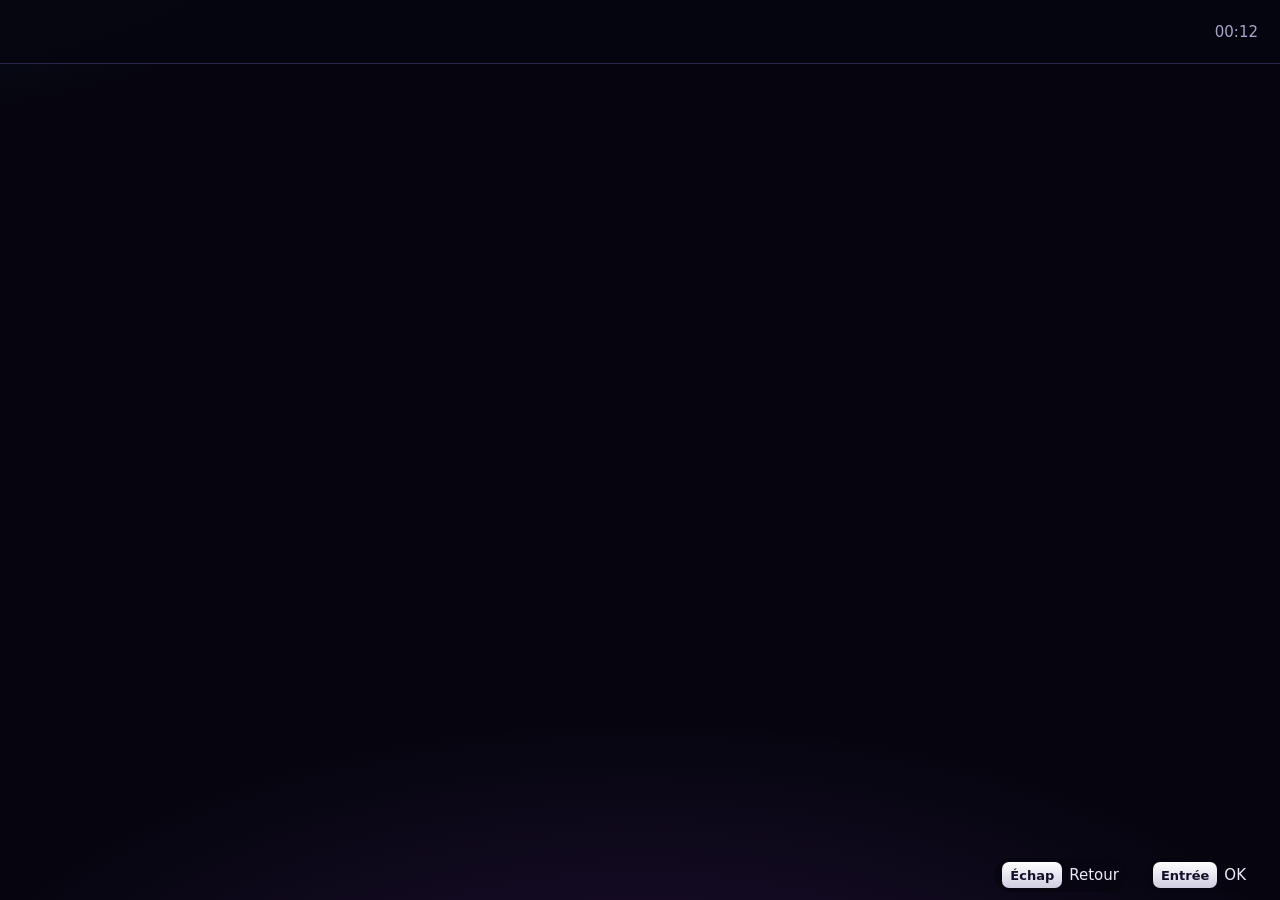
<file: rust/paymind-appli/ui/index.html>
<!doctype html>
<html lang="fr">
<head>
<meta charset="utf-8">
<meta name="viewport" content="width=device-width, initial-scale=1">
<title>Paymind</title>
<link rel="stylesheet" href="kit.css">
<link rel="stylesheet" href="portefeuille.css">
</head>
<body>
<!-- Le kit d'écrans de la suite (copie du kit commun, voir kit.js) : rien n'est dessiné ici, Rust envoie l'état -->
<div id="cadre">
  <div id="decor" aria-hidden="true"></div>
  <header class="haut" id="haut">
    <button type="button" class="marque" id="marque" title="Revenir à l'accueil"><span id="logoHote"></span><span id="titreTexte"></span></button>
    <nav class="onglets" id="onglets" aria-label="Pages"></nav>
    <div id="mascotte" aria-hidden="true"></div>
    <div class="ronds-haut" id="rondsHaut"></div>
    <div class="etat" id="etatHaut"></div>
  </header>
  <main id="ecran"></main>
  <footer class="bas"><div class="bas-g"><span id="dessinBas" aria-hidden="true"></span><span id="basG"></span></div>
    <div class="aides"><button type="button" class="aide" id="aideB"><i>Échap</i>Retour</button><button type="button" class="aide" id="aideA"><i>Entrée</i>OK</button></div></footer>
</div>
<canvas id="plasma" aria-hidden="true"></canvas>
<div id="bulle" role="status" aria-live="polite"></div>
<div id="occupe" role="status" aria-live="polite"><i></i><span></span></div>
<div id="questionM"></div>
<!-- (la seule écriture en ligne : la carte des modules de la 3D ; Tauri ajoute son empreinte à la CSP) -->
<script type="importmap">{ "imports": { "three": "./three/three.module.js" } }</script>
<!-- Le pont vers Rust d'abord (window.kitPont), puis l'accueil de Paymind (window.kitAccueil : le portefeuille, posé
     avant que le kit ne dessine son premier écran), puis le kit qui s'en sert -->
<script src="ipc.js"></script>
<script src="portefeuille.js"></script>
<script src="kit.js"></script>
<script type="module" src="plasma.js"></script>
</body>
</html>
</file>
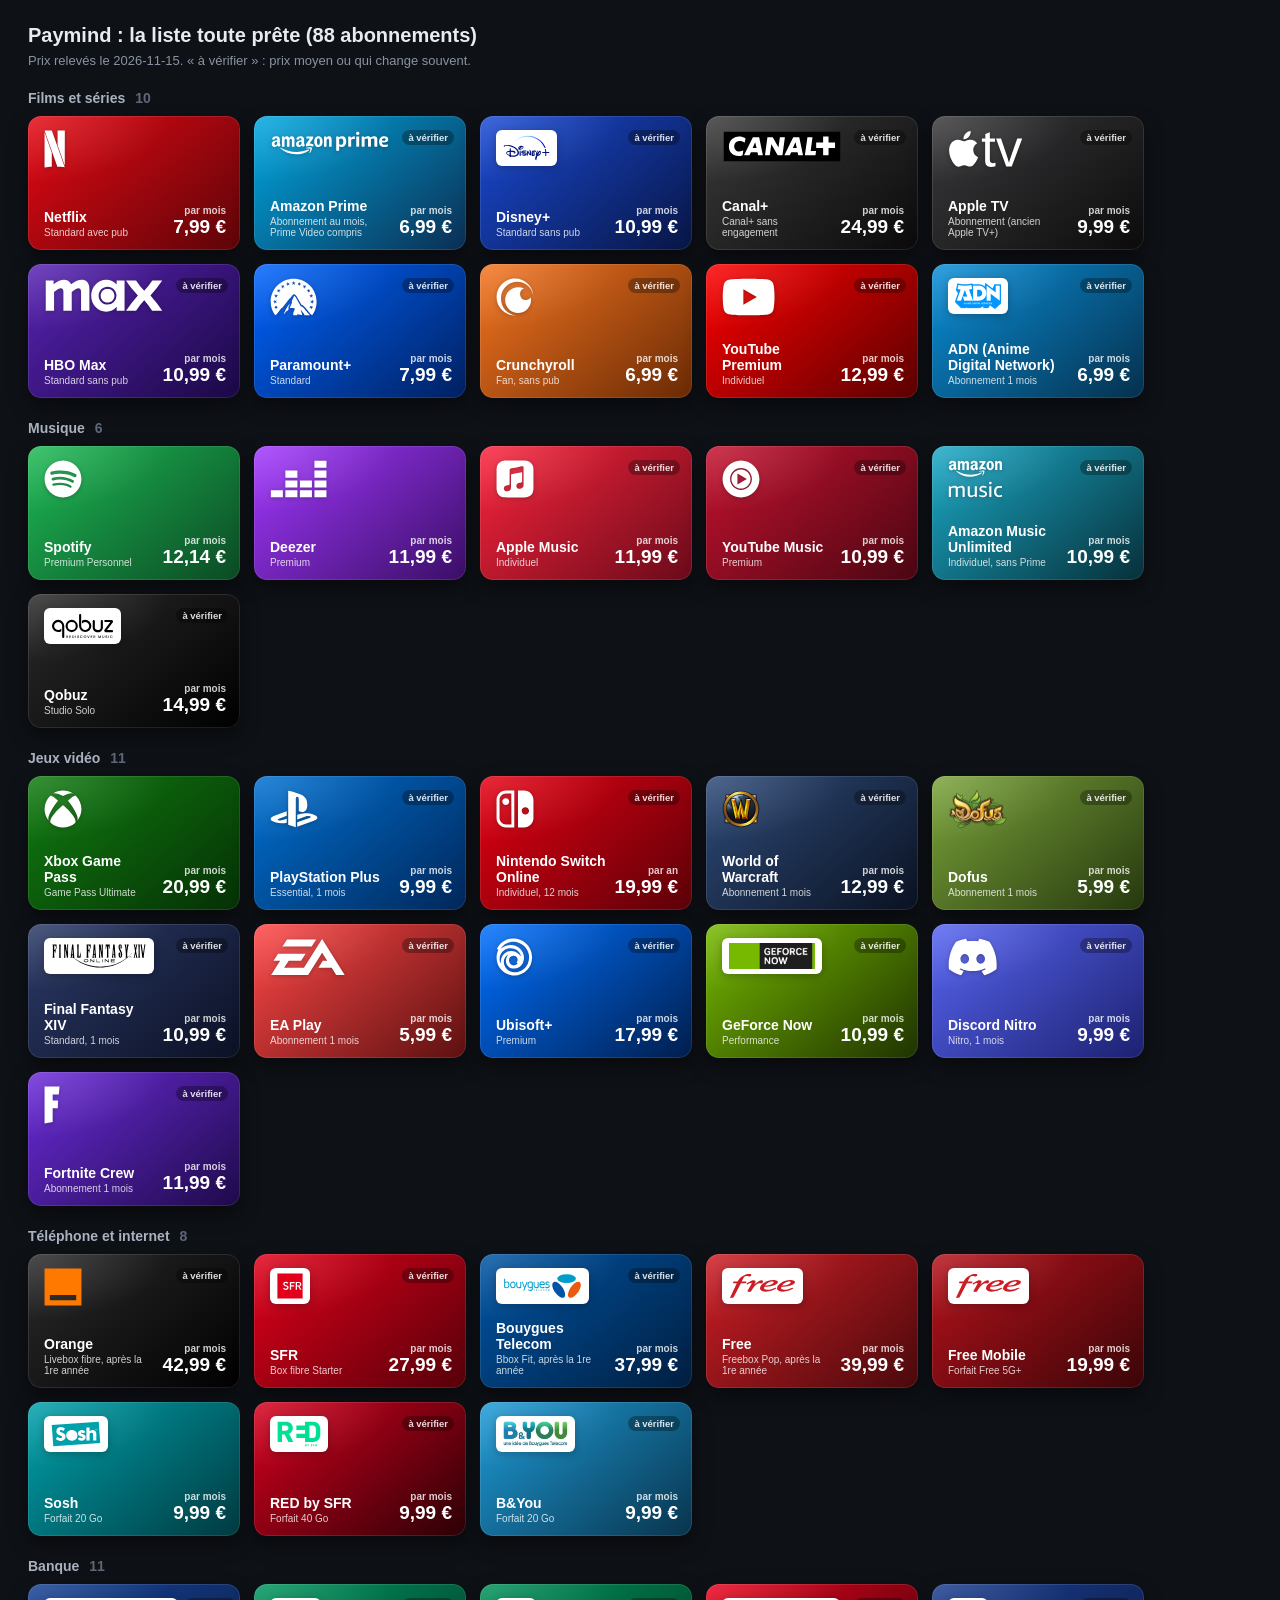
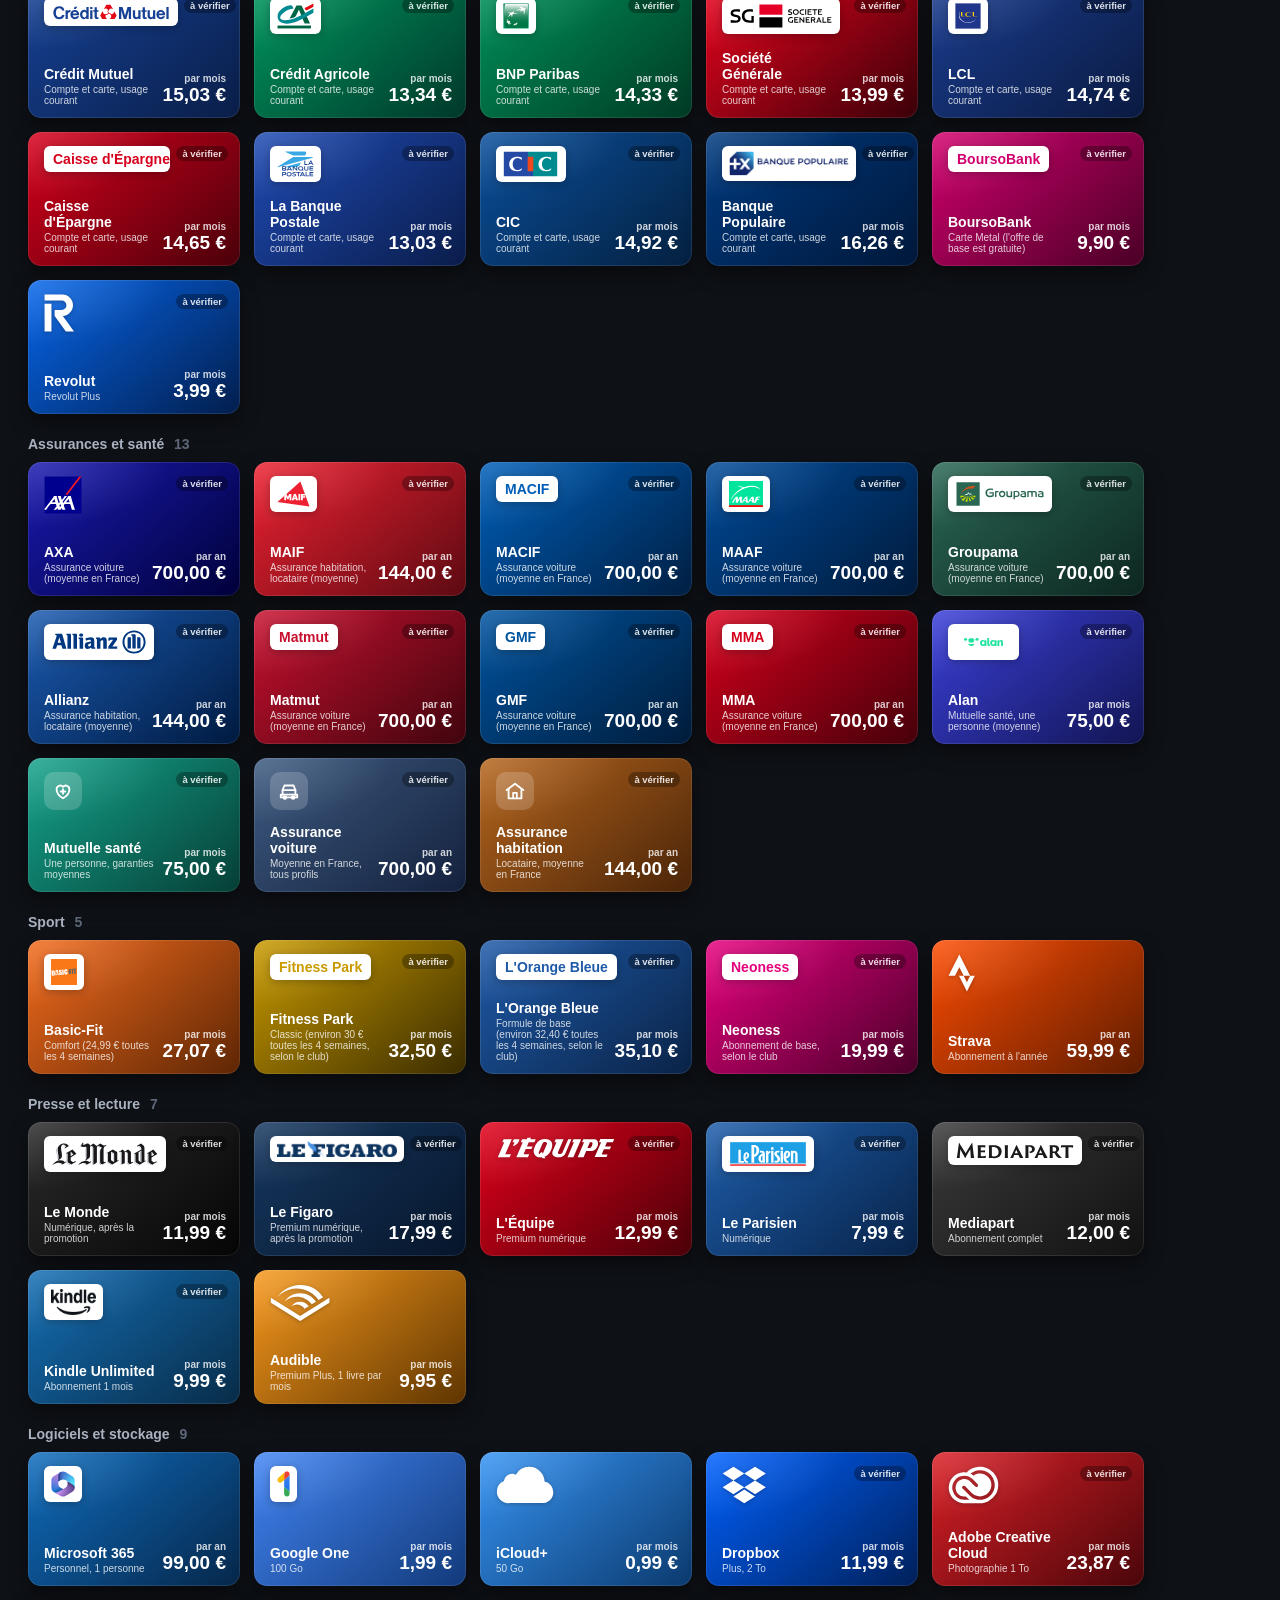
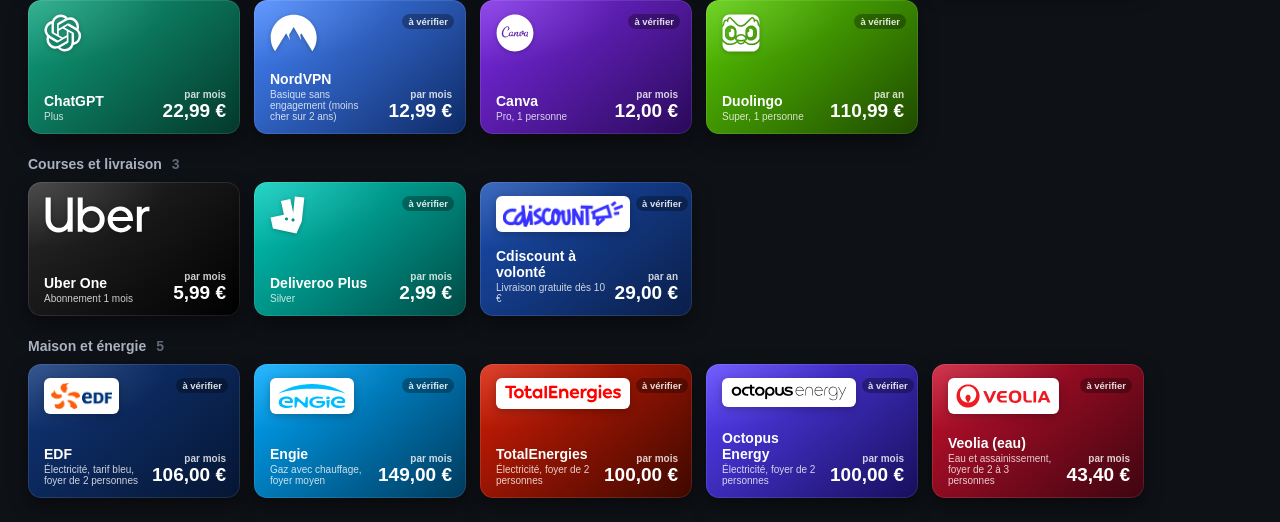
<file: catalogue/_apercu.html>
<!doctype html><html lang="fr"><head><meta charset="utf-8"><title>Paymind catalogue</title><style>
body{margin:0;padding:24px 28px;background:#0E1116;color:#E8ECF2;font-family:'Segoe UI',sans-serif;color-scheme:dark}
h1{font-size:20px;margin:0 0 6px} p.sous{margin:0 0 10px;color:#8A93A3;font-size:13px}
h2{font-size:14px;color:#AAB2C0;margin:22px 0 10px;font-weight:600} h2 span{color:#5F6878;margin-left:6px}
.rang{display:flex;flex-wrap:wrap;gap:14px}
.carte{position:relative;width:212px;height:134px;border-radius:13px;overflow:hidden;background:radial-gradient(120% 90% at 0% 0%,rgba(255,255,255,.16),transparent 55%),linear-gradient(140deg,var(--c1),var(--c2));box-shadow:0 8px 20px rgba(0,0,0,.45),inset 0 0 0 1px rgba(255,255,255,.1)}
.haut{position:absolute;left:16px;right:12px;top:14px;display:flex;justify-content:space-between;align-items:flex-start}
.haut i{font-style:normal;font-size:9.5px;font-weight:700;background:rgba(0,0,0,.35);padding:2px 6px;border-radius:9px;opacity:.85;white-space:nowrap;margin-left:6px}
.lg svg{display:block;filter:drop-shadow(0 1px 2px rgba(0,0,0,.25))} .lg.blanc svg,.lg.blanc svg *{fill:#fff}
.lg img{display:block}
.plaque{display:inline-flex;align-items:center;background:#fff;border-radius:6px;padding:5px 7px;box-shadow:0 2px 8px rgba(0,0,0,.25)} .plaque svg,.plaque img{display:block}
.plaque.texte{font-weight:800;font-size:14px;padding:5px 9px;white-space:nowrap;max-width:150px;overflow:hidden;text-overflow:ellipsis}
.picto{width:38px;height:38px;border-radius:10px;display:grid;place-items:center;background:rgba(255,255,255,.18)} .picto svg{width:22px;height:22px}
.bas{position:absolute;left:16px;right:14px;bottom:12px;display:flex;justify-content:space-between;align-items:flex-end;gap:8px}
.bas b{display:block;font-size:14px;line-height:1.1} .bas small{display:block;font-size:10px;opacity:.8;margin-top:2px;max-width:115px}
.prix{font-size:19px;font-weight:800;white-space:nowrap;text-align:right} .prix small{display:block;font-size:10px;font-weight:600;opacity:.8}
</style></head><body><h1>Paymind : la liste toute prête (88 abonnements)</h1><p class="sous">Prix relevés le 2026-11-15. « à vérifier » : prix moyen ou qui change souvent.</p>
<h2>Films et s&#233;ries <span>10</span></h2><div class='rang'><div class='carte' style='--c1:#E50914;--c2:#5C0408;color:#FFFFFF'><div class='haut'><span class='lg blanc'><svg style='width:21.4px;height:38px' preserveAspectRatio='xMidYMid meet' viewBox="5.038 -0.36 13.924 24.72" role="img" xmlns="http://www.w3.org/2000/svg"><title>Netflix</title><path d="M5.398 0v.006c3.028 8.556 5.37 15.175 8.348 23.596 2.344.058 4.85.398 4.854.398-2.8-7.924-5.923-16.747-8.487-24zm8.489 0v9.63L18.6 22.951c-.043-7.86-.004-15.913.002-22.95zM5.398 1.05V24c1.873-.225 2.81-.312 4.715-.398v-9.22z"/></svg></span></div><div class='bas'><div><b>Netflix</b><small>Standard avec pub</small></div><span class='prix'><small>par mois</small>7,99 €</span></div></div><div class='carte' style='--c1:#00A8E1;--c2:#0B2E52;color:#FFFFFF'><div class='haut'><span class='lg blanc'><svg style='width:120px;height:26.1px' preserveAspectRatio='xMidYMid meet' viewBox="-0.36 9.315 24.72 5.371" role="img" xmlns="http://www.w3.org/2000/svg"><title>Amazon Prime</title><path d="M1.8054 12.403c-.0699-.096-.144-.1746-.144-.3538v-.5945c0-.2523.0179-.484-.168-.6576-.1466-.1408-.3892-.1903-.5752-.1903-.3635 0-.7688.136-.8542.5849-.0087.0476.0258.0728.0573.08l.3703.0398c.0345-.0014.0597-.0358.066-.0703.032-.1544.1616-.2292.3073-.2292.0786 0 .1679.0292.214.099.0538.0787.0466.1864.0466.2772v.0495c-.2214.0248-.511.0413-.7183.1325-.2393.1034-.4072.314-.4072.6242 0 .3965.2504.595.5717.595.2718 0 .4198-.064.6295-.2776.0694.1005.0922.1495.219.2548.0285.015.0649.0136.0902-.0092l.294-.2524c.0312-.0257.0253-.067.001-.102m-.68-.5765c0 .149.0035.2728-.0713.4053-.0606.1072-.1572.1732-.2645.1732-.1465 0-.232-.1116-.232-.2766 0-.3257.2917-.3844.5679-.3844zm5.6864.5766c-.0694-.0961-.1441-.1747-.1441-.3539v-.5945c0-.2523.018-.484-.168-.6576-.1465-.1408-.3892-.1903-.5751-.1903-.3636 0-.7688.136-.8537.5849-.0093.0476.0257.0728.0568.08l.3703.0398c.0344-.0014.0596-.0358.066-.0703.032-.1544.1616-.2292.3072-.2292.0786 0 .168.0292.214.099.0539.0787.0466.1864.0466.2772v.0495c-.2213.0248-.511.0413-.7178.1325-.2397.1034-.4076.314-.4076.6242 0 .3965.2504.595.5717.595.2717 0 .4202-.064.63-.2776.0689.1005.0916.1495.2188.2548a.0788.0788 0 0 0 .0898-.0092l.001.001c.0767-.068.215-.1883.293-.2534.0312-.0257.0259-.067.0011-.102m-.7513-.1712c-.0607.1072-.1572.1732-.2646.1732-.1465 0-.232-.1116-.232-.2766 0-.3257.2918-.3844.568-.3844v.0825c0 .149.0038.2728-.0714.4053m5.16.5307h-.3806a.0717.0717 0 0 1-.0684-.0704l-.0007-1.9608c.0032-.0359.0349-.064.0734-.064h.3542a.0725.0725 0 0 1 .0678.0547v.2999h.0073c.107-.2682.2566-.396.5204-.396.1711 0 .3387.0618.4457.231.0998.1567.0998.4206.0998.6104v1.2335c-.0043.0347-.0355.0617-.0732.0617h-.3829a.072.072 0 0 1-.068-.0617v-1.0643c0-.2145.025-.528-.2388-.528-.0927 0-.1782.0619-.221.1567-.0535.1197-.0607.2393-.0607.3713v1.0554a.073.073 0 0 1-.0743.0706M9.612 10.6259c.5668 0 .8733.4868.8733 1.1055 0 .598-.3385 1.0724-.8733 1.0724-.5561 0-.8592-.4868-.8592-1.0931 0-.6104.3066-1.0848.8592-1.0848m.0035.4002c-.2817 0-.2994.3835-.2994.6227 0 .2392-.0036.7507.296.7507.2958 0 .31-.4125.31-.664 0-.1649-.0071-.363-.057-.5197-.0428-.1362-.1285-.1897-.2496-.1897m-7.062 1.7364h-.3819a.0719.0719 0 0 1-.0683-.0646l.0003-1.96c0-.0393.033-.0706.0738-.0706h.3556c.0372.0017.067.03.0694.0657v.256h.0071c.0927-.2476.2674-.363.5027-.363.2388 0 .3886.1154.4954.363.0928-.2476.3031-.363.5277-.363.1605 0 .3351.066.4421.2144.1212.165.0963.4042.0963.6146l-.0004 1.237c0 .039-.033.0705-.0737.0705h-.3813a.0715.0715 0 0 1-.0686-.0704v-1.0392c0-.0824.007-.2886-.0109-.367-.0284-.132-.114-.1692-.2244-.1692-.0928 0-.189.062-.2283.1608-.0392.0991-.0356.264-.0356.3754v1.039c0 .0392-.033.0706-.0737.0706h-.3815a.0716.0716 0 0 1-.0685-.0704l-.0004-1.0392c0-.2185.0356-.5402-.2352-.5402-.2745 0-.2638.3134-.2638.5402l-.0002 1.039c0 .0392-.033.0706-.0737.0706m4.5791-1.7494v-.28a.0692.0692 0 0 1 .071-.071h1.2553c.0402 0 .0724.0291.0724.0706v.2402c-.0003.0403-.0343.0929-.0945.1763l-.6502.9284c.2413-.0056.4967.0306.716.1538.0494.0278.0627.069.0666.1093v.2989c0 .0411-.0451.0888-.0925.064-.3863-.2024-.8991-.2245-1.3263.0025-.0437.0232-.0894-.0238-.0894-.065v-.284c0-.0455.0009-.1233.0467-.1926l.7534-1.0808h-.656c-.04 0-.0722-.0286-.0725-.0706m.8171 2.1613c-.0917-.1174-.606-.0556-.8372-.028-.07.0084-.0809-.0527-.0179-.097.4105-.2882 1.0829-.205 1.1611-.1085.0787.0973-.0207.7715-.4052 1.0933-.0592.0494-.1155.023-.0892-.0423.0865-.2161.2802-.7.1884-.8175m-.2983.3406c-.717.529-1.7563.8105-2.6514.8105-1.2543 0-2.384-.4638-3.2388-1.2355-.067-.0607-.0072-.1434.0735-.0965.9222.5366 2.0628.8598 3.2406.8598.7947 0 1.6681-.1649 2.4719-.5058.1211-.0514.2228.0799.1042.1675m15.5297-.693c-.342 0-.6045-.0938-.7879-.2813-.1835-.1875-.275-.4563-.275-.8065 0-.3584.0935-.6397.2811-.8437.1875-.204.4481-.3061.7817-.3061.2565 0 .4571.062.6019.1861.1447.1241.2171.2895.2171.4963 0 .2068-.078.3634-.2337.4694-.1558.1063-.3853.1593-.6887.1593-.157 0-.2936-.0151-.4094-.0455.0165.1847.0724.3171.1675.397.0952.08.2392.12.4323.12.0771 0 .1522-.0048.2253-.0145.073-.0096.1744-.031.304-.064a.163.163 0 0 1 .0455-.0084c.0468 0 .0703.0318.0703.0952v.1902c0 .0441-.0062.0752-.0185.093-.0125.018-.0366.0339-.0725.0476-.2013.0772-.415.1158-.641.1158m-.1365-1.2986c.1406 0 .2426-.0214.306-.0641.0634-.0428.0952-.1083.0952-.1965 0-.1738-.1034-.2606-.3102-.2606-.2647 0-.4177.1628-.4591.488.1103.0221.233.0332.3681.0332M18.6275 12.76c-.0359 0-.0622-.0082-.0786-.0248-.0166-.0165-.0248-.0427-.0248-.0786V10.75c0-.0387.0082-.0655.0248-.0807.0164-.0151.0427-.0227.0786-.0227h.2977c.0634 0 .102.0303.1159.091l.033.1116c.1461-.0965.2778-.1647.395-.2047.1171-.04.2378-.06.362-.06.248 0 .4231.0882.5251.2647.1407-.0937.273-.1613.3972-.2026.124-.0414.2522-.062.3846-.062.193 0 .3425.0536.4487.1612.1061.1076.1593.258.1593.4508v1.46c0 .0359-.0077.062-.0228.0786-.0152.0166-.042.0248-.0807.0248h-.397c-.0359 0-.062-.0082-.0785-.0248-.0166-.0165-.025-.0427-.025-.0786V11.329c0-.1875-.084-.2813-.2522-.2813-.1489 0-.2992.0359-.4508.1075v1.5014c0 .0359-.0076.062-.0228.0786-.0152.0166-.042.0248-.0806.0248h-.397c-.036 0-.0621-.0082-.0787-.0248-.0165-.0165-.0248-.0427-.0248-.0786V11.329c0-.1875-.0842-.2813-.2523-.2813-.1544 0-.306.0373-.4549.1116v1.4973c0 .0359-.0077.062-.0227.0786-.0153.0166-.0422.0248-.0807.0248zm-.9174-2.4402c-.1048 0-.1888-.029-.2522-.0869-.0635-.0578-.0952-.1364-.0952-.2357s.0317-.1778.0952-.2357c.0634-.058.1474-.0869.2523-.0869.1046 0 .1888.029.2522.0869.0634.0579.0952.1364.0952.2357s-.0318.1779-.0952.2357c-.0634.058-.1476.087-.2523.087m-.1985 2.4401c-.0358 0-.062-.0083-.0786-.0249-.0166-.0164-.0248-.0426-.0248-.0785V10.75c0-.0386.0082-.0655.0248-.0807.0165-.0151.0428-.0227.0786-.0227h.397c.0386 0 .0655.0076.0807.0227.0151.0152.0228.042.0228.0807v1.9066c0 .036-.0077.062-.0228.0785-.0152.0166-.042.025-.0807.025zm-1.6527 0c-.0359 0-.0622-.0082-.0786-.0248-.0166-.0165-.0248-.0427-.0248-.0786V10.75c0-.0387.0082-.0655.0248-.0807.0164-.0151.0427-.0227.0786-.0227h.2977c.0634 0 .102.0303.1158.091l.0538.2233c.1103-.1214.2144-.2075.3123-.2585a.6664.6664 0 0 1 .3123-.0765h.0578c.0386 0 .0662.0076.0827.0227.0166.0152.0248.042.0248.0807v.3474c0 .0358-.0076.062-.0227.0785-.0151.0166-.042.025-.0807.025a.8293.8293 0 0 1-.0744-.0043 1.3657 1.3657 0 0 0-.1158-.0041c-.0634 0-.1406.009-.2316.0269-.091.018-.1682.0407-.2316.0683v1.3896c0 .0359-.0077.062-.0227.0786-.0153.0166-.0422.0248-.0807.0248zm-2.477.852c-.0358 0-.062-.0077-.0786-.0227-.0165-.0153-.0248-.042-.0248-.0807V10.75c0-.0386.0083-.0655.0248-.0807.0166-.0151.0428-.0227.0786-.0227h.2978c.0634 0 .102.0304.1157.091l.029.1075c.0828-.08.1827-.1433.2999-.1903a.9562.9562 0 0 1 .3578-.0703c.2673 0 .479.098.6348.2937.1558.1958.2337.4605.2337.794 0 .229-.0386.4288-.1157.5997-.0772.171-.1821.3027-.3144.395-.1324.0925-.284.1386-.4549.1386a.965.965 0 0 1-.3226-.0538c-.1021-.0358-.189-.0854-.2606-.1489v.9058c0 .0386-.0076.0654-.0227.0807-.0153.015-.0421.0227-.0807.0227zm.9057-1.2615c.1545 0 .2682-.0523.3413-.157.073-.1048.1097-.2703.1097-.4964 0-.2288-.036-.3956-.1076-.5005-.0718-.1048-.1862-.1571-.3434-.1571a.7883.7883 0 0 0-.4052.1116v1.0878c.1212.0744.2564.1116.4052.1116Z"/></svg></span><i>à vérifier</i></div><div class='bas'><div><b>Amazon Prime</b><small>Abonnement au mois, Prime Video compris</small></div><span class='prix'><small>par mois</small>6,99 €</span></div></div><div class='carte' style='--c1:#1A4BD6;--c2:#081544;color:#FFFFFF'><div class='haut'><span class='plaque'><img src='logos/disneyplus.svg' style='width:46.8px;height:26px;object-fit:contain' alt=''></span><i>à vérifier</i></div><div class='bas'><div><b>Disney+</b><small>Standard sans pub</small></div><span class='prix'><small>par mois</small>10,99 €</span></div></div><div class='carte' style='--c1:#3A3A3A;--c2:#0A0A0A;color:#FFFFFF'><div class='haut'><span class='lg couleur'><img src='logos/canalplus.svg' style='width:120px;height:32.7px;object-fit:contain' alt=''></span><i>à vérifier</i></div><div class='bas'><div><b>Canal+</b><small>Canal+ sans engagement</small></div><span class='prix'><small>par mois</small>24,99 €</span></div></div><div class='carte' style='--c1:#3A3A3C;--c2:#0B0B0C;color:#FFFFFF'><div class='haut'><span class='lg blanc'><svg style='width:75.3px;height:38px' preserveAspectRatio='xMidYMid meet' viewBox="-0.36 5.764 24.72 12.472" role="img" xmlns="http://www.w3.org/2000/svg"><title>Apple TV</title><path d="M20.57 17.735h-1.815l-3.34-9.203h1.633l2.02 5.987c.075.231.273.9.586 2.012l.297-.997.33-1.006 2.094-6.004H24zm-5.344-.066a5.76 5.76 0 0 1-1.55.207c-1.23 0-1.84-.693-1.84-2.087V9.646h-1.063V8.532h1.121V7.081l1.476-.602v2.062h1.707v1.113H13.38v5.805c0 .446.074.75.214.932.14.182.396.264.75.264.207 0 .495-.041.883-.115zm-7.29-5.343c.017 1.764 1.55 2.358 1.567 2.366-.017.042-.248.842-.808 1.658-.487.71-.99 1.418-1.79 1.435-.783.016-1.03-.462-1.93-.462-.89 0-1.17.445-1.913.478-.758.025-1.344-.775-1.838-1.484-.998-1.451-1.765-4.098-.734-5.88.51-.89 1.426-1.451 2.416-1.46.75-.016 1.468.512 1.93.512.461 0 1.327-.627 2.234-.536.38.016 1.452.157 2.136 1.154-.058.033-1.278.743-1.27 2.219M6.468 7.988c.404-.495.685-1.18.61-1.864-.585.025-1.294.388-1.723.883-.38.437-.71 1.138-.619 1.806.652.05 1.328-.338 1.732-.825Z"/></svg></span><i>à vérifier</i></div><div class='bas'><div><b>Apple TV</b><small>Abonnement (ancien Apple TV+)</small></div><span class='prix'><small>par mois</small>9,99 €</span></div></div><div class='carte' style='--c1:#5822B4;--c2:#1A0844;color:#FFFFFF'><div class='haut'><span class='lg blanc'><svg style='width:120px;height:35.4px' preserveAspectRatio='xMidYMid meet' viewBox="-0.36 8.356 24.72 7.289" role="img" xmlns="http://www.w3.org/2000/svg"><title>HBO Max</title><path d="M3.784 8.716c-.655 0-1.32.29-2.173.946v-.78H0v6.236h1.715V11.24c.749-.592 1.091-.78 1.372-.78.333 0 .551.209.551.729v3.928h1.715V11.23c.748-.582 1.081-.769 1.372-.769.333 0 .55.208.55.728v3.928H8.99v-4.53c0-1.403-.8-1.871-1.57-1.871-.654 0-1.32.27-2.192.936-.28-.697-.894-.936-1.444-.936zm8.689 0c-1.705 0-3.118 1.466-3.118 3.284 0 1.82 1.413 3.285 3.118 3.285.842 0 1.57-.312 2.131-.988v.82h1.632V8.883h-1.632v.822c-.561-.676-1.29-.988-2.131-.988zm4.064.166c.707 1.102 1.507 2.09 2.443 3.077a26.593 26.593 0 0 0-2.443 3.16h2.069a13.603 13.603 0 0 1 1.673-2.183 14.067 14.067 0 0 1 1.632 2.182H24a25.142 25.142 0 0 0-2.432-3.16A23.918 23.918 0 0 0 24 8.883h-2.047a14.65 14.65 0 0 1-1.674 2.11 13.357 13.357 0 0 1-1.674-2.11zm-3.804 1.279c1.018 0 1.84.82 1.84 1.84a1.837 1.837 0 0 1-1.84 1.839c-1.019 0-1.84-.82-1.84-1.84 0-1.018.821-1.84 1.84-1.84zm0 .415c-.78 0-1.414.633-1.414 1.423s.634 1.424 1.413 1.424c.78 0 1.414-.634 1.414-1.424s-.634-1.424-1.414-1.424z"/></svg></span><i>à vérifier</i></div><div class='bas'><div><b>HBO Max</b><small>Standard sans pub</small></div><span class='prix'><small>par mois</small>10,99 €</span></div></div><div class='carte' style='--c1:#0064FF;--c2:#002060;color:#FFFFFF'><div class='haut'><span class='lg blanc'><svg style='width:47.3px;height:38px' preserveAspectRatio='xMidYMid meet' viewBox="-0.36 2.077 24.72 19.846" role="img" xmlns="http://www.w3.org/2000/svg"><title>Paramount+</title><path d="M16.347 21.373c.057-.084.151-.314-.025-.74l-.53-1.428c-.073-.182.084-.293.19-.173 0 0 1.004 1.157 1.264 1.64l.495.822c.425.028 1.6.06 2.732.06a3.26 3.26 0 0 1-.316-.364c-1.93-2.392-3.154-3.724-3.166-3.737-.391-.426-.572-.508-.87-.643a4.82 4.82 0 0 1-.138-.065v.364c0 .047-.057.073-.086.022l-2.846-5.001a1.598 1.598 0 0 0-.508-.587l-.277-.194-1.354 3.123c.212 0 .354.216.27.409l-1.25 2.893h1.147c.443 0 .883.087 1.294.255l.302.125s-.913 1.878-.913 2.867c0 .181.028.362.075.534h2.104l-.096-.595s1.266.294 2.502.413M12 2.437c-6.627 0-12 5.373-12 12 0 2.669.873 5.133 2.346 7.126.503-.218.783-.542.983-.791l2.234-2.858a.467.467 0 0 1 .179-.138l.336-.146 3.674-4.659.534-.417 1.094-1.524a.482.482 0 0 1 .101-.102l.478-.347a.34.34 0 0 1 .398-.004l.578.407c.308.216.557.504.726.84l2.322 4.077c.051.09.09.129.182.174.454.227.732.268 1.33.913.277.304 1.495 1.666 3.203 3.784.236.318.538.588.963.783A11.948 11.948 0 0 0 24 14.437c0-6.627-5.373-12-12-12M3.236 15.1l-.778-.253-.48.662v-.818l-.778-.253.778-.253v-.818l.48.662.778-.253-.48.662Zm-.185 2.676-.252.778-.253-.778h-.818l.661-.481-.253-.777.663.48.66-.48-.252.777.662.481Zm.156-6.195.253.778-.661-.48-.663.48.253-.778-.66-.48h.817l.253-.778.252.777h.818Zm1.314-1.76L4.04 9.16l-.778.253.48-.661-.48-.663.778.254.48-.662v.818l.778.253-.777.252Zm2.045-2.862-.253.777-.252-.777h-.818l.662-.48-.253-.778.661.48.661-.48-.252.777.662.48Zm2.577-1.313-.48.661V5.49l-.779-.254.778-.253v-.817l.48.66.78-.253-.481.663.48.66zm3.265-.75.253.778-.661-.48-.662.48.252-.777-.66-.481h.818L12 3.637l.252.778h.818zm2.93.595v.816l-.481-.661-.777.252.48-.662-.48-.662.777.253.48-.66v.817l.779.252zm5.426 8.285.778.253.48-.662v.818l.778.253-.778.253v.818l-.48-.662-.778.253.48-.662zm-3.077-6.04-.253-.777h-.818l.662-.48-.253-.778.662.48.662-.48-.254.778.662.48h-.818zm1.792 2.086v-.818l-.777-.252.777-.253V7.68l.481.662.777-.254-.48.663.48.66-.777-.252zm1.469 1.278.253-.777.254.777h.816l-.66.481.252.778-.662-.48-.661.48.253-.778-.662-.48zm.506 6.676-.253.778-.253-.778h-.817l.662-.481-.253-.777.66.48.663-.48-.253.777.661.481zm-12.08-.615.76-1.588c.024-.048-.032-.108-.067-.067l-.664.668c-.313.329-.847 1.25-.95 1.421l-.808 1.335a.109.109 0 0 1 .1.162l-.739 1.238c-.18.309.145.523.189.452 1.157-1.868 1.832-1.719 1.832-1.719l.387-.897c.022-.047-.001-.1-.05-.12-.12-.05-.316-.27.01-.885z"/></svg></span><i>à vérifier</i></div><div class='bas'><div><b>Paramount+</b><small>Standard</small></div><span class='prix'><small>par mois</small>7,99 €</span></div></div><div class='carte' style='--c1:#F47521;--c2:#6A2A04;color:#FFFFFF'><div class='haut'><span class='lg blanc'><svg style='width:38px;height:38px' preserveAspectRatio='xMidYMid meet' viewBox="-0.36 -0.36 24.72 24.72" role="img" xmlns="http://www.w3.org/2000/svg"><title>Crunchyroll</title><path d="M2.933 13.467a10.55 10.55 0 1 1 21.067-.8V12c0-6.627-5.373-12-12-12S0 5.373 0 12s5.373 12 12 12h.8a10.617 10.617 0 0 1-9.867-10.533zM19.2 14a3.85 3.85 0 0 1-1.333-7.467A7.89 7.89 0 0 0 14 5.6a8.4 8.4 0 1 0 8.4 8.4 6.492 6.492 0 0 0-.133-1.6A3.415 3.415 0 0 1 19.2 14z"/></svg></span><i>à vérifier</i></div><div class='bas'><div><b>Crunchyroll</b><small>Fan, sans pub</small></div><span class='prix'><small>par mois</small>6,99 €</span></div></div><div class='carte' style='--c1:#FF0000;--c2:#5A0000;color:#FFFFFF'><div class='haut'><span class='lg blanc'><svg style='width:53.3px;height:38px' preserveAspectRatio='xMidYMid meet' viewBox="-0.36 3.185 24.72 17.63" role="img" xmlns="http://www.w3.org/2000/svg"><title>YouTube</title><path d="M23.498 6.186a3.016 3.016 0 0 0-2.122-2.136C19.505 3.545 12 3.545 12 3.545s-7.505 0-9.377.505A3.017 3.017 0 0 0 .502 6.186C0 8.07 0 12 0 12s0 3.93.502 5.814a3.016 3.016 0 0 0 2.122 2.136c1.871.505 9.376.505 9.376.505s7.505 0 9.377-.505a3.015 3.015 0 0 0 2.122-2.136C24 15.93 24 12 24 12s0-3.93-.502-5.814zM9.545 15.568V8.432L15.818 12l-6.273 3.568z"/></svg></span><i>à vérifier</i></div><div class='bas'><div><b>YouTube Premium</b><small>Individuel</small></div><span class='prix'><small>par mois</small>12,99 €</span></div></div><div class='carte' style='--c1:#0A8FD8;--c2:#05304D;color:#FFFFFF'><div class='haut'><span class='plaque'><img src='logos/adn.png' style='width:46px;height:26px;object-fit:contain' alt=''></span><i>à vérifier</i></div><div class='bas'><div><b>ADN (Anime Digital Network)</b><small>Abonnement 1 mois</small></div><span class='prix'><small>par mois</small>6,99 €</span></div></div></div><h2>Musique <span>6</span></h2><div class='rang'><div class='carte' style='--c1:#1DB954;--c2:#0B4A24;color:#FFFFFF'><div class='haut'><span class='lg blanc'><svg style='width:38px;height:38px' preserveAspectRatio='xMidYMid meet' viewBox="-0.36 -0.36 24.72 24.72" role="img" xmlns="http://www.w3.org/2000/svg"><title>Spotify</title><path d="M12 0C5.4 0 0 5.4 0 12s5.4 12 12 12 12-5.4 12-12S18.66 0 12 0zm5.521 17.34c-.24.359-.66.48-1.021.24-2.82-1.74-6.36-2.101-10.561-1.141-.418.122-.779-.179-.899-.539-.12-.421.18-.78.54-.9 4.56-1.021 8.52-.6 11.64 1.32.42.18.479.659.301 1.02zm1.44-3.3c-.301.42-.841.6-1.262.3-3.239-1.98-8.159-2.58-11.939-1.38-.479.12-1.02-.12-1.14-.6-.12-.48.12-1.021.6-1.141C9.6 9.9 15 10.561 18.72 12.84c.361.181.54.78.241 1.2zm.12-3.36C15.24 8.4 8.82 8.16 5.16 9.301c-.6.179-1.2-.181-1.38-.721-.18-.601.18-1.2.72-1.381 4.26-1.26 11.28-1.02 15.721 1.621.539.3.719 1.02.419 1.56-.299.421-1.02.599-1.559.3z"/></svg></span></div><div class='bas'><div><b>Spotify</b><small>Premium Personnel</small></div><span class='prix'><small>par mois</small>12,14 €</span></div></div><div class='carte' style='--c1:#A238FF;--c2:#3A0E66;color:#FFFFFF'><div class='haut'><span class='lg blanc'><svg style='width:57.3px;height:38px' preserveAspectRatio='xMidYMid meet' viewBox="-0.36 3.8 24.72 16.399" role="img" xmlns="http://www.w3.org/2000/svg"><title>Deezer</title><path d="M18.81 4.16v3.03H24V4.16h-5.19zM6.27 8.38v3.027h5.189V8.38h-5.19zm12.54 0v3.027H24V8.38h-5.19zM6.27 12.594v3.027h5.189v-3.027h-5.19zm6.271 0v3.027h5.19v-3.027h-5.19zm6.27 0v3.027H24v-3.027h-5.19zM0 16.81v3.029h5.19v-3.03H0zm6.27 0v3.029h5.189v-3.03h-5.19zm6.271 0v3.029h5.19v-3.03h-5.19zm6.27 0v3.029H24v-3.03h-5.19Z"/></svg></span></div><div class='bas'><div><b>Deezer</b><small>Premium</small></div><span class='prix'><small>par mois</small>11,99 €</span></div></div><div class='carte' style='--c1:#FA243C;--c2:#6A0A1A;color:#FFFFFF'><div class='haut'><span class='lg blanc'><svg style='width:38px;height:38px' preserveAspectRatio='xMidYMid meet' viewBox="-0.36 -0.358 24.72 24.716" role="img" xmlns="http://www.w3.org/2000/svg"><title>Apple Music</title><path d="M23.994 6.124a9.23 9.23 0 00-.24-2.19c-.317-1.31-1.062-2.31-2.18-3.043a5.022 5.022 0 00-1.877-.726 10.496 10.496 0 00-1.564-.15c-.04-.003-.083-.01-.124-.013H5.986c-.152.01-.303.017-.455.026-.747.043-1.49.123-2.193.4-1.336.53-2.3 1.452-2.865 2.78-.192.448-.292.925-.363 1.408-.056.392-.088.785-.1 1.18 0 .032-.007.062-.01.093v12.223c.01.14.017.283.027.424.05.815.154 1.624.497 2.373.65 1.42 1.738 2.353 3.234 2.801.42.127.856.187 1.293.228.555.053 1.11.06 1.667.06h11.03a12.5 12.5 0 001.57-.1c.822-.106 1.596-.35 2.295-.81a5.046 5.046 0 001.88-2.207c.186-.42.293-.87.37-1.324.113-.675.138-1.358.137-2.04-.002-3.8 0-7.595-.003-11.393zm-6.423 3.99v5.712c0 .417-.058.827-.244 1.206-.29.59-.76.962-1.388 1.14-.35.1-.706.157-1.07.173-.95.045-1.773-.6-1.943-1.536a1.88 1.88 0 011.038-2.022c.323-.16.67-.25 1.018-.324.378-.082.758-.153 1.134-.24.274-.063.457-.23.51-.516a.904.904 0 00.02-.193c0-1.815 0-3.63-.002-5.443a.725.725 0 00-.026-.185c-.04-.15-.15-.243-.304-.234-.16.01-.318.035-.475.066-.76.15-1.52.303-2.28.456l-2.325.47-1.374.278c-.016.003-.032.01-.048.013-.277.077-.377.203-.39.49-.002.042 0 .086 0 .13-.002 2.602 0 5.204-.003 7.805 0 .42-.047.836-.215 1.227-.278.64-.77 1.04-1.434 1.233-.35.1-.71.16-1.075.172-.96.036-1.755-.6-1.92-1.544-.14-.812.23-1.685 1.154-2.075.357-.15.73-.232 1.108-.31.287-.06.575-.116.86-.177.383-.083.583-.323.6-.714v-.15c0-2.96 0-5.922.002-8.882 0-.123.013-.25.042-.37.07-.285.273-.448.546-.518.255-.066.515-.112.774-.165.733-.15 1.466-.296 2.2-.444l2.27-.46c.67-.134 1.34-.27 2.01-.403.22-.043.442-.088.663-.106.31-.025.523.17.554.482.008.073.012.148.012.223.002 1.91.002 3.822 0 5.732z"/></svg></span><i>à vérifier</i></div><div class='bas'><div><b>Apple Music</b><small>Individuel</small></div><span class='prix'><small>par mois</small>11,99 €</span></div></div><div class='carte' style='--c1:#C4122F;--c2:#4A0612;color:#FFFFFF'><div class='haut'><span class='lg blanc'><svg style='width:38px;height:38px' preserveAspectRatio='xMidYMid meet' viewBox="-0.36 -0.36 24.72 24.72" role="img" xmlns="http://www.w3.org/2000/svg"><title>YouTube Music</title><path d="M12 0C5.376 0 0 5.376 0 12s5.376 12 12 12 12-5.376 12-12S18.624 0 12 0zm0 19.104c-3.924 0-7.104-3.18-7.104-7.104S8.076 4.896 12 4.896s7.104 3.18 7.104 7.104-3.18 7.104-7.104 7.104zm0-13.332c-3.432 0-6.228 2.796-6.228 6.228S8.568 18.228 12 18.228s6.228-2.796 6.228-6.228S15.432 5.772 12 5.772zM9.684 15.54V8.46L15.816 12l-6.132 3.54z"/></svg></span><i>à vérifier</i></div><div class='bas'><div><b>YouTube Music</b><small>Premium</small></div><span class='prix'><small>par mois</small>10,99 €</span></div></div><div class='carte' style='--c1:#1BA9C6;--c2:#06303A;color:#FFFFFF'><div class='haut'><span class='lg blanc'><svg style='width:54.9px;height:38px' preserveAspectRatio='xMidYMid meet' viewBox="-0.36 3.438 24.72 17.124" role="img" xmlns="http://www.w3.org/2000/svg"><title>Amazon Music</title><path d="M14.8454 9.4083c-1.3907 1.0194-3.405 1.563-5.1424 1.563a9.333 9.333 0 0 1-6.2768-2.3835c-.1313-.117-.0143-.277.1415-.1846a12.693 12.693 0 0 0 6.285 1.6574c1.5384 0 3.2348-.318 4.7917-.9764.2359-.0985.4328.1538.203.324h-.002zm.5784-.6564c-.1784-.2257-1.1753-.1087-1.6225-.0554-.1374.0164-.158-.1026-.0349-.1867.796-.5558 2.0984-.3958 2.2502-.2092.1539.1867-.041 1.4872-.7856 2.1087-.1149.0964-.2236.0451-.1723-.082.1682-.4165.5436-1.3498.3651-1.5754zm-1.5917-4.1702v-.5394c0-.082.0615-.1375.1374-.1375h2.4348c.078 0 .1395.0554.1395.1354v.4636c0 .078-.0656.1805-.1846.3405L15.0997 6.635c.4677-.0102.9641.0595 1.3887.2974.0964.0534.123.1334.1292.2113v.5744c0 .082-.0882.1723-.1784.123a2.8163 2.8163 0 0 0-2.5723.0062c-.0861.0451-.1743-.0451-.1743-.1251v-.5477c0-.0882.002-.238.0902-.3713l1.4626-2.0881h-1.2718c-.078 0-.1415-.0534-.1436-.1354l.002.002zm4.808-.7466c1.0995 0 1.6944.9395 1.6944 2.1333 0 1.1528-.6564 2.0676-1.6943 2.0676-1.079 0-1.6656-.9395-1.6656-2.1087 0-1.1774.5948-2.0922 1.6656-2.0922zm.0062.7713c-.5456 0-.5805.7384-.5805 1.202 0 .4615-.0061 1.4481.5744 1.4481.5743 0 .601-.7958.601-1.282 0-.318-.0144-.6994-.1108-1.001-.082-.2625-.2482-.3671-.4841-.3671zm-6.008 3.3414c-.0493.041-.1395.0451-.1744.0164-.2543-.1949-.4246-.4923-.4246-.4923-.4061.4123-.6954.5374-1.2225.5374-.6215 0-1.1077-.3835-1.1077-1.1486a1.2512 1.2512 0 0 1 .7897-1.2041c.402-.1764.9641-.2072 1.3928-.2564 0 0 .0349-.4615-.0902-.6297a.521.521 0 0 0-.4164-.1908c-.2728 0-.5395.1477-.5928.4328-.0144.082-.0739.1518-.1395.1436L9.945 5.08a.1292.1292 0 0 1-.1108-.1537c.1641-.8657.9498-1.1282 1.6554-1.1282.361 0 .8307.0964 1.1158.3671.359.3344.3262.7795.3262 1.2677v1.1487c0 .3446.1436.4964.279.681.0471.0677.0574.1477-.002.197-.1519.125-.5703.4881-.5703.4881zm-.7467-1.7969v-.16c-.5353 0-1.1015.115-1.1015.7426 0 .318.1662.5333.4513.5333.2051 0 .3938-.1272.5128-.3344.1436-.2564.1374-.4943.1374-.7815zM2.9278 7.948c-.0472.041-.1375.045-.1723.0163-.2544-.1949-.4246-.4923-.4246-.4923-.4082.4123-.6954.5374-1.2226.5374-.6235 0-1.1076-.3835-1.1076-1.1486a1.2512 1.2512 0 0 1 .7897-1.2041c.402-.1764.964-.2072 1.3928-.2564 0 0 .0348-.4615-.0903-.6297a.521.521 0 0 0-.4164-.1908c-.2748 0-.5395.1477-.5928.4328-.0143.082-.0759.1518-.1395.1436L.2345 5.08a.1292.1292 0 0 1-.1087-.1537c.162-.8657.9497-1.1282 1.6553-1.1282.361 0 .8308.0964 1.1159.3671.359.3344.324.7795.324 1.2677v1.1487c0 .3446.1437.4964.279.681.0472.0677.0575.1477-.002.197-.1518.125-.5702.4881-.5702.4881zm-.7446-1.797v-.16c-.5354 0-1.1015.115-1.1015.7426 0 .318.164.5333.4512.5333.2052 0 .3939-.1272.5128-.3344.1436-.2564.1375-.4943.1375-.7815zm2.9127-.3343v2.002a.1379.1379 0 0 1-.1395.1374H4.218a.1374.1374 0 0 1-.1395-.1374v-3.766a.1379.1379 0 0 1 .1395-.1375h.6913a.1374.1374 0 0 1 .1374.1374v.482h.0143c.1805-.4758.519-.6994.9744-.6994.4636 0 .7528.2236.962.6995a1.0523 1.0523 0 0 1 1.0215-.6995c.3118 0 .6502.1272.8574.4143.236.318.1867.7795.1867 1.1857v2.3855c0 .076-.0636.1354-.1436.1354H8.181a.1374.1374 0 0 1-.1334-.1354v-2.004c0-.16.0144-.558-.0205-.7077-.0554-.2564-.2215-.3282-.4369-.3282a.4923.4923 0 0 0-.441.3118c-.076.1908-.0698.5087-.0698.724v2.0041c0 .076-.0635.1354-.1435.1354h-.7385a.1374.1374 0 0 1-.1333-.1354v-2.004c0-.4226.0677-1.042-.4574-1.042-.5334 0-.5128.603-.5128 1.042h.002zm16.8077 2.002a.1374.1374 0 0 1-.1374.1374h-.7405a.1374.1374 0 0 1-.1374-.1374v-3.766a.1374.1374 0 0 1 .1374-.1375h.683c.0821 0 .1396.0636.1396.1067v.5764h.0143c.2051-.517.4964-.7631 1.0092-.7631.3323 0 .6564.119.8636.4451.1928.3036.1928.8123.1928 1.1774V7.837a.1395.1395 0 0 1-.1415.119h-.7426a.1395.1395 0 0 1-.1313-.119V5.552c0-.763-.2933-.7856-.4635-.7856-.197 0-.357.1538-.4246.2953a1.7025 1.7025 0 0 0-.1231.722l.002 2.0349zM.1914 20.0582c-.1271 0-.1907-.0615-.1907-.1907v-4.4491c0-.1272.0636-.1908.1907-.1908H.616c.0616 0 .1129.0144.1477.039.0349.0246.0595.0738.0718.1436l.0575.3035c.6133-.4184 1.2102-.6276 1.7907-.6276.5948 0 .9969.2256 1.2081.6769.6318-.4513 1.2636-.677 1.8954-.677.441 0 .7794.1231 1.0153.3693.236.2502.3549.603.3549 1.0584v3.3538c0 .1271-.0656.1907-.1928.1907h-.5641c-.1272 0-.1928-.0615-.1928-.1907v-3.085c0-.318-.0616-.5539-.1805-.7057-.1231-.1538-.3139-.2297-.5744-.2297-.4677 0-.9353.1436-1.4092.4307a.997.997 0 0 1 .0103.1416v3.448c0 .1272-.0636.1908-.1908.1908H3.297c-.1272 0-.1908-.0615-.1908-.1907v-3.085c0-.318-.0615-.5539-.1825-.7057-.1231-.1538-.3139-.2297-.5744-.2297-.4861 0-.9517.1395-1.399.4205v3.5999c0 .1271-.0615.1907-.1907.1907H.1914zm9.731.1436c-.4533 0-.8-.1272-1.044-.3815-.242-.2544-.3631-.6133-.3631-1.0769v-3.321c0-.1292.0615-.1927.1908-.1927h.564c.1293 0 .1929.0635.1929.1907v3.0215c0 .3425.0656.5948.201.7569.1333.162.3487.242.642.242.4595 0 .923-.1518 1.3887-.4574v-3.565c0-.1272.0615-.1908.1908-.1908h.564c.1293 0 .1929.0636.1929.1908v4.4511c0 .1252-.0636.1887-.1928.1887h-.4103c-.0636 0-.1149-.0123-.1497-.0369-.0349-.0266-.0575-.0738-.0718-.1436l-.0657-.3323c-.5948.437-1.204.6564-1.8297.6564zm5.4399 0c-.5374 0-1.0195-.0882-1.4461-.2666a.3754.3754 0 0 1-.158-.1047c-.0287-.039-.043-.0984-.043-.1805v-.2687c0-.1148.0369-.1723.1148-.1723.0452 0 .1231.0205.238.0575.4225.1333.8615.199 1.3128.199.3138 0 .5517-.0616.7138-.1806.164-.121.244-.2954.244-.523a.4923.4923 0 0 0-.1476-.3734 1.606 1.606 0 0 0-.5415-.285l-.8144-.3037c-.7097-.2605-1.0625-.7056-1.0625-1.3333 0-.4143.16-.7487.484-1.001.3221-.2543.7447-.3815 1.2677-.3815a3.487 3.487 0 0 1 1.2164.2195c.076.0246.1313.0574.1641.0985.0308.041.0472.1025.0472.1846v.2584c0 .1149-.041.1723-.123.1723a.8615.8615 0 0 1-.2216-.0472 3.5495 3.5495 0 0 0-1.0359-.1538c-.6112 0-.919.2072-.919.6195 0 .164.0514.2953.154.3897.1025.0964.3035.201.603.3159l.7466.2872c.3774.1436.6482.318.8144.519.1661.1989.2482.4574.2482.7753 0 .4513-.1682.8102-.5067 1.0769-.3385.2666-.7877.4-1.3497.4v.002zm3.0645-.1436c-.1272 0-.1928-.0615-.1928-.1907v-4.4491c0-.1272.0656-.1908.1928-.1908h.5641c.1272 0 .1928.0636.1928.1908v4.4511c0 .1251-.0656.1887-.1928.1887h-.564zm.2872-5.688c-.1846 0-.3303-.0513-.437-.1559a.558.558 0 0 1-.1579-.4143c0-.1724.0534-.3098.158-.4144a.5907.5907 0 0 1 .4369-.158c.1846 0 .3282.0534.4349.158.1066.1026.1579.242.1579.4144 0 .1702-.0513.3076-.158.4143-.1046.1026-.2502.1559-.4348.1559zm4.002 5.7926c-.7529 0-1.3293-.2133-1.7272-.642-.4-.4307-.599-1.0502-.599-1.8625 0-.8061.2052-1.4318.6175-1.8728.4102-.441.9948-.6625 1.7476-.6625.3446 0 .683.0615 1.0154.1825.0697.0247.119.0554.1477.0944s.043.1026.043.1908v.2564c0 .1271-.041.1907-.123.1907-.0329 0-.082-.0082-.1539-.0287a2.8307 2.8307 0 0 0-.7959-.1128c-.5353 0-.923.1333-1.1589.404s-.3528.6996-.3528 1.2924v.123c0 .5764.119 1.001.359 1.2718.24.2687.6174.404 1.1343.404.2666 0 .5538-.043.8615-.1332.0718-.0206.119-.0288.1436-.0288.082 0 .1251.0636.1251.1908v.2585c0 .082-.0123.1435-.039.1805-.0246.0369-.0759.0718-.1518.1025-.3138.1354-.6769.201-1.0933.201z"/></svg></span><i>à vérifier</i></div><div class='bas'><div><b>Amazon Music Unlimited</b><small>Individuel, sans Prime</small></div><span class='prix'><small>par mois</small>10,99 €</span></div></div><div class='carte' style='--c1:#2A2A2A;--c2:#000000;color:#FFFFFF'><div class='haut'><span class='plaque'><img src='logos/qobuz.svg' style='width:62.8px;height:26px;object-fit:contain' alt=''></span><i>à vérifier</i></div><div class='bas'><div><b>Qobuz</b><small>Studio Solo</small></div><span class='prix'><small>par mois</small>14,99 €</span></div></div></div><h2>Jeux vid&#233;o <span>11</span></h2><div class='rang'><div class='carte' style='--c1:#107C10;--c2:#053005;color:#FFFFFF'><div class='haut'><span class='lg blanc'><svg style='width:38px;height:38px' preserveAspectRatio='xMidYMid meet' viewBox="-0.36 -0.36 24.72 24.72" role="img" xmlns="http://www.w3.org/2000/svg"><title>Xbox</title><path d="M4.102 21.033C6.211 22.881 8.977 24 12 24c3.026 0 5.789-1.119 7.902-2.967 1.877-1.912-4.316-8.709-7.902-11.417-3.582 2.708-9.779 9.505-7.898 11.417zm11.16-14.406c2.5 2.961 7.484 10.313 6.076 12.912C23.002 17.48 24 14.861 24 12.004c0-3.34-1.365-6.362-3.57-8.536 0 0-.027-.022-.082-.042-.063-.022-.152-.045-.281-.045-.592 0-1.985.434-4.805 3.246zM3.654 3.426c-.057.02-.082.041-.086.042C1.365 5.642 0 8.664 0 12.004c0 2.854.998 5.473 2.661 7.533-1.401-2.605 3.579-9.951 6.08-12.91-2.82-2.813-4.216-3.245-4.806-3.245-.131 0-.223.021-.281.046v-.002zM12 3.551S9.055 1.828 6.755 1.746c-.903-.033-1.454.295-1.521.339C7.379.646 9.659 0 11.984 0H12c2.334 0 4.605.646 6.766 2.085-.068-.046-.615-.372-1.52-.339C14.946 1.828 12 3.545 12 3.545v.006z"/></svg></span></div><div class='bas'><div><b>Xbox Game Pass</b><small>Game Pass Ultimate</small></div><span class='prix'><small>par mois</small>20,99 €</span></div></div><div class='carte' style='--c1:#0070D1;--c2:#00275A;color:#FFFFFF'><div class='haut'><span class='lg blanc'><svg style='width:48.1px;height:38px' preserveAspectRatio='xMidYMid meet' viewBox="-0.36 2.236 24.72 19.528" role="img" xmlns="http://www.w3.org/2000/svg"><title>PlayStation</title><path d="M8.984 2.596v17.547l3.915 1.261V6.688c0-.69.304-1.151.794-.991.636.18.76.814.76 1.505v5.875c2.441 1.193 4.362-.002 4.362-3.152 0-3.237-1.126-4.675-4.438-5.827-1.307-.448-3.728-1.186-5.39-1.502zm4.656 16.241l6.296-2.275c.715-.258.826-.625.246-.818-.586-.192-1.637-.139-2.357.123l-4.205 1.5V14.98l.24-.085s1.201-.42 2.913-.615c1.696-.18 3.785.03 5.437.661 1.848.601 2.04 1.472 1.576 2.072-.465.6-1.622 1.036-1.622 1.036l-8.544 3.107V18.86zM1.807 18.6c-1.9-.545-2.214-1.668-1.352-2.32.801-.586 2.16-1.052 2.16-1.052l5.615-2.013v2.313L4.205 17c-.705.271-.825.632-.239.826.586.195 1.637.15 2.343-.12L8.247 17v2.074c-.12.03-.256.044-.39.073-1.939.331-3.996.196-6.038-.479z"/></svg></span><i>à vérifier</i></div><div class='bas'><div><b>PlayStation Plus</b><small>Essential, 1 mois</small></div><span class='prix'><small>par mois</small>9,99 €</span></div></div><div class='carte' style='--c1:#E60012;--c2:#5A0008;color:#FFFFFF'><div class='haut'><span class='lg blanc'><svg style='width:38px;height:38px' preserveAspectRatio='xMidYMid meet' viewBox="-0.36 -0.36 24.72 24.72" role="img" xmlns="http://www.w3.org/2000/svg"><title>Nintendo Switch</title><path d="M14.176 24h3.674c3.376 0 6.15-2.774 6.15-6.15V6.15C24 2.775 21.226 0 17.85 0H14.1c-.074 0-.15.074-.15.15v23.7c-.001.076.075.15.226.15zm4.574-13.199c1.351 0 2.399 1.125 2.399 2.398 0 1.352-1.125 2.4-2.399 2.4-1.35 0-2.4-1.049-2.4-2.4-.075-1.349 1.05-2.398 2.4-2.398zM11.4 0H6.15C2.775 0 0 2.775 0 6.15v11.7C0 21.226 2.775 24 6.15 24h5.25c.074 0 .15-.074.15-.149V.15c.001-.076-.075-.15-.15-.15zM9.676 22.051H6.15c-2.326 0-4.201-1.875-4.201-4.201V6.15c0-2.326 1.875-4.201 4.201-4.201H9.6l.076 20.102zM3.75 7.199c0 1.275.975 2.25 2.25 2.25s2.25-.975 2.25-2.25c0-1.273-.975-2.25-2.25-2.25s-2.25.977-2.25 2.25z"/></svg></span><i>à vérifier</i></div><div class='bas'><div><b>Nintendo Switch Online</b><small>Individuel, 12 mois</small></div><span class='prix'><small>par an</small>19,99 €</span></div></div><div class='carte' style='--c1:#2E4A78;--c2:#0A1222;color:#FFFFFF'><div class='haut'><span class='lg couleur'><img src='logos/worldofwarcraft.svg' style='width:38px;height:38px;object-fit:contain' alt=''></span><i>à vérifier</i></div><div class='bas'><div><b>World of Warcraft</b><small>Abonnement 1 mois</small></div><span class='prix'><small>par mois</small>12,99 €</span></div></div><div class='carte' style='--c1:#7BA33A;--c2:#25380E;color:#FFFFFF'><div class='haut'><span class='lg couleur'><img src='logos/dofus.png' style='width:58.6px;height:38px;object-fit:contain' alt=''></span><i>à vérifier</i></div><div class='bas'><div><b>Dofus</b><small>Abonnement 1 mois</small></div><span class='prix'><small>par mois</small>5,99 €</span></div></div><div class='carte' style='--c1:#2B3A67;--c2:#0B1024;color:#FFFFFF'><div class='haut'><span class='plaque'><img src='logos/ffxiv.svg' style='width:96.3px;height:26px;object-fit:contain' alt=''></span><i>à vérifier</i></div><div class='bas'><div><b>Final Fantasy XIV</b><small>Standard, 1 mois</small></div><span class='prix'><small>par mois</small>10,99 €</span></div></div><div class='carte' style='--c1:#FF4747;--c2:#5C1010;color:#FFFFFF'><div class='haut'><span class='lg blanc'><svg style='width:75.8px;height:38px' preserveAspectRatio='xMidYMid meet' viewBox="-0.36 5.802 24.72 12.398" role="img" xmlns="http://www.w3.org/2000/svg"><title>EA</title><path d="M16.635 6.162l-5.928 9.377H4.24l1.508-2.3h4.024l1.474-2.335H2.264L.79 13.239h2.156L0 17.84h12.072l4.563-7.259 1.652 2.66h-1.401l-1.473 2.299h4.347l1.473 2.3H24zm-11.461.107L3.7 8.604l9.52-.035 1.474-2.3z"/></svg></span><i>à vérifier</i></div><div class='bas'><div><b>EA Play</b><small>Abonnement 1 mois</small></div><span class='prix'><small>par mois</small>5,99 €</span></div></div><div class='carte' style='--c1:#0070FF;--c2:#001E4D;color:#FFFFFF'><div class='haut'><span class='lg blanc'><svg style='width:36.6px;height:38px' preserveAspectRatio='xMidYMid meet' viewBox="0.079 -0.36 23.842 24.72" role="img" xmlns="http://www.w3.org/2000/svg"><title>Ubisoft</title><path d="M23.561 11.988C23.301-.304 6.954-4.89.656 6.634c.282.206.661.477.943.672a11.747 11.747 0 00-.976 3.067 11.885 11.885 0 00-.184 2.071C.439 18.818 5.621 24 12.005 24c6.385 0 11.556-5.17 11.556-11.556v-.455zm-20.27 2.06c-.152 1.246-.054 1.636-.054 1.788l-.282.098c-.108-.206-.37-.932-.488-1.908C2.163 10.308 4.7 6.96 8.57 6.33c3.544-.52 6.937 1.68 7.728 4.758l-.282.098c-.087-.087-.228-.336-.77-.878-4.281-4.281-11.002-2.32-11.956 3.74zm11.002 2.081a3.145 3.145 0 01-2.59 1.355 3.15 3.15 0 01-3.155-3.155 3.159 3.159 0 012.927-3.144c1.018-.043 1.972.51 2.416 1.398a2.58 2.58 0 01-.455 2.95c.293.205.575.4.856.595zm6.58.12c-1.669 3.782-5.106 5.766-8.77 5.712-7.034-.347-9.083-8.466-4.38-11.393l.207.206c-.076.108-.358.325-.791 1.182-.51 1.041-.672 2.081-.607 2.732.369 5.67 8.314 6.83 11.045 1.214C21.057 8.217 11.822.401 3.626 6.374l-.184-.184C5.599 2.808 9.816 1.3 13.837 2.309c6.147 1.55 9.453 7.956 7.035 13.94z"/></svg></span><i>à vérifier</i></div><div class='bas'><div><b>Ubisoft+</b><small>Premium</small></div><span class='prix'><small>par mois</small>17,99 €</span></div></div><div class='carte' style='--c1:#76B900;--c2:#1F3300;color:#FFFFFF'><div class='haut'><span class='plaque'><img src='logos/geforcenow.png' style='width:86.1px;height:26px;object-fit:contain' alt=''></span><i>à vérifier</i></div><div class='bas'><div><b>GeForce Now</b><small>Performance</small></div><span class='prix'><small>par mois</small>10,99 €</span></div></div><div class='carte' style='--c1:#5865F2;--c2:#1C2170;color:#FFFFFF'><div class='haut'><span class='lg blanc'><svg style='width:49.4px;height:38px' preserveAspectRatio='xMidYMid meet' viewBox="-0.36 2.493 24.72 19.013" role="img" xmlns="http://www.w3.org/2000/svg"><title>Discord</title><path d="M20.317 4.3698a19.7913 19.7913 0 00-4.8851-1.5152.0741.0741 0 00-.0785.0371c-.211.3753-.4447.8648-.6083 1.2495-1.8447-.2762-3.68-.2762-5.4868 0-.1636-.3933-.4058-.8742-.6177-1.2495a.077.077 0 00-.0785-.037 19.7363 19.7363 0 00-4.8852 1.515.0699.0699 0 00-.0321.0277C.5334 9.0458-.319 13.5799.0992 18.0578a.0824.0824 0 00.0312.0561c2.0528 1.5076 4.0413 2.4228 5.9929 3.0294a.0777.0777 0 00.0842-.0276c.4616-.6304.8731-1.2952 1.226-1.9942a.076.076 0 00-.0416-.1057c-.6528-.2476-1.2743-.5495-1.8722-.8923a.077.077 0 01-.0076-.1277c.1258-.0943.2517-.1923.3718-.2914a.0743.0743 0 01.0776-.0105c3.9278 1.7933 8.18 1.7933 12.0614 0a.0739.0739 0 01.0785.0095c.1202.099.246.1981.3728.2924a.077.077 0 01-.0066.1276 12.2986 12.2986 0 01-1.873.8914.0766.0766 0 00-.0407.1067c.3604.698.7719 1.3628 1.225 1.9932a.076.076 0 00.0842.0286c1.961-.6067 3.9495-1.5219 6.0023-3.0294a.077.077 0 00.0313-.0552c.5004-5.177-.8382-9.6739-3.5485-13.6604a.061.061 0 00-.0312-.0286zM8.02 15.3312c-1.1825 0-2.1569-1.0857-2.1569-2.419 0-1.3332.9555-2.4189 2.157-2.4189 1.2108 0 2.1757 1.0952 2.1568 2.419 0 1.3332-.9555 2.4189-2.1569 2.4189zm7.9748 0c-1.1825 0-2.1569-1.0857-2.1569-2.419 0-1.3332.9554-2.4189 2.1569-2.4189 1.2108 0 2.1757 1.0952 2.1568 2.419 0 1.3332-.946 2.4189-2.1568 2.4189Z"/></svg></span><i>à vérifier</i></div><div class='bas'><div><b>Discord Nitro</b><small>Nitro, 1 mois</small></div><span class='prix'><small>par mois</small>9,99 €</span></div></div><div class='carte' style='--c1:#6B2BD9;--c2:#1E0A4A;color:#FFFFFF'><div class='haut'><span class='lg blanc'><svg style='width:16.1px;height:38px' preserveAspectRatio='xMidYMid meet' viewBox="6.768 -0.36 10.464 24.72" role="img" xmlns="http://www.w3.org/2000/svg"><title>Fortnite</title><path d="m15.767 14.171.097-5.05H12.4V5.197h3.99L16.872 0H7.128v24l5.271-.985V14.17z"/></svg></span><i>à vérifier</i></div><div class='bas'><div><b>Fortnite Crew</b><small>Abonnement 1 mois</small></div><span class='prix'><small>par mois</small>11,99 €</span></div></div></div><h2>T&#233;l&#233;phone et internet <span>8</span></h2><div class='rang'><div class='carte' style='--c1:#2A2A2A;--c2:#000000;color:#FFFFFF'><div class='haut'><span class='lg couleur'><img src='logos/orange.svg' style='width:38px;height:38px;object-fit:contain' alt=''></span><i>à vérifier</i></div><div class='bas'><div><b>Orange</b><small>Livebox fibre, apr&#232;s la 1re ann&#233;e</small></div><span class='prix'><small>par mois</small>42,99 €</span></div></div><div class='carte' style='--c1:#E2001A;--c2:#55000A;color:#FFFFFF'><div class='haut'><span class='plaque'><img src='logos/sfr.svg' style='width:26px;height:26px;object-fit:contain' alt=''></span><i>à vérifier</i></div><div class='bas'><div><b>SFR</b><small>Box fibre Starter</small></div><span class='prix'><small>par mois</small>27,99 €</span></div></div><div class='carte' style='--c1:#0055A4;--c2:#001E40;color:#FFFFFF'><div class='haut'><span class='plaque'><img src='logos/bouyguestelecom.svg' style='width:78.9px;height:26px;object-fit:contain' alt=''></span><i>à vérifier</i></div><div class='bas'><div><b>Bouygues Telecom</b><small>Bbox Fit, apr&#232;s la 1re ann&#233;e</small></div><span class='prix'><small>par mois</small>37,99 €</span></div></div><div class='carte' style='--c1:#CD1E25;--c2:#4A090C;color:#FFFFFF'><div class='haut'><span class='plaque'><img src='logos/free.svg' style='width:67px;height:26px;object-fit:contain' alt=''></span></div><div class='bas'><div><b>Free</b><small>Freebox Pop, apr&#232;s la 1re ann&#233;e</small></div><span class='prix'><small>par mois</small>39,99 €</span></div></div><div class='carte' style='--c1:#B5121B;--c2:#3A0508;color:#FFFFFF'><div class='haut'><span class='plaque'><img src='logos/freemobile.svg' style='width:67px;height:26px;object-fit:contain' alt=''></span></div><div class='bas'><div><b>Free Mobile</b><small>Forfait Free 5G+</small></div><span class='prix'><small>par mois</small>19,99 €</span></div></div><div class='carte' style='--c1:#00A1AB;--c2:#003A40;color:#FFFFFF'><div class='haut'><span class='plaque'><img src='logos/sosh.svg' style='width:49.9px;height:26px;object-fit:contain' alt=''></span></div><div class='bas'><div><b>Sosh</b><small>Forfait 20 Go</small></div><span class='prix'><small>par mois</small>9,99 €</span></div></div><div class='carte' style='--c1:#D7001E;--c2:#2A0006;color:#FFFFFF'><div class='haut'><span class='plaque'><img src='logos/redbysfr.svg' style='width:43.6px;height:26px;object-fit:contain' alt=''></span><i>à vérifier</i></div><div class='bas'><div><b>RED by SFR</b><small>Forfait 40 Go</small></div><span class='prix'><small>par mois</small>9,99 €</span></div></div><div class='carte' style='--c1:#1E9BD7;--c2:#08344D;color:#FFFFFF'><div class='haut'><span class='plaque'><img src='logos/byou.jpg' style='width:64.8px;height:26px;object-fit:contain' alt=''></span><i>à vérifier</i></div><div class='bas'><div><b>B&amp;You</b><small>Forfait 20 Go</small></div><span class='prix'><small>par mois</small>9,99 €</span></div></div></div><h2>Banque <span>11</span></h2><div class='rang'><div class='carte' style='--c1:#164194;--c2:#0A1E48;color:#FFFFFF'><div class='haut'><span class='plaque'><img src='logos/creditmutuel.svg' style='width:120px;height:18.2px;object-fit:contain' alt=''></span><i>à vérifier</i></div><div class='bas'><div><b>Cr&#233;dit Mutuel</b><small>Compte et carte, usage courant</small></div><span class='prix'><small>par mois</small>15,03 €</span></div></div><div class='carte' style='--c1:#00965E;--c2:#00382A;color:#FFFFFF'><div class='haut'><span class='plaque'><img src='logos/creditagricole.svg' style='width:37.1px;height:26px;object-fit:contain' alt=''></span><i>à vérifier</i></div><div class='bas'><div><b>Cr&#233;dit Agricole</b><small>Compte et carte, usage courant</small></div><span class='prix'><small>par mois</small>13,34 €</span></div></div><div class='carte' style='--c1:#00915A;--c2:#003A24;color:#FFFFFF'><div class='haut'><span class='plaque'><img src='logos/bnpparibas.svg' style='width:26px;height:26px;object-fit:contain' alt=''></span><i>à vérifier</i></div><div class='bas'><div><b>BNP Paribas</b><small>Compte et carte, usage courant</small></div><span class='prix'><small>par mois</small>14,33 €</span></div></div><div class='carte' style='--c1:#E9041E;--c2:#3A0008;color:#FFFFFF'><div class='haut'><span class='plaque'><img src='logos/societegenerale.svg' style='width:103.8px;height:26px;object-fit:contain' alt=''></span><i>à vérifier</i></div><div class='bas'><div><b>Soci&#233;t&#233; G&#233;n&#233;rale</b><small>Compte et carte, usage courant</small></div><span class='prix'><small>par mois</small>13,99 €</span></div></div><div class='carte' style='--c1:#1B3D8F;--c2:#0A1A40;color:#FFFFFF'><div class='haut'><span class='plaque'><img src='logos/lcl.svg' style='width:26px;height:26px;object-fit:contain' alt=''></span><i>à vérifier</i></div><div class='bas'><div><b>LCL</b><small>Compte et carte, usage courant</small></div><span class='prix'><small>par mois</small>14,74 €</span></div></div><div class='carte' style='--c1:#D6001C;--c2:#4A000A;color:#FFFFFF'><div class='haut'><span class='plaque texte' style='color:#D6001C'>Caisse d&#39;&#201;pargne</span><i>à vérifier</i></div><div class='bas'><div><b>Caisse d&#39;&#201;pargne</b><small>Compte et carte, usage courant</small></div><span class='prix'><small>par mois</small>14,65 €</span></div></div><div class='carte' style='--c1:#1F4BB4;--c2:#0A1C4A;color:#FFFFFF'><div class='haut'><span class='plaque'><img src='logos/labanquepostale.svg' style='width:37px;height:26px;object-fit:contain' alt=''></span><i>à vérifier</i></div><div class='bas'><div><b>La Banque Postale</b><small>Compte et carte, usage courant</small></div><span class='prix'><small>par mois</small>13,03 €</span></div></div><div class='carte' style='--c1:#0A4F9C;--c2:#04203F;color:#FFFFFF'><div class='haut'><span class='plaque'><img src='logos/cic.svg' style='width:55.5px;height:26px;object-fit:contain' alt=''></span><i>à vérifier</i></div><div class='bas'><div><b>CIC</b><small>Compte et carte, usage courant</small></div><span class='prix'><small>par mois</small>14,92 €</span></div></div><div class='carte' style='--c1:#003A80;--c2:#00183A;color:#FFFFFF'><div class='haut'><span class='plaque'><img src='logos/banquepopulaire.png' style='width:120px;height:25.4px;object-fit:contain' alt=''></span><i>à vérifier</i></div><div class='bas'><div><b>Banque Populaire</b><small>Compte et carte, usage courant</small></div><span class='prix'><small>par mois</small>16,26 €</span></div></div><div class='carte' style='--c1:#D2006E;--c2:#4A0026;color:#FFFFFF'><div class='haut'><span class='plaque texte' style='color:#D2006E'>BoursoBank</span><i>à vérifier</i></div><div class='bas'><div><b>BoursoBank</b><small>Carte Metal (l&#39;offre de base est gratuite)</small></div><span class='prix'><small>par mois</small>9,90 €</span></div></div><div class='carte' style='--c1:#0666EB;--c2:#021E4D;color:#FFFFFF'><div class='haut'><span class='lg blanc'><svg style='width:30.6px;height:38px' preserveAspectRatio='xMidYMid meet' viewBox="2.064 -0.36 19.872 24.72" role="img" xmlns="http://www.w3.org/2000/svg"><title>Revolut</title><path d="M20.9133 6.9566C20.9133 3.1208 17.7898 0 13.9503 0H2.424v3.8605h10.9782c1.7376 0 3.177 1.3651 3.2087 3.043.016.84-.2994 1.633-.8878 2.2324-.5886.5998-1.375.9303-2.2144.9303H9.2322a.2756.2756 0 0 0-.2755.2752v3.431c0 .0585.018.1142.052.1612L16.2646 24h5.3114l-7.2727-10.094c3.6625-.1838 6.61-3.2612 6.61-6.9494zM6.8943 5.9229H2.424V24h4.4704z"/></svg></span><i>à vérifier</i></div><div class='bas'><div><b>Revolut</b><small>Revolut Plus</small></div><span class='prix'><small>par mois</small>3,99 €</span></div></div></div><h2>Assurances et sant&#233; <span>13</span></h2><div class='rang'><div class='carte' style='--c1:#1A1AB0;--c2:#00003A;color:#FFFFFF'><div class='haut'><span class='lg couleur'><img src='logos/axa.svg' style='width:38px;height:38px;object-fit:contain' alt=''></span><i>à vérifier</i></div><div class='bas'><div><b>AXA</b><small>Assurance voiture (moyenne en France)</small></div><span class='prix'><small>par an</small>700,00 €</span></div></div><div class='carte' style='--c1:#ED2131;--c2:#5C0A12;color:#FFFFFF'><div class='haut'><span class='plaque'><img src='logos/maif.svg' style='width:32.9px;height:26px;object-fit:contain' alt=''></span><i>à vérifier</i></div><div class='bas'><div><b>MAIF</b><small>Assurance habitation, locataire (moyenne)</small></div><span class='prix'><small>par an</small>144,00 €</span></div></div><div class='carte' style='--c1:#005EB8;--c2:#001F42;color:#FFFFFF'><div class='haut'><span class='plaque texte' style='color:#005EB8'>MACIF</span><i>à vérifier</i></div><div class='bas'><div><b>MACIF</b><small>Assurance voiture (moyenne en France)</small></div><span class='prix'><small>par an</small>700,00 €</span></div></div><div class='carte' style='--c1:#004A99;--c2:#001A3A;color:#FFFFFF'><div class='haut'><span class='plaque'><img src='logos/maaf.jpg' style='width:33.5px;height:26px;object-fit:contain' alt=''></span><i>à vérifier</i></div><div class='bas'><div><b>MAAF</b><small>Assurance voiture (moyenne en France)</small></div><span class='prix'><small>par an</small>700,00 €</span></div></div><div class='carte' style='--c1:#2A6654;--c2:#0C2620;color:#FFFFFF'><div class='haut'><span class='plaque'><img src='logos/groupama.svg' style='width:90.3px;height:26px;object-fit:contain' alt=''></span><i>à vérifier</i></div><div class='bas'><div><b>Groupama</b><small>Assurance voiture (moyenne en France)</small></div><span class='prix'><small>par an</small>700,00 €</span></div></div><div class='carte' style='--c1:#1A5AB0;--c2:#001A40;color:#FFFFFF'><div class='haut'><span class='plaque'><img src='logos/allianz.svg' style='width:96.3px;height:26px;object-fit:contain' alt=''></span><i>à vérifier</i></div><div class='bas'><div><b>Allianz</b><small>Assurance habitation, locataire (moyenne)</small></div><span class='prix'><small>par an</small>144,00 €</span></div></div><div class='carte' style='--c1:#C8102E;--c2:#40050E;color:#FFFFFF'><div class='haut'><span class='plaque texte' style='color:#C8102E'>Matmut</span><i>à vérifier</i></div><div class='bas'><div><b>Matmut</b><small>Assurance voiture (moyenne en France)</small></div><span class='prix'><small>par an</small>700,00 €</span></div></div><div class='carte' style='--c1:#00539F;--c2:#001C3A;color:#FFFFFF'><div class='haut'><span class='plaque texte' style='color:#00539F'>GMF</span><i>à vérifier</i></div><div class='bas'><div><b>GMF</b><small>Assurance voiture (moyenne en France)</small></div><span class='prix'><small>par an</small>700,00 €</span></div></div><div class='carte' style='--c1:#D6001C;--c2:#45000A;color:#FFFFFF'><div class='haut'><span class='plaque texte' style='color:#D6001C'>MMA</span><i>à vérifier</i></div><div class='bas'><div><b>MMA</b><small>Assurance voiture (moyenne en France)</small></div><span class='prix'><small>par an</small>700,00 €</span></div></div><div class='carte' style='--c1:#3A3FD9;--c2:#121552;color:#FFFFFF'><div class='haut'><span class='plaque'><img src='logos/alan.svg' style='width:56.9px;height:26px;object-fit:contain' alt=''></span><i>à vérifier</i></div><div class='bas'><div><b>Alan</b><small>Mutuelle sant&#233;, une personne (moyenne)</small></div><span class='prix'><small>par mois</small>75,00 €</span></div></div><div class='carte' style='--c1:#14A38B;--c2:#063F36;color:#FFFFFF'><div class='haut'><span class='picto'><svg viewBox="0 0 24 24" fill="none" stroke="#fff" stroke-width="2" stroke-linecap="round" stroke-linejoin="round"><path d="M12 20s-7-4.4-7-10a4 4 0 0 1 7-2.6A4 4 0 0 1 19 10c0 5.6-7 10-7 10z"/><path d="M12 10v5M9.5 12.5h5"/></svg></span><i>à vérifier</i></div><div class='bas'><div><b>Mutuelle sant&#233;</b><small>Une personne, garanties moyennes</small></div><span class='prix'><small>par mois</small>75,00 €</span></div></div><div class='carte' style='--c1:#3D5A80;--c2:#14213D;color:#FFFFFF'><div class='haut'><span class='picto'><svg viewBox="0 0 24 24" fill="none" stroke="#fff" stroke-width="2" stroke-linecap="round" stroke-linejoin="round"><path d="M5 16V11l2-5h10l2 5v5"/><path d="M3 16h18v3H3z"/><circle cx="7.5" cy="19" r="1.5"/><circle cx="16.5" cy="19" r="1.5"/><path d="M5 11h14"/></svg></span><i>à vérifier</i></div><div class='bas'><div><b>Assurance voiture</b><small>Moyenne en France, tous profils</small></div><span class='prix'><small>par an</small>700,00 €</span></div></div><div class='carte' style='--c1:#B5651D;--c2:#4A2408;color:#FFFFFF'><div class='haut'><span class='picto'><svg viewBox="0 0 24 24" fill="none" stroke="#fff" stroke-width="2" stroke-linecap="round" stroke-linejoin="round"><path d="M3 11l9-7 9 7"/><path d="M5 10v10h14V10"/><path d="M10 20v-6h4v6"/></svg></span><i>à vérifier</i></div><div class='bas'><div><b>Assurance habitation</b><small>Locataire, moyenne en France</small></div><span class='prix'><small>par an</small>144,00 €</span></div></div></div><h2>Sport <span>5</span></h2><div class='rang'><div class='carte' style='--c1:#F26B1D;--c2:#5E2604;color:#FFFFFF'><div class='haut'><span class='plaque'><img src='logos/basicfit.png' style='width:26px;height:26px;object-fit:contain' alt=''></span></div><div class='bas'><div><b>Basic-Fit</b><small>Comfort (24,99 € toutes les 4 semaines)</small></div><span class='prix'><small>par mois</small>27,07 €</span></div></div><div class='carte' style='--c1:#C99A00;--c2:#3A2C00;color:#FFFFFF'><div class='haut'><span class='plaque texte' style='color:#C99A00'>Fitness Park</span><i>à vérifier</i></div><div class='bas'><div><b>Fitness Park</b><small>Classic (environ 30 € toutes les 4 semaines, selon le club)</small></div><span class='prix'><small>par mois</small>32,50 €</span></div></div><div class='carte' style='--c1:#1E5AA8;--c2:#0A2347;color:#FFFFFF'><div class='haut'><span class='plaque texte' style='color:#1E5AA8'>L&#39;Orange Bleue</span><i>à vérifier</i></div><div class='bas'><div><b>L&#39;Orange Bleue</b><small>Formule de base (environ 32,40 € toutes les 4 semaines, selon le club)</small></div><span class='prix'><small>par mois</small>35,10 €</span></div></div><div class='carte' style='--c1:#E6007E;--c2:#4A0029;color:#FFFFFF'><div class='haut'><span class='plaque texte' style='color:#E6007E'>Neoness</span><i>à vérifier</i></div><div class='bas'><div><b>Neoness</b><small>Abonnement de base, selon le club</small></div><span class='prix'><small>par mois</small>19,99 €</span></div></div><div class='carte' style='--c1:#FC4C02;--c2:#5E1C00;color:#FFFFFF'><div class='haut'><span class='lg blanc'><svg style='width:27.4px;height:38px' preserveAspectRatio='xMidYMid meet' viewBox="3.103 -0.36 17.794 24.72" role="img" xmlns="http://www.w3.org/2000/svg"><title>Strava</title><path d="M15.387 17.944l-2.089-4.116h-3.065L15.387 24l5.15-10.172h-3.066m-7.008-5.599l2.836 5.598h4.172L10.463 0l-7 13.828h4.169"/></svg></span></div><div class='bas'><div><b>Strava</b><small>Abonnement &#224; l&#39;ann&#233;e</small></div><span class='prix'><small>par an</small>59,99 €</span></div></div></div><h2>Presse et lecture <span>7</span></h2><div class='rang'><div class='carte' style='--c1:#2A2A2A;--c2:#050505;color:#FFFFFF'><div class='haut'><span class='plaque'><img src='logos/lemonde.svg' style='width:108.2px;height:26px;object-fit:contain' alt=''></span><i>à vérifier</i></div><div class='bas'><div><b>Le Monde</b><small>Num&#233;rique, apr&#232;s la promotion</small></div><span class='prix'><small>par mois</small>11,99 €</span></div></div><div class='carte' style='--c1:#163860;--c2:#06152A;color:#FFFFFF'><div class='haut'><span class='plaque'><img src='logos/lefigaro.png' style='width:120px;height:16.1px;object-fit:contain' alt=''></span><i>à vérifier</i></div><div class='bas'><div><b>Le Figaro</b><small>Premium num&#233;rique, apr&#232;s la promotion</small></div><span class='prix'><small>par mois</small>17,99 €</span></div></div><div class='carte' style='--c1:#E2001A;--c2:#4A0008;color:#FFFFFF'><div class='haut'><span class='lg blanc'><svg style='width:120px;height:24px' preserveAspectRatio='xMidYMid meet' viewBox="-0.36 9.525 24.72 4.95" role="img" xmlns="http://www.w3.org/2000/svg"><title>L'&#201;quipe</title><path d="m6.109 9.885-.132.301H5l-.258.612h.399l-1.32 3.092h2.398l.265-.611H5.312l.454-1.051h1.172l.234-.557H6.008l.375-.866h1.164l.258-.611H6.711l.133-.309h-.735Zm3.575.27c-1.223.008-1.74.891-2.024 1.492-.811 1.722.479 2.232.773 2.285.168.031.505.031.674 0l.107.183h.635l-.215-.328c.475-.03 1.034-.678 1.278-1.195.245-.518.962-2.397-1.228-2.437Zm11.449.012-.269.63h.437l-1.317 3.077h2.422l.242-.551h-1.234l.461-1.078h1.235l.242-.567h-1.235l.383-.885h1.226l.274-.626h-2.867Zm-17.828.004-.27.625h.415c-.087.211-.192.477-.34.805.828-.195 1.249-.844 1.359-1.43H3.305Zm-2.109.001-.266.619h.398L0 13.89h2.445l.258-.603H1.539l1.336-3.115H1.196Zm10.749.009-.266.61h.415l-.766 1.804c-.312.682.141 1.31 1.149 1.318 1.038.009 1.39-.636 1.5-.904l1.203-2.828h-.664l-1.203 2.798c-.211.413-1.149.376-.883-.153l1.133-2.645h-1.618Zm5.688.008-.27.603h.426l-1.313 3.098h1.212l.546-1.29h1.203c.571 0 .974-.562 1.164-1.051.196-.502.063-1.36-.718-1.36h-2.25Zm-2.031.001-.258.605h.351l-1.32 3.103h1.211l1.601-3.708h-1.585Zm-5.918.555c.279-.012.553.172.448.431l-.842 1.972-.191-.312-.467.259.115.175c-.406 0-.336-.335-.237-.525l.734-1.715a.487.487 0 0 1 .44-.285Zm9.308.047h.36c.304 0 .124.61.07.719-.055.108-.211.471-.446.471h-.5l.516-1.19Z"/></svg></span><i>à vérifier</i></div><div class='bas'><div><b>L&#39;&#201;quipe</b><small>Premium num&#233;rique</small></div><span class='prix'><small>par mois</small>12,99 €</span></div></div><div class='carte' style='--c1:#1D5DAA;--c2:#082348;color:#FFFFFF'><div class='haut'><span class='plaque'><img src='logos/leparisien.svg' style='width:78.2px;height:26px;object-fit:contain' alt=''></span><i>à vérifier</i></div><div class='bas'><div><b>Le Parisien</b><small>Num&#233;rique</small></div><span class='prix'><small>par mois</small>7,99 €</span></div></div><div class='carte' style='--c1:#3A3A3A;--c2:#111111;color:#FFFFFF'><div class='haut'><span class='plaque'><img src='logos/mediapart.svg' style='width:120px;height:19.1px;object-fit:contain' alt=''></span><i>à vérifier</i></div><div class='bas'><div><b>Mediapart</b><small>Abonnement complet</small></div><span class='prix'><small>par mois</small>12,00 €</span></div></div><div class='carte' style='--c1:#146EB4;--c2:#082C48;color:#FFFFFF'><div class='haut'><span class='plaque'><img src='logos/kindleunlimited.png' style='width:45.1px;height:26px;object-fit:contain' alt=''></span><i>à vérifier</i></div><div class='bas'><div><b>Kindle Unlimited</b><small>Abonnement 1 mois</small></div><span class='prix'><small>par mois</small>9,99 €</span></div></div><div class='carte' style='--c1:#F8991C;--c2:#5E3500;color:#FFFFFF'><div class='haut'><span class='lg blanc'><svg style='width:60.3px;height:38px' preserveAspectRatio='xMidYMid meet' viewBox="-0.36 4.218 24.72 15.564" role="img" xmlns="http://www.w3.org/2000/svg"><title>Audible</title><path d="M12.008 17.362L24 9.885v2.028l-11.992 7.509L0 11.912V9.886l12.008 7.477zm0-9.378c-2.709 0-5.085 1.363-6.448 3.47.111-.111.175-.175.286-.254 3.374-2.804 8.237-2.17 10.883 1.362l1.758-1.124c-1.394-2.044-3.786-3.454-6.48-3.454m0 3.47a4.392 4.392 0 0 0-3.548 1.821 3.597 3.597 0 0 1 2.139-.697c1.299 0 2.455.666 3.232 1.79l1.679-1.045c-.729-1.157-2.028-1.87-3.501-1.87M3.897 8.412c4.943-3.897 11.929-2.836 15.652 2.344l.031.032 1.822-1.125a11.214 11.214 0 0 0-9.394-5.085c-3.897 0-7.366 1.996-9.394 5.085.364-.412.824-.903 1.283-1.251"/></svg></span></div><div class='bas'><div><b>Audible</b><small>Premium Plus, 1 livre par mois</small></div><span class='prix'><small>par mois</small>9,95 €</span></div></div></div><h2>Logiciels et stockage <span>9</span></h2><div class='rang'><div class='carte' style='--c1:#0F6CBD;--c2:#06274A;color:#FFFFFF'><div class='haut'><span class='plaque'><img src='logos/microsoft365.svg' style='width:23.7px;height:26px;object-fit:contain' alt=''></span></div><div class='bas'><div><b>Microsoft 365</b><small>Personnel, 1 personne</small></div><span class='prix'><small>par an</small>99,00 €</span></div></div><div class='carte' style='--c1:#4285F4;--c2:#123A7A;color:#FFFFFF'><div class='haut'><span class='plaque'><img src='logos/googleone.svg' style='width:13.3px;height:26px;object-fit:contain' alt=''></span></div><div class='bas'><div><b>Google One</b><small>100 Go</small></div><span class='prix'><small>par mois</small>1,99 €</span></div></div><div class='carte' style='--c1:#3693F3;--c2:#0B3A6E;color:#FFFFFF'><div class='haut'><span class='lg blanc'><svg style='width:58.2px;height:38px' preserveAspectRatio='xMidYMid meet' viewBox="-0.36 3.929 24.72 16.141" role="img" xmlns="http://www.w3.org/2000/svg"><title>iCloud</title><path d="M13.762 4.29a6.51 6.51 0 0 0-5.669 3.332 3.571 3.571 0 0 0-1.558-.36 3.571 3.571 0 0 0-3.516 3A4.918 4.918 0 0 0 0 14.796a4.918 4.918 0 0 0 4.92 4.914 4.93 4.93 0 0 0 .617-.045h14.42c2.305-.272 4.041-2.258 4.043-4.589v-.009a4.594 4.594 0 0 0-3.727-4.508 6.51 6.51 0 0 0-6.511-6.27z"/></svg></span></div><div class='bas'><div><b>iCloud+</b><small>50 Go</small></div><span class='prix'><small>par mois</small>0,99 €</span></div></div><div class='carte' style='--c1:#0061FF;--c2:#00205A;color:#FFFFFF'><div class='haut'><span class='lg blanc'><svg style='width:44.5px;height:38px' preserveAspectRatio='xMidYMid meet' viewBox="-0.36 1.447 24.72 21.106" role="img" xmlns="http://www.w3.org/2000/svg"><title>Dropbox</title><path d="M6 1.807L0 5.629l6 3.822 6.001-3.822L6 1.807zM18 1.807l-6 3.822 6 3.822 6-3.822-6-3.822zM0 13.274l6 3.822 6.001-3.822L6 9.452l-6 3.822zM18 9.452l-6 3.822 6 3.822 6-3.822-6-3.822zM6 18.371l6.001 3.822 6-3.822-6-3.822L6 18.371z"/></svg></span><i>à vérifier</i></div><div class='bas'><div><b>Dropbox</b><small>Plus, 2 To</small></div><span class='prix'><small>par mois</small>11,99 €</span></div></div><div class='carte' style='--c1:#DA1F26;--c2:#4A060A;color:#FFFFFF'><div class='haut'><span class='lg blanc'><svg style='width:51px;height:38px' preserveAspectRatio='xMidYMid meet' viewBox="-0.36 2.793 24.72 18.414" role="img" xmlns="http://www.w3.org/2000/svg"><title>Adobe Creative Cloud</title><path d="M14.782 3.153c-.231.02-.472.04-.703.07a8.453 8.453 0 0 0-2.832.834 8.951 8.951 0 0 0-2.46 1.777c-.03.04-.09.06-.141.05a7.44 7.44 0 0 0-1.496-.07 7.424 7.424 0 0 0-2.932.763c-1.768.884-3.013 2.26-3.736 4.108a7.089 7.089 0 0 0-.462 2.139c0 .05-.01.09-.02.13v.773c.02.201.05.392.07.593.1.813.332 1.596.703 2.33.824 1.646 2.089 2.851 3.786 3.594a7.127 7.127 0 0 0 2.45.593c.032 0 .06.004.086.01h8.576c.183-.017.362-.035.547-.06a8.344 8.344 0 0 0 2.811-.834 8.836 8.836 0 0 0 3.646-3.304 8.187 8.187 0 0 0 1.184-3.093c.05-.34.08-.692.121-1.034 0-.05.01-.09.02-.13v-.794c-.02-.23-.05-.452-.05-.662a8.345 8.345 0 0 0-.834-2.812 8.952 8.952 0 0 0-3.324-3.645 8.245 8.245 0 0 0-3.072-1.175c-.362-.06-.713-.09-1.075-.13-.05 0-.09-.01-.14-.02zm.369 1.693c2.126.005 3.93.826 5.395 2.455a6.93 6.93 0 0 1 1.616 3.323c.15.764.181 1.547.07 2.32-.19 1.346-.702 2.55-1.576 3.605a7.082 7.082 0 0 1-3.997 2.45 7.297 7.297 0 0 1-2.56.1c-1.095-.14-2.099-.501-3.003-1.154a5.2 5.2 0 0 1-.672-.573c-1.226-1.205-2.44-2.42-3.666-3.625-.301-.3-.321-.632-.18-.934a.822.822 0 0 1 .863-.472c.21.02.372.141.522.292 1.105 1.114 2.2 2.209 3.304 3.324a5.263 5.263 0 0 0 3.093 1.536c1.948.261 3.605-.341 4.92-1.798.713-.793 1.145-1.747 1.326-2.811.26-1.587-.11-3.013-1.095-4.268-.873-1.115-2.018-1.808-3.404-2.059-1.416-.25-2.751.02-3.966.794-.03.02-.1.03-.131.01a9.04 9.04 0 0 0-1.406-.854s-.01-.01-.02-.03a6.603 6.603 0 0 1 1.255-.823 6.646 6.646 0 0 1 2.641-.784 8.45 8.45 0 0 1 .67-.024zM7.546 7.509c1.455-.024 2.791.525 3.982 1.63.854.802 1.637 1.636 2.46 2.47.231.23.281.522.171.833-.11.311-.362.462-.683.512a.722.722 0 0 1-.632-.23c-.784-.784-1.567-1.557-2.34-2.35-.633-.653-1.386-1.025-2.27-1.186-1.958-.351-3.936.784-4.639 2.641-.904 2.36.522 5.031 2.982 5.594.482.11.995.11 1.497.1.14-.01.22.04.32.13.483.473.995.945 1.497 1.416.03.03.07.06.1.09-.06 0-.1.01-.14.01h-2.3a5.833 5.833 0 0 1-5.693-4.568c-.653-2.942 1.034-5.925 3.926-6.798a6.33 6.33 0 0 1 1.762-.294Z"/></svg></span><i>à vérifier</i></div><div class='bas'><div><b>Adobe Creative Cloud</b><small>Photographie 1 To</small></div><span class='prix'><small>par mois</small>23,87 €</span></div></div><div class='carte' style='--c1:#10A37F;--c2:#04382B;color:#FFFFFF'><div class='haut'><span class='lg blanc'><svg style='width:37.5px;height:38px' preserveAspectRatio='xMidYMid meet' viewBox="-0.197 -0.36 24.394 24.72" role="img" xmlns="http://www.w3.org/2000/svg"><title>OpenAI</title><path d="M22.2819 9.8211a5.9847 5.9847 0 0 0-.5157-4.9108 6.0462 6.0462 0 0 0-6.5098-2.9A6.0651 6.0651 0 0 0 4.9807 4.1818a5.9847 5.9847 0 0 0-3.9977 2.9 6.0462 6.0462 0 0 0 .7427 7.0966 5.98 5.98 0 0 0 .511 4.9107 6.051 6.051 0 0 0 6.5146 2.9001A5.9847 5.9847 0 0 0 13.2599 24a6.0557 6.0557 0 0 0 5.7718-4.2058 5.9894 5.9894 0 0 0 3.9977-2.9001 6.0557 6.0557 0 0 0-.7475-7.0729zm-9.022 12.6081a4.4755 4.4755 0 0 1-2.8764-1.0408l.1419-.0804 4.7783-2.7582a.7948.7948 0 0 0 .3927-.6813v-6.7369l2.02 1.1686a.071.071 0 0 1 .038.052v5.5826a4.504 4.504 0 0 1-4.4945 4.4944zm-9.6607-4.1254a4.4708 4.4708 0 0 1-.5346-3.0137l.142.0852 4.783 2.7582a.7712.7712 0 0 0 .7806 0l5.8428-3.3685v2.3324a.0804.0804 0 0 1-.0332.0615L9.74 19.9502a4.4992 4.4992 0 0 1-6.1408-1.6464zM2.3408 7.8956a4.485 4.485 0 0 1 2.3655-1.9728V11.6a.7664.7664 0 0 0 .3879.6765l5.8144 3.3543-2.0201 1.1685a.0757.0757 0 0 1-.071 0l-4.8303-2.7865A4.504 4.504 0 0 1 2.3408 7.872zm16.5963 3.8558L13.1038 8.364 15.1192 7.2a.0757.0757 0 0 1 .071 0l4.8303 2.7913a4.4944 4.4944 0 0 1-.6765 8.1042v-5.6772a.79.79 0 0 0-.407-.667zm2.0107-3.0231l-.142-.0852-4.7735-2.7818a.7759.7759 0 0 0-.7854 0L9.409 9.2297V6.8974a.0662.0662 0 0 1 .0284-.0615l4.8303-2.7866a4.4992 4.4992 0 0 1 6.6802 4.66zM8.3065 12.863l-2.02-1.1638a.0804.0804 0 0 1-.038-.0567V6.0742a4.4992 4.4992 0 0 1 7.3757-3.4537l-.142.0805L8.704 5.459a.7948.7948 0 0 0-.3927.6813zm1.0976-2.3654l2.602-1.4998 2.6069 1.4998v2.9994l-2.5974 1.4997-2.6067-1.4997Z"/></svg></span></div><div class='bas'><div><b>ChatGPT</b><small>Plus</small></div><span class='prix'><small>par mois</small>22,99 €</span></div></div><div class='carte' style='--c1:#4687FF;--c2:#0E2A66;color:#FFFFFF'><div class='haut'><span class='lg blanc'><svg style='width:47.4px;height:38px' preserveAspectRatio='xMidYMid meet' viewBox="-0.36 2.099 24.72 19.803" role="img" xmlns="http://www.w3.org/2000/svg"><title>NordVPN</title><path d="M2.2838 21.5414A11.9866 11.9866 0 010 14.4832C0 7.8418 5.3727 2.4586 12 2.4586c6.6279 0 12 5.3832 12 12.0246a11.9853 11.9853 0 01-2.2838 7.0582l-5.7636-9.3783-.5565.9419.5645 2.6186L12 8.9338l-2.45 4.1447.5707 2.6451-2.0764-3.5555-5.7605 9.3733z"/></svg></span><i>à vérifier</i></div><div class='bas'><div><b>NordVPN</b><small>Basique sans engagement (moins cher sur 2 ans)</small></div><span class='prix'><small>par mois</small>12,99 €</span></div></div><div class='carte' style='--c1:#7D2AE8;--c2:#2A0A5A;color:#FFFFFF'><div class='haut'><span class='lg blanc'><svg style='width:38px;height:38px' preserveAspectRatio='xMidYMid meet' viewBox="-0.36 -0.36 24.72 24.72" role="img" xmlns="http://www.w3.org/2000/svg"><title>Canva</title><path d="M12 0C5.373 0 0 5.373 0 12s5.373 12 12 12 12-5.373 12-12S18.627 0 12 0zM6.962 7.68c.754 0 1.337.549 1.405 1.2.069.583-.171 1.097-.822 1.406-.343.171-.48.172-.549.069-.034-.069 0-.137.069-.206.617-.514.617-.926.548-1.508-.034-.378-.308-.618-.583-.618-1.2 0-2.914 2.674-2.674 4.629.103.754.549 1.646 1.509 1.646.308 0 .65-.103.96-.24.5-.264.799-.47 1.097-.8-.073-.885.704-2.046 1.851-2.046.515 0 .926.205.96.583.068.514-.377.582-.514.582s-.378-.034-.378-.17c-.034-.138.309-.07.275-.378-.035-.206-.24-.274-.446-.274-.72 0-1.131.994-1.029 1.611.035.275.172.549.447.549.205 0 .514-.31.617-.755.068-.308.343-.514.583-.514.102 0 .17.034.205.171v.138c-.034.137-.137.548-.102.651 0 .069.034.171.17.171.092 0 .436-.18.777-.459.117-.59.253-1.298.253-1.357.034-.24.137-.48.617-.48.103 0 .171.034.205.171v.138l-.136.617c.445-.583 1.097-.994 1.508-.994.172 0 .309.102.309.274 0 .103 0 .274-.069.446-.137.377-.309.96-.412 1.474 0 .137.035.274.207.274.171 0 .685-.206 1.096-.754l.007-.004c-.002-.068-.007-.134-.007-.202 0-.411.035-.754.104-.994.068-.274.411-.514.617-.514.103 0 .205.069.205.171 0 .035 0 .103-.034.137-.137.446-.24.857-.24 1.269 0 .24.034.582.102.788 0 .034.035.069.07.069.068 0 .548-.445.89-1.028-.308-.206-.48-.549-.48-.96 0-.72.446-1.097.858-1.097.343 0 .617.24.617.72 0 .308-.103.65-.274.96h.102a.77.77 0 0 0 .584-.24.293.293 0 0 1 .134-.117c.335-.425.83-.74 1.41-.74.48 0 .924.205.959.582.068.515-.378.618-.515.618l-.002-.002c-.138 0-.377-.035-.377-.172 0-.137.309-.068.274-.376-.034-.206-.24-.275-.446-.275-.686 0-1.13.891-1.028 1.611.034.275.171.583.445.583.206 0 .515-.308.652-.754.068-.274.343-.514.583-.514.103 0 .17.034.205.171 0 .069 0 .206-.137.652-.17.308-.171.48-.137.617.034.274.171.48.309.583.034.034.068.102.068.102 0 .069-.034.138-.137.138-.034 0-.068 0-.103-.035-.514-.205-.72-.548-.789-.891-.205.24-.445.377-.72.377-.445 0-.89-.411-.96-.926a1.609 1.609 0 0 1 .075-.649c-.203.13-.422.203-.623.203h-.17c-.447.652-.927 1.098-1.27 1.303a.896.896 0 0 1-.377.104c-.068 0-.171-.035-.205-.104-.095-.152-.156-.392-.193-.667-.481.527-1.145.805-1.453.805-.343 0-.548-.206-.582-.55v-.376c.102-.754.377-1.2.377-1.337a.074.074 0 0 0-.069-.07c-.24 0-1.028.824-1.166 1.373l-.103.445c-.068.309-.377.515-.582.515-.103 0-.172-.035-.206-.172v-.137l.046-.233c-.435.31-.87.508-1.075.508-.308 0-.48-.172-.514-.412-.206.274-.445.412-.754.412-.352 0-.696-.24-.862-.593-.244.275-.523.553-.852.764-.48.309-1.028.549-1.68.549-.582 0-1.097-.309-1.371-.583-.412-.377-.651-.96-.686-1.509-.205-1.68.823-3.84 2.4-4.8.378-.205.755-.343 1.132-.343zm9.77 3.291c-.104 0-.172.172-.172.343 0 .274.137.583.309.755a1.74 1.74 0 0 0 .102-.583c0-.343-.137-.515-.24-.515z"/></svg></span><i>à vérifier</i></div><div class='bas'><div><b>Canva</b><small>Pro, 1 personne</small></div><span class='prix'><small>par mois</small>12,00 €</span></div></div><div class='carte' style='--c1:#58CC02;--c2:#1F4A00;color:#FFFFFF'><div class='haut'><span class='lg blanc'><svg style='width:38px;height:38px' preserveAspectRatio='xMidYMid meet' viewBox="-0.36 -0.36 24.72 24.72" role="img" xmlns="http://www.w3.org/2000/svg"><title>Duolingo</title><path d="M14.484 18.213c1.142 1.033 2.657 1.662 4.316 1.662l.294-.001c1.985-.038 3.749-.976 4.905-2.422v1.98c0 2.522-2.043 4.568-4.567 4.568H4.569C2.045 23.998.002 21.954.002 19.43v-1.92c1.181 1.443 2.976 2.365 4.985 2.365l.35-.001c1.61-.027 3.076-.646 4.191-1.648.555.764 1.456 1.26 2.473 1.26 1.023 0 1.928-.502 2.483-1.273zm-5.349-.996c-.989 1.022-2.375 1.658-3.909 1.658h-.239c-2.229 0-4.146-1.343-4.987-3.262v-7.16c.281-.64.68-1.216 1.169-1.699-.035-.731.132-1.469.511-2.128.256-.44.867-.504 1.21-.124l.766.851c.007-.003.014-.003.021-.005-.098-.78.037-1.587.419-2.308.24-.45.757-.53 1.114-.164 0 0 3.939 3.979 4.035 4.084 1.542 1.348 4.066 1.287 5.686-.18.002-.003.007-.005.009-.007.042-.042 3.855-3.9 3.855-3.9.3361-.3451.8619-.3101 1.113.164.385.724.518 1.535.417 2.32.002.001.003.001.004.002l.007.002c.001 0 .002 0 .003.001l.776-.86c.342-.38.954-.316 1.207.124.387.673.553 1.427.509 2.173.496.501.897 1.099 1.169 1.762v6.941c-.816 1.978-2.761 3.373-5.032 3.373H18.8c-1.547 0-2.945-.648-3.936-1.686a.8386.8386 0 0 0-.009-.067c.313-.017.528-.162.688-.33.152-.16.299-.397.299-.776 0 0-.022-.312-.024-.324.693.767 1.696 1.249 2.811 1.249 2.092 0 3.787-1.696 3.787-3.787v-2.243c0-2.092-1.697-3.787-3.787-3.787-2.093 0-3.787 1.695-3.787 3.787v2.243c0 .266.027.526.079.776-.712-.784-1.744-1.278-2.842-1.278-1.239 0-2.339.523-3.064 1.355.063-.274.097-.56.097-.853v-2.243c0-2.092-1.697-3.787-3.788-3.787-2.09 0-3.787 1.695-3.787 3.787v2.243c0 2.093 1.697 3.787 3.787 3.787 1.151 0 2.182-.513 2.876-1.322-.008.035-.039.395-.039.395 0 .378.147.616.298.775.16.168.374.312.688.331a.7783.7783 0 0 0-.012.097zm.997.073c.729.131 1.733.305 1.792.305h.157c.059 0 1.789-.303 1.789-.303-.327.705-1.041 1.194-1.869 1.194-.829 0-1.543-.49-1.869-1.196zm-.971-1.379c.246-1.313 1.462-2.259 2.918-2.259 1.324 0 2.521.97 2.763 2.259v.105c0 .082-.029.115-.103.106l-2.658.473h-.157l-2.66-.476c-.075.01-.103-.023-.103-.105Zm8.023-6.392c.255-.14.549-.22.861-.22.992 0 1.798.804 1.798 1.798v1.919c0 .991-.804 1.797-1.798 1.797-.991 0-1.797-.803-1.797-1.797v-1.542c.034.003.068.005.103.005.64 0 1.16-.518 1.16-1.156 0-.312-.125-.596-.327-.804zM5.162 9.461c.227-.104.48-.162.746-.162.991 0 1.798.804 1.798 1.798v1.919c0 .991-.804 1.797-1.798 1.797-.991 0-1.797-.803-1.797-1.797v-1.571c.089.022.182.034.278.034.641 0 1.16-.518 1.16-1.156 0-.342-.149-.65-.387-.862ZM.002 6.554V4.568C.002 2.044 2.045 0 4.569 0h14.865c2.522 0 4.565 2.044 4.565 4.568v2.041a5.1847 5.1847 0 0 0-.164-.197 4.8592 4.8592 0 0 0-.646-2.284c-.433-.754-1.315-1.037-2.07-.786a4.785 4.785 0 0 0-.327-.774h-.001c-.287-.54-.758-.835-1.248-.908-.493-.073-1.033.072-1.464.515l-3.82 3.864c-1.226 1.11-3.127 1.199-4.313.205-.103-.109-4.025-4.071-4.025-4.071-.427-.438-.966-.584-1.46-.51-.489.073-.961.367-1.248.907v.002c-.133.25-.241.508-.327.771-.753-.252-1.635.029-2.071.782 0 0-.001.001-.001.002-.4.694-.613 1.459-.645 2.23-.057.065-.113.13-.167.197z"/></svg></span><i>à vérifier</i></div><div class='bas'><div><b>Duolingo</b><small>Super, 1 personne</small></div><span class='prix'><small>par an</small>110,99 €</span></div></div></div><h2>Courses et livraison <span>3</span></h2><div class='rang'><div class='carte' style='--c1:#2A2A2A;--c2:#000000;color:#FFFFFF'><div class='haut'><span class='lg blanc'><svg style='width:107px;height:38px' preserveAspectRatio='xMidYMid meet' viewBox="-0.36 7.61 24.72 8.78" role="img" xmlns="http://www.w3.org/2000/svg"><title>Uber</title><path d="M0 7.97v4.958c0 1.867 1.302 3.101 3 3.101.826 0 1.562-.316 2.094-.87v.736H6.27V7.97H5.082v4.888c0 1.257-.85 2.106-1.947 2.106-1.11 0-1.946-.827-1.946-2.106V7.971H0zm7.44 0v7.925h1.13v-.725c.521.532 1.257.86 2.06.86a3.006 3.006 0 0 0 3.034-3.01 3.01 3.01 0 0 0-3.033-3.024 2.86 2.86 0 0 0-2.049.861V7.971H7.439zm9.869 2.038c-1.687 0-2.965 1.37-2.965 3 0 1.72 1.334 3.01 3.066 3.01 1.053 0 1.913-.463 2.49-1.233l-.826-.611c-.43.577-.996.847-1.664.847-.973 0-1.753-.7-1.912-1.64h4.697v-.373c0-1.72-1.222-3-2.886-3zm6.295.068c-.634 0-1.098.294-1.381.758v-.713h-1.131v5.774h1.142V12.61c0-.894.544-1.47 1.291-1.47H24v-1.065h-.396zm-6.319.928c.85 0 1.564.588 1.756 1.47H15.52c.203-.882.916-1.47 1.765-1.47zm-6.732.012c1.086 0 1.98.883 1.98 2.004a1.993 1.993 0 0 1-1.98 2.001A1.989 1.989 0 0 1 8.56 13.02a1.99 1.99 0 0 1 1.992-2.004z"/></svg></span></div><div class='bas'><div><b>Uber One</b><small>Abonnement 1 mois</small></div><span class='prix'><small>par mois</small>5,99 €</span></div></div><div class='carte' style='--c1:#00CCBC;--c2:#004A44;color:#FFFFFF'><div class='haut'><span class='lg blanc'><svg style='width:34.9px;height:38px' preserveAspectRatio='xMidYMid meet' viewBox="0.646 -0.36 22.708 24.72" role="img" xmlns="http://www.w3.org/2000/svg"><title>Deliveroo</title><path d="M16.861 0l-1.127 10.584L13.81 1.66 7.777 2.926l1.924 8.922-8.695 1.822 1.535 7.127L17.832 24l3.498-7.744L22.994.636 16.861 0zM11.39 13.61a.755.755 0 01.322.066c.208.093.56.29.63.592.103.434.004.799-.312 1.084v.002c-.315.284-.732.258-1.174.113-.441-.145-.637-.672-.47-1.309.124-.473.71-.544 1.004-.549zm4.142.548c.447-.012.832.186 1.05.543.217.357.107.75-.122 1.143h-.002c-.229.392-.83.445-1.422.16-.399-.193-.397-.684-.353-.983a.922.922 0 01.193-.447c.142-.177.381-.408.656-.416Z"/></svg></span><i>à vérifier</i></div><div class='bas'><div><b>Deliveroo Plus</b><small>Silver</small></div><span class='prix'><small>par mois</small>2,99 €</span></div></div><div class='carte' style='--c1:#1A4FB3;--c2:#0A1E48;color:#FFFFFF'><div class='haut'><span class='plaque'><img src='logos/cdiscount.png' style='width:120px;height:25.9px;object-fit:contain' alt=''></span><i>à vérifier</i></div><div class='bas'><div><b>Cdiscount &#224; volont&#233;</b><small>Livraison gratuite d&#232;s 10 €</small></div><span class='prix'><small>par an</small>29,00 €</span></div></div></div><h2>Maison et &#233;nergie <span>5</span></h2><div class='rang'><div class='carte' style='--c1:#10367A;--c2:#061633;color:#FFFFFF'><div class='haut'><span class='plaque'><img src='logos/edf.png' style='width:61px;height:26px;object-fit:contain' alt=''></span><i>à vérifier</i></div><div class='bas'><div><b>EDF</b><small>&#201;lectricit&#233;, tarif bleu, foyer de 2 personnes</small></div><span class='prix'><small>par mois</small>106,00 €</span></div></div><div class='carte' style='--c1:#00AAFF;--c2:#003A5C;color:#FFFFFF'><div class='haut'><span class='plaque'><img src='logos/engie.svg' style='width:69.5px;height:26px;object-fit:contain' alt=''></span><i>à vérifier</i></div><div class='bas'><div><b>Engie</b><small>Gaz avec chauffage, foyer moyen</small></div><span class='prix'><small>par mois</small>149,00 €</span></div></div><div class='carte' style='--c1:#D81E05;--c2:#3E0800;color:#FFFFFF'><div class='haut'><span class='plaque'><img src='logos/totalenergies.svg' style='width:120px;height:20.9px;object-fit:contain' alt=''></span><i>à vérifier</i></div><div class='bas'><div><b>TotalEnergies</b><small>&#201;lectricit&#233;, foyer de 2 personnes</small></div><span class='prix'><small>par mois</small>100,00 €</span></div></div><div class='carte' style='--c1:#5840FF;--c2:#180F5C;color:#FFFFFF'><div class='haut'><span class='plaque'><img src='logos/octopus.svg' style='width:120px;height:19.4px;object-fit:contain' alt=''></span><i>à vérifier</i></div><div class='bas'><div><b>Octopus Energy</b><small>&#201;lectricit&#233;, foyer de 2 personnes</small></div><span class='prix'><small>par mois</small>100,00 €</span></div></div><div class='carte' style='--c1:#C8102E;--c2:#3E0510;color:#FFFFFF'><div class='haut'><span class='plaque'><img src='logos/veolia.svg' style='width:97.3px;height:26px;object-fit:contain' alt=''></span><i>à vérifier</i></div><div class='bas'><div><b>Veolia (eau)</b><small>Eau et assainissement, foyer de 2 &#224; 3 personnes</small></div><span class='prix'><small>par mois</small>43,40 €</span></div></div></div></body></html>
</file>
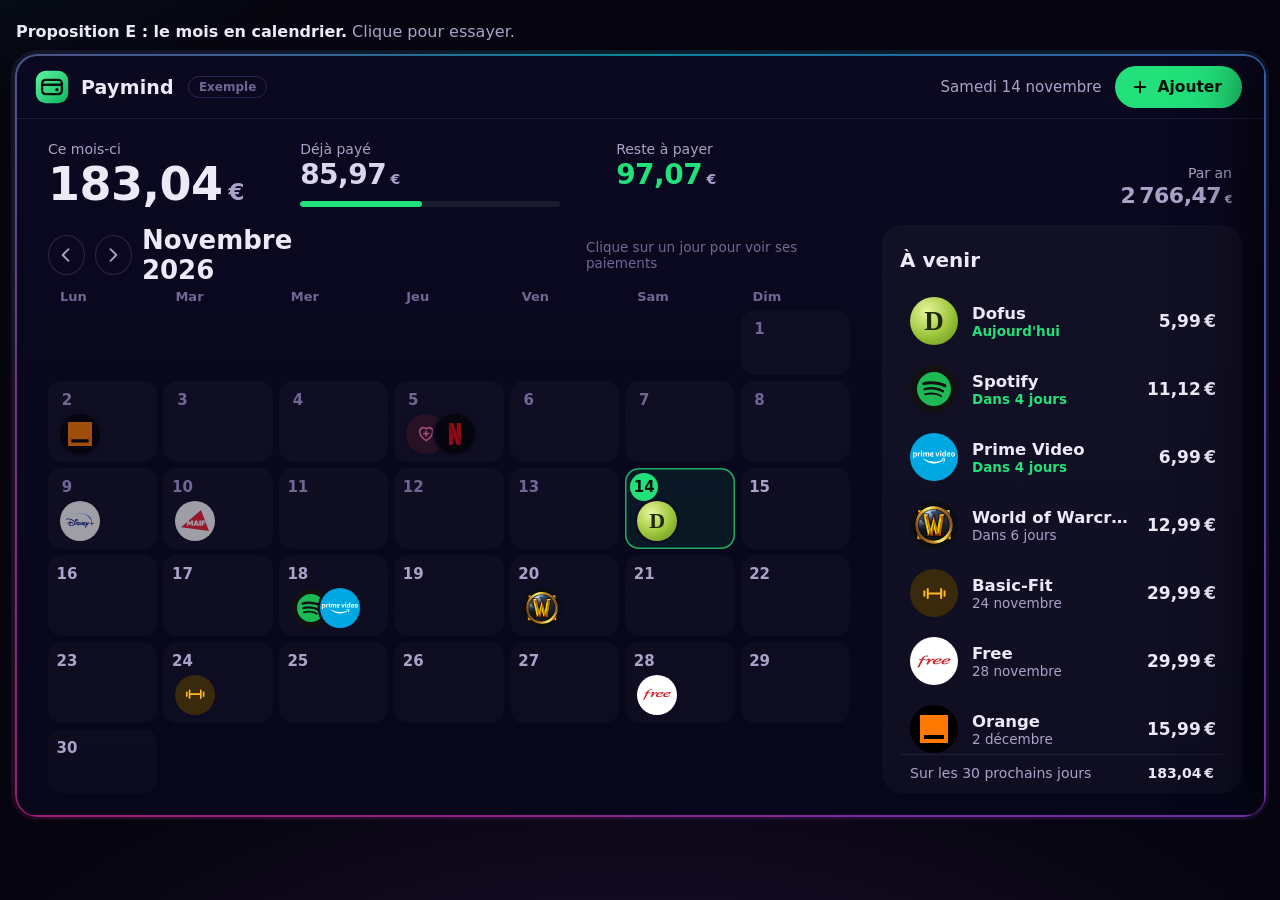
<file: maquettes/proposition-e.html>
<title>Paymind proposition E</title>
<style>
:root { color-scheme: dark;
  --fond: #06050F; --fond2: #0C0920; --carte: rgba(16, 13, 38, 0.82); --carte2: rgba(28, 23, 62, 0.92); --ligne: #2A2450;
  --texte: #ECEAF7; --doux: #A9A3C9; --pale: #6F6894; --P: #00E5FF; --S: #B04BFF; --T: #FF2EB5;
  --vert: #22E07A; --vert-f: rgba(34, 224, 122, 0.14); --orange: #FFB020; --rouge: #FF5C7A;
  --police: "Segoe UI Variable Display", "Segoe UI", system-ui, sans-serif; --r: 20px; }
@property --a-tour { syntax: "<angle>"; inherits: false; initial-value: 0deg; }
@keyframes tourne { to { --a-tour: 360deg; } }
* { box-sizing: border-box; }
html, body { margin: 0; background: var(--fond); color: var(--texte); font-family: var(--police); }
body { min-height: 100vh; overflow-x: hidden;
  background: radial-gradient(1200px 600px at 50% 120%, rgba(176, 75, 255, 0.14), transparent 60%), radial-gradient(900px 500px at -10% -20%, rgba(0, 229, 255, 0.08), transparent 60%), var(--fond); }
button, input { font: inherit; color: inherit; }
button { border: 0; background: none; cursor: pointer; padding: 0; }
button:focus { outline: none; } button:focus-visible { box-shadow: 0 0 0 2px var(--fond), 0 0 0 4px var(--vert); }

.scene { padding: 22px 16px 40px; display: flex; flex-direction: column; align-items: center; }
.intro { width: 1280px; max-width: 100%; margin: 0 0 14px; font-size: 16px; color: var(--doux); }
.intro b { color: var(--texte); }

/* ------------------------------------------------ la fenêtre et son bord de plasma */
.fenetre { position: relative; width: 1280px; height: 760px; max-width: 100%; border-radius: 22px; background: linear-gradient(180deg, #0B0920, #07061A); isolation: isolate; display: flex; flex-direction: column; }
.fenetre::before { content: ""; position: absolute; inset: -1.5px; border-radius: inherit; padding: 1.5px; pointer-events: none; z-index: 30;
  background: conic-gradient(from var(--a-tour), var(--P), var(--S), var(--T), var(--P));
  -webkit-mask: linear-gradient(#000 0 0) content-box, linear-gradient(#000 0 0); -webkit-mask-composite: xor; mask-composite: exclude;
  animation: tourne 9s linear infinite; opacity: 0.55; }
.fenetre::after { content: ""; position: absolute; inset: -5px; border-radius: 26px; padding: 5px; pointer-events: none; z-index: -1; filter: blur(14px);
  background: conic-gradient(from var(--a-tour), var(--P), var(--S), var(--T), var(--P));
  -webkit-mask: linear-gradient(#000 0 0) content-box, linear-gradient(#000 0 0); -webkit-mask-composite: xor; mask-composite: exclude;
  animation: tourne 9s linear infinite; opacity: 0.22; }
.clip { position: absolute; inset: 0; border-radius: 22px; overflow: hidden; display: flex; flex-direction: column; }

/* ------------------------------------------------ le haut */
.haut { flex: none; height: 64px; display: flex; align-items: center; gap: 14px; padding: 0 22px 0 18px; border-bottom: 1px solid rgba(42, 36, 80, 0.7); }
.marque { display: flex; align-items: center; gap: 11px; }
.marque svg { width: 36px; height: 36px; }
.marque b { font-size: 19px; font-weight: 800; letter-spacing: 0.2px; }
.exemple { font-size: 12px; font-weight: 700; color: var(--pale); border: 1px solid var(--ligne); border-radius: 99px; padding: 3px 10px; }
.haut .vide { flex: 1; }
.jour-haut { color: var(--doux); font-size: 15px; }
.ajouter { display: inline-flex; align-items: center; gap: 8px; height: 42px; padding: 0 20px 0 16px; border-radius: 99px; background: var(--vert); color: #04140B; font-weight: 800; font-size: 15.5px; transition: transform 180ms ease, filter 180ms ease; }
.ajouter svg { width: 18px; height: 18px; }
.ajouter:hover { filter: brightness(1.08); transform: translateY(-1px); }

/* ------------------------------------------------ le bandeau des chiffres */
.bandeau { flex: none; display: flex; align-items: flex-start; gap: 56px; padding: 22px 32px 18px; }
.chiffre .t { font-size: 14px; color: var(--doux); margin-bottom: 4px; }
.chiffre .v { font-weight: 800; font-variant-numeric: tabular-nums; letter-spacing: -0.5px; line-height: 1; }
.chiffre.grand .v { font-size: 46px; }
.chiffre.moyen .v { font-size: 28px; color: #D9D6EE; }
.chiffre.moyen .v.vert { color: var(--vert); }
.chiffre .v small { font-size: 0.5em; font-weight: 700; color: var(--doux); margin-left: 2px; }
.bandeau .vide { flex: 1; }
.chiffre.an { text-align: right; align-self: flex-end; }
.instant, .instant * { transition: none !important; animation-duration: 1ms !important; }
.chiffre.an .v { font-size: 22px; color: var(--doux); font-weight: 700; }
.barre-mois { height: 6px; width: 260px; border-radius: 99px; background: rgba(255,255,255,0.07); overflow: hidden; margin-top: 12px; }
.barre-mois i { display: block; height: 100%; border-radius: inherit; background: var(--vert); transition: width 500ms ease; }

/* ------------------------------------------------ le corps : calendrier + à venir */
.corps { flex: 1; min-height: 0; display: grid; grid-template-columns: 1fr 360px; gap: 22px; padding: 0 22px 22px 22px; }
.cal { min-height: 0; display: flex; flex-direction: column; padding: 4px 10px 0; }
.cal-tete { display: flex; align-items: center; gap: 10px; height: 52px; }
.cal-tete h2 { margin: 0 6px 0 0; font-size: 26px; font-weight: 800; min-width: 230px; }
.fleche { width: 40px; height: 40px; border-radius: 50%; border: 1px solid var(--ligne); display: grid; place-items: center; color: var(--doux); transition: all 180ms ease; }
.fleche svg { width: 20px; height: 20px; }
.fleche:hover { color: var(--texte); border-color: color-mix(in srgb, var(--vert) 50%, var(--ligne)); background: rgba(255,255,255,0.04); }
.btn-auj { margin-left: 4px; font-size: 14px; font-weight: 700; color: var(--vert); padding: 8px 14px; border-radius: 99px; background: var(--vert-f); visibility: hidden; }
.btn-auj.vu { visibility: visible; }
.cal-tete .astuce { margin-left: auto; font-size: 13.5px; color: var(--pale); }
.jours-noms { display: grid; grid-template-columns: repeat(7, minmax(0, 1fr)); gap: 6px; padding: 8px 0 6px; }
.jours-noms span { font-size: 13px; font-weight: 700; color: var(--pale); padding-left: 12px; }
.grille { flex: 1; min-height: 0; display: grid; grid-template-columns: repeat(7, minmax(0, 1fr)); grid-auto-rows: 1fr; gap: 6px; }
.grille.glisse-g { animation: glisseG 320ms cubic-bezier(.2,.9,.3,1); } .grille.glisse-d { animation: glisseD 320ms cubic-bezier(.2,.9,.3,1); }
@keyframes glisseG { from { opacity: 0; transform: translateX(-24px); } } @keyframes glisseD { from { opacity: 0; transform: translateX(24px); } }
.case { position: relative; border-radius: 14px; padding: 8px 10px; display: flex; flex-direction: column; justify-content: space-between; text-align: left; background: rgba(255,255,255,0.025); transition: background 180ms ease, box-shadow 180ms ease; min-width: 0; }
.case.vide { background: none; pointer-events: none; }
.case:hover { background: rgba(255,255,255,0.06); }
.case .num { font-size: 15px; font-weight: 700; color: var(--doux); font-variant-numeric: tabular-nums; width: 28px; height: 28px; display: grid; place-items: center; margin: -3px 0 0 -5px; border-radius: 50%; }
.case.passe .num { color: var(--pale); }
.case.passe .pile { opacity: 0.6; }
.case.auj { background: rgba(34, 224, 122, 0.08); box-shadow: inset 0 0 0 1.5px rgba(34, 224, 122, 0.75); }
.case.auj .num { background: var(--vert); color: #04140B; font-weight: 800; }
.case.choisi { box-shadow: inset 0 0 0 1.5px rgba(236, 234, 247, 0.7); background: rgba(255,255,255,0.07); }
.case.auj.choisi { box-shadow: inset 0 0 0 2px var(--vert); }
.pile { display: flex; align-items: center; padding-left: 2px; }
.pile .lg { margin-left: -11px; box-shadow: 0 0 0 2.5px #0E0C24; transition: transform 200ms cubic-bezier(.3,1.4,.5,1); }
.pile .lg:first-child { margin-left: 0; }
.pile .lg:hover { transform: translateY(-3px) scale(1.08); z-index: 2; }
.pile .plus { margin-left: 6px; font-size: 12.5px; font-weight: 700; color: var(--doux); }
.pile .lg.nouveau { animation: pop 600ms cubic-bezier(.3,1.5,.5,1); }
@keyframes pop { 0% { transform: scale(0.2); opacity: 0; } 100% { transform: none; opacity: 1; } }

/* ------------------------------------------------ les logos */
.lg { position: relative; flex: none; display: grid; place-items: center; border-radius: 50%; overflow: hidden; }
.lg img { width: 100%; height: 100%; object-fit: contain; display: block; }
.lg.pause img, .lg.pause svg { opacity: 0.35; }
.lg .lettre { font-weight: 900; color: #1F2A06; font-family: Georgia, "Times New Roman", serif; line-height: 1; }
.lg svg.picto { width: 56%; height: 56%; }
.lg.carre { border-radius: 26%; }

/* ------------------------------------------------ à venir */
.avenir { min-height: 0; display: flex; flex-direction: column; border-radius: var(--r); background: rgba(255,255,255,0.03); padding: 18px 8px 10px 18px; }
.av-tete { display: flex; align-items: center; gap: 10px; padding-right: 10px; margin-bottom: 10px; min-height: 34px; }
.av-tete h3 { margin: 0; font-size: 20px; font-weight: 800; }
.av-tete .tout { margin-left: auto; font-size: 13.5px; font-weight: 700; color: var(--doux); padding: 7px 12px; border-radius: 99px; background: rgba(255,255,255,0.06); display: none; }
.av-tete .tout.vu { display: inline-block; }
.av-tete .tout:hover { color: var(--texte); }
.av-liste { flex: 1; min-height: 0; overflow-y: auto; padding-right: 8px; scrollbar-width: thin; scrollbar-color: var(--ligne) transparent; }
.av-liste.change { animation: fondu 260ms ease; } @keyframes fondu { from { opacity: 0; transform: translateY(6px); } }
.av { width: 100%; display: flex; align-items: center; gap: 14px; padding: 10px 10px; border-radius: 16px; transition: background 180ms ease; text-align: left; }
.av:hover { background: rgba(255,255,255,0.05); }
.av .txt { min-width: 0; flex: 1; }
.av .txt b { display: block; font-size: 16.5px; font-weight: 700; white-space: nowrap; overflow: hidden; text-overflow: ellipsis; }
.av .txt span { font-size: 13.5px; color: var(--doux); }
.av .txt span.bientot { color: var(--vert); font-weight: 700; }
.av .prix { font-size: 17px; font-weight: 800; font-variant-numeric: tabular-nums; white-space: nowrap; }
.av.passe { opacity: 0.55; }
.av-vide { padding: 30px 10px; text-align: center; color: var(--doux); font-size: 15px; line-height: 1.5; }
.av-pied { padding: 10px 10px 2px; border-top: 1px solid rgba(42, 36, 80, 0.6); display: flex; justify-content: space-between; font-size: 14px; color: var(--doux); margin-right: 10px; }
.av-pied b { color: var(--texte); font-variant-numeric: tabular-nums; }

/* ------------------------------------------------ les panneaux qui glissent depuis la droite */
.voile { position: absolute; inset: 0; background: rgba(4, 3, 12, 0.38); opacity: 0; pointer-events: none; transition: opacity 320ms ease; z-index: 10; }
.voile.vu { opacity: 1; pointer-events: auto; }
.tiroir { position: absolute; top: 0; right: 0; bottom: 0; z-index: 11; background: #0D0B24; box-shadow: -30px 0 60px rgba(0,0,0,0.5); border-left: 1px solid var(--ligne); transform: translateX(104%); transition: transform 420ms cubic-bezier(.2,.9,.25,1); display: flex; flex-direction: column; }
.tiroir.vu { transform: none; }
.fermer { display: inline-flex; align-items: center; gap: 6px; height: 40px; padding: 0 16px 0 10px; border-radius: 99px; font-size: 15px; font-weight: 700; background: rgba(6, 5, 15, 0.55); backdrop-filter: blur(8px); color: var(--texte); }
.fermer svg { width: 20px; height: 20px; }
.fermer:hover { background: rgba(6, 5, 15, 0.8); }

/* la fiche */
#fiche { width: 540px; }
.f-defile { flex: 1; overflow-y: auto; scrollbar-width: thin; scrollbar-color: var(--ligne) transparent; }
.banniere { position: relative; height: 124px; padding: 16px 18px; }
.banniere::after { content: ""; position: absolute; inset: 0; background: linear-gradient(180deg, transparent 40%, #0D0B24); pointer-events: none; }
.banniere .fermer { position: relative; z-index: 1; }
.f-tete { display: flex; align-items: flex-end; gap: 18px; padding: 0 28px; margin-top: -54px; position: relative; z-index: 1; }
.f-tete .lg { box-shadow: 0 10px 30px rgba(0,0,0,0.5), 0 0 0 4px #0D0B24; }
.f-tete .nom { padding-bottom: 6px; min-width: 0; }
.f-tete h2 { margin: 0; font-size: 28px; font-weight: 800; white-space: nowrap; overflow: hidden; text-overflow: ellipsis; }
.f-tete input.nom-moi { font-size: 26px; font-weight: 800; width: 100%; background: rgba(255,255,255,0.05); border: 1px solid var(--ligne); border-radius: 12px; padding: 4px 10px; }
.f-tete .cat { font-size: 14.5px; color: var(--doux); margin-top: 2px; }
.f-corps { padding: 18px 28px 22px; display: flex; flex-direction: column; gap: 18px; }
.etiq { font-size: 14px; color: var(--doux); margin-bottom: 8px; }
.prix-ligne { display: flex; align-items: center; gap: 12px; }
.pas { width: 48px; height: 48px; border-radius: 50%; border: 1px solid var(--ligne); display: grid; place-items: center; font-size: 24px; color: var(--doux); flex: none; transition: all 160ms ease; }
.pas:hover { color: var(--texte); border-color: var(--vert); }
.prix-champ { display: flex; align-items: baseline; gap: 6px; flex: 1; min-width: 0; height: 64px; padding: 0 18px; border-radius: 18px; background: rgba(255,255,255,0.04); border: 1.5px solid var(--ligne); transition: border-color 180ms ease; }
.prix-champ:focus-within { border-color: var(--vert); }
.prix-champ input { width: 100%; min-width: 0; border: 0; background: none; outline: none; font-size: 38px; font-weight: 800; font-variant-numeric: tabular-nums; line-height: 60px; padding: 0; }
.prix-champ span { font-size: 26px; font-weight: 800; color: var(--doux); }
.soit { margin-top: 8px; font-size: 14.5px; color: var(--doux); } .soit b { color: var(--texte); }
.rythmes { display: flex; flex-wrap: wrap; gap: 8px; }
.rythmes button { font-size: 15px; font-weight: 700; color: var(--doux); padding: 10px 16px; border-radius: 99px; background: rgba(255,255,255,0.05); transition: all 180ms ease; }
.rythmes button:hover { color: var(--texte); background: rgba(255,255,255,0.09); }
.rythmes button.on { color: #04140B; background: var(--vert); }
.date-ligne { display: flex; align-items: center; gap: 12px; }
.date-ligne .d { flex: 1; } .date-ligne .d b { display: block; font-size: 20px; font-weight: 800; } .date-ligne .d span { font-size: 14.5px; color: var(--vert); font-weight: 700; }
.pas.petit { width: 42px; height: 42px; font-size: 20px; }
.reglages { display: flex; flex-direction: column; gap: 4px; }
.reglage { display: flex; align-items: center; gap: 14px; padding: 9px 0; text-align: left; width: 100%; }
.reglage + .reglage { border-top: 1px solid rgba(42, 36, 80, 0.6); }
.reglage .txt { flex: 1; } .reglage b { display: block; font-size: 16px; } .reglage span { font-size: 13.5px; color: var(--doux); }
.bascule { width: 54px; height: 32px; border-radius: 99px; background: #1A1738; border: 1px solid var(--ligne); position: relative; flex: none; transition: background 250ms ease, border-color 250ms ease; }
.bascule::after { content: ""; position: absolute; top: 3px; left: 3px; width: 24px; height: 24px; border-radius: 50%; background: #CFCDE0; transition: transform 260ms cubic-bezier(.3,1.4,.5,1); }
.bascule.on { background: var(--vert); border-color: transparent; }
.bascule.on::after { transform: translateX(22px); background: #fff; }
.actions { display: flex; gap: 12px; }
.actions button { flex: 1; height: 50px; border-radius: 99px; font-weight: 700; font-size: 15.5px; display: inline-flex; align-items: center; justify-content: center; gap: 8px; transition: all 180ms ease; }
.actions svg { width: 18px; height: 18px; }
.b-pause { background: rgba(255,255,255,0.06); } .b-pause:hover { background: rgba(255,255,255,0.1); }
.b-suppr { color: var(--rouge); background: rgba(255, 92, 122, 0.08); } .b-suppr:hover { background: rgba(255, 92, 122, 0.16); }
.b-suppr.sur { color: #fff; background: #D9304F; }
.en-pause { display: none; padding: 12px 16px; border-radius: 14px; background: rgba(255, 176, 32, 0.1); color: var(--orange); font-size: 14.5px; font-weight: 600; }
.en-pause.vu { display: block; }

/* le tiroir Ajouter */
#ajout { width: 660px; }
.a-tete { padding: 20px 26px 0; display: flex; align-items: center; gap: 14px; }
.a-tete h2 { margin: 0; font-size: 26px; font-weight: 800; flex: 1; }
.a-tete .fermer { background: rgba(255,255,255,0.06); }
.a-haut { padding: 18px 26px 6px; }
.recherche { display: flex; align-items: center; gap: 12px; height: 54px; padding: 0 18px; border-radius: 99px; background: rgba(255,255,255,0.05); border: 1.5px solid var(--ligne); transition: border-color 180ms ease; }
.recherche:focus-within { border-color: var(--vert); }
.recherche svg { width: 22px; height: 22px; color: var(--doux); flex: none; }
.recherche input { flex: 1; min-width: 0; border: 0; background: none; outline: none; font-size: 17px; }
.recherche input::placeholder { color: var(--pale); }
.cats { display: flex; flex-wrap: wrap; gap: 8px; margin-top: 14px; }
.cats button { font-size: 14px; font-weight: 700; color: var(--doux); padding: 8px 14px; border-radius: 99px; background: rgba(255,255,255,0.05); transition: all 180ms ease; }
.cats button:hover { color: var(--texte); background: rgba(255,255,255,0.09); }
.cats button.on { color: #04140B; background: var(--vert); }
.catalogue { flex: 1; overflow-y: auto; padding: 14px 26px 26px; display: grid; grid-template-columns: repeat(4, 1fr); gap: 10px; align-content: start; scrollbar-width: thin; scrollbar-color: var(--ligne) transparent; }
.tuile { display: flex; flex-direction: column; align-items: center; text-align: center; gap: 8px; padding: 16px 8px 14px; border-radius: 18px; background: rgba(255,255,255,0.03); transition: background 180ms ease, transform 200ms ease; }
.tuile:hover { background: rgba(255,255,255,0.07); transform: translateY(-2px); }
.tuile b { font-size: 15px; font-weight: 700; line-height: 1.2; }
.tuile span { font-size: 13px; color: var(--doux); }
.tuile span.deja { color: var(--vert); font-weight: 700; }
.tuile.moi .lg { background: transparent; border: 2px dashed color-mix(in srgb, var(--vert) 60%, transparent); color: var(--vert); }
.tuile.ajoutee { animation: ajoutee 700ms ease; }
@keyframes ajoutee { 30% { background: rgba(34, 224, 122, 0.22); } }
.cat-vide { grid-column: 1 / -1; text-align: center; color: var(--doux); padding: 30px; }

/* la bulle */
.bulle { position: absolute; left: 50%; bottom: 22px; z-index: 20; transform: translate(-50%, 20px); opacity: 0; pointer-events: none; display: flex; align-items: center; gap: 12px; padding: 12px 20px; border-radius: 99px; background: #1C1840; border: 1px solid var(--ligne); box-shadow: 0 12px 30px rgba(0,0,0,0.5); font-size: 15px; white-space: nowrap; transition: all 300ms cubic-bezier(.2,.9,.3,1); }
.bulle.vu { opacity: 1; transform: translate(-50%, 0); }
.bulle i { width: 22px; height: 22px; border-radius: 50%; background: var(--vert); display: grid; place-items: center; flex: none; }
.bulle i svg { width: 14px; height: 14px; color: #04140B; }

/* ------------------------------------------------ téléphone */
@media (max-width: 900px) {
  .scene { padding: 14px 16px 30px; }
  .fenetre { width: 100%; height: auto; min-height: 0; }
  .corps > * { min-width: 0; } .intro { font-size: 15px; }
  .clip { position: relative; }
  .haut { height: auto; flex-wrap: wrap; padding: 12px 14px; gap: 10px; }
  .jour-haut, .exemple { display: none; }
  .ajouter { height: 40px; padding: 0 14px 0 12px; }
  .bandeau { flex-wrap: wrap; gap: 18px 26px; padding: 18px 16px 12px; }
  .bandeau .vide { display: none; }
  .chiffre.grand { width: 100%; } .chiffre.grand .v { font-size: 40px; }
  .chiffre.moyen .v { font-size: 22px; } .chiffre.an { text-align: left; } .chiffre.an .v { font-size: 18px; }
  .barre-mois { width: 100%; }
  .corps { display: flex; flex-direction: column; padding: 0 10px 14px; gap: 16px; }
  .cal { padding: 0; }
  .cal-tete h2 { font-size: 20px; min-width: 0; flex: 1; }
  .cal-tete .astuce { display: none; }
  .jours-noms { gap: 3px; } .jours-noms span { padding-left: 0; text-align: center; font-size: 12px; }
  .grille { gap: 3px; grid-auto-rows: 58px; }
  .case { padding: 4px; border-radius: 10px; align-items: center; }
  .case .num { margin: 0; font-size: 13px; width: 24px; height: 24px; }
  .pile .lg { width: 24px !important; height: 24px !important; padding: 2px !important; margin-left: -9px; box-shadow: 0 0 0 1.5px #0E0C24; }
  .pile .lg:first-child { margin-left: 0; }
  .pile .plus { display: none; }
  .avenir { max-height: 460px; padding: 14px 4px 8px 10px; }
  .tiroir { position: fixed; width: 100% !important; z-index: 40; }
  .voile { position: fixed; z-index: 39; }
  .catalogue { grid-template-columns: repeat(2, 1fr); padding: 12px 16px 20px; }
  .a-haut { padding: 14px 16px 4px; } .a-tete { padding: 16px 16px 0; } .a-tete h2 { font-size: 22px; }
  .f-corps { padding: 18px 18px 24px; } .f-tete { padding: 0 18px; }
  .prix-champ input { font-size: 30px; }
  .bulle { position: fixed; white-space: normal; width: calc(100% - 32px); }
}
@media (prefers-reduced-motion: reduce) {
  *, *::before, *::after { animation: none !important; transition-duration: 1ms !important; }
}
</style>

<div class="scene">
  <p class="intro"><b>Proposition E : le mois en calendrier.</b> Clique pour essayer.</p>
  <div class="fenetre" id="fenetre"><div class="clip">
    <header class="haut">
      <div class="marque">
        <svg viewBox="0 0 40 40" aria-hidden="true"><defs><linearGradient id="gm" x1="0" y1="0" x2="1" y2="1"><stop offset="0" stop-color="#5BF5A2"/><stop offset="1" stop-color="#0FB45E"/></linearGradient></defs><rect x="2" y="2" width="36" height="36" rx="11" fill="url(#gm)"/><rect x="9" y="12" width="22" height="16" rx="4" fill="none" stroke="#04140B" stroke-width="2.6"/><path d="M9 17.5h22" stroke="#04140B" stroke-width="2.6"/><circle cx="25.5" cy="23" r="1.8" fill="#04140B"/></svg>
        <b>Paymind</b>
      </div>
      <span class="exemple">Exemple</span>
      <span class="vide"></span>
      <span class="jour-haut">Samedi 14 novembre</span>
      <button class="ajouter" id="btnAjouter"><svg viewBox="0 0 24 24" fill="none" stroke="currentColor" stroke-width="2.6" stroke-linecap="round"><path d="M12 5v14M5 12h14"/></svg>Ajouter</button>
    </header>

    <section class="bandeau">
      <div class="chiffre grand"><div class="t" id="tMois">Ce mois-ci</div><div class="v" id="vMois"></div></div>
      <div class="chiffre moyen"><div class="t">Déjà payé</div><div class="v" id="vPaye"></div><div class="barre-mois"><i id="barre"></i></div></div>
      <div class="chiffre moyen"><div class="t">Reste à payer</div><div class="v vert" id="vReste"></div></div>
      <span class="vide"></span>
      <div class="chiffre an"><div class="t">Par an</div><div class="v" id="vAn"></div></div>
    </section>

    <main class="corps">
      <section class="cal">
        <div class="cal-tete">
          <button class="fleche" id="moisAvant" title="Mois précédent"><svg viewBox="0 0 24 24" fill="none" stroke="currentColor" stroke-width="2.2" stroke-linecap="round" stroke-linejoin="round"><path d="M15 5l-7 7 7 7"/></svg></button>
          <button class="fleche" id="moisApres" title="Mois suivant"><svg viewBox="0 0 24 24" fill="none" stroke="currentColor" stroke-width="2.2" stroke-linecap="round" stroke-linejoin="round"><path d="M9 5l7 7-7 7"/></svg></button>
          <h2 id="titreMois"></h2>
          <button class="btn-auj" id="btnAuj">Revenir à aujourd'hui</button>
          <span class="astuce">Clique sur un jour pour voir ses paiements</span>
        </div>
        <div class="jours-noms"><span>Lun</span><span>Mar</span><span>Mer</span><span>Jeu</span><span>Ven</span><span>Sam</span><span>Dim</span></div>
        <div class="grille" id="grille"></div>
      </section>
      <aside class="avenir">
        <div class="av-tete"><h3 id="avTitre">À venir</h3><button class="tout" id="avTout">Tout voir</button></div>
        <div class="av-liste" id="avListe"></div>
        <div class="av-pied" id="avPied"></div>
      </aside>
    </main>

    <div class="voile" id="voile"></div>

    <aside class="tiroir" id="fiche" aria-label="Fiche de l'abonnement">
      <div class="f-defile">
        <div class="banniere" id="fBan"><button class="fermer" data-fermer><svg viewBox="0 0 24 24" fill="none" stroke="currentColor" stroke-width="2.2" stroke-linecap="round" stroke-linejoin="round"><path d="M15 5l-7 7 7 7"/></svg>Retour</button></div>
        <div class="f-tete"><span id="fLogo"></span><div class="nom" id="fNom"></div></div>
        <div class="f-corps">
          <div>
            <div class="etiq" id="fPrixEtiq">Je paie</div>
            <div class="prix-ligne">
              <button class="pas" id="prixMoins" title="Moins">−</button>
              <label class="prix-champ"><input id="fPrix" inputmode="decimal" autocomplete="off"><span>€</span></label>
              <button class="pas" id="prixPlus" title="Plus">+</button>
            </div>
            <div class="soit" id="fSoit"></div>
          </div>
          <div>
            <div class="etiq">À quel rythme</div>
            <div class="rythmes" id="fRythmes"></div>
          </div>
          <div>
            <div class="etiq">Prochain paiement</div>
            <div class="date-ligne">
              <div class="d" id="fDate"></div>
              <button class="pas petit" id="dateMoins" title="Un jour plus tôt"><svg viewBox="0 0 24 24" width="20" height="20" fill="none" stroke="currentColor" stroke-width="2.2" stroke-linecap="round" stroke-linejoin="round"><path d="M15 5l-7 7 7 7"/></svg></button>
              <button class="pas petit" id="datePlus" title="Un jour plus tard"><svg viewBox="0 0 24 24" width="20" height="20" fill="none" stroke="currentColor" stroke-width="2.2" stroke-linecap="round" stroke-linejoin="round"><path d="M9 5l7 7-7 7"/></svg></button>
            </div>
          </div>
          <div class="reglages">
            <button class="reglage" id="rAuto"><span class="txt"><b>Se renouvelle tout seul</b><span id="rAutoTxt"></span></span><span class="bascule"></span></button>
            <button class="reglage" id="rRappel"><span class="txt"><b>Me prévenir 7 jours avant</b><span>Une bulle près de l'horloge</span></span><span class="bascule"></span></button>
          </div>
          <div class="en-pause" id="fPauseTxt">En pause : il ne compte plus dans tes totaux.</div>
          <div class="actions">
            <button class="b-pause" id="bPause"></button>
            <button class="b-suppr" id="bSuppr"></button>
          </div>
        </div>
      </div>
    </aside>

    <aside class="tiroir" id="ajout" aria-label="Ajouter un abonnement">
      <div class="a-tete"><h2>Ajouter un abonnement</h2><button class="fermer" data-fermer><svg viewBox="0 0 24 24" fill="none" stroke="currentColor" stroke-width="2.2" stroke-linecap="round"><path d="M6 6l12 12M18 6L6 18"/></svg>Fermer</button></div>
      <div class="a-haut">
        <label class="recherche"><svg viewBox="0 0 24 24" fill="none" stroke="currentColor" stroke-width="2" stroke-linecap="round"><circle cx="11" cy="11" r="7"/><path d="M20 20l-4-4"/></svg><input id="aCherche" placeholder="Chercher : Netflix, mutuelle, box..." autocomplete="off"></label>
        <div class="cats" id="aCats"></div>
      </div>
      <div class="catalogue" id="aGrille"></div>
    </aside>

    <div class="bulle" id="bulle"><i><svg viewBox="0 0 24 24" fill="none" stroke="currentColor" stroke-width="3" stroke-linecap="round" stroke-linejoin="round"><path d="M5 12l5 5 9-10"/></svg></i><span id="bulleTxt"></span></div>
  </div></div>
</div>

<script>
const LOGOS = {"netflix":"<svg role=\"img\" viewBox=\"0 0 24 24\" xmlns=\"http://www.w3.org/2000/svg\"><path d=\"M5.398 0v.006c3.028 8.556 5.37 15.175 8.348 23.596 2.344.058 4.85.398 4.854.398-2.8-7.924-5.923-16.747-8.487-24zm8.489 0v9.63L18.6 22.951c-.043-7.86-.004-15.913.002-22.95zM5.398 1.05V24c1.873-.225 2.81-.312 4.715-.398v-9.22z\"/></svg>","spotify":"<svg role=\"img\" viewBox=\"0 0 24 24\" xmlns=\"http://www.w3.org/2000/svg\"><path d=\"M12 0C5.4 0 0 5.4 0 12s5.4 12 12 12 12-5.4 12-12S18.66 0 12 0zm5.521 17.34c-.24.359-.66.48-1.021.24-2.82-1.74-6.36-2.101-10.561-1.141-.418.122-.779-.179-.899-.539-.12-.421.18-.78.54-.9 4.56-1.021 8.52-.6 11.64 1.32.42.18.479.659.301 1.02zm1.44-3.3c-.301.42-.841.6-1.262.3-3.239-1.98-8.159-2.58-11.939-1.38-.479.12-1.02-.12-1.14-.6-.12-.48.12-1.021.6-1.141C9.6 9.9 15 10.561 18.72 12.84c.361.181.54.78.241 1.2zm.12-3.36C15.24 8.4 8.82 8.16 5.16 9.301c-.6.179-1.2-.181-1.38-.721-.18-.601.18-1.2.72-1.381 4.26-1.26 11.28-1.02 15.721 1.621.539.3.719 1.02.419 1.56-.299.421-1.02.599-1.559.3z\"/></svg>","primevideo":"<svg role=\"img\" viewBox=\"0 0 24 24\" xmlns=\"http://www.w3.org/2000/svg\"><path d=\"M0 9.508c0-.043.01-.073.028-.09.018-.017.047-.025.086-.025h.329c.07 0 .112.034.127.101l.032.119c.091-.088.202-.159.33-.21a1.04 1.04 0 0 1 .396-.079c.294 0 .528.109.7.326.171.217.257.51.257.88 0 .254-.042.475-.127.665-.086.19-.201.335-.347.437a.85.85 0 0 1-.502.154c-.125 0-.243-.02-.355-.06a.857.857 0 0 1-.288-.164v1.003c0 .043-.008.073-.025.09-.017.016-.046.025-.09.025H.115c-.04 0-.068-.009-.086-.025-.019-.017-.028-.047-.028-.09zm1.113.32a.868.868 0 0 0-.447.124v1.206a.834.834 0 0 0 .447.124c.17 0 .296-.058.376-.174.081-.117.121-.3.121-.55 0-.254-.04-.439-.118-.555-.08-.116-.206-.174-.379-.174zm2.248-.087c.121-.134.236-.23.344-.286a.733.733 0 0 1 .345-.085h.063c.043 0 .073.009.092.025.018.017.027.047.027.09v.385c0 .04-.008.068-.025.087-.017.018-.046.027-.089.027a.923.923 0 0 1-.082-.004 1.369 1.369 0 0 0-.383.025c-.1.02-.186.045-.256.076v1.54c0 .04-.008.069-.025.087-.016.018-.046.028-.089.028h-.437c-.04 0-.069-.01-.087-.028-.018-.018-.028-.047-.028-.087V9.508c0-.043.01-.073.028-.09.018-.017.047-.025.087-.025h.328c.07 0 .112.034.128.1zm1.526-.71a.396.396 0 0 1-.278-.096.338.338 0 0 1-.105-.262c0-.11.035-.197.105-.26a.395.395 0 0 1 .278-.097c.116 0 .208.032.278.096.07.064.105.151.105.261a.34.34 0 0 1-.105.262.396.396 0 0 1-.278.096zm-.333.477c0-.043.01-.073.027-.09.019-.017.048-.025.087-.025h.438c.043 0 .072.008.089.025s.025.047.025.09v2.113c0 .04-.008.069-.025.087-.017.018-.046.028-.09.028h-.437c-.04 0-.068-.01-.087-.028-.018-.018-.027-.047-.027-.087zm1.837.11c.161-.107.306-.183.435-.227.13-.045.263-.067.4-.067.273 0 .466.098.579.294.155-.104.3-.18.438-.225.137-.046.278-.069.424-.069.213 0 .377.06.495.179.117.12.175.286.175.5v1.618c0 .04-.008.069-.025.087-.017.019-.046.027-.089.027h-.438c-.04 0-.068-.008-.086-.027-.018-.018-.028-.047-.028-.087V10.15c0-.208-.092-.312-.278-.312-.164 0-.33.04-.497.119v1.664c0 .04-.008.069-.025.087-.017.019-.046.027-.09.027h-.437c-.04 0-.068-.008-.086-.027-.019-.018-.028-.047-.028-.087V10.15c0-.208-.093-.312-.278-.312-.17 0-.337.04-.502.123v1.66c0 .04-.008.069-.025.087-.017.019-.046.027-.089.027h-.438c-.039 0-.068-.008-.086-.027-.018-.018-.027-.047-.027-.087V9.508c0-.043.009-.073.027-.09.018-.017.047-.025.086-.025h.329c.07 0 .112.034.128.101zm4.387 1.16a1.81 1.81 0 0 1-.451-.05c.018.204.08.35.185.44.105.088.263.132.476.132.085 0 .168-.005.249-.016a3.08 3.08 0 0 0 .362-.078.143.143 0 0 1 .023-.002c.052 0 .078.035.078.105v.211c0 .049-.007.083-.02.103a.169.169 0 0 1-.08.053 1.953 1.953 0 0 1-.708.128c-.377 0-.666-.103-.868-.312-.203-.207-.304-.505-.304-.893 0-.398.104-.71.31-.935.207-.227.494-.34.862-.34.283 0 .504.069.664.206a.69.69 0 0 1 .24.55c0 .23-.087.403-.258.52-.172.119-.425.177-.76.177zm.064-.99c-.292 0-.46.18-.506.54.122.025.257.037.406.037.155 0 .267-.024.337-.071.07-.047.105-.12.105-.218 0-.193-.114-.289-.342-.289zm2.948 1.946a.21.21 0 0 1-.075-.011.119.119 0 0 1-.05-.037.274.274 0 0 1-.038-.071l-.777-2.04a1.863 1.863 0 0 1-.023-.063.162.162 0 0 1-.009-.05c0-.047.03-.07.091-.07h.454c.049 0 .084.01.107.028.023.018.04.049.052.092l.468 1.622.477-1.622a.175.175 0 0 1 .052-.092c.023-.018.058-.027.107-.027h.44c.061 0 .091.022.091.068a.16.16 0 0 1-.009.05l-.022.065-.777 2.039a.274.274 0 0 1-.039.07.122.122 0 0 1-.047.038.207.207 0 0 1-.078.01zm2.02-2.703a.393.393 0 0 1-.277-.097.338.338 0 0 1-.105-.26c0-.11.035-.198.105-.262a.393.393 0 0 1 .277-.096c.115 0 .207.032.277.096.07.064.104.151.104.261 0 .11-.034.197-.104.261a.393.393 0 0 1-.277.097zm-.218 2.703c-.04 0-.068-.01-.086-.028-.019-.018-.028-.047-.028-.087V9.507c0-.043.01-.072.028-.09.018-.016.047-.024.086-.024h.436c.042 0 .072.008.089.025.016.017.024.046.024.09v2.111c0 .04-.008.07-.024.087-.017.019-.047.028-.09.028zm1.948.05a.869.869 0 0 1-.513-.153.97.97 0 0 1-.334-.426 1.6 1.6 0 0 1-.116-.63c0-.38.09-.682.268-.91a.856.856 0 0 1 .709-.341.98.98 0 0 1 .622.206V8.458c0-.043.01-.073.027-.09.018-.016.047-.025.087-.025h.436c.042 0 .071.009.088.025.017.017.025.047.025.09v3.161c0 .04-.008.07-.025.087-.017.019-.046.028-.088.028h-.364a.135.135 0 0 1-.084-.023.137.137 0 0 1-.043-.078l-.027-.105a.958.958 0 0 1-.668.256zm.218-.504a.762.762 0 0 0 .418-.128v-1.21a.872.872 0 0 0-.45-.114c-.16 0-.28.06-.358.18-.08.121-.118.304-.118.548 0 .245.041.426.124.546.084.119.212.178.384.178zm2.588-.51c-.169 0-.315-.016-.44-.05.018.201.078.345.18.432.103.087.257.13.465.13.083 0 .164-.005.242-.016a2.997 2.997 0 0 0 .354-.076.135.135 0 0 1 .022-.002c.05 0 .075.035.075.103v.207c0 .048-.007.082-.02.101a.165.165 0 0 1-.077.052 1.895 1.895 0 0 1-.69.126c-.367 0-.65-.102-.846-.306-.197-.204-.296-.496-.296-.876 0-.39.1-.695.302-.917.202-.222.482-.333.84-.333.276 0 .492.068.647.203a.678.678 0 0 1 .234.539c0 .225-.084.395-.251.51-.168.115-.415.173-.74.173zm.063-.97c-.285 0-.45.176-.494.53.119.024.25.036.396.036.15 0 .26-.024.329-.07.068-.046.102-.117.102-.213 0-.19-.111-.284-.333-.284zm2.442 2.003c-.36 0-.642-.11-.845-.328-.203-.218-.304-.523-.304-.914 0-.388.101-.691.304-.91.203-.218.485-.327.845-.327s.642.109.845.327c.203.219.304.522.304.91 0 .39-.101.696-.304.914-.203.218-.485.328-.845.328zm0-.514c.318 0 .477-.242.477-.728 0-.483-.16-.724-.477-.724-.318 0-.477.241-.477.724 0 .486.16.728.477.728zm-6.844 1.886c.405-.306.944-.408 1.39-.408.418 0 .756.09.828.185.15.2-.039 1.584-.775 2.244-.112.102-.22.047-.17-.087.166-.442.536-1.436.36-1.677-.175-.242-1.158-.115-1.6-.058-.068.008-.107-.02-.112-.061v-.023c.004-.036.03-.078.079-.115zm-10.184-.172a.105.105 0 0 1 .106-.091c.027 0 .057.009.089.028a11.778 11.778 0 0 0 6.194 1.772c1.52 0 3.19-.34 4.726-1.043.232-.105.426.164.2.346-1.371 1.09-3.359 1.67-5.07 1.67-2.397 0-4.557-.956-6.191-2.547a.173.173 0 0 1-.054-.097Z\"/></svg>","disneyplus":"<svg viewBox=\"0 0 1041 565\" xmlns=\"http://www.w3.org/2000/svg\" xmlns:xlink=\"http://www.w3.org/1999/xlink\" version=\"1.1\"><g id=\"Layer_1\"><g id=\"group\"><g id=\"group-1\"><g id=\"group-2\"><path id=\"Path\" d=\"M735.8 365.7 C721.4 369 683.5 370.9 683.5 370.9 L678.7 385.9 C678.7 385.9 697.6 384.3 711.4 385.7 711.4 385.7 715.9 385.2 716.4 390.8 716.6 396 716 401.6 716 401.6 716 401.6 715.7 405 710.9 405.8 705.7 406.7 670.1 408 670.1 408 L664.3 427.5 C664.3 427.5 662.2 432 667 430.7 671.5 429.5 708.8 422.5 713.7 423.5 718.9 424.8 724.7 431.7 723 438.1 721 445.9 683.8 469.7 661.1 468 661.1 468 649.2 468.8 639.1 452.7 629.7 437.4 642.7 408.3 642.7 408.3 642.7 408.3 636.8 394.7 641.1 390.2 641.1 390.2 643.7 387.9 651.1 387.3 L660.2 368.4 C660.2 368.4 649.8 369.1 643.6 361.5 637.8 354.2 637.4 350.9 641.8 348.9 646.5 346.6 689.8 338.7 719.6 339.7 719.6 339.7 730 338.7 738.9 356.7 738.8 356.7 743.2 364 735.8 365.7 Z M623.7 438.3 C619.9 447.3 609.8 456.9 597.3 450.9 584.9 444.9 565.2 404.6 565.2 404.6 565.2 404.6 557.7 389.6 556.3 389.9 556.3 389.9 554.7 387 553.7 403.4 552.7 419.8 553.9 451.7 547.4 456.7 541.2 461.7 533.7 459.7 529.8 453.8 526.3 448 524.8 434.2 526.7 410 529 385.8 534.6 360 541.8 351.9 549 343.9 554.8 349.7 557 351.8 557 351.8 566.6 360.5 582.5 386.1 L585.3 390.8 C585.3 390.8 599.7 415 601.2 414.9 601.2 414.9 602.4 416 603.4 415.2 604.9 414.8 604.3 407 604.3 407 604.3 407 601.3 380.7 588.2 336.1 588.2 336.1 586.2 330.5 587.6 325.3 588.9 320 594.2 322.5 594.2 322.5 594.2 322.5 614.6 332.7 624.4 365.9 634.1 399.4 627.5 429.3 623.7 438.3 Z M523.5 353 C521.8 356.4 520.8 361.3 512.2 362.6 512.2 362.6 429.9 368.2 426 374 426 374 423.1 377.4 427.6 378.4 432.1 379.3 450.7 381.8 459.7 382.3 469.3 382.4 501.7 382.7 513.3 397.2 513.3 397.2 520.2 404.1 519.9 419.7 519.6 435.7 516.8 441.3 510.6 447.1 504.1 452.5 448.3 477.5 412.3 439.1 412.3 439.1 395.7 420.6 418 406.6 418 406.6 434.1 396.9 475 408.3 475 408.3 487.4 412.8 486.8 417.3 486.1 422.1 476.6 427.2 462.8 426.9 449.4 426.5 439.6 420.1 441.5 421.1 443.3 421.8 427.1 413.3 422.1 419.1 417.1 424.4 418.3 427.7 423.2 431 435.7 438.1 484 435.6 498.4 419.6 498.4 419.6 504.1 413.1 495.4 407.8 486.7 402.8 461.8 399.8 452.1 399.3 442.8 398.8 408.2 399.4 403.2 390.2 403.2 390.2 398.2 384 403.7 366.4 409.5 348 449.8 340.9 467.2 339.3 467.2 339.3 515.1 337.6 523.9 347.4 523.8 347.4 525 349.7 523.5 353 Z M387.5 460.9 C381.7 465.2 369.4 463.3 365.9 458.5 362.4 454.2 361.2 437.1 361.9 410.3 362.6 383.2 363.2 349.6 369 344.3 375.2 338.9 379 343.6 381.4 347.3 384 350.9 387.1 354.9 387.8 363.4 388.4 371.9 390.4 416.5 390.4 416.5 390.4 416.5 393 456.7 387.5 460.9 Z M400 317.1 C383.1 322.7 371.5 320.8 361.7 316.6 357.4 324.1 354.9 326.4 351.6 326.9 346.8 327.4 342.5 319.7 341.7 317.2 340.9 315.3 338.6 312.1 341.4 304.5 331.8 295.9 331.1 284.3 332.7 276.5 335.1 267.5 351.3 233.3 400.6 229.3 400.6 229.3 424.7 227.5 428.8 240.4 L429.5 240.4 C429.5 240.4 452.9 240.5 452.4 261.3 452.1 282.2 426.4 308.2 400 317.1 Z M354 270.8 C349 278.8 348.8 283.6 351.1 286.9 356.8 278.2 367.2 264.5 382.5 254.1 370.7 255.1 360.8 260.2 354 270.8 Z M422.1 257.4 C406.6 259.7 382.6 280.5 371.2 297.5 388.7 300.7 419.6 299.5 433.3 271.6 433.2 271.6 439.8 254.3 422.1 257.4 Z M842.9 418.5 C833.6 434.7 807.5 468.5 772.7 460.6 761.2 488.5 751.6 516.6 746.1 558.8 746.1 558.8 744.9 567 738.1 564.1 731.4 561.7 720.2 550.5 718 535 715.6 514.6 724.7 480.1 743.2 440.6 737.8 431.8 734.1 419.2 737.3 401.3 737.3 401.3 742 368.1 775.3 338.1 775.3 338.1 779.3 334.6 781.6 335.7 784.2 336.8 783 347.6 780.9 352.8 778.8 358 763.9 383.8 763.9 383.8 763.9 383.8 754.6 401.2 757.2 414.9 774.7 388 814.5 333.7 839.2 350.8 847.5 356.7 851.3 369.6 851.3 383.5 851.2 395.8 848.3 408.8 842.9 418.5 Z M835.7 375.9 C835.7 375.9 834.3 365.2 823.9 377 814.9 386.9 798.7 405.6 785.6 430.9 799.3 429.4 812.5 421.9 816.5 418.1 823 412.3 838.1 396.7 835.7 375.9 Z M350.2 389.5 C348.3 413.7 339 454.4 273.1 474.5 229.6 487.6 188.5 481.3 166.1 475.6 165.6 484.5 164.6 488.3 163.2 489.8 161.3 491.7 147.1 499.9 139.3 488.3 135.8 482.8 134 472.8 133 463.9 82.6 440.7 59.4 407.3 58.5 405.8 57.4 404.7 45.9 392.7 57.4 378 68.2 364.7 103.5 351.4 135.3 346 136.4 318.8 139.6 298.3 143.4 288.9 148 278 153.8 287.8 158.8 295.2 163 300.7 165.5 324.4 165.7 343.3 186.5 342.3 198.8 343.8 222 348 252.2 353.5 272.4 368.9 270.6 386.4 269.3 403.6 253.5 410.7 247.5 411.2 241.2 411.7 231.4 407.2 231.4 407.2 224.7 404 230.9 401.2 239 397.7 247.8 393.4 245.8 389 245.8 389 242.5 379.4 203.3 372.7 164.3 372.7 164.1 394.2 165.2 429.9 165.7 450.7 193 455.9 213.4 454.9 213.4 454.9 213.4 454.9 313 452.1 316 388.5 319.1 324.8 216.7 263.7 141 244.3 65.4 224.5 22.6 238.3 18.9 240.2 14.9 242.2 18.6 242.8 18.6 242.8 18.6 242.8 22.7 243.4 29.8 245.8 37.3 248.2 31.5 252.1 31.5 252.1 18.6 256.2 4.1 253.6 1.3 247.7 -1.5 241.8 3.2 236.5 8.6 228.9 14 220.9 19.9 221.2 19.9 221.2 113.4 188.8 227.3 247.4 227.3 247.4 334 301.5 352.2 364.9 350.2 389.5 Z M68 386.2 C57.4 391.4 64.7 398.9 64.7 398.9 84.6 420.3 109.1 433.7 132.4 442 135.1 405.1 134.7 392.1 135 373.5 98.6 376 77.6 381.8 68 386.2 Z\" fill=\"#01147c\" fill-opacity=\"1\" stroke=\"none\"/></g></g><g id=\"group-3\"><g id=\"group-4\"><g id=\"group-5\"><path id=\"Path-1\" d=\"M1040.9 378.6 L1040.9 391.8 C1040.9 394.7 1038.6 397 1035.7 397 L972.8 397 C972.8 400.3 972.9 403.2 972.9 405.9 972.9 425.4 972.1 441.3 970.2 459.2 969.9 461.9 967.7 463.9 965.1 463.9 L951.5 463.9 C950.1 463.9 948.8 463.3 947.9 462.3 947 461.3 946.5 459.9 946.7 458.5 948.6 440.7 949.5 425 949.5 405.9 949.5 403.1 949.5 400.2 949.4 397 L887.2 397 C884.3 397 882 394.7 882 391.8 L882 378.6 C882 375.7 884.3 373.4 887.2 373.4 L948.5 373.4 C947.2 351.9 944.6 331.2 940.4 310.2 940.2 308.9 940.5 307.6 941.3 306.6 942.1 305.6 943.3 305 944.6 305 L959.3 305 C961.6 305 963.5 306.6 964 308.9 968.1 330.6 970.7 351.7 972 373.4 L1035.7 373.4 C1038.5 373.4 1040.9 375.8 1040.9 378.6 Z\" fill=\"#01147c\" fill-opacity=\"1\" stroke=\"none\"/></g></g></g><g id=\"group-6\"><g id=\"group-7\"><path id=\"Path-2\" d=\"M200.2 204.3 L200.1 204.3 M199.4 204.4 C199.1 204.4 198.8 204.3 198.5 204.3 198.8 204.4 199.1 204.4 199.4 204.4 L199.7 204.4 C199.6 204.4 199.5 204.4 199.4 204.4 Z M199.4 204.4 C199.1 204.4 198.8 204.3 198.5 204.3 198.8 204.4 199.1 204.4 199.4 204.4 L199.7 204.4 C199.6 204.4 199.5 204.4 199.4 204.4 Z\" fill=\"none\" stroke=\"none\"/><defs><radialGradient id=\"radial-gradient\" gradientUnits=\"userSpaceOnUse\" cx=\"942.524\" cy=\"279.896\" r=\"760.124\" fx=\"942.524\" fy=\"279.896\"><stop offset=\"0.007\" stop-color=\"#021192\" stop-opacity=\"1\"/><stop offset=\"0.03\" stop-color=\"#021096\" stop-opacity=\"1\"/><stop offset=\"0.057\" stop-color=\"#010cb4\" stop-opacity=\"1\"/><stop offset=\"0.084\" stop-color=\"#0008ce\" stop-opacity=\"1\"/><stop offset=\"0.111\" stop-color=\"#0006d7\" stop-opacity=\"1\"/><stop offset=\"0.138\" stop-color=\"#0004e1\" stop-opacity=\"1\"/><stop offset=\"0.165\" stop-color=\"#0001fa\" stop-opacity=\"1\"/><stop offset=\"0.191\" stop-color=\"#0000fe\" stop-opacity=\"1\"/><stop offset=\"0.216\" stop-color=\"#0f1eff\" stop-opacity=\"1\"/><stop offset=\"1\" stop-color=\"#00ffff\" stop-opacity=\"0\"/></radialGradient></defs><path id=\"Path-3\" d=\"M955.3 273.9 C922.8 194 867.9 125.9 796.5 76.9 723.4 26.8 637.7 0.3 548.7 0.3 401.5 0.3 264.9 73.4 183.4 195.9 182.5 197.2 182.3 198.9 182.8 200.4 183.3 202 184.5 203.1 186 203.6 L197.4 207.5 C198.1 207.7 198.8 207.8 199.4 207.8 201.5 207.8 203.5 206.7 204.7 205 242.1 150 292.7 104.3 351.1 72.7 411.4 40.1 479.7 22.8 548.6 22.8 631.9 22.8 712.2 47.4 781 93.8 848.1 139.1 900.2 202.4 931.7 276.7 932.6 278.9 934.8 280.4 937.2 280.4 L950.8 280.4 C952.4 280.4 953.9 279.6 954.7 278.3 955.7 277 955.9 275.4 955.3 273.9 Z M199.4 204.4 C199.1 204.4 198.8 204.3 198.5 204.2 198.8 204.3 199.1 204.4 199.4 204.4 L199.6 204.4 C199.6 204.4 199.5 204.4 199.4 204.4 Z M934.4 278.6 C934.7 278.8 935 279 935.3 279.1 935 278.9 934.7 278.8 934.4 278.6 Z\" fill-opacity=\"1\" fill=\"url(#radial-gradient)\" stroke=\"none\"/></g></g></g></g></svg>","worldofwarcraft":"<svg viewBox=\"0 0 48 48\" xmlns=\"http://www.w3.org/2000/svg\" xmlns:xlink=\"http://www.w3.org/1999/xlink\"><linearGradient id=\"a\" x1=\"-2247\" x2=\"-2225.6\" y1=\"365.76\" y2=\"324.21\" gradientTransform=\"matrix(1 0 0 -1 2229.2 311.64)\" gradientUnits=\"userSpaceOnUse\"><stop stop-color=\"#5b779e\" offset=\"0\"/><stop stop-color=\"#2d3b50\" offset=\".399\"/><stop stop-color=\"#0c0e14\" offset=\"1\"/></linearGradient><linearGradient id=\"b\"><stop stop-opacity=\"0\" offset=\"0\"/><stop stop-opacity=\".62\" offset=\"1\"/></linearGradient><linearGradient id=\"c\" x1=\"-2269.2\" x2=\"-2262.7\" y1=\"408.9\" y2=\"394.7\" gradientTransform=\"matrix(1 0 0 -1 2259.2 363.86)\" gradientUnits=\"userSpaceOnUse\" xlink:href=\"#b\"/><linearGradient id=\"d\"><stop stop-color=\"#e6f1fd\" offset=\"0\"/><stop stop-color=\"#bdd9f9\" offset=\"0\"/><stop stop-color=\"#bdd9f9\" offset=\".065\"/><stop stop-color=\"#1c3556\" stop-opacity=\".1\" offset=\"1\"/></linearGradient><radialGradient id=\"e\" cx=\"-2580.2\" cy=\"505.22\" r=\"7.5\" gradientTransform=\"matrix(3.7445 -.7613 -.396 -1.9477 9848.5 -1026.2)\" gradientUnits=\"userSpaceOnUse\" xlink:href=\"#d\"/><linearGradient id=\"f\" x1=\"-2286.3\" x2=\"-2275\" y1=\"410.38\" y2=\"386.13\" gradientTransform=\"matrix(1 0 0 -1 2259.2 363.86)\" gradientUnits=\"userSpaceOnUse\" xlink:href=\"#b\"/><radialGradient id=\"g\" cx=\"-2579.1\" cy=\"509.85\" r=\"7.5\" gradientTransform=\"matrix(3.7445 -.7613 -.396 -1.9477 9841.2 -1010.4)\" gradientUnits=\"userSpaceOnUse\" xlink:href=\"#d\"/><linearGradient id=\"h\" x1=\"-2191.4\" x2=\"-2185.1\" y1=\"412.55\" y2=\"406.98\" gradientTransform=\"matrix(1 0 0 -1 2229.4 417.58)\" gradientUnits=\"userSpaceOnUse\"><stop stop-color=\"#fdec97\" offset=\"0\"/><stop stop-color=\"#fdec97\" offset=\".353\"/><stop stop-color=\"#fdec97\" offset=\".513\"/><stop stop-color=\"#db990f\" offset=\".628\"/><stop stop-color=\"#db990f\" offset=\"1\"/></linearGradient><linearGradient id=\"i\"><stop stop-color=\"#ffdc76\" offset=\"0\"/><stop stop-color=\"#e4903b\" offset=\".327\"/><stop stop-color=\"#ca4400\" offset=\".451\"/><stop stop-color=\"#fdec97\" offset=\".58\"/><stop stop-color=\"#db990f\" offset=\".704\"/><stop stop-color=\"#db990f\" offset=\"1\"/></linearGradient><linearGradient id=\"j\" x1=\"-2190.9\" x2=\"-2184.3\" y1=\"374.29\" y2=\"381.04\" gradientTransform=\"matrix(1 0 0 -1 2229.4 417.58)\" gradientUnits=\"userSpaceOnUse\" xlink:href=\"#i\"/><linearGradient id=\"k\" x1=\"-2221.4\" x2=\"-2225.8\" y1=\"375.5\" y2=\"380.36\" gradientTransform=\"matrix(1 0 0 -1 2229.4 417.58)\" gradientUnits=\"userSpaceOnUse\" xlink:href=\"#i\"/><linearGradient id=\"l\" x1=\"-2225.7\" x2=\"-2219.7\" y1=\"406.59\" y2=\"412.52\" gradientTransform=\"matrix(1 0 0 -1 2229.4 417.58)\" gradientUnits=\"userSpaceOnUse\"><stop stop-color=\"#ca4400\" offset=\"0\"/><stop stop-color=\"#ca4400\" offset=\".353\"/><stop stop-color=\"#fdec97\" offset=\".513\"/><stop stop-color=\"#db990f\" offset=\".628\"/><stop stop-color=\"#db990f\" offset=\"1\"/></linearGradient><linearGradient id=\"m\" x1=\"-2217.4\" x2=\"-2211.9\" y1=\"406.21\" y2=\"381.96\" gradientTransform=\"matrix(1 0 0 -1 2229.4 417.58)\" gradientUnits=\"userSpaceOnUse\"><stop stop-color=\"#da940f\" offset=\"0\"/><stop stop-color=\"#efd11a\" offset=\".235\"/><stop stop-color=\"#efd11a\" offset=\".75\"/><stop stop-color=\"#efd11a\" offset=\".908\"/><stop stop-color=\"#d3900e\" offset=\"1\"/></linearGradient><linearGradient id=\"n\" x1=\"-2214\" x2=\"-2209.2\" y1=\"406.28\" y2=\"383.42\" gradientTransform=\"matrix(1 0 0 -1 2229.4 417.58)\" gradientUnits=\"userSpaceOnUse\"><stop stop-color=\"#c63000\" offset=\"0\"/><stop stop-color=\"#db9000\" offset=\".491\"/><stop stop-color=\"#db9000\" offset=\".8\"/><stop stop-color=\"#c43b00\" offset=\"1\"/></linearGradient><linearGradient id=\"o\" x1=\"-2204.5\" x2=\"-2208\" y1=\"395.47\" y2=\"380.78\" gradientTransform=\"matrix(1 0 0 -1 2229.4 417.58)\" gradientUnits=\"userSpaceOnUse\"><stop stop-color=\"#ad2f00\" offset=\"0\"/><stop stop-color=\"#cb7500\" offset=\"1\"/></linearGradient><linearGradient id=\"p\" x1=\"-2204.5\" x2=\"-2209.6\" y1=\"402.45\" y2=\"386.98\" gradientTransform=\"matrix(1 0 0 -1 2229.4 417.58)\" gradientUnits=\"userSpaceOnUse\"><stop stop-color=\"#ecd500\" offset=\"0\"/><stop stop-color=\"#ecd500\" offset=\".869\"/><stop stop-color=\"#ffef57\" offset=\"1\"/></linearGradient><linearGradient id=\"q\"><stop stop-color=\"#ffd511\" offset=\"0\"/><stop stop-color=\"#fdf8dc\" offset=\"1\"/></linearGradient><linearGradient id=\"r\" x1=\"-2215.5\" x2=\"-2214.2\" y1=\"406.48\" y2=\"403.82\" gradientTransform=\"matrix(1 0 0 -1 2229.4 417.58)\" gradientUnits=\"userSpaceOnUse\" xlink:href=\"#q\"/><linearGradient id=\"s\" x1=\"-2206.4\" x2=\"-2200.6\" y1=\"402.91\" y2=\"382.79\" gradientTransform=\"matrix(1 0 0 -1 2229.4 417.58)\" gradientUnits=\"userSpaceOnUse\"><stop stop-color=\"#bd3300\" offset=\"0\"/><stop stop-color=\"#bd3300\" offset=\".188\"/><stop stop-color=\"#cb8500\" offset=\".411\"/><stop stop-color=\"#c26f00\" offset=\"1\"/></linearGradient><linearGradient id=\"t\" x1=\"-2206.6\" x2=\"-2202.7\" y1=\"395.11\" y2=\"381.73\" gradientTransform=\"matrix(1 0 0 -1 2229.4 417.58)\" gradientUnits=\"userSpaceOnUse\"><stop stop-color=\"#ffd303\" offset=\"0\"/><stop stop-color=\"#ffd303\" offset=\".902\"/><stop stop-color=\"#d27e00\" offset=\"1\"/></linearGradient><linearGradient id=\"u\" x1=\"-2193.9\" x2=\"-2198.3\" y1=\"406.83\" y2=\"380.5\" gradientTransform=\"matrix(1 0 0 -1 2229.4 417.58)\" gradientUnits=\"userSpaceOnUse\"><stop stop-color=\"#a51f00\" offset=\"0\"/><stop stop-color=\"#c67200\" offset=\".288\"/><stop stop-color=\"#c67200\" offset=\".644\"/><stop stop-color=\"#c25500\" offset=\"1\"/></linearGradient><linearGradient id=\"v\" x1=\"-2197.3\" x2=\"-2201.7\" y1=\"406.26\" y2=\"382.99\" gradientTransform=\"matrix(1 0 0 -1 2229.4 417.58)\" gradientUnits=\"userSpaceOnUse\"><stop stop-color=\"#cd7c00\" offset=\"0\"/><stop stop-color=\"#eed700\" offset=\".314\"/><stop stop-color=\"#eed700\" offset=\"1\"/></linearGradient><linearGradient id=\"w\" x1=\"-2195.8\" x2=\"-2194.7\" y1=\"406.48\" y2=\"404.2\" gradientTransform=\"matrix(1 0 0 -1 2229.4 417.58)\" gradientUnits=\"userSpaceOnUse\" xlink:href=\"#q\"/><linearGradient id=\"x\" x1=\"-2230.5\" x2=\"-2178.7\" y1=\"383.14\" y2=\"404.68\" gradientTransform=\"matrix(1 0 0 -1 2229.4 417.58)\" gradientUnits=\"userSpaceOnUse\"><stop stop-color=\"#51290e\" offset=\"0\"/><stop stop-color=\"#d08e29\" offset=\".346\"/><stop stop-color=\"#e1d02d\" offset=\".417\"/><stop stop-color=\"#f6e57f\" offset=\".498\"/><stop stop-color=\"#f6e57f\" offset=\".537\"/><stop stop-color=\"#e1d02d\" offset=\".605\"/><stop stop-color=\"#d08e29\" offset=\".687\"/><stop stop-color=\"#452a15\" offset=\"1\"/></linearGradient><linearGradient id=\"y\" x1=\"-2192.4\" x2=\"-2219.2\" y1=\"375.16\" y2=\"413.07\" gradientTransform=\"matrix(1 0 0 -1 2228.8 416.57)\" gradientUnits=\"userSpaceOnUse\"><stop stop-color=\"#ffe12b\" offset=\"0\"/><stop stop-color=\"#fff7c7\" stop-opacity=\"0\" offset=\".136\"/><stop stop-color=\"#fff7c7\" stop-opacity=\"0\" offset=\".819\"/><stop stop-color=\"#ffe12b\" offset=\"1\"/></linearGradient><g transform=\"translate(29.75,53.719)\"><path d=\"m14.715-29.794c3e-3 11.346-8.94 20.547-19.976 20.55-11.036 4e-3 -19.986-9.192-19.989-20.538v-0.013c-3e-3 -11.347 8.94-20.548 19.976-20.551s19.985 9.191 19.989 20.538z\" fill=\"url(#a)\"/><path d=\"m-3.312-50.062-8 0.5a1.056 1.056 0 0 0 -0.5 0.156l-7 4.5a1.058 1.058 0 0 0 -0.031 1.781c0.923 0.622 1.837 1.338 2.094 2 0.553 1.466 1.181 3.614 1.719 5.469a74.9 74.9 0 0 0 0.75 2.469c0.113 0.342 0.206 0.648 0.312 0.906s0.173 0.454 0.438 0.75c0.04 0.034 0.081 0.065 0.125 0.094 0.473 0.385 0.966 0.596 1.562 0.781s1.284 0.331 1.938 0.438 1.281 0.146 1.844 0.156 0.96 0.133 1.625-0.281c0.032-0.019 0.064-0.04 0.094-0.062 0.285-0.227 0.314-0.379 0.375-0.5s0.113-0.222 0.156-0.344c0.087-0.244 0.166-0.518 0.25-0.844a32.922 32.922 0 0 0 0.844 -4.781c0.072-0.708 0.158-1.177 0-1.812-8e-3 -0.033 0.01-0.06 0-0.094h-0.033c-0.16-0.773-0.57-1.892-1.281-3.156a9.806 9.806 0 0 0 -2.5 -2.906c0.036-0.038 0.117-0.106 0.312-0.188l3.907 0.03c0.117-1e-3 0.233-0.023 0.344-0.062 0.092-0.03 0.189 0.034 0.656-0.188 0.234-0.11 0.52-0.364 0.656-0.625s0.193-0.482 0.219-0.719l0.25-2.281a1.06 1.06 0 0 0 -1.125 -1.187z\" fill=\"url(#c)\"/><path id=\"z\" d=\"m-3.25-49-0.25 2.278c-0.07 0.648-0.343 0.49-0.823 0.646l-4.116-0.015c-1.214 0.39-1.347 1.036-1.265 1.588 2.306 1.282 3.746 4.921 3.955 6.002 0.296 1.042-0.845 6.927-1.25 7.25-0.683 0.425-4.73-0.17-5.75-1-0.548-0.615-1.837-6.167-3-9.25-0.428-1.103-1.576-1.878-2.5-2.5l7-4.5z\" fill=\"url(#e)\"/><path d=\"m-23.219-37.406a0.93 0.93 0 0 0 -0.812 0.688l-2.406 8.219a0.928 0.928 0 0 0 0.375 1.031c0.923 0.621 1.878 1.346 2.156 2.062a0.886 0.886 0 0 0 0.094 0.156c8e-3 0.027 0.019 0.039 0.031 0.094 0.043 0.186 0.093 0.509 0.156 0.875 0.127 0.732 0.302 1.725 0.531 2.75s0.511 2.084 0.938 3 0.998 1.764 2 2.094c-0.243-0.08-0.041 0.01 0.094 0.094s0.312 0.199 0.531 0.344c0.438 0.29 0.998 0.654 1.562 1.031s1.131 0.777 1.594 1.062c0.231 0.143 0.441 0.248 0.625 0.344 0.092 0.048 0.175 0.085 0.281 0.125s0.168 0.139 0.594 0.062c0.49-0.088 0.641-0.361 0.719-0.5s0.095-0.244 0.125-0.344c0.059-0.199 0.12-0.398 0.156-0.625 0.073-0.455 0.126-1.016 0.188-1.562s0.125-1.099 0.188-1.469c0.026-0.152 0.046-0.219 0.062-0.281 0.069-0.059 0.167-0.051 0.219-0.125 0.204-0.287 0.227-0.585 0.219-0.812-0.017-0.455-0.162-0.803-0.344-1.188-0.364-0.771-0.96-1.658-1.625-2.594-1.283-1.807-2.75-3.586-3.406-4.312-0.055-0.18-0.086-0.365-0.156-0.562-0.087-0.246-0.185-0.514-0.25-0.75 1.383 0.59 2.816 1.122 4.406 1.312a0.916 0.916 0 0 0 0.281 -0.031 5.827 5.827 0 0 0 1.438 -0.438c0.27-0.122 0.556-0.247 0.812-0.469s0.541-0.578 0.594-1.062a0.93 0.93 0 0 0 -0.156 -0.625c-1.777-2.656-4.331-3.335-7-4.312l-1.533-1.876a0.928 0.928 0 0 0 -0.344 -0.25l-2.469-1.062a0.912 0.912 0 0 0 -0.468 -0.094z\" fill=\"url(#f)\"/><path id=\"A\" d=\"m-18.975-33.338c2.82 1.052 5.133 1.588 6.779 4.048-0.07 0.647-1.486 1.083-2.061 1.177-1.708-0.205-3.28-0.818-4.823-1.518-1.526-0.329-0.198 2.363-0.116 2.915 1.09 1.186 6.496 7.814 5.012 7.994-0.364 0.045-0.521 4.395-0.86 4.455s-4.462-2.938-4.832-3.059c-2.377-0.783-2.767-8.199-3.155-8.421-0.427-1.103-1.576-1.878-2.5-2.5l2.404-8.212 2.482 1.061z\" fill=\"url(#g)\"/></g><g fill-opacity=\".32\"><path d=\"m44.333 13.145-0.031-6.938a1.235 1.235 0 0 0 -1.25 -1.25l-6.344-0.062a1.24 1.24 0 0 0 -0.906 2.094l6.375 7c0.345 0.381 0.89 0.509 1.37 0.322a1.24 1.24 0 0 0 0.786 -1.166z\"/><path d=\"m43.916 13.146-0.031-6.938a0.823 0.823 0 0 0 -0.812 -0.812l-6.344-0.062a0.828 0.828 0 0 0 -0.625 1.375l6.375 7a0.827 0.827 0 0 0 1.437 -0.563z\"/><path d=\"m43.646 13.145-0.031-6.938a0.557 0.557 0 0 0 -0.161 -0.401 0.56 0.56 0 0 0 -0.401 -0.162l-6.344-0.062a0.555 0.555 0 0 0 -0.407 0.937l6.375 7a0.554 0.554 0 0 0 0.969 -0.374z\"/></g><path d=\"m43.34 13.15-0.031-6.938a0.26 0.26 0 0 0 -0.031 -0.094 0.27 0.27 0 0 0 -0.062 -0.094 0.302 0.302 0 0 0 -0.031 -0.031 0.255 0.255 0 0 0 -0.125 -0.031 0.302 0.302 0 0 0 -0.031 -0.031l-6.344-0.062a0.257 0.257 0 0 0 -0.062 0.031 0.267 0.267 0 0 0 -0.094 0.031 0.28 0.28 0 0 0 -0.062 0.062 0.281 0.281 0 0 0 -0.031 0.094 0.26 0.26 0 0 0 0 0.156 0.28 0.28 0 0 0 0.062 0.094l6.375 7a0.27 0.27 0 0 0 0.219 0.062 0.266 0.266 0 0 0 0.125 -0.031c0.012-0.01 0.021-0.02 0.031-0.031a0.257 0.257 0 0 0 0.062 -0.094 0.282 0.282 0 0 0 0.03 -0.093z\" fill-opacity=\".33\"/><path d=\"m37.086 6.255 5.928-0.026-0.057 6.369z\" fill=\"url(#h)\"/><g fill-opacity=\".32\"><path d=\"m37.125 42.594 6.938-0.031a1.236 1.236 0 0 0 1.25 -1.25l0.062-6.344a1.238 1.238 0 0 0 -2.094 -0.906l-7 6.375a1.238 1.238 0 0 0 0.844 2.156z\"/><path d=\"m37.146 42.178 6.938-0.031a0.824 0.824 0 0 0 0.812 -0.812l0.062-6.344a0.827 0.827 0 0 0 -1.375 -0.625l-7 6.375a0.826 0.826 0 0 0 0.563 1.437z\"/><path d=\"m37.125 41.907 6.938-0.031a0.557 0.557 0 0 0 0.562 -0.562l0.062-6.344a0.551 0.551 0 0 0 -0.937 -0.407l-7 6.375a0.554 0.554 0 1 0 0.375 0.969z\"/></g><path d=\"m37.097 41.606 6.938-0.031a0.267 0.267 0 0 0 0.094 -0.031 0.27 0.27 0 0 0 0.094 -0.062 0.302 0.302 0 0 0 0.031 -0.031 0.257 0.257 0 0 0 0.031 -0.125 0.302 0.302 0 0 0 0.031 -0.031l0.062-6.344a0.3 0.3 0 0 0 -0.031 -0.062 0.289 0.289 0 0 0 -0.031 -0.094 0.28 0.28 0 0 0 -0.062 -0.062 0.281 0.281 0 0 0 -0.094 -0.031 0.26 0.26 0 0 0 -0.156 0 0.27 0.27 0 0 0 -0.094 0.062l-7 6.375a0.27 0.27 0 0 0 -0.062 0.219c0 0.044 0.011 0.087 0.031 0.125 9e-3 0.012 0.021 0.021 0.031 0.031a0.25 0.25 0 0 0 0.094 0.062 0.26 0.26 0 0 0 0.093 0.03z\" fill-opacity=\".33\"/><path d=\"m43.996 34.143 0.021 7.094h-6.807z\" fill=\"url(#j)\"/><g fill-opacity=\".32\"><path d=\"m2.625 34.344 0.031 6.938a1.238 1.238 0 0 0 1.25 1.25l6.344 0.062c0.498 5e-3 0.949-0.289 1.147-0.746a1.24 1.24 0 0 0 -0.241 -1.348l-6.375-7a1.24 1.24 0 0 0 -2.156 0.844z\"/><path d=\"m3.062 34.365 0.031 6.938a0.824 0.824 0 0 0 0.813 0.812l6.344 0.062a0.824 0.824 0 0 0 0.625 -1.375l-6.375-7a0.828 0.828 0 0 0 -0.913 -0.215 0.828 0.828 0 0 0 -0.525 0.778z\"/><path d=\"m3.313 34.344 0.031 6.938a0.549 0.549 0 0 0 0.162 0.4c0.106 0.107 0.25 0.165 0.401 0.162l6.344 0.062a0.551 0.551 0 0 0 0.406 -0.937l-6.375-7a0.554 0.554 0 0 0 -0.969 0.375z\"/></g><path d=\"m3.589 34.321 0.031 6.938a0.267 0.267 0 0 0 0.031 0.094 0.28 0.28 0 0 0 0.062 0.094c9e-3 0.012 0.02 0.021 0.031 0.031a0.257 0.257 0 0 0 0.125 0.031c9e-3 0.012 0.02 0.021 0.031 0.031l6.344 0.062a0.277 0.277 0 0 0 0.062 -0.031 0.289 0.289 0 0 0 0.094 -0.031 0.28 0.28 0 0 0 0.062 -0.062 0.281 0.281 0 0 0 0.031 -0.094 0.26 0.26 0 0 0 0 -0.156 0.29 0.29 0 0 0 -0.062 -0.094l-6.375-7a0.265 0.265 0 0 0 -0.219 -0.062 0.269 0.269 0 0 0 -0.125 0.031 0.227 0.227 0 0 0 -0.031 0.031 0.266 0.266 0 0 0 -0.062 0.094 0.26 0.26 0 0 0 -0.03 0.093z\" fill-opacity=\".33\"/><path d=\"m10.408 41.214h-6.408v-6.982z\" fill=\"url(#k)\"/><g fill-opacity=\".32\"><path d=\"m11.938 4.969-6.938 0.031a1.238 1.238 0 0 0 -1.25 1.25l-0.062 6.344a1.238 1.238 0 0 0 2.094 0.906l7-6.375a1.237 1.237 0 0 0 -0.844 -2.156z\"/><path d=\"m11.938 5.407-6.938 0.031a0.824 0.824 0 0 0 -0.812 0.812l-0.062 6.344a0.827 0.827 0 0 0 1.374 0.625l7-6.375a0.826 0.826 0 0 0 -0.562 -1.437z\"/><path d=\"m11.938 5.657-6.938 0.031a0.553 0.553 0 0 0 -0.562 0.562l-0.062 6.344a0.553 0.553 0 0 0 0.937 0.406l7-6.375a0.554 0.554 0 0 0 -0.375 -0.968z\"/></g><path d=\"M 11.938,5.938 5,5.969 A 0.26,0.26 0 0 0 4.906,6 0.268,0.268 0 0 0 4.812,6.063 0.227,0.227 0 0 0 4.781,6.094 0.275,0.275 0 0 0 4.75,6.219 0.227,0.227 0 0 0 4.719,6.25 l -0.062,6.344 a 0.24,0.24 0 0 0 0.031,0.062 0.26,0.26 0 0 0 0.031,0.094 0.28,0.28 0 0 0 0.062,0.062 0.26,0.26 0 0 0 0.094,0.031 0.26,0.26 0 0 0 0.156,0 0.27,0.27 0 0 0 0.094,-0.062 l 7,-6.375 A 0.264,0.264 0 0 0 12.187,6.187 0.275,0.275 0 0 0 12.156,6.062 0.227,0.227 0 0 0 12.125,6.031 0.261,0.261 0 0 0 12.031,5.969 0.262,0.262 0 0 0 11.938,5.938 Z\" fill-opacity=\".33\"/><path id=\"B\" d=\"m4.95 12.598 0.037-6.333 6.946-0.031z\" fill=\"url(#l)\"/><g transform=\"translate(0 .219)\" fill-opacity=\".29\"><path d=\"m10.969 10.594c-0.116 0.012-0.221 0.074-0.288 0.17s-0.087 0.217-0.056 0.33l0.688 2.406 4.75 21.125-0.438 2.312a0.397 0.397 0 0 0 0.375 0.468h6.906a0.4 0.4 0 0 0 0.375 -0.5l-0.438-2.219 1.188-4.531 1.469 4.595-0.656 2.125a0.398 0.398 0 0 0 0.375 0.531l7.781 0.032a0.397 0.397 0 0 0 0.375 -0.531l-0.906-2.438 3.562-20.469 1.344-2.844a0.398 0.398 0 0 0 -0.343 -0.563h-6.782a0.398 0.398 0 0 0 -0.406 0.469l0.406 2.312-2.344 13.219-3.656-14.124a0.398 0.398 0 0 0 -0.75 0l-3.531 14.031-2.938-13.125 0.375-2.312a0.398 0.398 0 0 0 -0.125 -0.344 0.394 0.394 0 0 0 -0.281 -0.125h-6a0.16 0.16 0 0 0 -0.031 0z\"/><path d=\"m10.844 10.281a0.725 0.725 0 0 0 -0.531 0.906l0.687 2.375h-0.031l4.75 21.062-0.438 2.25a0.729 0.729 0 0 0 0.719 0.844h6.906a0.73 0.73 0 0 0 0.719 -0.875l-0.438-2.125 0.875-3.344 1.094 3.375-0.625 2.031c-0.065 0.219-0.023 0.455 0.111 0.64s0.348 0.294 0.576 0.298l7.782 0.032a0.73 0.73 0 0 0 0.688 -0.969l-0.875-2.375 3.531-20.25 1.344-2.844a0.731 0.731 0 0 0 -0.656 -1.031h-6.782a0.729 0.729 0 0 0 -0.719 0.843l0.375 2.25-2.031 11.626-3.281-12.625a0.73 0.73 0 0 0 -1.438 0l-3.187 12.625-2.594-11.719 0.344-2.156a0.727 0.727 0 0 0 -0.719 -0.843h-6a0.74 0.74 0 0 0 -0.156 -1e-3z\"/><path d=\"m10.781 9.969a1.038 1.038 0 0 0 -0.781 1.313l0.688 2.344v0.062l4.719 20.875-0.438 2.25c-0.053 0.304 0.031 0.615 0.23 0.852 0.199 0.234 0.493 0.369 0.801 0.367h6.906a1.04 1.04 0 0 0 1.031 -1.25l-0.437-2.126 0.594-2.188 0.719 2.281-0.594 1.938a1.04 1.04 0 0 0 1 1.344l7.781 0.031a1.04 1.04 0 0 0 0.969 -1.375l-0.844-2.281 3.531-20.188 1.312-2.781a1.039 1.039 0 0 0 -0.937 -1.469h-6.781a1.037 1.037 0 0 0 -1.031 1.219l0.375 2.188-1.812 10.188-2.906-11.25a1.039 1.039 0 0 0 -2 0l-2.876 11.437-2.312-10.406 0.344-2.188a1.036 1.036 0 0 0 -1.032 -1.187h-6a1.002 1.002 0 0 0 -0.219 0z\"/><path d=\"m10.844 9.594a1.414 1.414 0 0 0 -1.219 1.781l0.688 2.344v0.062l4.719 20.844-0.406 2.094a1.413 1.413 0 0 0 1.375 1.687h6.906c0.459 2e-3 0.89-0.221 1.156-0.594 0.266 0.373 0.697 0.596 1.156 0.594l7.781 0.032c0.461-4e-3 0.891-0.232 1.151-0.612s0.321-0.862 0.161-1.294l-0.781-2.156 3.469-20 1.312-2.75c0.213-0.44 0.184-0.958-0.076-1.372a1.418 1.418 0 0 0 -1.205 -0.66h-6.781a1.414 1.414 0 0 0 -1.406 1.656l0.375 2.125-1.5 8.406-2.469-9.562a1.413 1.413 0 0 0 -2.75 0l-2.469 9.844-1.969-8.75 0.344-2.094a1.413 1.413 0 0 0 -1.406 -1.625h-6a1.353 1.353 0 0 0 -0.156 0zm13.281 24.25 0.312 0.938-0.344 1.062-0.219-1.062z\"/><path id=\"C\" d=\"m10.992 11 0.711 2.398 4.766 21.203l-0.469 2.407h6.914l-0.477-2.32 1.57-5.953 1.891 6.031-0.672 2.242 7.789 0.016-0.957-2.543 3.58-20.532 1.392-2.953-6.78 4e-3 0.393 2.386-2.646 15.083-4.121-15.906-3.938 15.625-3.312-14.875 0.374-2.313z\"/></g><path d=\"m11 11.219 3.379 2.496 4.523 21.035-2.906 2.477 0.473-2.414-4.75-21.188z\" fill=\"url(#m)\"/><path d=\"m18.906 34.75-2.91 2.477 6.926-8e-3 -2.672-2.453z\" fill=\"#792100\"/><path d=\"m16.984 11.242-2.602 2.48 4.523 21.027 1.332 0.012-0.268-6.542-3.219-14.594z\" fill=\"url(#n)\"/><path d=\"m22.918 37.227-2.664-2.457 3.738-14.363 0.016 8.539-1.57 5.961z\" fill=\"url(#o)\"/><path d=\"M 23.875,12.75 24,20.344 20.246,34.778 20,28.281 Z\" fill=\"url(#p)\"/><path d=\"m10.992 11.219 3.391 2.5l2.617-2.492z\" fill=\"url(#r)\"/><path d=\"m23.867 12.766 0.125 7.633 3.441 14.381 2.146 0.011z\" fill=\"url(#s)\"/><path d=\"m23.992 20.407 0.016 8.523 1.896 6.051-0.672 2.236 2.221-2.428z\" fill=\"url(#t)\"/><path d=\"m29.57 34.778-2.109 8e-3 -2.244 2.441 7.793 0.014z\" fill=\"#792100\"/><path d=\"m35.631 14.135 1.393-2.899-3.752 2.122-3.717 21.426 3.463 2.464-0.959-2.546z\" fill=\"url(#u)\"/><path d=\"m30.643 13.594-0.404-2.352 3.037 2.102-3.721 21.418-1.561-6.078z\" fill=\"url(#v)\"/><path d=\"m30.235 11.235 3.022 2.132 3.783-2.145z\" fill=\"url(#w)\"/><path d=\"m24 1.157c-12.593 0-22.812 10.233-22.812 22.844s10.219 22.843 22.812 22.843c12.594 0 22.812-10.233 22.812-22.844s-10.218-22.843-22.812-22.843zm-0.094 3.937c10.329 0 18.688 8.379 18.688 18.75s-8.359 18.781-18.688 18.781-18.719-8.41-18.719-18.781c1e-3 -10.371 8.39-18.75 18.719-18.75z\" fill-opacity=\".26\"/><path d=\"m24 0.813c-12.781 0-23.156 10.39-23.156 23.188 0 12.797 10.375 23.188 23.156 23.188s23.156-10.391 23.156-23.188c0-12.798-10.375-23.188-23.156-23.188zm-0.094 4.625c10.141 0 18.344 8.222 18.344 18.406s-8.203 18.438-18.344 18.438c-10.14 0-18.375-8.254-18.375-18.438 0-10.183 8.234-18.406 18.375-18.406z\" fill-opacity=\".28\"/><path d=\"m24 0.25c-13.085 0-23.719 10.649-23.719 23.75s10.634 23.75 23.719 23.75c13.086 0 23.719-10.649 23.719-23.75s-10.633-23.75-23.719-23.75zm-0.094 5.75c9.837 0 17.781 7.962 17.781 17.844s-7.947 17.875-17.781 17.875-17.812-7.996-17.812-17.875 7.975-17.844 17.812-17.844z\" fill-opacity=\".41\"/><path id=\"D\" d=\"m24 1.5c-12.41 0-22.469 10.073-22.469 22.5 0 12.428 10.059 22.5 22.469 22.5s22.469-10.072 22.469-22.5c0-12.427-10.059-22.5-22.469-22.5zm-0.094 3.25c10.513 0 19.031 8.541 19.031 19.094s-8.519 19.125-19.031 19.125-19.062-8.572-19.062-19.125 8.55-19.094 19.062-19.094z\" fill=\"url(#x)\"/><path d=\"m23.433 1.647c-11.782 0-21.312 9.543-21.312 21.344s9.531 21.344 21.312 21.344 21.313-9.543 21.313-21.344-9.531-21.344-21.313-21.344zm-0.094 0.937c11.141 0 20.188 9.072 20.188 20.25s-9.044 20.281-20.188 20.281-20.218-9.1-20.218-20.281 9.077-20.25 20.218-20.25z\" fill=\"url(#y)\"/></svg>","free":"<svg xmlns=\"http://www.w3.org/2000/svg\" version=\"1.1\" xml:space=\"preserve\" viewBox=\"0 0 600 250\"><defs id=\"defs6\" /><path id=\"free\" d=\"m 187.24133,23.386327 c -14.98294,0.01847 -31.16732,4.917913 -41.74251,9.8272 l 0,-0.03081 c -17.70535,8.087262 -29.24956,16.441925 -37.86091,25.630825 -8.274459,8.82635 -13.79935,18.347312 -19.6236,28.9271 l -32.007722,0 c -0.927639,0 -1.76557,0.528637 -2.187247,1.355475 l -4.189654,8.194475 c -0.389391,0.763987 -0.354765,1.672163 0.09242,2.402888 0.447184,0.73072 1.268849,1.17064 2.125634,1.17064 l 30.313378,0 -56.930003,121.03787 c -0.434171,0.92135 -0.243567,2.03654 0.462094,2.77256 l 1.139832,1.17064 c 0.558802,0.58297 1.358434,0.86405 2.15644,0.73935 l 23.227934,-3.60434 c 0.772991,-0.11988 1.456644,-0.60023 1.81757,-1.29386 l 62.814004,-120.82222 39.95574,0 c 0.89584,0 1.71899,-0.48182 2.15644,-1.263065 l 4.55933,-8.194463 c 0.42512,-0.761537 0.41033,-1.682025 -0.0308,-2.4337 -0.44115,-0.752912 -1.2532,-1.23225 -2.12564,-1.23225 l -37.89172,0 11.58316,-23.844062 0.0308,-0.0308 c 2.64355,-5.680688 5.57101,-11.577 10.41252,-15.988463 2.42384,-2.211887 5.31224,-4.079988 8.99544,-5.421913 3.68196,-1.340687 8.17722,-2.155199 13.73959,-2.156437 3.99619,-0.0038 7.9776,0.940212 11.95284,1.9408 3.97524,0.988263 7.91475,2.054163 11.98364,2.064025 2.12317,0.0025 4.06766,-0.5422 5.69916,-1.386287 2.45711,-1.27415 4.25866,-3.180438 5.48352,-5.083038 0.61243,-0.956225 1.08562,-1.906287 1.41709,-2.834175 0.32901,-0.93405 0.51754,-1.834825 0.5237,-2.772562 0.002,-0.941438 -0.20331,-1.859475 -0.58531,-2.68015 -0.67527,-1.445425 -1.82004,-2.48545 -3.08062,-3.265463 -1.90753,-1.169412 -4.18351,-1.838525 -6.65417,-2.279662 -2.47066,-0.433763 -5.12,-0.6149 -7.73237,-0.616125 z M 390.68599,74.98684 c -28.09779,0.0099 -55.87396,8.808125 -76.76925,21.656812 -10.44703,6.432348 -19.18737,13.899788 -25.38437,21.872458 -6.1859,7.96527 -9.85062,16.49443 -9.858,25.07632 -0.002,3.65633 0.82683,7.3993 2.68013,10.87461 2.7775,5.22215 7.83219,9.8012 15.43395,13.00025 7.61039,3.20719 17.78878,5.0807 31.14515,5.08304 34.03231,0.004 62.25209,-11.37134 87.55144,-25.81567 0.75045,-0.42882 1.24581,-1.22991 1.26306,-2.09482 0.0185,-0.86405 -0.43745,-1.69768 -1.17063,-2.15644 l -5.32949,-3.32707 c -0.7258,-0.45495 -1.63643,-0.50537 -2.40289,-0.12323 -21.47691,10.70185 -43.58843,18.02881 -65.09368,18.02166 -8.69352,0.009 -16.19301,-1.32947 -21.25632,-3.66593 -2.53598,-1.16104 -4.45705,-2.54104 -5.66836,-4.03563 -1.20884,-1.50705 -1.77444,-3.0672 -1.78677,-4.95981 0.005,-4.40594 0.57297,-8.50763 2.24887,-12.7538 20.33528,-1.05164 47.90178,-3.83477 70.85443,-9.64238 11.76924,-2.98697 22.31238,-6.7441 30.12854,-11.61396 3.90624,-2.44109 7.16678,-5.1656 9.48834,-8.3177 2.32032,-3.139773 3.67334,-6.783535 3.66595,-10.689773 0.004,-1.733775 -0.40788,-3.384987 -1.17064,-4.836587 -1.34315,-2.555688 -3.61666,-4.438563 -6.31529,-5.9148 -4.06642,-2.2082 -9.2579,-3.567375 -14.87943,-4.436113 -5.6203,-0.8601 -11.65463,-1.200212 -17.37474,-1.201437 z m 144.57386,0 c -28.09655,0.0099 -55.83946,8.808125 -76.73844,21.656812 -10.44826,6.432348 -19.18615,13.899788 -25.38437,21.872458 -6.18714,7.96527 -9.88142,16.49443 -9.88881,25.07632 -0.002,3.65633 0.82684,7.3993 2.68015,10.87461 2.77749,5.22215 7.83341,9.8012 15.43394,13.00025 7.61038,3.20719 17.78877,5.0807 31.14515,5.08304 34.0434,0.004 62.2521,-11.37232 87.55143,-25.81567 0.75168,-0.42882 1.24458,-1.22978 1.26307,-2.09482 0.0172,-0.86344 -0.43868,-1.69681 -1.17064,-2.15644 l -5.32949,-3.32707 c -0.7258,-0.45434 -1.63642,-0.50537 -2.40289,-0.12323 -21.48922,10.70185 -43.60073,18.02881 -65.09366,18.02166 -8.69354,0.009 -16.19301,-1.32947 -21.25634,-3.66593 -2.53597,-1.16104 -4.42625,-2.54104 -5.63755,-4.03563 -1.20883,-1.50705 -1.80525,-3.0672 -1.81756,-4.95981 0.005,-4.4016 0.57826,-8.50277 2.24885,-12.7538 20.33739,-1.05066 47.89511,-3.83249 70.85444,-9.64238 11.768,-2.98697 22.31361,-6.7441 30.12855,-11.61396 3.905,-2.44109 7.16676,-5.1656 9.48832,-8.3177 2.3191,-3.139773 3.67458,-6.784773 3.66595,-10.689773 0.004,-1.733775 -0.40787,-3.384987 -1.17063,-4.836587 -1.34315,-2.55445 -3.61667,-4.438563 -6.31529,-5.9148 -4.0652,-2.2082 -9.26036,-3.567375 -14.87944,-4.436113 -5.61536,-0.8601 -11.66325,-1.200212 -17.37474,-1.201437 z m -311.79033,2.341275 c -5.07688,0.0061 -10.61832,1.282775 -16.29653,3.234662 -8.51116,2.933988 -17.33407,7.424313 -24.95309,11.891226 -7.62023,4.471837 -14.01438,8.903007 -17.68279,11.706387 -0.62845,0.47934 -0.97964,1.24334 -0.955,2.03321 0.0247,0.78988 0.42144,1.53045 1.07822,1.9716 l 4.95981,3.32708 c 0.81451,0.54712 1.88534,0.56191 2.71095,0.0308 2.97835,-1.91862 8.31646,-5.16067 14.10928,-7.88641 2.89456,-1.36288 5.90001,-2.60251 8.74898,-3.48111 2.84526,-0.882292 5.53404,-1.38998 7.73238,-1.38628 1.99255,0.0061 3.18166,0.553275 3.88158,1.139825 0.70732,0.586545 0.90817,1.264285 0.89338,1.478695 0.005,0.36968 -0.0936,1.1004 -0.33886,1.94081 -0.7184,2.55938 -2.54337,6.1933 -3.88159,8.37931 l -0.0308,0.0616 -29.97452,54.03421 c -0.19715,0.30807 -0.4436,0.68155 -0.67773,1.17064 -0.22797,0.48663 -0.45839,1.12259 -0.46209,1.9408 -0.001,0.53381 0.14664,1.02868 0.33886,1.41709 0.37338,0.73306 0.84164,1.16189 1.29386,1.5095 0.80098,0.58866 1.66232,0.96127 2.64935,1.32467 1.4713,0.53147 3.19523,0.95882 4.99062,1.26307 1.79416,0.30078 3.65855,0.49141 5.36028,0.4929 3.45278,-0.001 6.71332,-0.0447 9.33432,-0.27727 1.31727,-0.11977 2.4608,-0.28206 3.4811,-0.55451 0.51385,-0.13911 1.00675,-0.31816 1.50951,-0.58531 0.4892,-0.27245 1.06344,-0.64299 1.50951,-1.4171 l 0.0308,-0.0308 6.839,-12.53815 c 6.22878,-9.9283 16.02539,-24.27044 27.38678,-36.04336 5.6967,-5.90864 11.768,-11.15557 17.92925,-14.87943 6.16496,-3.73372 12.3755,-5.91974 18.32973,-5.91481 4.2981,-0.01 9.23327,0.7603 14.07848,0.77016 3.29627,0.002 6.14154,-0.69869 8.53334,-1.87919 3.59817,-1.76951 6.08855,-4.530985 7.63996,-7.301085 0.77755,-1.389975 1.3259,-2.77995 1.69434,-4.097237 0.36721,-1.3185 0.55328,-2.568 0.55451,-3.69675 0.004,-1.4368 -0.32531,-2.85635 -1.04741,-4.097238 -0.53727,-0.93035 -1.28278,-1.751025 -2.15644,-2.402887 -1.31728,-0.9784 -2.91428,-1.611788 -4.74416,-2.033213 -1.83237,-0.4202 -3.90132,-0.614887 -6.28449,-0.616125 -6.58638,0.01238 -13.6176,2.33635 -20.70181,5.822388 -10.61708,5.244462 -21.38695,13.213425 -30.52903,20.825047 -4.0492,3.37288 -7.707,6.61989 -10.93622,9.58075 l 8.00962,-14.910235 0.0308,-0.03081 c 1.1694,-2.220513 2.14165,-4.280838 2.86498,-6.16125 0.36105,-0.94145 0.68021,-1.859475 0.89339,-2.710963 0.21071,-0.85395 0.3364,-1.663537 0.33886,-2.4953 0.0111,-1.795387 -0.55204,-3.505762 -1.60193,-4.8674 -0.78001,-1.025225 -1.79292,-1.850837 -2.92658,-2.4953 -1.70544,-0.966087 -3.71155,-1.571125 -5.97643,-1.9716 -2.26364,-0.396787 -4.80085,-0.584087 -7.57834,-0.585325 z M 381.937,86.200327 c 4.66408,-0.0086 8.2068,0.818213 10.32011,2.0024 1.06343,0.589025 1.75966,1.23965 2.18724,1.879188 0.42636,0.6457 0.60996,1.284 0.61613,2.094825 -0.004,2.230375 -0.59148,4.240175 -1.72515,6.222875 -1.97407,3.458925 -5.78419,6.741635 -10.99784,9.580755 -7.80507,4.27345 -18.62794,7.57094 -30.31338,9.8272 -10.16586,1.96993 -20.99063,3.19288 -31.11435,3.72756 1.5237,-2.24361 3.57388,-4.80537 6.06884,-7.45513 6.01831,-6.41264 14.5455,-13.45371 24.18294,-18.822635 9.63866,-5.38 20.38142,-9.065662 30.77546,-9.057037 z m 144.57388,0 c 4.66406,-0.0086 8.21295,0.819438 10.3201,2.0024 1.05973,0.587788 1.76089,1.238413 2.18724,1.879188 0.4239,0.6457 0.60997,1.282775 0.61612,2.094825 -0.004,2.231612 -0.59024,4.240175 -1.72515,6.222875 -1.97282,3.458925 -5.78541,6.741635 -10.99784,9.580755 -7.80261,4.27345 -18.5996,7.57094 -30.28257,9.8272 -10.17496,1.97191 -21.01299,3.19371 -31.14514,3.72756 1.52363,-2.24361 3.57386,-4.80537 6.06883,-7.45513 6.01955,-6.41264 14.57507,-13.45371 24.21373,-18.822635 9.64114,-5.38 20.3457,-9.065662 30.74468,-9.057037 z\" style=\"fill:#cd1e25;fill-opacity:1;fill-rule:nonzero;stroke:none\" /></svg>","orange":"<svg role=\"img\" viewBox=\"0 0 24 24\" xmlns=\"http://www.w3.org/2000/svg\"><path d=\"M0 0h24v24H0V0Zm3.43 20.572h17.143v-3.429H3.43v3.429Z\"/></svg>","axa":"<svg xmlns=\"http://www.w3.org/2000/svg\" viewBox=\"0 0 28.131598 28.131594\" version=\"1.1\" id=\"svg8\" ><defs id=\"defs2\"><style id=\"style58\">.cls-1{fill:#00008f;}.cls-2{fill:#ff1721;}.cls-3{fill:#fff;}</style></defs><g id=\"layer1\" transform=\"translate(-84.585989,-14.571111)\"><g id=\"g76\" transform=\"matrix(0.09924117,0,0,0.09924117,84.585989,14.571111)\"><rect height=\"283.46448\" width=\"283.46448\" y=\"0.0024999999\" x=\"0.0024999999\" class=\"cls-1\" id=\"base-2\" style=\"fill:#00008f\" /><polygon points=\"159.38,139.99 175.659,139.99 283.467,0 267.544,0 \" class=\"cls-2\" id=\"switch\" style=\"fill:#ff1721\" /><path d=\"m 216.597,202.461 c 4.941,13.823 15.122,49.795 19.1695,52.661 H 209.038 a 44.57134,44.57134 0 0 0 -1.2545,-9.4335 c -1.1525,-4.1115 -10.8205,-35.215 -10.8205,-35.215 h -42.456 l -6.675,9.463 c 0,0 8.0175,25.0975 8.5155,26.328 0.8645,2.217 4.6925,8.8575 4.6925,8.8575 h -25.615 c 0,0 -0.664,-3.833 -0.913,-5.4295 -0.2005,-1.289 -2.427,-8.3495 -2.427,-8.3495 0,0 -5.8055,6.362 -7.3875,9.3115 -1.597,2.944 -2.305,4.4675 -2.305,4.4675 h -20.039 c 0,0 -0.669,-3.833 -0.918,-5.4295 -0.195,-1.289 -2.64652,-8.916 -2.64652,-8.916 0,0 -5.61,6.8115 -7.207,9.7555 -1.587,2.9495 -2.2705,4.59 -2.2705,4.59 h -19.819 c 0,0 5.6005,-5.332 7.5585,-7.622 3.3005,-3.882 15.6005,-19.956 15.6005,-19.956 L 87.72,210.47349 H 45.586 c 0,0 -24.0235,31.5675 -24.97049,32.544 -0.957,0.962 -7.959,11.011 -8.11551,12.1045 H 0 v -7.949 a 5.9865,5.9865 0 0 1 0.493,-0.4785 c 0.386,-0.2835 18.213,-22.4125 34.59,-44.2335 14.717,-19.0285 28.5255,-37.5345 29.7365,-39.297 2.9345,-4.2625 7.163,-13.4665 7.163,-13.4665 h 21.782 c 0,0 0.674,8.4665 1.309,10.522 0.566,1.8165 13.8375,45.3615 14.15,45.8305 l 7.339,-9.385 -12.544,-38.6135 c 0,0 -2.9395,-7.2655 -3.8965,-8.354 h 25.4445 a 22.1658,22.1658 0 0 0 0.83,6.9185 c 1.035,3.184 6.4895,22.8665 6.4895,22.8665 0,0 17.3535,-21.753 18.369,-23.3155 a 14.1,14.1 0 0 0 2.1435,-6.4695 h 21.201 c 0,0 -3.8815,2.8365 -10.6835,11.44 -2.285,2.8955 -24.673,31.348 -24.673,31.348 0,0 1.9535,6.66 2.9055,9.97552 0.259,0.952 0.4395,1.5965 0.4395,1.665 0,0.0295 0.493,-0.576 1.34252,-1.665 5.77648,-7.3195 32.051,-41.7725 33.643,-44.722 1.284,-2.3825 3.1735,-5.0925 4.282,-8.0415 H 202.539 c 0,0 0.4785,6.1765 1.1085,7.8855 z m -31.475,-32.6125 c -3.037,6.5335 -20.913,28.296 -20.913,28.296 h 28.3105 c 0,0 -5.488,-16.8995 -6.445,-20.708 a 30.23266,30.23266 0 0 1 -0.557,-7.4025 c -2e-5,-0.3465 -0.0635,-0.908 -0.3955,-0.1855 z m -108.7745,0 c -3.037,6.5335 -20.913,28.296 -20.913,28.296 H 83.745 c 0,0 -5.483,-16.8995 -6.44,-20.708 a 30.23266,30.23266 0 0 1 -0.557,-7.4025 c 0,-0.3465 -0.068,-0.908 -0.40051,-0.1855 z m 42.6225,65.9865 7.793,-10.703 c -0.718,-0.77152 -5.10748,-14.082 -5.10748,-14.082 l -7.53452,9.775 z\" class=\"cls-3\" id=\"axa\" style=\"fill:#ffffff\" /></g></g></svg>","maif":"<svg xmlns=\"http://www.w3.org/2000/svg\" viewBox=\"0 0 500 391.99999\" xml:space=\"preserve\" id=\"svg10\" version=\"1.1\"><defs id=\"defs14\" /><g transform=\"matrix(1.3333333,0,0,-1.3333333,-234.33106,706.77118)\" id=\"g18\"><path d=\"M 443.74003,530.0784 175.7483,288.78056 550.74831,236.07839 Z\" style=\"opacity:1;fill:#ed2131;fill-opacity:1;fill-rule:nonzero;stroke:none;stroke-width:1.68524;stop-opacity:1\" id=\"path122\" /><g id=\"g180\"><path d=\"m 421.13696,309.57899 h 21.36559 v 73.50126 h -21.36559 z\" style=\"fill:#ffffff;fill-opacity:1;fill-rule:nonzero;stroke:none;stroke-width:1.68524\" id=\"path124\" /><path id=\"path128\" style=\"opacity:1;fill:#ffffff;fill-opacity:1;fill-rule:nonzero;stroke:none;stroke-width:1.68524;stop-opacity:1\" d=\"m 368.24069,383.07924 -26.42134,-73.50127 h 23.81426 l 3.88281,12.09994 h 20.56341 l 3.88113,-12.09994 h 23.81595 l -26.41966,73.50127 z m 5.13495,-44.34849 6.3753,23.3084 6.4663,-23.3084 z\" /><path id=\"path168\" style=\"opacity:1;fill:#ffffff;fill-opacity:1;fill-rule:nonzero;stroke:none;stroke-width:2.24699;stop-opacity:1\" d=\"M 183.76367 195.99805 L 161.73242 243.81055 L 139.63867 196 L 105.69531 226.56445 L 105.69727 293.99805 L 133.35742 293.99805 L 133.35742 238.82617 L 152.30859 279.2168 L 170.33594 279.2168 L 189.28516 238.82617 L 189.28516 293.99805 L 216.94531 293.99805 L 216.94531 195.99805 L 183.76367 195.99805 z \" transform=\"matrix(0.75000002,0,0,-0.75000002,175.7483,530.0784)\" /><path id=\"path173\" style=\"opacity:1;fill:#ffffff;fill-opacity:1;fill-rule:nonzero;stroke:none;stroke-width:2.24699;stop-opacity:1\" d=\"M 366.47461 195.99805 L 366.47461 294 L 394.96289 294 L 394.96289 256.36523 L 430.85938 256.36523 L 434.69336 233.0918 L 394.96289 233.0918 L 394.96289 219.27539 L 437.13281 219.27539 L 428.66016 195.99805 L 366.47461 195.99805 z \" transform=\"matrix(0.75000002,0,0,-0.75000002,175.7483,530.0784)\" /></g></g></svg>","youtube":"<svg role=\"img\" viewBox=\"0 0 24 24\" xmlns=\"http://www.w3.org/2000/svg\"><path d=\"M23.498 6.186a3.016 3.016 0 0 0-2.122-2.136C19.505 3.545 12 3.545 12 3.545s-7.505 0-9.377.505A3.017 3.017 0 0 0 .502 6.186C0 8.07 0 12 0 12s0 3.93.502 5.814a3.016 3.016 0 0 0 2.122 2.136c1.871.505 9.376.505 9.376.505s7.505 0 9.377-.505a3.015 3.015 0 0 0 2.122-2.136C24 15.93 24 12 24 12s0-3.93-.502-5.814zM9.545 15.568V8.432L15.818 12l-6.273 3.568z\"/></svg>","deezer":"<svg role=\"img\" viewBox=\"0 0 24 24\" xmlns=\"http://www.w3.org/2000/svg\"><path d=\"M18.81 4.16v3.03H24V4.16h-5.19zM6.27 8.38v3.027h5.189V8.38h-5.19zm12.54 0v3.027H24V8.38h-5.19zM6.27 12.594v3.027h5.189v-3.027h-5.19zm6.271 0v3.027h5.19v-3.027h-5.19zm6.27 0v3.027H24v-3.027h-5.19zM0 16.81v3.029h5.19v-3.03H0zm6.27 0v3.029h5.189v-3.03h-5.19zm6.271 0v3.029h5.19v-3.03h-5.19zm6.27 0v3.029H24v-3.03h-5.19Z\"/></svg>","applemusic":"<svg role=\"img\" viewBox=\"0 0 24 24\" xmlns=\"http://www.w3.org/2000/svg\"><path d=\"M23.994 6.124a9.23 9.23 0 00-.24-2.19c-.317-1.31-1.062-2.31-2.18-3.043a5.022 5.022 0 00-1.877-.726 10.496 10.496 0 00-1.564-.15c-.04-.003-.083-.01-.124-.013H5.986c-.152.01-.303.017-.455.026-.747.043-1.49.123-2.193.4-1.336.53-2.3 1.452-2.865 2.78-.192.448-.292.925-.363 1.408-.056.392-.088.785-.1 1.18 0 .032-.007.062-.01.093v12.223c.01.14.017.283.027.424.05.815.154 1.624.497 2.373.65 1.42 1.738 2.353 3.234 2.801.42.127.856.187 1.293.228.555.053 1.11.06 1.667.06h11.03a12.5 12.5 0 001.57-.1c.822-.106 1.596-.35 2.295-.81a5.046 5.046 0 001.88-2.207c.186-.42.293-.87.37-1.324.113-.675.138-1.358.137-2.04-.002-3.8 0-7.595-.003-11.393zm-6.423 3.99v5.712c0 .417-.058.827-.244 1.206-.29.59-.76.962-1.388 1.14-.35.1-.706.157-1.07.173-.95.045-1.773-.6-1.943-1.536a1.88 1.88 0 011.038-2.022c.323-.16.67-.25 1.018-.324.378-.082.758-.153 1.134-.24.274-.063.457-.23.51-.516a.904.904 0 00.02-.193c0-1.815 0-3.63-.002-5.443a.725.725 0 00-.026-.185c-.04-.15-.15-.243-.304-.234-.16.01-.318.035-.475.066-.76.15-1.52.303-2.28.456l-2.325.47-1.374.278c-.016.003-.032.01-.048.013-.277.077-.377.203-.39.49-.002.042 0 .086 0 .13-.002 2.602 0 5.204-.003 7.805 0 .42-.047.836-.215 1.227-.278.64-.77 1.04-1.434 1.233-.35.1-.71.16-1.075.172-.96.036-1.755-.6-1.92-1.544-.14-.812.23-1.685 1.154-2.075.357-.15.73-.232 1.108-.31.287-.06.575-.116.86-.177.383-.083.583-.323.6-.714v-.15c0-2.96 0-5.922.002-8.882 0-.123.013-.25.042-.37.07-.285.273-.448.546-.518.255-.066.515-.112.774-.165.733-.15 1.466-.296 2.2-.444l2.27-.46c.67-.134 1.34-.27 2.01-.403.22-.043.442-.088.663-.106.31-.025.523.17.554.482.008.073.012.148.012.223.002 1.91.002 3.822 0 5.732z\"/></svg>","appletv":"<svg role=\"img\" viewBox=\"0 0 24 24\" xmlns=\"http://www.w3.org/2000/svg\"><path d=\"M20.57 17.735h-1.815l-3.34-9.203h1.633l2.02 5.987c.075.231.273.9.586 2.012l.297-.997.33-1.006 2.094-6.004H24zm-5.344-.066a5.76 5.76 0 0 1-1.55.207c-1.23 0-1.84-.693-1.84-2.087V9.646h-1.063V8.532h1.121V7.081l1.476-.602v2.062h1.707v1.113H13.38v5.805c0 .446.074.75.214.932.14.182.396.264.75.264.207 0 .495-.041.883-.115zm-7.29-5.343c.017 1.764 1.55 2.358 1.567 2.366-.017.042-.248.842-.808 1.658-.487.71-.99 1.418-1.79 1.435-.783.016-1.03-.462-1.93-.462-.89 0-1.17.445-1.913.478-.758.025-1.344-.775-1.838-1.484-.998-1.451-1.765-4.098-.734-5.88.51-.89 1.426-1.451 2.416-1.46.75-.016 1.468.512 1.93.512.461 0 1.327-.627 2.234-.536.38.016 1.452.157 2.136 1.154-.058.033-1.278.743-1.27 2.219M6.468 7.988c.404-.495.685-1.18.61-1.864-.585.025-1.294.388-1.723.883-.38.437-.71 1.138-.619 1.806.652.05 1.328-.338 1.732-.825Z\"/></svg>","canalplus":"<svg xmlns=\"http://www.w3.org/2000/svg\" version=\"1.0\" id=\"svg2659\" viewBox=\"0 0 312.80124 78.459503\"><defs id=\"defs2661\" /><g transform=\"translate(-49.313659,-313.13243)\" id=\"layer1\"><path d=\"M 49.313659,391.59193 L 362.11491,391.59193 L 362.11491,313.13243 L 49.313659,313.13243 L 49.313659,391.59193 z\" id=\"path25\" style=\"fill:#000000;fill-opacity:1;fill-rule:nonzero;stroke:none\" /><path d=\"M 107.74042,331.10193 C 107.74042,330.58818 107.61592,330.46443 107.1633,330.14318 C 102.9968,327.44943 96.773671,325.78443 90.877174,325.78443 C 74.776049,325.78443 63.101799,337.00318 63.101799,352.52068 C 63.101799,367.52943 73.684299,377.66068 89.203299,377.66068 C 93.502671,377.66068 96.966551,376.89068 99.405921,375.41318 C 100.04755,375.03443 100.11105,374.89818 100.30142,373.55818 L 101.58317,364.70568 C 101.64867,364.12818 101.64867,363.87568 101.64867,363.74568 C 101.64867,363.35818 101.58317,363.17068 101.45867,363.17068 C 101.3288,363.17068 101.13642,363.23068 100.88342,363.35818 C 100.4963,363.55318 100.04755,363.67943 99.468921,363.87568 C 96.065671,364.83568 92.925421,365.47693 90.424924,365.47693 C 82.918674,365.47693 77.471424,359.83318 77.471424,352.07443 C 77.471424,343.66818 83.624674,337.83943 92.474301,337.83943 C 96.198921,337.83943 100.62317,338.98943 103.51142,340.78693 C 104.66817,341.55568 104.98255,341.68318 105.24042,341.68318 C 105.62317,341.68318 105.69155,341.62318 105.94505,340.27693 L 107.54555,332.25818 C 107.67842,331.61693 107.74042,331.35818 107.74042,331.10193 M 143.46842,327.44943 L 128.65155,327.44943 C 127.75167,327.44943 127.56217,327.57568 127.17492,328.34568 L 104.34292,374.51193 C 104.27855,374.70943 104.21555,374.89818 104.21555,375.09193 C 104.21555,375.35443 104.40592,375.54443 104.72867,375.54443 L 117.16917,375.54443 C 118.00317,375.54443 118.4518,375.28693 118.70967,374.77318 L 121.91767,368.17068 C 122.23842,367.52943 122.4938,367.39943 123.19942,367.39943 L 138.8483,367.39943 C 139.36242,367.39943 139.81067,367.72318 139.87817,368.23318 L 141.54417,374.89818 C 141.67105,375.28693 141.99092,375.54443 142.44255,375.54443 L 153.5383,375.54443 C 153.92205,375.54443 154.11342,375.35443 154.11342,374.96068 L 154.11342,374.70943 L 144.55342,328.47693 C 144.36342,327.70568 144.10855,327.44943 143.46842,327.44943 M 133.65305,341.49443 C 133.72092,341.49443 133.9098,341.75068 133.9748,342.13693 L 137.2468,355.79068 C 137.3083,356.05193 137.37417,356.23943 137.37417,356.36943 C 137.37417,356.50068 137.1813,356.62568 136.73017,356.62568 L 127.4313,356.62568 C 127.17492,356.62568 126.98167,356.56193 126.98167,356.43068 C 127.04705,356.23943 127.04705,356.23943 127.11292,356.05193 L 133.33317,341.94318 C 133.46067,341.68318 133.59242,341.49443 133.65305,341.49443 M 160.21117,374.89818 C 160.21117,375.47818 160.33567,375.54443 161.29992,375.54443 L 172.00842,375.54443 C 172.65105,375.54443 172.96842,375.28693 173.03442,374.64568 L 176.88217,347.19568 C 176.94842,346.74818 177.00967,346.36693 177.07842,346.36693 C 177.13842,346.36693 177.33092,346.62193 177.58842,347.00693 L 193.30092,374.64568 C 193.68467,375.35443 194.07342,375.54443 194.84092,375.54443 L 205.80842,375.54443 C 206.64342,375.54443 206.96342,375.35443 207.02342,374.77318 L 213.44092,328.34568 L 213.44092,328.15318 C 213.44092,327.57568 213.24842,327.44943 212.60717,327.44943 L 201.25467,327.44943 C 200.29217,327.44943 200.10092,327.64193 199.97092,328.40943 L 196.51092,353.28693 C 196.44217,353.87193 196.31592,354.25318 196.19217,354.25318 C 196.05967,354.25318 195.86967,353.99693 195.60967,353.54818 L 181.24592,328.34568 C 180.79342,327.51318 180.66842,327.44943 179.70467,327.44943 L 167.52217,327.44943 C 166.93967,327.44943 166.5573,327.70568 166.4938,328.27693 L 160.21117,374.64568 L 160.21117,374.89818 z M 212.60717,375.22318 C 212.60717,375.41318 212.79842,375.54443 213.11592,375.54443 L 225.43342,375.54443 C 226.14092,375.54443 226.52842,375.35443 226.78342,374.83193 L 230.24467,368.10318 C 230.56967,367.46318 230.75717,367.39943 231.59592,367.39943 L 246.40967,367.39943 C 247.43967,367.39943 247.56342,367.52943 247.75217,368.42318 L 248.97592,374.64568 C 249.10342,375.35443 249.42717,375.54443 250.19467,375.54443 L 261.16092,375.54443 C 261.74092,375.54443 261.93217,375.47818 261.93217,375.15693 C 261.93217,374.96068 261.93217,374.70943 261.86717,374.51193 L 252.18092,328.40943 C 251.99092,327.57568 251.85717,327.44943 251.02592,327.44943 L 236.91592,327.44943 C 236.08342,327.44943 235.82967,327.57568 235.50967,328.27693 L 212.79842,374.64568 C 212.66717,374.89818 212.60717,375.09193 212.60717,375.22318 M 241.85467,340.91318 C 241.92342,340.91318 242.04717,341.17318 242.10967,341.49443 L 245.19342,355.53568 C 245.19342,355.72818 245.25592,355.98318 245.25592,356.17693 C 245.25592,356.43068 244.99967,356.62568 244.54967,356.62568 L 235.89217,356.62568 C 235.25217,356.62568 235.06092,356.50068 235.06092,356.23943 C 235.06092,356.05193 235.11967,355.85818 235.18592,355.66193 L 241.46967,341.49443 C 241.66467,341.11318 241.79342,340.91318 241.85467,340.91318 M 273.92592,328.47693 L 267.25467,374.70943 L 267.25467,375.03443 C 267.25467,375.41318 267.38467,375.54443 267.83467,375.54443 L 294.76967,375.54443 C 295.41092,375.54443 295.66592,375.35443 295.73217,374.77318 L 297.01217,365.60568 L 297.01217,365.34443 C 297.01217,364.83568 296.88842,364.70568 296.37342,364.70568 L 283.48717,364.70568 C 282.90592,364.70568 282.71217,364.51193 282.71217,364.00068 L 282.71217,363.87568 L 287.52217,328.27693 L 287.52217,328.02318 C 287.52217,327.57568 287.39342,327.44943 286.88092,327.44943 L 274.75842,327.44943 C 274.24842,327.44943 274.05092,327.70568 273.92592,328.47693 M 331.52717,356.56193 L 347.42967,356.56193 C 347.87717,356.56193 348.13342,356.30318 348.13342,355.79068 L 348.13342,342.71068 C 348.13342,342.06818 347.94092,341.87693 347.42967,341.87693 L 331.33217,341.87693 C 330.81842,341.87693 330.68842,341.68318 330.68842,340.97818 L 330.68842,326.16693 C 330.68842,325.71568 330.43217,325.52193 329.84967,325.52193 L 316.77217,325.52193 C 316.38717,325.52193 316.12467,325.78443 316.12467,326.16693 L 316.12467,340.97818 C 316.12467,341.62318 315.93842,341.87693 315.35717,341.87693 L 298.16842,341.87693 C 297.71717,341.87693 297.46092,342.06818 297.46092,342.57943 L 297.46092,355.72818 C 297.46092,356.30318 297.71717,356.56193 298.23342,356.56193 L 315.29342,356.56193 C 315.87717,356.56193 316.12467,356.81943 316.12467,357.52318 L 316.12467,374.77318 C 316.12467,375.28693 316.38717,375.54443 316.83592,375.54443 L 329.98092,375.54443 C 330.49967,375.54443 330.68842,375.28693 330.68842,374.64568 L 330.68842,357.39943 C 330.68842,356.69443 330.81842,356.56193 331.52717,356.56193\" id=\"path27\" style=\"fill:#ffffff;fill-opacity:1;fill-rule:nonzero;stroke:none\" /></g></svg>","paramountplus":"<svg role=\"img\" viewBox=\"0 0 24 24\" xmlns=\"http://www.w3.org/2000/svg\"><path d=\"M16.347 21.373c.057-.084.151-.314-.025-.74l-.53-1.428c-.073-.182.084-.293.19-.173 0 0 1.004 1.157 1.264 1.64l.495.822c.425.028 1.6.06 2.732.06a3.26 3.26 0 0 1-.316-.364c-1.93-2.392-3.154-3.724-3.166-3.737-.391-.426-.572-.508-.87-.643a4.82 4.82 0 0 1-.138-.065v.364c0 .047-.057.073-.086.022l-2.846-5.001a1.598 1.598 0 0 0-.508-.587l-.277-.194-1.354 3.123c.212 0 .354.216.27.409l-1.25 2.893h1.147c.443 0 .883.087 1.294.255l.302.125s-.913 1.878-.913 2.867c0 .181.028.362.075.534h2.104l-.096-.595s1.266.294 2.502.413M12 2.437c-6.627 0-12 5.373-12 12 0 2.669.873 5.133 2.346 7.126.503-.218.783-.542.983-.791l2.234-2.858a.467.467 0 0 1 .179-.138l.336-.146 3.674-4.659.534-.417 1.094-1.524a.482.482 0 0 1 .101-.102l.478-.347a.34.34 0 0 1 .398-.004l.578.407c.308.216.557.504.726.84l2.322 4.077c.051.09.09.129.182.174.454.227.732.268 1.33.913.277.304 1.495 1.666 3.203 3.784.236.318.538.588.963.783A11.948 11.948 0 0 0 24 14.437c0-6.627-5.373-12-12-12M3.236 15.1l-.778-.253-.48.662v-.818l-.778-.253.778-.253v-.818l.48.662.778-.253-.48.662Zm-.185 2.676-.252.778-.253-.778h-.818l.661-.481-.253-.777.663.48.66-.48-.252.777.662.481Zm.156-6.195.253.778-.661-.48-.663.48.253-.778-.66-.48h.817l.253-.778.252.777h.818Zm1.314-1.76L4.04 9.16l-.778.253.48-.661-.48-.663.778.254.48-.662v.818l.778.253-.777.252Zm2.045-2.862-.253.777-.252-.777h-.818l.662-.48-.253-.778.661.48.661-.48-.252.777.662.48Zm2.577-1.313-.48.661V5.49l-.779-.254.778-.253v-.817l.48.66.78-.253-.481.663.48.66zm3.265-.75.253.778-.661-.48-.662.48.252-.777-.66-.481h.818L12 3.637l.252.778h.818zm2.93.595v.816l-.481-.661-.777.252.48-.662-.48-.662.777.253.48-.66v.817l.779.252zm5.426 8.285.778.253.48-.662v.818l.778.253-.778.253v.818l-.48-.662-.778.253.48-.662zm-3.077-6.04-.253-.777h-.818l.662-.48-.253-.778.662.48.662-.48-.254.778.662.48h-.818zm1.792 2.086v-.818l-.777-.252.777-.253V7.68l.481.662.777-.254-.48.663.48.66-.777-.252zm1.469 1.278.253-.777.254.777h.816l-.66.481.252.778-.662-.48-.661.48.253-.778-.662-.48zm.506 6.676-.253.778-.253-.778h-.817l.662-.481-.253-.777.66.48.663-.48-.253.777.661.481zm-12.08-.615.76-1.588c.024-.048-.032-.108-.067-.067l-.664.668c-.313.329-.847 1.25-.95 1.421l-.808 1.335a.109.109 0 0 1 .1.162l-.739 1.238c-.18.309.145.523.189.452 1.157-1.868 1.832-1.719 1.832-1.719l.387-.897c.022-.047-.001-.1-.05-.12-.12-.05-.316-.27.01-.885z\"/></svg>","crunchyroll":"<svg role=\"img\" viewBox=\"0 0 24 24\" xmlns=\"http://www.w3.org/2000/svg\"><path d=\"M2.933 13.467a10.55 10.55 0 1 1 21.067-.8V12c0-6.627-5.373-12-12-12S0 5.373 0 12s5.373 12 12 12h.8a10.617 10.617 0 0 1-9.867-10.533zM19.2 14a3.85 3.85 0 0 1-1.333-7.467A7.89 7.89 0 0 0 14 5.6a8.4 8.4 0 1 0 8.4 8.4 6.492 6.492 0 0 0-.133-1.6A3.415 3.415 0 0 1 19.2 14z\"/></svg>","max":"<svg role=\"img\" viewBox=\"0 0 24 24\" xmlns=\"http://www.w3.org/2000/svg\"><path d=\"M1.769 0A1.77 1.77 0 0 0 0 1.769V22.23A1.77 1.77 0 0 0 1.769 24H22.23A1.77 1.77 0 0 0 24 22.231V1.77A1.77 1.77 0 0 0 22.231 0zm12.485 3.28a4.301 4.301 0 0 1 4.3 4.302 4.301 4.301 0 0 1-1.993 3.63 6.085 6.085 0 0 1 1.054 3.422 6.085 6.085 0 0 1-6.085 6.085 6.085 6.085 0 0 1-6.085-6.085 6.085 6.085 0 0 1 4.66-5.916 4.301 4.301 0 0 1-.152-1.136 4.301 4.301 0 0 1 4.301-4.301zm0 1.849a2.453 2.453 0 0 0-2.453 2.453 2.453 2.453 0 0 0 2.453 2.453 2.453 2.453 0 0 0 2.453-2.453 2.453 2.453 0 0 0-2.453-2.453zm-2.724 5.268a4.237 4.237 0 0 0-4.237 4.237 4.237 4.237 0 0 0 4.237 4.237 4.237 4.237 0 0 0 4.237-4.237 4.237 4.237 0 0 0-4.237-4.237zm.032 2.54a1.781 1.781 0 1 1 0 3.562 1.781 1.781 0 0 1 0-3.562Z\"/></svg>","mubi":"<svg role=\"img\" viewBox=\"0 0 24 24\" xmlns=\"http://www.w3.org/2000/svg\"><path d=\"M3.357.033A3.357 3.357 0 0 0 0 3.39a3.357 3.357 0 0 0 3.357 3.357A3.357 3.357 0 0 0 6.713 3.39 3.357 3.357 0 0 0 3.357.033Zm8.643 0A3.357 3.357 0 0 0 8.645 3.39 3.357 3.357 0 0 0 12 6.746a3.357 3.357 0 0 0 3.357-3.357A3.357 3.357 0 0 0 12 .033Zm-8.643 8.61A3.357 3.357 0 0 0 0 12a3.357 3.357 0 0 0 3.357 3.355A3.357 3.357 0 0 0 6.713 12a3.357 3.357 0 0 0-3.356-3.357Zm8.643 0A3.357 3.357 0 0 0 8.645 12 3.357 3.357 0 0 0 12 15.355 3.357 3.357 0 0 0 15.357 12 3.357 3.357 0 0 0 12 8.643zm8.643 0A3.357 3.357 0 0 0 17.287 12a3.357 3.357 0 0 0 3.356 3.355A3.357 3.357 0 0 0 24 12a3.357 3.357 0 0 0-3.357-3.357Zm-17.286 8.61A3.357 3.357 0 0 0 0 20.612a3.357 3.357 0 0 0 3.357 3.356 3.357 3.357 0 0 0 3.356-3.356 3.357 3.357 0 0 0-3.356-3.357Zm8.643 0a3.357 3.357 0 0 0-3.355 3.358A3.357 3.357 0 0 0 12 23.967a3.357 3.357 0 0 0 3.357-3.356A3.357 3.357 0 0 0 12 17.254z\"/></svg>","audible":"<svg role=\"img\" viewBox=\"0 0 24 24\" xmlns=\"http://www.w3.org/2000/svg\"><path d=\"M12.008 17.362L24 9.885v2.028l-11.992 7.509L0 11.912V9.886l12.008 7.477zm0-9.378c-2.709 0-5.085 1.363-6.448 3.47.111-.111.175-.175.286-.254 3.374-2.804 8.237-2.17 10.883 1.362l1.758-1.124c-1.394-2.044-3.786-3.454-6.48-3.454m0 3.47a4.392 4.392 0 0 0-3.548 1.821 3.597 3.597 0 0 1 2.139-.697c1.299 0 2.455.666 3.232 1.79l1.679-1.045c-.729-1.157-2.028-1.87-3.501-1.87M3.897 8.412c4.943-3.897 11.929-2.836 15.652 2.344l.031.032 1.822-1.125a11.214 11.214 0 0 0-9.394-5.085c-3.897 0-7.366 1.996-9.394 5.085.364-.412.824-.903 1.283-1.251\"/></svg>","youtubemusic":"<svg role=\"img\" viewBox=\"0 0 24 24\" xmlns=\"http://www.w3.org/2000/svg\"><path d=\"M12 0C5.376 0 0 5.376 0 12s5.376 12 12 12 12-5.376 12-12S18.624 0 12 0zm0 19.104c-3.924 0-7.104-3.18-7.104-7.104S8.076 4.896 12 4.896s7.104 3.18 7.104 7.104-3.18 7.104-7.104 7.104zm0-13.332c-3.432 0-6.228 2.796-6.228 6.228S8.568 18.228 12 18.228s6.228-2.796 6.228-6.228S15.432 5.772 12 5.772zM9.684 15.54V8.46L15.816 12l-6.132 3.54z\"/></svg>","playstation":"<svg role=\"img\" viewBox=\"0 0 24 24\" xmlns=\"http://www.w3.org/2000/svg\"><path d=\"M8.984 2.596v17.547l3.915 1.261V6.688c0-.69.304-1.151.794-.991.636.18.76.814.76 1.505v5.875c2.441 1.193 4.362-.002 4.362-3.152 0-3.237-1.126-4.675-4.438-5.827-1.307-.448-3.728-1.186-5.39-1.502zm4.656 16.241l6.296-2.275c.715-.258.826-.625.246-.818-.586-.192-1.637-.139-2.357.123l-4.205 1.5V14.98l.24-.085s1.201-.42 2.913-.615c1.696-.18 3.785.03 5.437.661 1.848.601 2.04 1.472 1.576 2.072-.465.6-1.622 1.036-1.622 1.036l-8.544 3.107V18.86zM1.807 18.6c-1.9-.545-2.214-1.668-1.352-2.32.801-.586 2.16-1.052 2.16-1.052l5.615-2.013v2.313L4.205 17c-.705.271-.825.632-.239.826.586.195 1.637.15 2.343-.12L8.247 17v2.074c-.12.03-.256.044-.39.073-1.939.331-3.996.196-6.038-.479z\"/></svg>","xbox":"<svg role=\"img\" viewBox=\"0 0 24 24\" xmlns=\"http://www.w3.org/2000/svg\"><path d=\"M4.102 21.033C6.211 22.881 8.977 24 12 24c3.026 0 5.789-1.119 7.902-2.967 1.877-1.912-4.316-8.709-7.902-11.417-3.582 2.708-9.779 9.505-7.898 11.417zm11.16-14.406c2.5 2.961 7.484 10.313 6.076 12.912C23.002 17.48 24 14.861 24 12.004c0-3.34-1.365-6.362-3.57-8.536 0 0-.027-.022-.082-.042-.063-.022-.152-.045-.281-.045-.592 0-1.985.434-4.805 3.246zM3.654 3.426c-.057.02-.082.041-.086.042C1.365 5.642 0 8.664 0 12.004c0 2.854.998 5.473 2.661 7.533-1.401-2.605 3.579-9.951 6.08-12.91-2.82-2.813-4.216-3.245-4.806-3.245-.131 0-.223.021-.281.046v-.002zM12 3.551S9.055 1.828 6.755 1.746c-.903-.033-1.454.295-1.521.339C7.379.646 9.659 0 11.984 0H12c2.334 0 4.605.646 6.766 2.085-.068-.046-.615-.372-1.52-.339C14.946 1.828 12 3.545 12 3.545v.006z\"/></svg>","nintendoswitch":"<svg role=\"img\" viewBox=\"0 0 24 24\" xmlns=\"http://www.w3.org/2000/svg\"><path d=\"M14.176 24h3.674c3.376 0 6.15-2.774 6.15-6.15V6.15C24 2.775 21.226 0 17.85 0H14.1c-.074 0-.15.074-.15.15v23.7c-.001.076.075.15.226.15zm4.574-13.199c1.351 0 2.399 1.125 2.399 2.398 0 1.352-1.125 2.4-2.399 2.4-1.35 0-2.4-1.049-2.4-2.4-.075-1.349 1.05-2.398 2.4-2.398zM11.4 0H6.15C2.775 0 0 2.775 0 6.15v11.7C0 21.226 2.775 24 6.15 24h5.25c.074 0 .15-.074.15-.149V.15c.001-.076-.075-.15-.15-.15zM9.676 22.051H6.15c-2.326 0-4.201-1.875-4.201-4.201V6.15c0-2.326 1.875-4.201 4.201-4.201H9.6l.076 20.102zM3.75 7.199c0 1.275.975 2.25 2.25 2.25s2.25-.975 2.25-2.25c0-1.273-.975-2.25-2.25-2.25s-2.25.977-2.25 2.25z\"/></svg>","ubisoft":"<svg role=\"img\" viewBox=\"0 0 24 24\" xmlns=\"http://www.w3.org/2000/svg\"><path d=\"M23.561 11.988C23.301-.304 6.954-4.89.656 6.634c.282.206.661.477.943.672a11.747 11.747 0 00-.976 3.067 11.885 11.885 0 00-.184 2.071C.439 18.818 5.621 24 12.005 24c6.385 0 11.556-5.17 11.556-11.556v-.455zm-20.27 2.06c-.152 1.246-.054 1.636-.054 1.788l-.282.098c-.108-.206-.37-.932-.488-1.908C2.163 10.308 4.7 6.96 8.57 6.33c3.544-.52 6.937 1.68 7.728 4.758l-.282.098c-.087-.087-.228-.336-.77-.878-4.281-4.281-11.002-2.32-11.956 3.74zm11.002 2.081a3.145 3.145 0 01-2.59 1.355 3.15 3.15 0 01-3.155-3.155 3.159 3.159 0 012.927-3.144c1.018-.043 1.972.51 2.416 1.398a2.58 2.58 0 01-.455 2.95c.293.205.575.4.856.595zm6.58.12c-1.669 3.782-5.106 5.766-8.77 5.712-7.034-.347-9.083-8.466-4.38-11.393l.207.206c-.076.108-.358.325-.791 1.182-.51 1.041-.672 2.081-.607 2.732.369 5.67 8.314 6.83 11.045 1.214C21.057 8.217 11.822.401 3.626 6.374l-.184-.184C5.599 2.808 9.816 1.3 13.837 2.309c6.147 1.55 9.453 7.956 7.035 13.94z\"/></svg>","ea":"<svg role=\"img\" viewBox=\"0 0 24 24\" xmlns=\"http://www.w3.org/2000/svg\"><path d=\"M16.635 6.162l-5.928 9.377H4.24l1.508-2.3h4.024l1.474-2.335H2.264L.79 13.239h2.156L0 17.84h12.072l4.563-7.259 1.652 2.66h-1.401l-1.473 2.299h4.347l1.473 2.3H24zm-11.461.107L3.7 8.604l9.52-.035 1.474-2.3z\"/></svg>","sfr":"<svg xmlns=\"http://www.w3.org/2000/svg\" viewBox=\"0 0 1000 1000.0004\" version=\"1.1\" id=\"svg6\" style=\"fill:none\" ><defs id=\"defs10\" /><path d=\"M 999.99998,0 H 0 v 1000.0004 h 999.99998 z\" id=\"path2\" style=\"fill:#e2001a;stroke-width:22.72728157\" /><path d=\"M 494.39069,646.93437 V 337.82515 h 188.95236 v 48.82502 H 545.26344 v 84.66822 h 118.88642 v 47.97956 H 545.26344 v 127.63642 z m 403.44336,0 -69.14549,-124.46142 H 777.04081 V 646.93437 H 726.17034 V 337.82515 h 114.16141 c 45.93184,0 107.2455,12.91137 107.2455,89.81822 0,52.28411 -27.09319,76.48412 -69.8523,87.77276 l 80.36594,131.51824 H 897.69314 Z M 834.12266,476.25702 c 46.07274,0 60.53638,-19.68409 60.53638,-49.17729 0,-19.47501 -8.74773,-43.60456 -58.77275,-43.60456 h -58.77502 v 92.78185 z M 326.39517,459.25247 c -36.68866,-10.3 -40.9932,-29.63183 -40.9932,-42.19093 0,-23.99091 18.55682,-40.07729 52.00002,-40.07729 23.07274,0 43.46365,9.87728 58.35002,29.56365 l 40.28866,-23.49546 c -19.54319,-28.71592 -49.81366,-52.63639 -98.77959,-52.63639 -57.78639,0 -105.20005,35.91365 -105.20005,88.90231 0,52.98866 44.80457,75.91822 92.5705,89.32504 0,0 21.94319,6.35 22.15455,6.42046 40.9932,10.79546 44.1682,29.35228 44.1682,45.3682 0,29.27956 -30.69092,47.41366 -57.22047,47.41366 -26.52956,0 -49.74321,-9.10228 -67.59322,-40.78184 l -40.28865,23.98865 c 26.10683,44.87502 57.43412,63.15002 108.16368,63.15002 55.9523,0 110.06823,-42.68865 110.06823,-96.02958 0,-63.14776 -51.22275,-80.99776 -95.53413,-92.50004 -0.21136,0 -22.0841,-6.35 -22.0841,-6.35 z\" id=\"path4\" style=\"fill:#ffffff;stroke-width:22.72728157\" /></svg>","bouyguestelecom":"<!DOCTYPE svg PUBLIC \"-//W3C//DTD SVG 1.1//EN\" \"http://www.w3.org/Graphics/SVG/1.1/DTD/svg11.dtd\"><svg xmlns=\"http://www.w3.org/2000/svg\" version=\"1.1\" viewBox=\"-7.9823814 -7.9823814 876.4492628 282.0441428\" id=\"svg3364\"><defs id=\"defs3366\" /><path d=\"m 502.176,97.794001 c 0.398,0.102 0.815,0.156 1.245,0.155 2.785,0 5.046,-2.265 5.046,-5.06 0.002,-0.063 -0.003,-0.125 -0.003,-0.188 0,-1.627 -1.027,-4.03 -3.008,-5.26 -4.885,-3.382 -12.338,-4.65 -18.826,-4.65 -6.496,0 -13.365,1.642 -17.633,4.879 -4.318,3.279 -6.506,7.903 -6.506,13.740999 0,10.701 7.912,18.479 23.52,21.701 6.895,1.445 14.41,4.993 14.41,11.134 0,3.1 -1.477,6.47 -3.986,8.285 -4.021,2.924 -9.832,3.506 -12.688,3.527 -3.77,0.032 -9.684,-0.789 -14.668,-3.582 -0.215,-0.15 -0.448,-0.276 -0.688,-0.406 -0.77,-0.422 -1.652,-0.663 -2.592,-0.663 -2.985,0 -5.405,2.427 -5.405,5.425 0,1.275 0.438,2.447 1.173,3.373 0.445,0.605 1.002,1.15 1.668,1.566 6.738,4.665 16.334,5.368 20.697,5.368 4.121,0 8.119,-0.853 12.533,-2.219 3.17,-0.984 5.918,-2.418 8.176,-4.272 2.254,-1.855 4.047,-4.125 5.324,-6.744 1.279,-2.626 2.191,-6.526 2.191,-9.658 0,-14.354 -12.744,-20.028 -23.867,-22.196 -9.449,-1.961 -14.236,-6.017 -14.236,-10.639 0,-1.338 0.332,-2.504999 0.988,-3.473999 0.678,-0.988 1.543,-1.78 2.584,-2.354 1.068,-0.587 2.32,-1.021 3.715,-1.293 1.43,-0.272 3.021,-0.423 5.289,-0.414 3.201,0.013 10.01,1.459 12.949,2.912 0.824,0.406 1.703,0.785 2.598,1.006 l 0,0 z m -52.441,-5.638 c -8.071,-9.46 -21.036,-9.375 -23.689,-9.36 -2.455,0.014 -15.282,0.076 -23.046,9.36 -3.517,4.206 -4.911,8.813999 -5.875,12.879999 -1.212,5.114 -1.371,9.833 -1.371,14.89 0,9.513 0.813,20.457 7.247,27.852 6.444,7.414 15.753,9.361 23.367,9.361 8.414,0 17.572,-0.697 24.309,-5.345 1.311,-0.813 2.214,-2.136 2.662,-3.406 0.22,-0.578 0.34,-1.205 0.34,-1.86 0,-2.892 -2.341,-5.232 -5.23,-5.232 -0.674,0 -1.309,0.147 -1.907,0.358 -0.339,0.119 -0.767,0.377 -1.71,0.879 -4.977,2.783 -9.727,4.074 -18.463,3.873 -5.871,0 -11.406,-1.608 -15.049,-6.165 -3.403,-4.254 -3.916,-11.019 -3.991,-18.503 l 43.851,0 c 3.286,0 5.947,-2.661 5.947,-5.945 -0.002,-15.998999 -7.392,-23.636999 -7.392,-23.636999 l 0,0 z M 407.615,111.527 c -0.024,-1.199 -0.176,-9.559 6.669,-14.673999 4.181,-3.124 8.749,-3.332 11.538,-3.332 2.788,0 8.06,-0.109 12.691,3.406 6.846,5.195999 6.912,13.438999 6.889,14.599999 l -37.787,0 0,0 z M 386.797,90.082001 c 0,-3.1 -2.512,-5.611 -5.61,-5.611 -3.099,0 -5.611,2.511 -5.611,5.611 L 375.567,142.807 c 0,0.955 -0.699,1.83 -1.422,2.126 -0.723,0.296 -3.833,1.511 -14.425,1.511 -5.313,0 -10.944,-2.122 -14.39,-6.677 -3.475,-4.595 -3.894,-12.599 -3.894,-20.79 l -10e-4,-28.894999 c 0,-3.1 -2.512,-5.611 -5.61,-5.611 -3.099,0 -5.611,2.511 -5.611,5.611 L 330.21,118.955 c 0,10.09 0.637,20.928 7.193,28.862 5.727,6.93 15.314,9.359 22.318,9.359 4.444,0 14.167,0.308 22.929,-2.951 2.411,-0.808 4.132,-3.939 4.132,-6.621 l 0.015,-57.521999 0,0 z m -65.294,2.935 c 0,-2.453 -1.45,-4.565 -3.537,-5.528 -9.48,-4.073 -20.232,-4.671 -25.096,-4.671 -7.403,0 -16.923,1.923 -23.367,9.339 -6.434,7.392 -7.359,18.698999 -7.359,28.789999 0,10.091 0.925,19.391 7.359,26.785 6.444,7.415 15.73,9.418 23.367,9.418 7.029,0 14.785,-3.151 17.238,-5.816 l 0,9.638 c 0,5.176 -1.235,9.26 -3.723,12.129 -2.459,2.843 -5.952,4.283 -10.379,4.283 -2.923,0 -5.947,-0.383 -8.991,-1.131 -3.026,-0.748 -8.158,-3.191 -9.977,-4.067 -1.819,-0.875 -5.187,-0.202 -6.716,2.259 -1.529,2.462 -0.512,6.137 1.895,7.46 2.407,1.324 5.464,3.132 11.876,4.786 4.091,1.055 8.1,1.55 11.912,1.55 4.183,0 7.918,-0.673 11.103,-2.081 3.186,-1.404 5.873,-3.344 7.983,-5.764 2.105,-2.408 3.719,-5.342 4.797,-8.702 1.072,-3.334 1.615,-6.947 1.615,-10.723 l 0,-67.953999 0,0 z M 309.961,133.854 c 0,4.042 -1.704,6.764 -3.613,8.56 -2.357,2.211 -7.605,4.025 -13.477,4.025 -5.871,0 -11.406,-1.688 -15.049,-6.245 -3.676,-4.594 -4.114,-11.057 -4.114,-19.248 0,-8.192 0.438,-16.661 4.114,-21.254999 3.643,-4.556 9.3,-6.187 15.049,-6.187 4.459,0 10.53,0.967 15.593,2.752 0.873,0.304 1.498,1.134 1.498,2.11 l 0,35.487999 -10e-4,0 z m -77.984,4.011 c -0.315,0.666 -0.984,1.091 -1.707,1.086 -0.878,-0.007 -1.514,-0.925 -1.751,-1.265 -1.785,-2.555 -15.727,-41.201999 -18.75,-49.598999 -1.055,-2.845 -4.261,-4.317 -7.101,-3.268 -2.833,1.047 -4.312,4.237 -3.278,7.081 L 217.513,139.964 c 2.126,5.684 5.189,8.906 9.683,10.52 l -11.016,29.178 c -1.091,2.875 0.355,6.09 3.232,7.182 2.876,1.092 6.092,-0.354 7.183,-3.229 l 34.708,-91.674999 c 1.053,-2.835 -0.393,-6.028 -3.199,-7.103 -2.83,-1.084 -6.066,0.36 -7.151,3.211 l -18.976,49.816999 0,0 z M 192.173,90.082001 c 0,-3.1 -2.512,-5.611 -5.61,-5.611 -3.099,0 -5.611,2.511 -5.611,5.611 L 180.943,142.807 c 0,0.955 -0.699,1.83 -1.422,2.126 -0.723,0.296 -3.832,1.511 -14.425,1.511 -5.313,0 -10.944,-2.122 -14.39,-6.677 -3.475,-4.595 -3.894,-12.599 -3.894,-20.79 l -0.001,-28.894999 c 0,-3.1 -2.512,-5.611 -5.61,-5.611 -3.099,0 -5.611,2.511 -5.611,5.611 L 135.586,118.955 c 0,10.09 0.637,20.928 7.193,28.862 5.726,6.93 15.314,9.359 22.318,9.359 4.444,0 14.167,0.308 22.929,-2.951 2.411,-0.808 4.132,-3.939 4.132,-6.621 l 0.015,-57.521999 0,0 z m -70.932,2.202 c -6.447,-7.517 -15.753,-9.481 -23.369,-9.489 -7.616,-0.008 -16.923,1.972 -23.368,9.489 -6.434,7.493 -7.359,17.374999 -7.359,27.014999 0,9.642 0.925,20.861 7.359,28.356 6.445,7.515 15.753,9.497 23.368,9.487 7.615,-0.008 16.922,-1.972 23.369,-9.487 6.434,-7.495 7.359,-18.128 7.359,-28.356 0,-10.228 -0.925,-19.522999 -7.359,-27.014999 l 0,0 z M 112.922,140.014 c -3.643,4.617 -9.179,6.419 -15.05,6.419 -5.871,0 -11.407,-1.802 -15.05,-6.419 -3.675,-4.657 -4.113,-12.404 -4.113,-20.716 0,-8.312 0.438,-14.721 4.113,-19.376999 3.643,-4.618 9.179,-6.406 15.05,-6.406 5.871,0 11.407,1.789 15.05,6.406 3.675,4.656999 4.114,11.074999 4.114,19.376999 0,8.304 -0.439,16.059 -4.114,20.716 l 0,0 z M 51.999,92.156001 c -6.445,-7.416 -15.729,-9.361 -23.367,-9.361 -7.028,0 -14.783,3.089 -17.238,5.758 l 0,-33.638 c 0,-3.144 -2.547,-5.691 -5.689,-5.691 -3.144,0 -5.69,2.547 -5.69,5.691 L 0,146.756 c 0,2.709 1.69,5.023 4.076,5.947 9.343,3.87 19.785,4.433 24.556,4.433 7.406,0 16.922,-1.9 23.367,-9.314 6.436,-7.395 7.361,-17.75 7.361,-27.84 0,-10.09 -0.925,-20.433999 -7.361,-27.825999 l 0,0 z M 43.682,140.286 c -3.644,4.555 -9.301,6.165 -15.051,6.165 -4.489,0 -10.612,-0.951 -15.697,-2.759 l 0.004,0 c -0.811,-0.264 -1.396,-1.024 -1.396,-1.922 l 0,-35.738 c 0,-4.041 1.703,-6.764999 3.611,-8.557999 2.358,-2.213 7.606,-3.946 13.478,-3.946 5.872,0 11.407,1.608 15.051,6.164 3.675,4.593999 4.112001,12.099999 4.112001,20.291999 0,8.192 -0.437001,15.707 -4.112001,20.302 l 0,0 z\" id=\"path3234\" style=\"fill:#009dcc;stroke:none\" /><path d=\"m 728.767,261.457 c 22.772,15.727 67.833,-9.969 100.636,-57.481 32.807,-47.51 40.938,-98.718 18.166,-114.443999 -22.778,-15.727 -66.702,8.657 -99.509,56.169999 -32.803,47.509 -42.063,100.028 -19.293,115.755 l 0,0 z\" id=\"path3238\" style=\"fill:#ea5b0f;stroke:none\" /><path d=\"m 671.959,261.457 c -22.772,15.727 -67.833,-9.969 -100.636,-57.481 -32.807,-47.51 -40.938,-98.718 -18.166,-114.443999 22.778,-15.727 66.702,8.657 99.509,56.169999 32.803,47.509 42.063,100.028 19.293,115.755 l 0,0 z\" id=\"path3240\" style=\"fill:#0055a4;stroke:none\" /><ellipse cx=\"160.94099\" cy=\"50.105999\" rx=\"104.644\" ry=\"50.042\" transform=\"translate(539.403,-0.06399918)\" id=\"Oval\" style=\"fill:#009dcc;stroke:none\" /><path d=\"m 507.595,187.202 -1.336,0 c -0.49,0 -0.893,-0.35 -0.893,-0.791 l 0,-8.418 -3.635,8.713 c -0.143,0.281 -0.469,0.465 -0.818,0.465 l -1.328,0 c -0.352,0 -0.664,-0.18 -0.811,-0.465 l -3.742,-8.776 0,8.481 c 0,0.441 -0.4,0.791 -0.881,0.791 l -1.34,0 c -0.486,0 -0.883,-0.35 -0.883,-0.791 l 0,-15.571 c 0,-0.434 0.396,-0.783 0.883,-0.783 l 1.34,0 c 0.338,0 0.656,0.177 0.799,0.459 l 5.314,12.57 5.184,-12.564 c 0.135,-0.282 0.459,-0.465 0.811,-0.465 l 1.336,0 c 0.488,0 0.883,0.35 0.883,0.783 l 0,15.571 c 0,0.442 -0.395,0.791 -0.883,0.791 l 0,0 z M 476.956,171.59 c -1.355,-1.203 -3.24,-1.804 -5.123,-1.806 -1.881,0.002 -3.766,0.603 -5.125,1.806 -1.932,1.709 -2.221,3.481 -2.221,7.014 0,3.537 0.289,5.305 2.221,7.012 1.367,1.206 3.18,1.864 5.125,1.864 1.947,0 3.758,-0.658 5.123,-1.864 1.934,-1.707 2.221,-3.475 2.221,-7.012 0,-3.532 -0.287,-5.305 -2.221,-7.014 l 0,0 z m -2.367,12.228 c -0.713,0.641 -1.734,0.96 -2.756,0.96 -1.022,0 -2.041,-0.319 -2.762,-0.96 -1.01,-0.897 -1.416,-1.844 -1.416,-5.214 0,-3.369 0.406,-4.323 1.416,-5.211 0.725,-0.639 1.703,-0.998 2.762,-0.998 1.057,0 2.041,0.359 2.756,0.998 1.018,0.888 1.422,1.842 1.422,5.211 0,3.37 -0.404,4.316 -1.422,5.214 l 0,0 z m -23.943,-1.808 -1.381,-0.219 c -0.412,-0.064 -0.82,0.141 -0.973,0.49 -0.227,0.713 -0.574,1.158 -1.059,1.578 -0.717,0.639 -1.701,0.998 -2.758,0.998 -1.059,0 -2.041,-0.359 -2.76,-0.998 -1.014,-0.888 -1.418,-1.842 -1.418,-5.211 0,-3.368 0.404,-4.354 1.418,-5.242 0.719,-0.639 1.701,-0.998 2.76,-0.998 1.057,0 2.041,0.359 2.758,0.998 0.484,0.42 0.832,0.864 1.059,1.577 0.152,0.354 0.561,0.552 0.973,0.491 l 1.381,-0.217 c 0.266,-0.044 0.488,-0.188 0.629,-0.395 0.146,-0.201 0.166,-0.463 0.08,-0.688 -0.322,-0.982 -0.861,-1.785 -1.758,-2.57 -1.355,-1.205 -3.236,-1.806 -5.121,-1.806 -1.883,0 -3.768,0.601 -5.125,1.806 -1.932,1.707 -2.221,3.48 -2.221,7.013 0,3.533 0.289,5.338 2.221,7.037 1.357,1.207 3.242,1.808 5.125,1.808 1.885,0 3.766,-0.602 5.121,-1.808 0.896,-0.782 1.436,-1.583 1.758,-2.565 0.086,-0.227 0.066,-0.485 -0.08,-0.69 -0.141,-0.201 -0.364,-0.344 -0.629,-0.389 l 0,0 z m -28.19,5.192 -10.675,0 c -0.488,0 -0.885,-0.35 -0.885,-0.791 l 0,-15.571 c 0,-0.434 0.396,-0.783 0.885,-0.783 l 10.675,0 c 0.492,0 0.891,0.35 0.891,0.783 l 0,1.262 c 0,0.436 -0.398,0.79 -0.891,0.79 l -8.453,0 0,4.278 7.066,0 c 0.496,0 0.887,0.352 0.887,0.777 l 0,1.203 c 0,0.43 -0.391,0.779 -0.887,0.779 l -7.066,0 0,4.438 8.453,0 c 0.492,0 0.891,0.35 0.891,0.786 l 0,1.257 c 0,0.443 -0.399,0.792 -0.891,0.792 l 0,0 z m -25.425,0 -10.677,0 c -0.493,0 -0.883,-0.35 -0.883,-0.791 l 0,-15.571 c 0,-0.434 0.39,-0.783 0.883,-0.783 l 1.333,0 c 0.495,0 0.891,0.35 0.891,0.783 l 0,13.527 8.454,0 c 0.488,0 0.89,0.35 0.89,0.786 l 0,1.257 c -0.001,0.443 -0.402,0.792 -0.891,0.792 l 0,0 z m -27.748,0 -10.677,0 c -0.488,0 -0.881,-0.35 -0.881,-0.791 l 0,-15.571 c 0,-0.434 0.394,-0.783 0.881,-0.783 l 10.677,0 c 0.493,0 0.89,0.35 0.89,0.783 l 0,1.262 c 0,0.436 -0.397,0.79 -0.89,0.79 l -8.455,0 0,4.278 7.068,0 c 0.495,0 0.885,0.352 0.885,0.777 l 0,1.203 c 0,0.43 -0.391,0.779 -0.885,0.779 l -7.068,0 0,4.438 8.455,0 c 0.493,0 0.89,0.35 0.89,0.786 l 0,1.257 c 10e-4,0.443 -0.397,0.792 -0.89,0.792 l 0,0 z m -31.608,0 -1.339,0 c -0.489,0 -0.882,-0.35 -0.882,-0.791 l 0,-13.519 -4.36,0 c -0.488,0 -0.884,-0.354 -0.884,-0.79 l 0,-1.262 c 0,-0.434 0.396,-0.783 0.884,-0.783 l 11.845,0 c 0.488,0 0.886,0.35 0.886,0.783 l 0,1.262 c 0,0.436 -0.398,0.79 -0.886,0.79 l -4.381,0 0,13.519 c 0,0.442 -0.397,0.791 -0.883,0.791 l 0,0 z\" id=\"path3257\" style=\"fill:#009dcc;stroke:none\" /></svg>","sosh":"<svg viewBox=\"0 0 269 137\" xmlns=\"http://www.w3.org/2000/svg\" xml:space=\"preserve\" style=\"fill-rule:evenodd;clip-rule:evenodd;stroke-linejoin:round;stroke-miterlimit:2\"><path d=\"m0 98.645-260.051 18.733L-268.514.001-8.457-18.733 0 98.645Zm-208.555-55.819a528.665 528.665 0 0 0-7.799-3.1c-3.694-1.41-8.144-2.757-8.144-6.536 0-3.742 2.67-6.325 7.202-6.325 6.935 0 14.461 5.731 14.461 5.731l7.28-13.988c-5.14-3.416-13.669-7.74-22.97-7.74-12.717 0-24.585 8.553-24.585 22.849 0 10.127 4.964 16.576 14.033 20.733 3.118 1.36 8.427 3.459 10.675 4.275 7.038 2.646 7.491 4.064 7.491 7.065 0 3.817-5.119 5.567-10.408 5.567-6.847 0-13.391-3.838-16.827-6.904-1.595 2.724-7.511 14.533-7.511 14.533 7.511 4.674 14.641 8.887 24.724 8.887 14.41 0 28.67-8.069 28.67-23.42 0-10.77-5.54-17.301-16.292-21.627m51.393-16.19c-17.718 0-31.484 12.91-31.484 30.106 0 16.047 13.478 30.454 31.046 30.454 18.752 0 31.381-13.203 31.381-30.707 0-17.326-13.576-29.853-30.943-29.853m50.045 17.404c0-2.267 1.723-3.439 4.562-3.439 5.048 0 7.126 4.463 7.126 4.463l13.19-5.806c-3.555-8.051-10.623-12.622-18.813-12.622-12.717 0-21.993 7.563-21.993 18.731 0 20.192 25.743 16.473 25.743 23.572 0 2.688-3.364 4.02-6.194 4.02-5.154 0-8.051-5.059-8.051-5.059l-13.401 6.754c4.496 8.44 11.621 12.005 21.277 12.005 12.167 0 23.073-6.693 23.073-19.14 0-19.657-26.519-17.01-26.519-23.479m64.711-17.404c-11.225 0-16.77 8.571-16.77 8.571V13.538H-76.58v71.706h17.614V52.351c0-5.484 4.662-10.096 10.32-10.096 7.671 0 8.946 4.493 8.946 9.28v33.709h17.934V45.733c0-10.868-9.224-19.097-20.64-19.097M-25.861 29h.926v-5.929h1.497v-.89h-3.905v.89h1.482V29Zm8.709-6.932-2.34 5.201-2.403-5.258-1.43 6.989h.962l.705-4.293 2.166 4.486 1.985-4.486.844 4.293h.9l-1.389-6.932Z\" style=\"fill:#00a1ab;fill-rule:nonzero\" transform=\"translate(268.514 18.733)\"/></svg>","allianz":"<svg xmlns=\"http://www.w3.org/2000/svg\" viewBox=\"0 0 399.76 99.15\"><path d=\"M36.43,52.48H22.78l7.27-23.72ZM15.7,78.62,20.36,63H38.75l4.36,15.58h17L43.22,19.18c-1-3.51-3.1-5.13-6.79-5.13H12.32v5.61h2c2.52,0,3.88,1,3.88,2.91,0,1.27-.28,2.33-1.28,5.22L0,78.62Z\" fill=\"#003781\"/><path d=\"M79.78,78.62V19c0-3.11-1.82-4.95-4.83-4.95H60v5.61h1c2.51,0,3.58,1.07,3.58,3.61V78.62Z\" fill=\"#003781\"/><path d=\"M105.62,78.62V19c0-3.11-1.85-4.95-4.84-4.95H85.88v5.61h1c2.52,0,3.59,1.07,3.59,3.61V78.62Z\" fill=\"#003781\"/><path d=\"M132.13,19.94c0-4.33-3.21-7-8.71-7s-8.73,2.62-8.73,7,3.31,7,8.73,7,8.71-2.6,8.71-7m-.29,58.68V35.16c0-3.1-1.84-4.93-4.85-4.93H112.28v5.5h.87c2.51,0,3.58,1.16,3.58,3.68V78.62Z\" fill=\"#003781\"/><path d=\"M165.12,55.38v9.41C162.59,67.4,159.51,69,156.9,69s-3.68-1.34-3.68-5,.76-5.21,3.48-6.26a38.66,38.66,0,0,1,8.42-2.36m-20.44-11.3a36.51,36.51,0,0,1,14.91-3.78c4.08,0,5.53,1.45,5.53,5.68v1.08c-6.19,1-8.13,1.38-11.62,2.15A34.7,34.7,0,0,0,147.78,51c-6.11,2.45-9,7.17-9,14.42,0,9.2,4,13.64,12.19,13.64a21.94,21.94,0,0,0,8.14-1.53,27.07,27.07,0,0,0,6.49-4.16v.68c0,3,1.54,4.53,4.55,4.53H184V73.41h-.68c-2.61,0-3.57-1.17-3.57-4.26V46.1c0-12.29-4.27-16.57-16.58-16.57a51.9,51.9,0,0,0-11.59,1.37,38.84,38.84,0,0,0-10.27,3.88Z\" fill=\"#003781\"/><path d=\"M206.05,78.62V45.9c2.53-2.81,5.13-4.08,8.13-4.08,3.21,0,4,1.27,4,6.14V78.62h15.1V45.72c0-7.66-.55-10.08-3-12.68-2-2.25-5.13-3.39-9.12-3.39-5.91,0-10.07,1.83-15.66,7.06V34.78c0-3-1.57-4.55-4.66-4.55H186.49v5.5h.87c2.51,0,3.59,1.16,3.59,3.68V78.62Z\" fill=\"#003781\"/><path d=\"M278.07,68.46H257l20.15-28.25v-10H245.55c-3.58,0-5.23,1.64-5.23,5.23v8.8h5.61v-.86c0-2.23,1.16-3.29,3.57-3.29h10.86L240,68.66v10h38Z\" fill=\"#003781\"/><path d=\"M357.34,77.39V22.68c0-4.36-1.55-5.83-5.78-5.83H338.75V23h.77c2.92,0,3.49.66,3.49,4.18V77.39Zm6.32,0h14.22V34.78c0-4.28-1.65-5.82-5.82-5.82h-8.4Zm-26.93,0V29H328.3c-4.17,0-5.8,1.54-5.8,5.82V77.39Zm54.61-27.81c0,24.11-17.34,41.64-41.15,41.64S309,73.69,309,49.58,326.37,7.94,350.19,7.94s41.15,17.63,41.15,41.64m8.42,0C399.76,21.23,378.55,0,350.19,0S300.6,21.23,300.6,49.58s21.21,49.57,49.59,49.57S399.76,78,399.76,49.58\" fill=\"#003781\"/></svg>","groupama":"<svg class=\"sc-798ecc93-0 jSwSEX\" version=\"1.1\" id=\"svg16\" xmlns=\"http://www.w3.org/2000/svg\"  viewBox=\"0 0 164 48\"><defs id=\"defs20\" /><style id=\"style2\">.default_svg__st0{fill:#fff}.default_svg__st1{fill:#2a6654}</style><path class=\"default_svg__st1\" d=\"M4 4h40v40H4z\" fill=\"#2A6654\" id=\"path6\" /><path d=\"m28.4 27.2 7.7 2.7c.5-.8.9-1.7 1.1-2.7h-8.8zm6.5 4.5-9-4.5 6.3 7c.9-.8 1.9-1.6 2.7-2.5zm-10.4-4.5 1.7 9.6c1.1-.3 2.3-.7 3.3-1.1l-5-8.5zM23 37.3l.6-10.1-4.5 9.8c1 .2 2 .3 3 .3h.9zm-7.1-1.4 6.5-8.7-9.9 6c.9 1.1 2 2 3.4 2.7zm-5.3-8.7c-.1 1.2 0 2.4.4 3.4l9.5-3.4h-9.9z\" style=\"\" fill=\"#C4D600\" id=\"path8\" /><path class=\"default_svg__st0\" d=\"m19.1 25.7.7-1.5h2.8l.9 1.5zm6.1-.9 1.2-1.5h2.8l1.2 1.5zm-2.5-.6 1.4-4.2 1.4 4.2z\" fill=\"#FFFFFF\" id=\"path10\" /><path d=\"M36.9 10.4c-1.8-.1-3.4-.2-5.5-.1-5 .2-9.6 2-13.4 5-3.6 2.9-6.1 6.4-7 10.4h.2c1.7-5.4 6.6-9.6 13.6-10.8 2.2-.3 5.2-.2 7.3.2l4.8-4.7z\" fill=\"#CB521C\" id=\"path12\" /><path class=\"default_svg__st1\" d=\"M148.7 27.4c-1.4 0-2.2-.5-2.2-1.4s.7-1.3 2.1-1.4l3.1-.2v2.7c-1.3.3-2.3.3-3 .3m.9-8.7c-1.5 0-2.7.2-4.4.5l.3 2.1c1.2-.2 2.6-.4 3.9-.4 1.5 0 2.3.6 2.3 1.8v.1l-2.9.2c-3.1.1-4.5 1.2-4.5 3.2 0 2.2 1.4 3.4 3.9 3.4 1.3 0 2.3 0 5.9-.5v-6.4c-.1-2.8-1.5-4-4.5-4m-11.2 0c-1.5 0-3.2.3-4.3.7-.7-.5-1.7-.7-2.8-.7-2 0-4.5.3-5.2.5V29h2.4v-8c.8-.1 1.5-.2 2.3-.2 1.6 0 2.3.7 2.3 2.3v5.8h2.5v-6.5c0-.5-.1-1-.2-1.3.8-.2 1.6-.3 2.4-.3 1.6 0 2.3.8 2.3 2.4V29h2.4v-6.4c.1-2.7-1.6-3.9-4.1-3.9m-19.8 8.7c-1.4 0-2.2-.5-2.2-1.4s.7-1.3 2.1-1.4l3.1-.2v2.7c-1.4.3-2.4.3-3 .3m.9-8.7c-1.5 0-2.7.2-4.4.5l.3 2.1c1.2-.2 2.6-.4 3.9-.4 1.5 0 2.3.6 2.3 1.8v.1l-2.9.2c-3.1.1-4.5 1.2-4.5 3.2 0 2.2 1.4 3.4 3.9 3.4 1.3 0 2.3 0 5.9-.5v-6.4c-.1-2.8-1.5-4-4.5-4m-11.8 8.4c-.8 0-1.5 0-2.9-.2v-6c.8-.1 1.7-.2 2.7-.2 2.2 0 3 1.4 3 3.3 0 1.8-1.1 3.1-2.8 3.1m.2-8.4c-2.1 0-4.2.3-5.5.5v13.9h2.4V29c1.4.2 2.2.2 3.2.2 2.9 0 4.9-2.1 4.9-5.2 0-3.2-1.8-5.3-5-5.3m-7.9.4h-2.5v8.1c-1 .1-1.9.2-2.8.2-1.5 0-2.3-.8-2.3-2.4v-5.9H90v6.5c0 2.8 1.7 3.9 4.2 3.9 2 0 4.7-.3 5.8-.5v-9.9zm-17.2 8.2c-1.9 0-3.2-1.3-3.2-3.2 0-1.9 1.3-3.2 3.2-3.2 1.9 0 3.1 1.3 3.1 3.2s-1.3 3.2-3.1 3.2m0-8.7c-3.4 0-5.6 2.2-5.6 5.4 0 3.3 2.3 5.5 5.6 5.5s5.6-2.2 5.6-5.5c0-3.2-2.3-5.4-5.6-5.4m-6.1.1c-1.9 0-4.4.3-6.2.6V29h2.4v-7.8c1.2-.1 2.4-.1 3.7-.1l.1-2.4zm-8.3 2.1h-7.6v2.4H66v3.1c-1.3.4-3 .6-4.2.6-3 0-5-2-5-5.1 0-3 2.2-5 5.6-5 .8 0 2.3.2 4.3.6L67 15c-1.8-.4-3.6-.6-5-.6-4.8 0-8.1 3-8.1 7.5 0 4.6 3.1 7.6 7.7 7.6 2.1 0 4.3-.6 6.7-1.6l.1-7.1z\" fill=\"#2A6654\" id=\"path14\" /></svg>","lemonde":"<svg xmlns='http://www.w3.org/2000/svg' viewBox=\"0 0 317 73\"><g fill='none' fill-rule='evenodd'><path d='M42 14.105C41.737 12.86 39.614 10 37.235 10c-.533 0-.884.09-1.235.183 2.293.893 4.057 3.205 4.59 4.817l1.321-.803v-.092H42zm15 54.191l-8.571-5.803c-1.031-.698-2.23-2.017-2.23-4.478V37l-.858.53-.341.176v20.921c0 1.76.94 3.605 2.223 4.484L55.886 69 57 68.296zm-37.024-21.08c.168-3.565-.586-7.914-1.346-12.09-.76-4.26-1.439-8.61-1.353-12.431.086-2.346.508-4.607 1.435-6.695-1.602 2.52-2.612 5.388-2.699 8.433-.252 7.392 3.206 17.04 2.866 24.524A115.83 115.83 0 0 1 18.63 52l.166-.176c.677-.958 1.098-2.433 1.18-4.608M32 68.17C30.714 65.58 27.632 64 24.03 64c-.346.08-.689.08-1.03.08 3.516.587 6.514 2.502 7.631 4.92L32 68.169zm31-30.92L60 34l.091 2.165L61.674 38zM145.192 19L138 14.723l1.08-.723 6.92 4.093c-.27.271-.54.542-.808.907m1.71 50l-2.952-2.082c-1.94-1.385-2.95-3.725-2.95-6.323V31.661c0-3.985.845-6.758 2.191-8.661-.758 1.903-1.096 4.243-1.096 6.93l.083 29.623c0 3.206.93 5.286 3.123 6.845l2.699 1.91-1.097.692zM123 68.736s-.278.175-.462.264h-.74V20.634c0-2.339-.185-2.339-1.666-3.382L118 15.692l1.393-.692c1.11.864 2.778 2.08 2.778 2.168.648.605.829.95.829 2.338v49.315-.085zM87.647 9c-.738 1.93-.646 3.774.278 5.285.836 1.34 2.313 2.264 4.075 2.685-5.461.417-7.863-3.523-4.353-7.97m12.855 42c.355-1.379.5-2.93.5-4.565V21.38c0-3.012-.145-3.353-1.002-4.3h.145c1.212-.26 1.855 0 1.855 2.579v25.141c0 2.928-.426 4.822-1.498 6.201m2.148 18c-.715-2.366-2.876-4.367-6.65-4.914C96.543 64 97.08 64 97.622 64c4.668.086 6.018 2.996 6.289 3.907l.089.27-1.35.823zM231 68.386l-2.575-1.573c-2.323-1.404-3.527-3.586-3.527-6.911V36.199c0-1.398-.083-1.31-.603-1.749 0 0-1.804-1.488-3.008-2.45l-1.287.705 2.49 1.92c1.378 1.047 1.207 1.135 1.207 3.236v23.001c0 3.149 1.288 5.335 3.092 6.39L229.883 69l1.117-.614zm-24 .434V33.306L205.656 32l-1.656.787 1.55 1.482V69h.835c.204-.09.514-.18.514-.18H207zm-28-.435l-9.998-6.087c-2.002-1.233-2.78-2.73-2.78-5.376V37l-.87.441-.352.175v20.276c0 2.381 1.042 4.14 2.871 5.203L177.866 69l1.134-.615zM184 57V37.245c0-1.04-.33-1.39-1.084-1.82L179 33v1.3l2.25 1.297c1.666.952 1.666 1.127 1.666 2.95l-.08 17.76L184 57zm79-35.678v-.255c0-2.384-1.378-4.85-3.492-6.13-.81-.512-1.536-.937-1.536-.937l-.972.683.564.336c2.756 1.623 4.305 3.664 4.305 6.981l1.131-.678zm32 46.974l-8.594-5.803c-1.018-.698-2.212-2.017-2.212-4.478V37l-.852.53-.342.176V58.36c0 2.288.855 3.872 2.298 4.84l8.508 5.8 1.194-.704zm-37 .997l-9.18-6.007c-2.202-1.408-2.63-2.736-2.63-5.302V39l-.681.356-.509.262v18.81c0 3.008.936 4.333 2.379 5.302l9.513 6.27 1.108-.707zm42-32.044L297 34l.089 2.165L298.674 38zM265 58V30l-2 .798v26.404z' fill='#8F98A9'/><path d='M44.192 60.691L43.15 58.6l-2.696 1.738c-2.001-2.441-5.227-5.313-12.89-5.313C19.462 54.939 9.529 61.38 5 66.955L5.785 68c6.181-4.095 12.544-5.918 18.119-5.918 4.53 0 8.274 2.176 9.84 5.396l10.448-6.787zm8.368-47.727C50.99 10.526 46.81 6 38.534 6 28.607 5.915 19.9 13.663 19.55 23.069c-.264 7.489 3.309 17.154 2.958 24.643-.171 2.527-.698 4.355-1.739 5.745l1.041 1.223 6.1-4.44c2.964-2.185 4.617-4.881 4.529-9.58-.087-5.836-2.789-14.805-2.789-21.682 0-5.924 2.267-10.365 7.406-10.365 3.485 0 6.272 3.57 6.705 5.573.178.955 0 1.392-.87 2.001l-2.437 1.66v2.696l12.107-7.58zM75 36.13L63.328 23.242 45.12 33.863v2.438l3.747-2.086v24.122c0 1.39.524 2.262 1.393 2.874l9.67 6.267 13.678-7.927-1.133-2.438-7.144 3.832-6.444-4.443c-.785-.518-.872-1.042-.872-2.175V46.49L75 36.13zm-9.147 1.916l-7.838 4.875V30.206l.697-.433 7.141 8.273zm39.567 29.69c-.876-2.454-3.411-4.988-7.964-5.162-4.292-.088-10.418 1.577-15.49 5.426L81 66.773c3.678-4.025 12.255-10.495 21.266-10.586 4.73 0 8.054 1.577 10.417 4.113l3.941-2.188 1.138 2.277-12.342 7.347zm53.997-53.625c-3.419 2.01-4.557 4.726-4.557 8.925v33.499c0 2.105.266 3.062 1.402 3.678l1.139.615 3.15-1.844 1.052 2.106-10.942 6.562-3.76-2.541c-1.669-1.136-2.371-2.537-2.371-5.25V29.945c0-5.596 1.756-8.575 4.206-10.408l1.401-1.05-10.327-6.039-4.639 2.797v43.566c0 3.674-.525 4.2-3.768 5.86 0 0-2.531 1.227-6.026 3.064h-.703V19.45c0-2.36-.266-2.889-1.579-3.937l-3.672-2.973-4.465 2.534v25.022c0 4.37-.7 7.52-4.2 9.705l-8.75 5.512-.88-1.485c2.716-2.103 3.327-5.08 3.327-8.577V19.71c0-3.762-.52-5.248-4.463-4.548-1.486.26-3.762.611-5.162.786-5.778.789-8.23-3.324-4.29-8.484 0 0 .964-1.313 3.413-4.465l1.93 1.316-1.405 2.011c-1.836 2.629-.349 4.028 2.63 2.974 1.398-.526 4.11-1.572 6.035-2.364 8.311-3.233 11.377 2.103 11.815 5.252l10.329-6.21 8.92 6.82 11.025-6.82 8.492 4.813c2.886 1.657 4.287.958 6.301-.093l1.664-.873L163 12.014l-3.583 2.097zm39.462 42.235l-.784-1.905-3.043 1.556v-23.47c0-1.207-.432-2.163-1.65-2.86L182.18 23 164 33.565v2.514l3.744-2.165v22.951c0 2.076.516 2.859 1.827 3.637L180.615 67l18.264-10.654zM242 61.283l-.869-1.993-3.221 1.823-1.125-.696c-1.218-.693-1.481-1.563-1.481-3.64V31.922c0-1.994-.434-2.856-1.655-3.724l-6.698-5.025-10.35 5.893-5.477-5.893-10.96 6.672 1.48 1.728 3.738-2.246 2.696 3.029V66.83h.696c4.35-1.913 5.741-2.516 5.741-2.516 2.087-.868 2.698-1.56 2.698-3.982v-28.76l3.569-2.076 4.174 3.293c1.127.95 1.3 1.73 1.3 3.2l.088 23.562c0 2.595.784 4.069 2.52 5.109l3.657 2.17L242 61.283zm-56.082-1.297l-.519.087-7.136-4.16c-1.213-.693-1.48-1.472-1.48-3.034l.092-22.777.518-.175 6.874 3.987c1.388.78 1.651 1.473 1.651 2.943v23.129zm80.207.922l-.524.088-6.199-4.034c-1.218-.785-1.655-1.4-1.655-2.971V31.66l7.766-4.735.612.352v33.63zm12.918-3.591l-.783-2.015-3.145 1.66V19.837c0-5.429-2.442-8.929-6.457-11.383L264.731 6l-12.312 7.179 2.444 1.141 4.02-2.188 2.613 1.487c2.795 1.577 4.629 4.733 4.629 7.97v1.398L245 35.246v2.367l3.578-1.927V57.93c0 1.922.523 2.714 1.745 3.501L260.798 68l18.245-10.683zM313 36.475l-11.787-12.96-18.243 10.68v2.452l3.753-2.098v24.258c0 1.398.524 2.275 1.396 2.89L297.811 68l13.702-7.972-1.043-2.451-7.16 3.854-6.461-4.47c-.875-.61-.96-1.047-.96-2.185v-7.882L313 36.475zm-9.253 1.927l-7.857 4.903V30.518l.787-.436 7.07 8.32z' fill='#1A171B'/></g></svg>","lequipe":"<svg role=\"img\" viewBox=\"0 0 24 24\" xmlns=\"http://www.w3.org/2000/svg\"><path d=\"m6.109 9.885-.132.301H5l-.258.612h.399l-1.32 3.092h2.398l.265-.611H5.312l.454-1.051h1.172l.234-.557H6.008l.375-.866h1.164l.258-.611H6.711l.133-.309h-.735Zm3.575.27c-1.223.008-1.74.891-2.024 1.492-.811 1.722.479 2.232.773 2.285.168.031.505.031.674 0l.107.183h.635l-.215-.328c.475-.03 1.034-.678 1.278-1.195.245-.518.962-2.397-1.228-2.437Zm11.449.012-.269.63h.437l-1.317 3.077h2.422l.242-.551h-1.234l.461-1.078h1.235l.242-.567h-1.235l.383-.885h1.226l.274-.626h-2.867Zm-17.828.004-.27.625h.415c-.087.211-.192.477-.34.805.828-.195 1.249-.844 1.359-1.43H3.305Zm-2.109.001-.266.619h.398L0 13.89h2.445l.258-.603H1.539l1.336-3.115H1.196Zm10.749.009-.266.61h.415l-.766 1.804c-.312.682.141 1.31 1.149 1.318 1.038.009 1.39-.636 1.5-.904l1.203-2.828h-.664l-1.203 2.798c-.211.413-1.149.376-.883-.153l1.133-2.645h-1.618Zm5.688.008-.27.603h.426l-1.313 3.098h1.212l.546-1.29h1.203c.571 0 .974-.562 1.164-1.051.196-.502.063-1.36-.718-1.36h-2.25Zm-2.031.001-.258.605h.351l-1.32 3.103h1.211l1.601-3.708h-1.585Zm-5.918.555c.279-.012.553.172.448.431l-.842 1.972-.191-.312-.467.259.115.175c-.406 0-.336-.335-.237-.525l.734-1.715a.487.487 0 0 1 .44-.285Zm9.308.047h.36c.304 0 .124.61.07.719-.055.108-.211.471-.446.471h-.5l.516-1.19Z\"/></svg>","microsoft365":"<svg xmlns=\"http://www.w3.org/2000/svg\" id=\"image-2\" fill=\"none\" viewBox=\"4 2 40 44\"><path d=\"M20.0842 3.02588L19.8595 3.16179C19.5021 3.37799 19.1654 3.61972 18.8512 3.88385L19.4993 3.42798H25L26 11L21 16L16 19.4754V23.4829C16 26.2819 17.4629 28.8774 19.8574 30.3268L25.1211 33.5129L14 40.0002H11.8551L7.85737 37.5804C5.46286 36.131 4 33.5355 4 30.7365V17.2606C4 14.4607 5.46379 11.8645 7.85952 10.4154L19.8595 3.15687C19.9339 3.11189 20.0088 3.06823 20.0842 3.02588Z\" fill=\"url(#paint0_radial_2994_8373)\"/><path d=\"M20.0842 3.02588L19.8595 3.16179C19.5021 3.37799 19.1654 3.61972 18.8512 3.88385L19.4993 3.42798H25L26 11L21 16L16 19.4754V23.4829C16 26.2819 17.4629 28.8774 19.8574 30.3268L25.1211 33.5129L14 40.0002H11.8551L7.85737 37.5804C5.46286 36.131 4 33.5355 4 30.7365V17.2606C4 14.4607 5.46379 11.8645 7.85952 10.4154L19.8595 3.15687C19.9339 3.11189 20.0088 3.06823 20.0842 3.02588Z\" fill=\"url(#paint1_linear_2994_8373)\"/><path d=\"M32 19V23.4803C32 26.2793 30.5371 28.8748 28.1426 30.3242L16.1426 37.5878C13.6878 39.0737 10.6335 39.1273 8.1355 37.7487L19.8573 44.844C22.4039 46.3855 25.5959 46.3855 28.1426 44.844L40.1426 37.5803C42.5371 36.1309 43.9999 33.5354 43.9999 30.7364V27.5L42.9999 26L32 19Z\" fill=\"url(#paint2_radial_2994_8373)\"/><path d=\"M32 19V23.4803C32 26.2793 30.5371 28.8748 28.1426 30.3242L16.1426 37.5878C13.6878 39.0737 10.6335 39.1273 8.1355 37.7487L19.8573 44.844C22.4039 46.3855 25.5959 46.3855 28.1426 44.844L40.1426 37.5803C42.5371 36.1309 43.9999 33.5354 43.9999 30.7364V27.5L42.9999 26L32 19Z\" fill=\"url(#paint3_linear_2994_8373)\"/><path d=\"M40.1405 10.4153L28.1405 3.15678C25.6738 1.66471 22.6021 1.61849 20.0979 3.01811L19.8595 3.16231C17.4638 4.61143 16 7.20757 16 10.0075V19.4914L19.8595 17.1568C22.4051 15.6171 25.5949 15.6171 28.1405 17.1568L40.1405 24.4153C42.4613 25.8192 43.9076 28.2994 43.9957 30.9985C43.9986 30.9113 44 30.824 44 30.7364V17.2605C44 14.4606 42.5362 11.8644 40.1405 10.4153Z\" fill=\"url(#paint4_radial_2994_8373)\"/><path d=\"M40.1405 10.4153L28.1405 3.15678C25.6738 1.66471 22.6021 1.61849 20.0979 3.01811L19.8595 3.16231C17.4638 4.61143 16 7.20757 16 10.0075V19.4914L19.8595 17.1568C22.4051 15.6171 25.5949 15.6171 28.1405 17.1568L40.1405 24.4153C42.4613 25.8192 43.9076 28.2994 43.9957 30.9985C43.9986 30.9113 44 30.824 44 30.7364V17.2605C44 14.4606 42.5362 11.8644 40.1405 10.4153Z\" fill=\"url(#paint5_linear_2994_8373)\"/><path d=\"M4.00428 30.9984C4.00428 30.9984 4.00428 30.9984 4.00428 30.9984Z\" fill=\"url(#paint6_radial_2994_8373)\"/><path d=\"M4.00428 30.9984C4.00428 30.9984 4.00428 30.9984 4.00428 30.9984Z\" fill=\"url(#paint7_linear_2994_8373)\"/><defs><radialGradient id=\"paint0_radial_2994_8373\" cx=\"0\" cy=\"0\" r=\"1\" gradientUnits=\"userSpaceOnUse\" gradientTransform=\"translate(17.4186 10.6383) rotate(110.528) scale(33.3657 58.1966)\"><stop offset=\"0.06441\" stop-color=\"#AE7FE2\"/><stop offset=\"1\" stop-color=\"#0078D4\"/></radialGradient><linearGradient id=\"paint1_linear_2994_8373\" x1=\"17.5119\" y1=\"37.8685\" x2=\"12.7513\" y2=\"29.6347\" gradientUnits=\"userSpaceOnUse\"><stop offset=\"0\" stop-color=\"#114A8B\"/><stop offset=\"1\" stop-color=\"#0078D4\" stop-opacity=\"0\"/></linearGradient><radialGradient id=\"paint2_radial_2994_8373\" cx=\"0\" cy=\"0\" r=\"1\" gradientUnits=\"userSpaceOnUse\" gradientTransform=\"translate(10.4299 36.3511) rotate(-8.36717) scale(31.0503 20.5108)\"><stop offset=\"0.133928\" stop-color=\"#D59DFF\"/><stop offset=\"1\" stop-color=\"#5E438F\"/></radialGradient><linearGradient id=\"paint3_linear_2994_8373\" x1=\"40.3566\" y1=\"25.3768\" x2=\"35.2552\" y2=\"32.6916\" gradientUnits=\"userSpaceOnUse\"><stop offset=\"0\" stop-color=\"#493474\"/><stop offset=\"1\" stop-color=\"#8C66BA\" stop-opacity=\"0\"/></linearGradient><radialGradient id=\"paint4_radial_2994_8373\" cx=\"0\" cy=\"0\" r=\"1\" gradientUnits=\"userSpaceOnUse\" gradientTransform=\"translate(41.0552 26.504) rotate(-165.772) scale(24.9228 41.9552)\"><stop offset=\"0.0584996\" stop-color=\"#50E6FF\"/><stop offset=\"1\" stop-color=\"#436DCD\"/></radialGradient><linearGradient id=\"paint5_linear_2994_8373\" x1=\"16.9758\" y1=\"3.05655\" x2=\"24.4868\" y2=\"3.05655\" gradientUnits=\"userSpaceOnUse\"><stop offset=\"0\" stop-color=\"#2D3F80\"/><stop offset=\"1\" stop-color=\"#436DCD\" stop-opacity=\"0\"/></linearGradient><radialGradient id=\"paint6_radial_2994_8373\" cx=\"0\" cy=\"0\" r=\"1\" gradientUnits=\"userSpaceOnUse\" gradientTransform=\"translate(41.0552 26.504) rotate(-165.772) scale(24.9228 41.9552)\"><stop offset=\"0.0584996\" stop-color=\"#50E6FF\"/><stop offset=\"1\" stop-color=\"#436DCD\"/></radialGradient><linearGradient id=\"paint7_linear_2994_8373\" x1=\"16.9758\" y1=\"3.05655\" x2=\"24.4868\" y2=\"3.05655\" gradientUnits=\"userSpaceOnUse\"><stop offset=\"0\" stop-color=\"#2D3F80\"/><stop offset=\"1\" stop-color=\"#436DCD\" stop-opacity=\"0\"/></linearGradient></defs></svg>","icloud":"<svg role=\"img\" viewBox=\"0 0 24 24\" xmlns=\"http://www.w3.org/2000/svg\"><path d=\"M13.762 4.29a6.51 6.51 0 0 0-5.669 3.332 3.571 3.571 0 0 0-1.558-.36 3.571 3.571 0 0 0-3.516 3A4.918 4.918 0 0 0 0 14.796a4.918 4.918 0 0 0 4.92 4.914 4.93 4.93 0 0 0 .617-.045h14.42c2.305-.272 4.041-2.258 4.043-4.589v-.009a4.594 4.594 0 0 0-3.727-4.508 6.51 6.51 0 0 0-6.511-6.27z\"/></svg>","openai":"<svg role=\"img\" viewBox=\"0 0 24 24\" xmlns=\"http://www.w3.org/2000/svg\"><path d=\"M22.2819 9.8211a5.9847 5.9847 0 0 0-.5157-4.9108 6.0462 6.0462 0 0 0-6.5098-2.9A6.0651 6.0651 0 0 0 4.9807 4.1818a5.9847 5.9847 0 0 0-3.9977 2.9 6.0462 6.0462 0 0 0 .7427 7.0966 5.98 5.98 0 0 0 .511 4.9107 6.051 6.051 0 0 0 6.5146 2.9001A5.9847 5.9847 0 0 0 13.2599 24a6.0557 6.0557 0 0 0 5.7718-4.2058 5.9894 5.9894 0 0 0 3.9977-2.9001 6.0557 6.0557 0 0 0-.7475-7.0729zm-9.022 12.6081a4.4755 4.4755 0 0 1-2.8764-1.0408l.1419-.0804 4.7783-2.7582a.7948.7948 0 0 0 .3927-.6813v-6.7369l2.02 1.1686a.071.071 0 0 1 .038.052v5.5826a4.504 4.504 0 0 1-4.4945 4.4944zm-9.6607-4.1254a4.4708 4.4708 0 0 1-.5346-3.0137l.142.0852 4.783 2.7582a.7712.7712 0 0 0 .7806 0l5.8428-3.3685v2.3324a.0804.0804 0 0 1-.0332.0615L9.74 19.9502a4.4992 4.4992 0 0 1-6.1408-1.6464zM2.3408 7.8956a4.485 4.485 0 0 1 2.3655-1.9728V11.6a.7664.7664 0 0 0 .3879.6765l5.8144 3.3543-2.0201 1.1685a.0757.0757 0 0 1-.071 0l-4.8303-2.7865A4.504 4.504 0 0 1 2.3408 7.872zm16.5963 3.8558L13.1038 8.364 15.1192 7.2a.0757.0757 0 0 1 .071 0l4.8303 2.7913a4.4944 4.4944 0 0 1-.6765 8.1042v-5.6772a.79.79 0 0 0-.407-.667zm2.0107-3.0231l-.142-.0852-4.7735-2.7818a.7759.7759 0 0 0-.7854 0L9.409 9.2297V6.8974a.0662.0662 0 0 1 .0284-.0615l4.8303-2.7866a4.4992 4.4992 0 0 1 6.6802 4.66zM8.3065 12.863l-2.02-1.1638a.0804.0804 0 0 1-.038-.0567V6.0742a4.4992 4.4992 0 0 1 7.3757-3.4537l-.142.0805L8.704 5.459a.7948.7948 0 0 0-.3927.6813zm1.0976-2.3654l2.602-1.4998 2.6069 1.4998v2.9994l-2.5974 1.4997-2.6067-1.4997Z\"/></svg>","canva":"<svg role=\"img\" viewBox=\"0 0 24 24\" xmlns=\"http://www.w3.org/2000/svg\"><path d=\"M12 0C5.373 0 0 5.373 0 12s5.373 12 12 12 12-5.373 12-12S18.627 0 12 0zM6.962 7.68c.754 0 1.337.549 1.405 1.2.069.583-.171 1.097-.822 1.406-.343.171-.48.172-.549.069-.034-.069 0-.137.069-.206.617-.514.617-.926.548-1.508-.034-.378-.308-.618-.583-.618-1.2 0-2.914 2.674-2.674 4.629.103.754.549 1.646 1.509 1.646.308 0 .65-.103.96-.24.5-.264.799-.47 1.097-.8-.073-.885.704-2.046 1.851-2.046.515 0 .926.205.96.583.068.514-.377.582-.514.582s-.378-.034-.378-.17c-.034-.138.309-.07.275-.378-.035-.206-.24-.274-.446-.274-.72 0-1.131.994-1.029 1.611.035.275.172.549.447.549.205 0 .514-.31.617-.755.068-.308.343-.514.583-.514.102 0 .17.034.205.171v.138c-.034.137-.137.548-.102.651 0 .069.034.171.17.171.092 0 .436-.18.777-.459.117-.59.253-1.298.253-1.357.034-.24.137-.48.617-.48.103 0 .171.034.205.171v.138l-.136.617c.445-.583 1.097-.994 1.508-.994.172 0 .309.102.309.274 0 .103 0 .274-.069.446-.137.377-.309.96-.412 1.474 0 .137.035.274.207.274.171 0 .685-.206 1.096-.754l.007-.004c-.002-.068-.007-.134-.007-.202 0-.411.035-.754.104-.994.068-.274.411-.514.617-.514.103 0 .205.069.205.171 0 .035 0 .103-.034.137-.137.446-.24.857-.24 1.269 0 .24.034.582.102.788 0 .034.035.069.07.069.068 0 .548-.445.89-1.028-.308-.206-.48-.549-.48-.96 0-.72.446-1.097.858-1.097.343 0 .617.24.617.72 0 .308-.103.65-.274.96h.102a.77.77 0 0 0 .584-.24.293.293 0 0 1 .134-.117c.335-.425.83-.74 1.41-.74.48 0 .924.205.959.582.068.515-.378.618-.515.618l-.002-.002c-.138 0-.377-.035-.377-.172 0-.137.309-.068.274-.376-.034-.206-.24-.275-.446-.275-.686 0-1.13.891-1.028 1.611.034.275.171.583.445.583.206 0 .515-.308.652-.754.068-.274.343-.514.583-.514.103 0 .17.034.205.171 0 .069 0 .206-.137.652-.17.308-.171.48-.137.617.034.274.171.48.309.583.034.034.068.102.068.102 0 .069-.034.138-.137.138-.034 0-.068 0-.103-.035-.514-.205-.72-.548-.789-.891-.205.24-.445.377-.72.377-.445 0-.89-.411-.96-.926a1.609 1.609 0 0 1 .075-.649c-.203.13-.422.203-.623.203h-.17c-.447.652-.927 1.098-1.27 1.303a.896.896 0 0 1-.377.104c-.068 0-.171-.035-.205-.104-.095-.152-.156-.392-.193-.667-.481.527-1.145.805-1.453.805-.343 0-.548-.206-.582-.55v-.376c.102-.754.377-1.2.377-1.337a.074.074 0 0 0-.069-.07c-.24 0-1.028.824-1.166 1.373l-.103.445c-.068.309-.377.515-.582.515-.103 0-.172-.035-.206-.172v-.137l.046-.233c-.435.31-.87.508-1.075.508-.308 0-.48-.172-.514-.412-.206.274-.445.412-.754.412-.352 0-.696-.24-.862-.593-.244.275-.523.553-.852.764-.48.309-1.028.549-1.68.549-.582 0-1.097-.309-1.371-.583-.412-.377-.651-.96-.686-1.509-.205-1.68.823-3.84 2.4-4.8.378-.205.755-.343 1.132-.343zm9.77 3.291c-.104 0-.172.172-.172.343 0 .274.137.583.309.755a1.74 1.74 0 0 0 .102-.583c0-.343-.137-.515-.24-.515z\"/></svg>","dropbox":"<svg role=\"img\" viewBox=\"0 0 24 24\" xmlns=\"http://www.w3.org/2000/svg\"><path d=\"M6 1.807L0 5.629l6 3.822 6.001-3.822L6 1.807zM18 1.807l-6 3.822 6 3.822 6-3.822-6-3.822zM0 13.274l6 3.822 6.001-3.822L6 9.452l-6 3.822zM18 9.452l-6 3.822 6 3.822 6-3.822-6-3.822zM6 18.371l6.001 3.822 6-3.822-6-3.822L6 18.371z\"/></svg>","duolingo":"<svg role=\"img\" viewBox=\"0 0 24 24\" xmlns=\"http://www.w3.org/2000/svg\"><path d=\"M14.484 18.213c1.142 1.033 2.657 1.662 4.316 1.662l.294-.001c1.985-.038 3.749-.976 4.905-2.422v1.98c0 2.522-2.043 4.568-4.567 4.568H4.569C2.045 23.998.002 21.954.002 19.43v-1.92c1.181 1.443 2.976 2.365 4.985 2.365l.35-.001c1.61-.027 3.076-.646 4.191-1.648.555.764 1.456 1.26 2.473 1.26 1.023 0 1.928-.502 2.483-1.273zm-5.349-.996c-.989 1.022-2.375 1.658-3.909 1.658h-.239c-2.229 0-4.146-1.343-4.987-3.262v-7.16c.281-.64.68-1.216 1.169-1.699-.035-.731.132-1.469.511-2.128.256-.44.867-.504 1.21-.124l.766.851c.007-.003.014-.003.021-.005-.098-.78.037-1.587.419-2.308.24-.45.757-.53 1.114-.164 0 0 3.939 3.979 4.035 4.084 1.542 1.348 4.066 1.287 5.686-.18.002-.003.007-.005.009-.007.042-.042 3.855-3.9 3.855-3.9.3361-.3451.8619-.3101 1.113.164.385.724.518 1.535.417 2.32.002.001.003.001.004.002l.007.002c.001 0 .002 0 .003.001l.776-.86c.342-.38.954-.316 1.207.124.387.673.553 1.427.509 2.173.496.501.897 1.099 1.169 1.762v6.941c-.816 1.978-2.761 3.373-5.032 3.373H18.8c-1.547 0-2.945-.648-3.936-1.686a.8386.8386 0 0 0-.009-.067c.313-.017.528-.162.688-.33.152-.16.299-.397.299-.776 0 0-.022-.312-.024-.324.693.767 1.696 1.249 2.811 1.249 2.092 0 3.787-1.696 3.787-3.787v-2.243c0-2.092-1.697-3.787-3.787-3.787-2.093 0-3.787 1.695-3.787 3.787v2.243c0 .266.027.526.079.776-.712-.784-1.744-1.278-2.842-1.278-1.239 0-2.339.523-3.064 1.355.063-.274.097-.56.097-.853v-2.243c0-2.092-1.697-3.787-3.788-3.787-2.09 0-3.787 1.695-3.787 3.787v2.243c0 2.093 1.697 3.787 3.787 3.787 1.151 0 2.182-.513 2.876-1.322-.008.035-.039.395-.039.395 0 .378.147.616.298.775.16.168.374.312.688.331a.7783.7783 0 0 0-.012.097zm.997.073c.729.131 1.733.305 1.792.305h.157c.059 0 1.789-.303 1.789-.303-.327.705-1.041 1.194-1.869 1.194-.829 0-1.543-.49-1.869-1.196zm-.971-1.379c.246-1.313 1.462-2.259 2.918-2.259 1.324 0 2.521.97 2.763 2.259v.105c0 .082-.029.115-.103.106l-2.658.473h-.157l-2.66-.476c-.075.01-.103-.023-.103-.105Zm8.023-6.392c.255-.14.549-.22.861-.22.992 0 1.798.804 1.798 1.798v1.919c0 .991-.804 1.797-1.798 1.797-.991 0-1.797-.803-1.797-1.797v-1.542c.034.003.068.005.103.005.64 0 1.16-.518 1.16-1.156 0-.312-.125-.596-.327-.804zM5.162 9.461c.227-.104.48-.162.746-.162.991 0 1.798.804 1.798 1.798v1.919c0 .991-.804 1.797-1.798 1.797-.991 0-1.797-.803-1.797-1.797v-1.571c.089.022.182.034.278.034.641 0 1.16-.518 1.16-1.156 0-.342-.149-.65-.387-.862ZM.002 6.554V4.568C.002 2.044 2.045 0 4.569 0h14.865c2.522 0 4.565 2.044 4.565 4.568v2.041a5.1847 5.1847 0 0 0-.164-.197 4.8592 4.8592 0 0 0-.646-2.284c-.433-.754-1.315-1.037-2.07-.786a4.785 4.785 0 0 0-.327-.774h-.001c-.287-.54-.758-.835-1.248-.908-.493-.073-1.033.072-1.464.515l-3.82 3.864c-1.226 1.11-3.127 1.199-4.313.205-.103-.109-4.025-4.071-4.025-4.071-.427-.438-.966-.584-1.46-.51-.489.073-.961.367-1.248.907v.002c-.133.25-.241.508-.327.771-.753-.252-1.635.029-2.071.782 0 0-.001.001-.001.002-.4.694-.613 1.459-.645 2.23-.057.065-.113.13-.167.197z\"/></svg>","nordvpn":"<svg role=\"img\" viewBox=\"0 0 24 24\" xmlns=\"http://www.w3.org/2000/svg\"><path d=\"M2.2838 21.5414A11.9866 11.9866 0 010 14.4832C0 7.8418 5.3727 2.4586 12 2.4586c6.6279 0 12 5.3832 12 12.0246a11.9853 11.9853 0 01-2.2838 7.0582l-5.7636-9.3783-.5565.9419.5645 2.6186L12 8.9338l-2.45 4.1447.5707 2.6451-2.0764-3.5555-5.7605 9.3733z\"/></svg>","strava":"<svg role=\"img\" viewBox=\"0 0 24 24\" xmlns=\"http://www.w3.org/2000/svg\"><path d=\"M15.387 17.944l-2.089-4.116h-3.065L15.387 24l5.15-10.172h-3.066m-7.008-5.599l2.836 5.598h4.172L10.463 0l-7 13.828h4.169\"/></svg>","adobecreativecloud":"<svg role=\"img\" viewBox=\"0 0 24 24\" xmlns=\"http://www.w3.org/2000/svg\"><path d=\"M14.782 3.153c-.231.02-.472.04-.703.07a8.453 8.453 0 0 0-2.832.834 8.951 8.951 0 0 0-2.46 1.777c-.03.04-.09.06-.141.05a7.44 7.44 0 0 0-1.496-.07 7.424 7.424 0 0 0-2.932.763c-1.768.884-3.013 2.26-3.736 4.108a7.089 7.089 0 0 0-.462 2.139c0 .05-.01.09-.02.13v.773c.02.201.05.392.07.593.1.813.332 1.596.703 2.33.824 1.646 2.089 2.851 3.786 3.594a7.127 7.127 0 0 0 2.45.593c.032 0 .06.004.086.01h8.576c.183-.017.362-.035.547-.06a8.344 8.344 0 0 0 2.811-.834 8.836 8.836 0 0 0 3.646-3.304 8.187 8.187 0 0 0 1.184-3.093c.05-.34.08-.692.121-1.034 0-.05.01-.09.02-.13v-.794c-.02-.23-.05-.452-.05-.662a8.345 8.345 0 0 0-.834-2.812 8.952 8.952 0 0 0-3.324-3.645 8.245 8.245 0 0 0-3.072-1.175c-.362-.06-.713-.09-1.075-.13-.05 0-.09-.01-.14-.02zm.369 1.693c2.126.005 3.93.826 5.395 2.455a6.93 6.93 0 0 1 1.616 3.323c.15.764.181 1.547.07 2.32-.19 1.346-.702 2.55-1.576 3.605a7.082 7.082 0 0 1-3.997 2.45 7.297 7.297 0 0 1-2.56.1c-1.095-.14-2.099-.501-3.003-1.154a5.2 5.2 0 0 1-.672-.573c-1.226-1.205-2.44-2.42-3.666-3.625-.301-.3-.321-.632-.18-.934a.822.822 0 0 1 .863-.472c.21.02.372.141.522.292 1.105 1.114 2.2 2.209 3.304 3.324a5.263 5.263 0 0 0 3.093 1.536c1.948.261 3.605-.341 4.92-1.798.713-.793 1.145-1.747 1.326-2.811.26-1.587-.11-3.013-1.095-4.268-.873-1.115-2.018-1.808-3.404-2.059-1.416-.25-2.751.02-3.966.794-.03.02-.1.03-.131.01a9.04 9.04 0 0 0-1.406-.854s-.01-.01-.02-.03a6.603 6.603 0 0 1 1.255-.823 6.646 6.646 0 0 1 2.641-.784 8.45 8.45 0 0 1 .67-.024zM7.546 7.509c1.455-.024 2.791.525 3.982 1.63.854.802 1.637 1.636 2.46 2.47.231.23.281.522.171.833-.11.311-.362.462-.683.512a.722.722 0 0 1-.632-.23c-.784-.784-1.567-1.557-2.34-2.35-.633-.653-1.386-1.025-2.27-1.186-1.958-.351-3.936.784-4.639 2.641-.904 2.36.522 5.031 2.982 5.594.482.11.995.11 1.497.1.14-.01.22.04.32.13.483.473.995.945 1.497 1.416.03.03.07.06.1.09-.06 0-.1.01-.14.01h-2.3a5.833 5.833 0 0 1-5.693-4.568c-.653-2.942 1.034-5.925 3.926-6.798a6.33 6.33 0 0 1 1.762-.294Z\"/></svg>"};

// ---------------------------------------------------------------- les marques : logo et couleurs
// mono : logo d'un seul tracé, colorié (fg) sur une pastille (bg) ; color : logo déjà en couleur sur sa pastille
const M = {
  netflix: { mono: 1, bg: '#000000', fg: '#E50914', c: '#E50914', pad: 22 },
  spotify: { mono: 1, bg: '#121212', fg: '#1DB954', c: '#1DB954', pad: 14 },
  primevideo: { mono: 1, bg: '#00A8E1', fg: '#FFFFFF', c: '#00A8E1', pad: 6 },
  disneyplus: { bg: '#FFFFFF', c: '#113CCF', pad: 14 },
  worldofwarcraft: { bg: '#0C0E14', c: '#C88A1A', pad: 8 },
  free: { bg: '#FFFFFF', c: '#CD1E25', pad: 12 },
  orange: { mono: 1, bg: '#000000', fg: '#FF7900', c: '#FF7900', pad: 20 },
  axa: { bg: '#00008F', c: '#00008F', pad: 0, carre: 1 },
  maif: { bg: '#FFFFFF', c: '#ED2131', pad: 14 },
  youtube: { mono: 1, bg: '#FFFFFF', fg: '#FF0000', c: '#FF0000', pad: 20 },
  deezer: { mono: 1, bg: '#A238FF', fg: '#FFFFFF', c: '#A238FF', pad: 22 },
  applemusic: { mono: 1, bg: '#FA243C', fg: '#FFFFFF', c: '#FA243C', pad: 22 },
  appletv: { mono: 1, bg: '#000000', fg: '#FFFFFF', c: '#555555', pad: 20 },
  canalplus: { bg: '#000000', c: '#3A3A3A', pad: 10 },
  paramountplus: { mono: 1, bg: '#0064FF', fg: '#FFFFFF', c: '#0064FF', pad: 18 },
  crunchyroll: { mono: 1, bg: '#F47521', fg: '#FFFFFF', c: '#F47521', pad: 20 },
  max: { mono: 1, bg: '#002BE7', fg: '#FFFFFF', c: '#002BE7', pad: 14 },
  mubi: { mono: 1, bg: '#000000', fg: '#FFFFFF', c: '#2B2B2B', pad: 18 },
  audible: { mono: 1, bg: '#F8991C', fg: '#000000', c: '#F8991C', pad: 18 },
  youtubemusic: { mono: 1, bg: '#FF0000', fg: '#FFFFFF', c: '#FF0000', pad: 18 },
  playstation: { mono: 1, bg: '#0070D1', fg: '#FFFFFF', c: '#0070D1', pad: 20 },
  xbox: { mono: 1, bg: '#107C10', fg: '#FFFFFF', c: '#107C10', pad: 20 },
  nintendoswitch: { mono: 1, bg: '#E60012', fg: '#FFFFFF', c: '#E60012', pad: 20 },
  ubisoft: { mono: 1, bg: '#000000', fg: '#FFFFFF', c: '#1F5FD1', pad: 20 },
  ea: { mono: 1, bg: '#FF4747', fg: '#FFFFFF', c: '#FF4747', pad: 22 },
  sfr: { bg: '#E2001A', c: '#E2001A', pad: 0, carre: 1 },
  bouyguestelecom: { bg: '#FFFFFF', c: '#009DCC', pad: 10 },
  sosh: { bg: '#FFFFFF', c: '#00A1AB', pad: 14 },
  allianz: { bg: '#FFFFFF', c: '#003781', pad: 12 },
  groupama: { bg: '#FFFFFF', c: '#2A6654', pad: 12 },
  lemonde: { bg: '#FFFFFF', c: '#4A4A4A', pad: 10 },
  lequipe: { mono: 1, bg: '#E30613', fg: '#FFFFFF', c: '#E30613', pad: 14 },
  microsoft365: { bg: '#FFFFFF', c: '#0078D4', pad: 18 },
  icloud: { mono: 1, bg: '#3693F3', fg: '#FFFFFF', c: '#3693F3', pad: 20 },
  openai: { mono: 1, bg: '#FFFFFF', fg: '#000000', c: '#10A37F', pad: 20 },
  canva: { mono: 1, bg: '#00C4CC', fg: '#FFFFFF', c: '#00C4CC', pad: 18 },
  dropbox: { mono: 1, bg: '#0061FF', fg: '#FFFFFF', c: '#0061FF', pad: 22 },
  duolingo: { mono: 1, bg: '#58CC02', fg: '#FFFFFF', c: '#58CC02', pad: 18 },
  nordvpn: { mono: 1, bg: '#4687FF', fg: '#FFFFFF', c: '#4687FF', pad: 20 },
  strava: { mono: 1, bg: '#FC4C02', fg: '#FFFFFF', c: '#FC4C02', pad: 22 },
  adobecreativecloud: { mono: 1, bg: '#DA1F26', fg: '#FFFFFF', c: '#DA1F26', pad: 20 },
  // sans logo de marque : une pastille ou un pictogramme
  dofus: { lettre: 'D', bg: 'radial-gradient(circle at 35% 30%, #E7F59A, #9CC53A 55%, #5C8A1E)', c: '#7FA82E' },
  voiture: { picto: 'voiture', bg: '#16324A', fg: '#5EC8FF', c: '#2B6F9E' },
  maison: { picto: 'maison', bg: '#3A2A12', fg: '#FFB020', c: '#B07A1A' },
  mutuelle: { picto: 'mutuelle', bg: '#3A1428', fg: '#FF6FA8', c: '#C23D78' },
  sport: { picto: 'sport', bg: '#3A2A0C', fg: '#FFB72B', c: '#E08A00' },
  moi: { picto: 'moi', bg: '#123526', fg: '#22E07A', c: '#178F52' }
};
const PICTOS = {
  voiture: '<path d="M5 16V12l2-5h10l2 5v4M4 16h16v3H4zM7 19v1.5M17 19v1.5M3 11h2M19 11h2"/><circle cx="8" cy="14" r=".6"/><circle cx="16" cy="14" r=".6"/>',
  maison: '<path d="M4 11l8-7 8 7M6 9.5V20h12V9.5M10 20v-5h4v5"/>',
  mutuelle: '<path d="M12 20s-7-4.4-7-10a4 4 0 0 1 7-2.6A4 4 0 0 1 19 10c0 5.6-7 10-7 10z"/><path d="M12 10v5M9.5 12.5h5"/>',
  sport: '<path d="M3 10v4M6 8v8M18 8v8M21 10v4M6 12h12"/>',
  moi: '<path d="M12 5v14M5 12h14"/>'
};
const uris = {};
function uri(k) {
  if (uris[k]) return uris[k];
  let s = LOGOS[k]; const m = M[k];
  if (m.mono) s = s.replace('<svg', '<svg fill="' + m.fg + '"');
  return uris[k] = 'data:image/svg+xml;charset=utf-8,' + encodeURIComponent(s);
}
function logo(k, taille, extra, attrs) {
  const m = M[k] || M.moi;
  const pad = m.pad != null ? Math.round(taille * m.pad / 100) : 0;
  let dedans;
  if (m.lettre) dedans = '<span class="lettre" style="font-size:' + Math.round(taille * 0.56) + 'px">' + m.lettre + '</span>';
  else if (m.picto) dedans = '<svg class="picto" viewBox="0 0 24 24" fill="none" stroke="' + m.fg + '" stroke-width="1.8" stroke-linecap="round" stroke-linejoin="round">' + PICTOS[m.picto] + '</svg>';
  else dedans = '<img alt="" src="' + uri(k) + '">';
  return '<span ' + (attrs || '') + ' class="lg' + (m.carre ? ' carre' : '') + (extra ? ' ' + extra : '') + '" style="width:' + taille + 'px;height:' + taille + 'px;padding:' + pad + 'px;background:' + m.bg + '">' + dedans + '</span>';
}

// ---------------------------------------------------------------- les dates (en jours, à midi UTC : pas de souci d'heure d'été)
const J = 864e5;
const jour = (a, m, d) => Math.round(Date.UTC(a, m, d) / J);
const dt = n => new Date(n * J);
const AUJ = jour(2026, 10, 14);
const MOIS = ['janvier', 'février', 'mars', 'avril', 'mai', 'juin', 'juillet', 'août', 'septembre', 'octobre', 'novembre', 'décembre'];
const JOURS = ['dimanche', 'lundi', 'mardi', 'mercredi', 'jeudi', 'vendredi', 'samedi'];
const nbJours = (a, m) => new Date(Date.UTC(a, m + 1, 0)).getUTCDate();
const Maj = s => s.charAt(0).toUpperCase() + s.slice(1);
function dateLongue(n) { const d = dt(n); return JOURS[d.getUTCDay()] + ' ' + (d.getUTCDate() === 1 ? '1er' : d.getUTCDate()) + ' ' + MOIS[d.getUTCMonth()] + (d.getUTCFullYear() !== 2026 ? ' ' + d.getUTCFullYear() : ''); }
function dateCourte(n) { const d = dt(n); return (d.getUTCDate() === 1 ? '1er' : d.getUTCDate()) + ' ' + MOIS[d.getUTCMonth()] + (d.getUTCFullYear() !== 2026 ? ' ' + d.getUTCFullYear() : ''); }
function dans(n) { const e = n - AUJ; if (e === 0) return "Aujourd'hui"; if (e === 1) return 'Demain'; if (e < 0) return e === -1 ? 'Hier' : 'Il y a ' + (-e) + ' jours'; return 'Dans ' + e + ' jours'; }
const euros = v => v.toLocaleString('fr-FR', { minimumFractionDigits: 2, maximumFractionDigits: 2 }) + ' €';
const eurosHTML = v => v.toLocaleString('fr-FR', { minimumFractionDigits: 2, maximumFractionDigits: 2 }) + '<small> €</small>';

// ---------------------------------------------------------------- les rythmes
const R = {
  semaine: { nom: 'Chaque semaine', par: 'par semaine', j: 7, parMois: 52 / 12 },
  semaines4: { nom: 'Toutes les 4 semaines', par: 'toutes les 4 semaines', j: 28, parMois: 13 / 12 },
  mois: { nom: 'Chaque mois', par: 'par mois', m: 1, parMois: 1 },
  trimestre: { nom: 'Chaque trimestre', par: 'par trimestre', m: 3, parMois: 1 / 3 },
  an: { nom: 'Chaque année', par: 'par an', m: 12, parMois: 1 / 12 }
};

// ---------------------------------------------------------------- les abonnements (exemple)
let N = 0;
const ab = (k, nom, cat, prix, rythme, prochain) => ({ id: ++N, k, nom, cat, prix, rythme, prochain, auto: true, rappel: true, pause: false });
const liste = [
  ab('netflix', 'Netflix', 'Vidéo', 13.49, 'mois', jour(2026, 11, 5)),
  ab('mutuelle', 'Mutuelle', 'Santé', 32, 'mois', jour(2026, 11, 5)),
  ab('spotify', 'Spotify', 'Musique', 11.12, 'mois', jour(2026, 10, 18)),
  ab('primevideo', 'Prime Video', 'Vidéo', 6.99, 'mois', jour(2026, 10, 18)),
  ab('disneyplus', 'Disney+', 'Vidéo', 9.99, 'mois', jour(2026, 11, 9)),
  ab('worldofwarcraft', 'World of Warcraft', 'Jeux', 12.99, 'mois', jour(2026, 10, 20)),
  ab('dofus', 'Dofus', 'Jeux', 5.99, 'mois', jour(2026, 10, 14)),
  ab('free', 'Free', 'Box internet', 29.99, 'mois', jour(2026, 10, 28)),
  ab('orange', 'Orange', 'Forfait mobile', 15.99, 'mois', jour(2026, 11, 2)),
  ab('axa', 'AXA', 'Assurance voiture', 540, 'an', jour(2027, 0, 15)),
  ab('maif', 'MAIF', 'Assurance maison', 14.5, 'mois', jour(2026, 11, 10)),
  ab('sport', 'Basic-Fit', 'Salle de sport', 29.99, 'semaines4', jour(2026, 10, 24))
];

// Les dates de paiement d'un abonnement dans un mois donné
function paiements(s, a, m) {
  const r = R[s.rythme], d0 = dt(s.prochain), res = [];
  const debut = jour(a, m, 1), fin = jour(a, m, nbJours(a, m));
  if (r.m) {
    const k = (a * 12 + m) - (d0.getUTCFullYear() * 12 + d0.getUTCMonth());
    if (((k % r.m) + r.m) % r.m === 0) res.push(jour(a, m, Math.min(d0.getUTCDate(), nbJours(a, m))));
  } else {
    let t = s.prochain + Math.ceil((debut - s.prochain) / r.j) * r.j;
    for (; t <= fin; t += r.j) res.push(t);
  }
  return s.auto ? res : res.filter(t => t <= s.prochain);
}
const parMois = s => s.prix * R[s.rythme].parMois;
const actifs = () => liste.filter(s => !s.pause);

// ---------------------------------------------------------------- l'état de l'écran
let vueA = 2026, vueM = 10, choisi = null, ouvert = null, nouveauId = null;
const $ = id => document.getElementById(id);

function moisPaiements(a, m) {
  const out = [];
  for (const s of liste) for (const t of paiements(s, a, m)) out.push({ s, t });
  return out.sort((x, y) => x.t - y.t || y.s.prix - x.s.prix);
}

function dessiner(sens) {
  const a = vueA, m = vueM, courant = a === 2026 && m === 10;
  $('titreMois').textContent = Maj(MOIS[m]) + ' ' + a;
  $('btnAuj').classList.toggle('vu', !courant);
  const ps = moisPaiements(a, m);
  // le bandeau
  const total = ps.filter(p => !p.s.pause).reduce((x, p) => x + p.s.prix, 0);
  const paye = ps.filter(p => !p.s.pause && p.t < AUJ).reduce((x, p) => x + p.s.prix, 0);
  $('tMois').textContent = courant ? 'Ce mois-ci' : 'En ' + MOIS[m];
  $('vMois').innerHTML = eurosHTML(total);
  $('vPaye').innerHTML = eurosHTML(paye);
  $('vReste').innerHTML = eurosHTML(total - paye);
  $('barre').style.width = (total ? paye / total * 100 : 0) + '%';
  $('vAn').innerHTML = eurosHTML(actifs().reduce((x, s) => x + parMois(s), 0) * 12);
  // la grille
  const g = $('grille'); let h = '';
  const premier = (dt(jour(a, m, 1)).getUTCDay() + 6) % 7, n = nbJours(a, m);
  for (let i = 0; i < premier; i++) h += '<div class="case vide"></div>';
  for (let d = 1; d <= n; d++) {
    const t = jour(a, m, d), ici = ps.filter(p => p.t === t);
    const cl = ['case']; if (t < AUJ) cl.push('passe'); if (t === AUJ) cl.push('auj'); if (choisi === t) cl.push('choisi');
    const montres = ici.slice(0, 3);
    const pile = montres.map(p => logo(p.s.k, 40, (p.s.pause ? 'pause' : '') + (p.s.id === nouveauId ? ' nouveau' : ''), 'data-ab="' + p.s.id + '" title="' + p.s.nom + ', ' + euros(p.s.prix) + '"')).join('');
    h += '<button class="' + cl.join(' ') + '" data-jour="' + t + '"><span class="num">' + d + '</span><span class="pile">' + pile + (ici.length > 3 ? '<span class="plus">+' + (ici.length - 3) + '</span>' : '') + '</span></button>';
  }
  const reste = (7 - (premier + n) % 7) % 7;
  for (let i = 0; i < reste; i++) h += '<div class="case vide"></div>';
  g.innerHTML = h;
  if (sens) { g.classList.remove('glisse-g', 'glisse-d'); void g.offsetWidth; g.classList.add(sens < 0 ? 'glisse-g' : 'glisse-d'); }
  nouveauId = null;
  avenir(ps, courant);
}

function avenir(ps, courant) {
  let items, titre;
  if (choisi != null) {
    items = ps.filter(p => p.t === choisi);
    titre = (choisi < AUJ ? 'Payé le ' : choisi === AUJ ? "Aujourd'hui, le " : 'Le ') + dateCourte(choisi).replace(/ 2\d{3}$/, '');
  } else if (courant) {
    items = []; // les 30 prochains jours
    for (let k = 0; k < 2; k++) { const a = 2026 + (10 + k > 11 ? 1 : 0), m = (10 + k) % 12; items.push(...moisPaiements(a, m)); }
    items = items.filter(p => p.t >= AUJ && p.t < AUJ + 30);
    titre = 'À venir';
  } else { items = ps; titre = Maj(MOIS[vueM]); }
  $('avTitre').textContent = titre;
  $('avTout').classList.toggle('vu', choisi != null);
  const L = $('avListe');
  L.innerHTML = items.length ? items.map(p =>
    '<button class="av' + (p.t < AUJ ? ' passe' : '') + '" data-ab="' + p.s.id + '">' + logo(p.s.k, 48, p.s.pause ? 'pause' : '') +
    '<span class="txt"><b>' + p.s.nom + '</b><span class="' + (p.t >= AUJ && p.t - AUJ <= 4 ? 'bientot' : '') + '">' + (p.s.pause ? 'En pause' : (p.t - AUJ <= 7 && p.t >= AUJ - 1 ? dans(p.t) : Maj(dateCourte(p.t).replace(/ 2026$/, '')))) + '</span></span>' +
    '<span class="prix">' + euros(p.s.prix) + '</span></button>').join('')
    : '<div class="av-vide">' + (choisi != null ? 'Rien à payer ce jour-là.' : 'Rien à payer.') + '</div>';
  if (!$('fenetre').classList.contains('instant')) { L.classList.remove('change'); void L.offsetWidth; L.classList.add('change'); }
  const somme = items.filter(p => !p.s.pause).reduce((x, p) => x + p.s.prix, 0);
  $('avPied').innerHTML = '<span>' + (!items.length ? '' : choisi == null && vueA === 2026 && vueM === 10 ? 'Sur les 30 prochains jours' : items.length > 1 ? items.length + ' paiements' : '1 paiement') + '</span><b>' + (items.length ? euros(somme) : '') + '</b>';
}

// ---------------------------------------------------------------- les panneaux
function montrer(id) {
  for (const t of ['fiche', 'ajout']) $(t).classList.toggle('vu', t === id);
  $('voile').classList.toggle('vu', !!id);
}
function fermer() { montrer(null); ouvert = null; history.replaceState(null, '', '#bilan'); }

function ouvrirFiche(id) {
  const s = liste.find(x => x.id === id); if (!s) return;
  ouvert = s; remplirFiche(); montrer('fiche');
  $('fiche').querySelector('.f-defile').scrollTop = 0;
  history.replaceState(null, '', '#fiche');
}
function remplirFiche() {
  const s = ouvert, m = M[s.k];
  $('fBan').style.background = 'radial-gradient(120% 140% at 85% 0%, ' + m.c + 'cc, transparent 60%), linear-gradient(135deg, ' + m.c + ', color-mix(in srgb, ' + m.c + ' 35%, #0D0B24))';
  $('fLogo').innerHTML = logo(s.k, 100, s.pause ? 'pause' : '');
  $('fNom').innerHTML = (s.k === 'moi' ? '<input class="nom-moi" id="nomMoi" value="' + s.nom.replace(/"/g, '&quot;') + '">' : '<h2>' + s.nom + '</h2>') + '<div class="cat">' + s.cat + '</div>';
  if (s.k === 'moi') $('nomMoi').oninput = e => { s.nom = e.target.value || 'Mon abonnement'; dessiner(); };
  if (document.activeElement !== $('fPrix')) $('fPrix').value = s.prix.toLocaleString('fr-FR', { minimumFractionDigits: 2, maximumFractionDigits: 2 });
  majSoit();
  $('fRythmes').innerHTML = Object.keys(R).map(k => '<button data-r="' + k + '" class="' + (s.rythme === k ? 'on' : '') + '">' + R[k].nom + '</button>').join('');
  $('fDate').innerHTML = '<b>' + Maj(dateLongue(s.prochain)) + '</b><span>' + dans(s.prochain) + '</span>';
  $('rAuto').querySelector('.bascule').classList.toggle('on', s.auto);
  $('rAutoTxt').textContent = s.auto ? 'Il repart tout seul ' + R[s.rythme].par.replace('par ', 'chaque ').replace('chaque an', 'chaque année') : "Il s'arrête après ce paiement";
  $('rRappel').querySelector('.bascule').classList.toggle('on', s.rappel);
  $('fPauseTxt').classList.toggle('vu', s.pause);
  $('bPause').innerHTML = s.pause ? '<svg viewBox="0 0 24 24" fill="currentColor"><path d="M7 4.5v15l13-7.5z"/></svg>Reprendre' : '<svg viewBox="0 0 24 24" fill="currentColor"><rect x="6" y="4.5" width="4" height="15" rx="1"/><rect x="14" y="4.5" width="4" height="15" rx="1"/></svg>Mettre en pause';
  $('bSuppr').classList.remove('sur');
  $('bSuppr').innerHTML = '<svg viewBox="0 0 24 24" fill="none" stroke="currentColor" stroke-width="2" stroke-linecap="round" stroke-linejoin="round"><path d="M4 7h16M9 7V4h6v3M6 7l1 13h10l1-13"/></svg>Supprimer';
}
function majSoit() {
  const s = ouvert;
  $('fPrixEtiq').textContent = 'Je paie ' + R[s.rythme].par;
  $('fSoit').innerHTML = s.rythme === 'mois' ? 'Soit <b>' + euros(s.prix * 12) + '</b> par an' : 'Soit <b>' + euros(parMois(s)) + '</b> par mois, <b>' + euros(parMois(s) * 12) + '</b> par an';
}
function changerPrix(v) { ouvert.prix = Math.max(0, Math.round(v * 100) / 100); majSoit(); dessiner(); }

// ---------------------------------------------------------------- le catalogue
const C = (k, nom, cat, prix, rythme) => ({ k, nom, cat, prix, rythme: rythme || 'mois' });
const CATALOGUE = [
  C('netflix', 'Netflix', 'Vidéo', 13.49), C('primevideo', 'Prime Video', 'Vidéo', 6.99), C('disneyplus', 'Disney+', 'Vidéo', 9.99), C('canalplus', 'Canal+', 'Vidéo', 24.99),
  C('max', 'Max', 'Vidéo', 9.99), C('appletv', 'Apple TV+', 'Vidéo', 9.99), C('paramountplus', 'Paramount+', 'Vidéo', 7.99), C('crunchyroll', 'Crunchyroll', 'Vidéo', 5.99),
  C('youtube', 'YouTube Premium', 'Vidéo', 12.99), C('mubi', 'Mubi', 'Vidéo', 12.99),
  C('spotify', 'Spotify', 'Musique', 11.12), C('deezer', 'Deezer', 'Musique', 11.99), C('applemusic', 'Apple Music', 'Musique', 10.99), C('youtubemusic', 'YouTube Music', 'Musique', 10.99), C('audible', 'Audible', 'Musique', 9.95),
  C('worldofwarcraft', 'World of Warcraft', 'Jeux', 12.99), C('dofus', 'Dofus', 'Jeux', 5.99), C('playstation', 'PlayStation Plus', 'Jeux', 8.99), C('xbox', 'Xbox Game Pass', 'Jeux', 14.99),
  C('nintendoswitch', 'Nintendo Switch Online', 'Jeux', 19.99, 'an'), C('ubisoft', 'Ubisoft+', 'Jeux', 17.99), C('ea', 'EA Play', 'Jeux', 5.99),
  C('free', 'Free', 'Téléphone et box', 29.99), C('orange', 'Orange', 'Téléphone et box', 15.99), C('sfr', 'SFR', 'Téléphone et box', 25.99), C('bouyguestelecom', 'Bouygues Telecom', 'Téléphone et box', 26.99), C('sosh', 'Sosh', 'Téléphone et box', 15.99),
  C('axa', 'AXA', 'Assurances', 540, 'an'), C('maif', 'MAIF', 'Assurances', 14.5), C('allianz', 'Allianz', 'Assurances', 38), C('groupama', 'Groupama', 'Assurances', 35),
  C('voiture', 'Assurance voiture', 'Assurances', 45), C('maison', 'Assurance maison', 'Assurances', 18),
  C('mutuelle', 'Mutuelle', 'Santé', 32), C('sport', 'Basic-Fit', 'Sport', 29.99, 'semaines4'), C('strava', 'Strava', 'Sport', 11.99),
  C('lemonde', 'Le Monde', 'Presse', 12.99), C('lequipe', "L'Équipe", 'Presse', 9.99),
  C('microsoft365', 'Microsoft 365', 'Logiciels', 99, 'an'), C('icloud', 'iCloud+', 'Logiciels', 2.99), C('openai', 'ChatGPT Plus', 'Logiciels', 22.99), C('canva', 'Canva', 'Logiciels', 11.99),
  C('dropbox', 'Dropbox', 'Logiciels', 11.99), C('duolingo', 'Duolingo', 'Logiciels', 12.99), C('nordvpn', 'NordVPN', 'Logiciels', 4.99), C('adobecreativecloud', 'Adobe', 'Logiciels', 26.99)
];
const CATS = ['Tout', 'Vidéo', 'Musique', 'Jeux', 'Téléphone et box', 'Assurances', 'Santé', 'Sport', 'Presse', 'Logiciels'];
let catSel = 'Tout';
const sansAccent = s => s.normalize('NFD').replace(/[̀-ͯ]/g, '').toLowerCase();
function catalogue() {
  $('aCats').innerHTML = CATS.map(c => '<button class="' + (c === catSel ? 'on' : '') + '" data-c="' + c + '">' + c + '</button>').join('');
  const q = sansAccent($('aCherche').value.trim());
  const vus = CATALOGUE.map((c, i) => ({ c, i })).filter(({ c }) => (catSel === 'Tout' || c.cat === catSel) && (!q || sansAccent(c.nom + ' ' + c.cat).includes(q)));
  let h = '';
  if (catSel === 'Tout' && !q) h += '<button class="tuile moi" data-moi="1">' + logo('moi', 60) + '<b>Un abonnement à moi</b><span>Je tape son nom et son prix</span></button>';
  h += vus.map(({ c, i }) => {
    const deja = liste.some(s => s.k === c.k && s.nom === c.nom);
    return '<button class="tuile" data-i="' + i + '">' + logo(c.k, 60) + '<b>' + c.nom + '</b>' + (deja ? '<span class="deja">Déjà dans ma liste</span>' : '<span>' + euros(c.prix) + ' ' + R[c.rythme].par + '</span>') + '</button>';
  }).join('');
  if (!vus.length) h += '<div class="cat-vide">Rien trouvé. Essaie un autre mot, ou ajoute « Un abonnement à moi ».</div>' + '<button class="tuile moi" data-moi="1">' + logo('moi', 60) + '<b>Un abonnement à moi</b><span>Je tape son nom et son prix</span></button>';
  $('aGrille').innerHTML = h;
}
function ouvrirAjout() {
  catSel = 'Tout'; $('aCherche').value = ''; catalogue(); montrer('ajout'); $('aGrille').scrollTop = 0;
  history.replaceState(null, '', '#ajouter');
  setTimeout(() => { if (matchMedia('(min-width: 901px)').matches) $('aCherche').focus({ preventScroll: true }); }, 380);
}
function ajouter(c) {
  // premier paiement proposé : dans une semaine (on le change dans la fiche)
  const s = ab(c.k, c.nom, c.cat, c.prix, c.rythme, AUJ + 7);
  liste.push(s); nouveauId = s.id; vueA = 2026; vueM = 10; choisi = null;
  dessiner(); catalogue();
  bulle(c.nom + ' est ajouté, le ' + dateCourte(s.prochain));
  return s;
}
let tb;
function bulle(t) { $('bulleTxt').textContent = t; $('bulle').classList.add('vu'); clearTimeout(tb); tb = setTimeout(() => $('bulle').classList.remove('vu'), 2600); }

// ---------------------------------------------------------------- les clics
$('grille').addEventListener('click', e => {
  const l = e.target.closest('[data-ab]'); if (l) { ouvrirFiche(+l.dataset.ab); return; }
  const c = e.target.closest('[data-jour]'); if (!c) return;
  const t = +c.dataset.jour; choisi = choisi === t ? null : t; dessiner();
});
$('avListe').addEventListener('click', e => { const b = e.target.closest('[data-ab]'); if (b) ouvrirFiche(+b.dataset.ab); });
$('avTout').onclick = () => { choisi = null; dessiner(); };
$('moisAvant').onclick = () => { vueM--; if (vueM < 0) { vueM = 11; vueA--; } choisi = null; dessiner(-1); };
$('moisApres').onclick = () => { vueM++; if (vueM > 11) { vueM = 0; vueA++; } choisi = null; dessiner(1); };
$('btnAuj').onclick = () => { const s = vueA * 12 + vueM < 2026 * 12 + 10 ? 1 : -1; vueA = 2026; vueM = 10; choisi = null; dessiner(s); };
$('btnAjouter').onclick = ouvrirAjout;
$('voile').onclick = fermer;
document.querySelectorAll('[data-fermer]').forEach(b => b.onclick = fermer);
document.addEventListener('keydown', e => { if (e.key === 'Escape') fermer(); });

$('fPrix').addEventListener('input', e => { const v = parseFloat(e.target.value.replace(/\s/g, '').replace(',', '.')); if (!isNaN(v)) changerPrix(v); });
$('fPrix').addEventListener('blur', () => remplirFiche());
$('prixMoins').onclick = () => { changerPrix(ouvert.prix - 1); remplirFiche(); };
$('prixPlus').onclick = () => { changerPrix(ouvert.prix + 1); remplirFiche(); };
$('fRythmes').addEventListener('click', e => { const b = e.target.closest('[data-r]'); if (!b) return; ouvert.rythme = b.dataset.r; remplirFiche(); dessiner(); });
$('dateMoins').onclick = () => { if (ouvert.prochain > AUJ) { ouvert.prochain--; remplirFiche(); dessiner(); } };
$('datePlus').onclick = () => { ouvert.prochain++; remplirFiche(); dessiner(); };
$('rAuto').onclick = () => { ouvert.auto = !ouvert.auto; remplirFiche(); dessiner(); };
$('rRappel').onclick = () => { ouvert.rappel = !ouvert.rappel; remplirFiche(); };
$('bPause').onclick = () => { ouvert.pause = !ouvert.pause; remplirFiche(); dessiner(); bulle(ouvert.nom + (ouvert.pause ? ' est en pause' : ' reprend')); };
$('bSuppr').onclick = () => {
  const b = $('bSuppr');
  if (!b.classList.contains('sur')) { b.classList.add('sur'); b.innerHTML = 'Oui, le supprimer'; return; }
  const nom = ouvert.nom; liste.splice(liste.indexOf(ouvert), 1); fermer(); dessiner(); bulle(nom + ' est supprimé');
};

$('aCats').addEventListener('click', e => { const b = e.target.closest('[data-c]'); if (b) { catSel = b.dataset.c; catalogue(); } });
$('aCherche').addEventListener('input', () => { if ($('aCherche').value) catSel = 'Tout'; catalogue(); });
$('aGrille').addEventListener('click', e => {
  const b = e.target.closest('.tuile'); if (!b) return;
  if (b.dataset.moi) { const s = ajouter({ k: 'moi', nom: 'Mon abonnement', cat: 'À moi', prix: 10, rythme: 'mois' }); ouvrirFiche(s.id); setTimeout(() => { const i = $('nomMoi'); if (i) { i.focus(); i.select(); } }, 420); return; }
  const c = CATALOGUE[+b.dataset.i];
  const deja = liste.find(s => s.k === c.k && s.nom === c.nom);
  if (deja) { ouvrirFiche(deja.id); return; }
  ajouter(c);
  const nb = $('aGrille').querySelector('[data-i="' + b.dataset.i + '"]'); if (nb) nb.classList.add('ajoutee');
});

// ---------------------------------------------------------------- l'adresse (#bilan, #ajouter, #fiche)
function selonAdresse() {
  const h = location.hash;
  if (h === '#fiche') ouvrirFiche(liste.find(s => s.k === 'netflix').id);
  else if (h === '#ajouter') ouvrirAjout();
  else { montrer(null); ouvert = null; }
}
window.addEventListener('hashchange', selonAdresse);
$('fenetre').classList.add('instant');
dessiner();
selonAdresse();
setTimeout(() => $('fenetre').classList.remove('instant'), 50);
</script>
</file>
<file: rust/paymind-appli/ui/kit.css>
/* Le style des applis de la suite, DA « console d'un futur lointain » (validée par Jordan le 2026-10-21), et pour les
   pages de Mindcare le design « A2 » (validé le 2026-11-04, en fin de fichier) :
   l'accueil en tuiles 3D à bord de plasma (plasma.js), les pages en « module déplié » (le module à gauche avec son
   anneau de plasma, le contenu à droite), des bords de plasma qui tournent et s'allument au passage de la souris,
   des sous-onglets en pastilles. Les couleurs viennent du thème de la suite (data-theme sur <body>).
   Règles : pas de lueur sur les chiffres ; pas de transformation 3D sur le texte (il serait flou). */
:root { color-scheme: dark; --police: "Segoe UI Variable Display", "Segoe UI", system-ui, sans-serif; }
body {
  --fond: #06050F; --fond2: #0C0920; --carte: rgba(16, 13, 38, 0.82); --carte2: rgba(28, 23, 62, 0.9); --ligne: #2A2450;
  --texte: #ECEAF7; --doux: #A9A3C9; --pale: #6F6894; --P: #00E5FF; --S: #B04BFF; --T: #FF2EB5; --vert: #3DDC84; --orange: #FFB020; --rouge: #FF5C7A;
  --police-app: var(--police); --r: 20px;
  /* La partie vide d'une jauge, d'un anneau (plasma.js fait le même mélange) ou d'un interrupteur : mélangée aux
     couleurs du thème, pour ne jamais rester bleu-violet en Crépuscule ou en Terminal */
  --vide: color-mix(in srgb, var(--ligne) 50%, var(--fond2));
  margin: 0; height: 100vh; overflow: hidden; background: var(--fond); color: var(--texte); font-family: var(--police-app); user-select: none;
}
body[data-theme="crepuscule"] { --fond: #0B0508; --fond2: #1A0B12; --carte: rgba(44, 16, 28, 0.82); --carte2: rgba(70, 26, 44, 0.9); --ligne: #4A2030; --texte: #F7ECEF; --doux: #CDAAB6; --pale: #8E6474; --P: #FF8A3D; --S: #FF3D7F; --T: #FFC83D; }
body[data-theme="terminal"] { --fond: #000302; --fond2: #030B06; --carte: rgba(4, 26, 12, 0.84); --carte2: rgba(8, 44, 22, 0.9); --ligne: #12401F; --texte: #D8FFE4; --doux: #8FC9A2; --pale: #4F7D5E; --P: #33FF77; --S: #B6FF3B; --T: #00E0A0; --police-app: "Cascadia Code", Consolas, monospace; }
body[data-theme="arcade"] { --fond: #050A20; --fond2: #0B1640; --carte: rgba(14, 28, 82, 0.82); --carte2: rgba(24, 44, 120, 0.9); --ligne: #26408A; --texte: #EEF2FF; --doux: #AAB5E2; --pale: #6A78B0; --P: #FBD000; --S: #E52521; --T: #1E88E5; }
body[data-theme="rubis"] { --fond: #0A0A0D; --fond2: #17171D; --carte: rgba(32, 32, 40, 0.84); --carte2: rgba(50, 50, 60, 0.9); --ligne: #34343E; --texte: #F2F2F5; --doux: #ABABB5; --pale: #6E6E78; --P: #FF3B3B; --S: #FFDE00; --T: #3B6FFF; }
button, input { font: inherit; color: inherit; }
button { border: 0; background: none; cursor: pointer; padding: 0; text-align: inherit; }
button:focus, input:focus { outline: none; }
@keyframes tourne { to { transform: rotate(360deg); } }

#cadre { position: fixed; inset: 0; display: flex; flex-direction: column;
  background: radial-gradient(1200px 600px at 50% 120%, color-mix(in srgb, var(--S) 16%, transparent), transparent 60%), radial-gradient(900px 500px at -10% -20%, color-mix(in srgb, var(--P) 10%, transparent), transparent 60%), var(--fond); }
/* Le fond d'un thème perso : son image (opacité et cadrage du thème) sous un voile qui garde le texte lisible */
#decor { position: absolute; inset: 0; z-index: 0; pointer-events: none; display: none; }
#decor.vu { display: block; }
#decor::before { content: ""; position: absolute; inset: 0; background: var(--img) var(--pos, center) / cover no-repeat; opacity: var(--op, 0.35); }
#decor::after { content: ""; position: absolute; inset: 0; background: linear-gradient(180deg, rgba(0,0,0,0.6), rgba(0,0,0,0.67)); }
.haut, #ecran, .bas { position: relative; z-index: 1; }
#plasma { position: fixed; inset: 0; width: 100%; height: 100%; pointer-events: none; z-index: 3; }
#bulle { position: fixed; z-index: 6; top: 76px; left: 50%; transform: translateX(-50%); padding: 10px 18px; border-radius: 20px; background: var(--carte2); border: 1px solid var(--ligne); font-size: 14px; opacity: 0; transition: opacity 180ms ease; pointer-events: none; white-space: nowrap; }
#bulle.vu { opacity: 1; }

/* ---------------------------------------------------------------- le bord de plasma (CSS) : il tourne, s'allume au survol */
.plasma-bord, .plaque { position: relative; border-radius: var(--r); background: var(--carte); isolation: isolate; }
/* Le bord (kit-bord, à la place de ::before) et la lueur (kit-lueur, à la place de ::after), posés par kit.js : un
   cadre fixe, découpé en anneau par son masque, où tourne un calque carré (kit-tour) assez grand pour couvrir le cadre
   (150 % de son plus grand côté), peint une fois d'un dégradé conique centré. Un dégradé conique tourné autour de son
   centre donne la même image que le même dégradé commencé plus loin : c'est le bord d'avant, mais il tourne par
   transform (la carte graphique), au lieu d'être repeint à chaque image.
   La lueur n'a plus de flou (filter: blur) : le masque passe APRÈS le filtre, il ne gardait du flou qu'une bande de
   4 px au bord net, presque unie, pour un flou recalculé à chaque image (le calque tourne dessous). Sans lui, la même
   bande, son opacité baissée d'autant (le flou laissait environ 55 % de la couleur dans la bande). */
.plasma-bord > kit-bord, .plaque > kit-bord { display: block; position: absolute; inset: -1.5px; border-radius: inherit; padding: 1.5px; pointer-events: none;
  overflow: hidden; container-type: size;
  -webkit-mask: linear-gradient(#000 0 0) content-box, linear-gradient(#000 0 0); -webkit-mask-composite: xor; mask-composite: exclude;
  opacity: 0.4; transition: opacity 250ms ease; }
.plasma-bord > kit-lueur, .plaque.f > kit-lueur { display: block; position: absolute; inset: -4px; border-radius: inherit; padding: 4px; pointer-events: none; z-index: -1;
  overflow: hidden; container-type: size;
  -webkit-mask: linear-gradient(#000 0 0) content-box, linear-gradient(#000 0 0); -webkit-mask-composite: xor; mask-composite: exclude;
  opacity: 0; transition: opacity 250ms ease; }
kit-tour { position: absolute; left: 50%; top: 50%; width: 150cqmax; height: 150cqmax; margin: -75cqmax 0 0 -75cqmax;
  background: conic-gradient(var(--P), var(--S), var(--T), var(--P)); animation: tourne 7s linear infinite; }
.plasma-bord.fort > kit-bord, .plaque.f:focus > kit-bord, .plaque.f:hover > kit-bord, .plaque.oui > kit-bord { opacity: 1; }
.plasma-bord.fort > kit-lueur { opacity: 0.25; }
.plaque.f:focus > kit-lueur, .plaque.oui > kit-lueur { opacity: 0.3; }
.plaque:not(.f) > kit-lueur { display: none; }
/* La sélection au clavier des petits éléments : un anneau de plasma autour */
.f:not(.plaque):not(.tuile):focus-visible { box-shadow: 0 0 0 2px var(--fond), 0 0 0 4px var(--S); }

/* ---------------------------------------------------------------- le haut */
.haut { flex: 0 0 auto; height: 64px; box-sizing: border-box; padding: 0 22px; display: flex; align-items: center; gap: 8px; border-bottom: 1px solid var(--ligne); background: color-mix(in srgb, var(--fond) 82%, transparent); }
/* (le flou sous le haut, seulement quand il y a quelque chose à flouter : le fond d'image d'un thème perso. Sans lui,
   le haut ne recouvre que le dégradé du cadre, que le flou ne changeait pas : rien à recalculer à chaque image) */
#decor.vu ~ .haut { backdrop-filter: blur(10px); }
.marque { display: flex; align-items: center; gap: 10px; padding: 3px 10px 3px 3px; border-radius: 14px; margin-right: 10px; white-space: nowrap; transition: background 200ms ease; }
.marque:hover { background: rgba(255,255,255,0.06); }
#logoHote { display: flex; align-items: center; }
#logoHote:empty { display: none; }
/* (la phrase d'accueil cède la place aux onglets : c'est elle qui rétrécit, avec « ... », jamais les onglets) */
.haut .marque { min-width: 0; flex-shrink: 20; }
#titreTexte { font-size: 19px; font-weight: 800; display: flex; align-items: baseline; gap: 10px; min-width: 0; }
#titreTexte .phrase { font-size: 14px; font-weight: 500; color: var(--doux); min-width: 0; overflow: hidden; text-overflow: ellipsis; white-space: nowrap; }
.onglets { display: flex; gap: 6px; flex-wrap: nowrap; overflow: hidden; min-width: 0; }
.onglet { position: relative; font-size: 14px; color: var(--doux); border: 1px solid var(--ligne); border-radius: 999px; padding: 7px 14px; white-space: nowrap; transition: all 180ms ease; }
.onglet:hover, .onglet:focus { color: var(--texte); border-color: color-mix(in srgb, var(--S) 60%, var(--ligne)); }
.onglet.actif { color: #fff; border-color: var(--S); background: color-mix(in srgb, var(--S) 20%, transparent); }
.onglet .point { position: absolute; top: 3px; right: 5px; width: 7px; height: 7px; border-radius: 50%; background: var(--orange); }
/* Les ronds, la connexion et l'heure : collés à droite, séparés des onglets (la mascotte d'un thème perso, quand il y
   en a une, prend leur place juste avant eux ; vide, elle est cachée et ne compte pas) */
.ronds-haut { display: flex; flex: none; gap: 8px; margin-left: auto; padding-left: 16px; }
#mascotte:not(:empty) + .ronds-haut { margin-left: 0; padding-left: 0; }
.rond { --a: var(--P); width: 38px; height: 38px; border-radius: 50%; border: 1px solid var(--ligne); display: grid; place-items: center; color: var(--doux); transition: all 180ms ease; }
.rond svg { width: 19px; height: 19px; }
.rond:hover, .rond:focus, .rond.actif { color: var(--a); border-color: color-mix(in srgb, var(--a) 60%, var(--ligne)); background: color-mix(in srgb, var(--a) 12%, transparent); }
.etat { display: flex; flex: none; align-items: center; gap: 12px; margin-left: 10px; font-size: 15px; font-variant-numeric: tabular-nums; color: var(--doux); }
.cnx { display: grid; place-items: center; width: 32px; height: 32px; border-radius: 50%; border: 1px solid var(--ligne); }
.cnx svg { width: 17px; height: 17px; color: var(--P); }
/* Le logo de l'appli, qui « glitche » de temps en temps comme dans Mindset */
.logo { position: relative; display: block; width: 40px; height: 40px; flex: 0 0 auto; }
.logo i { position: absolute; inset: 0; background: var(--logo) center / contain no-repeat; }
.logo i.c { background: none; -webkit-mask: var(--logo) center / contain no-repeat; mask: var(--logo) center / contain no-repeat; opacity: 0; mix-blend-mode: screen; }
.logo i.c1 { background-color: var(--P); } .logo i.c2 { background-color: var(--T); }
.logo.glitch i.b { animation: g0 300ms steps(3); } .logo.glitch i.c1 { animation: g1 300ms steps(3); } .logo.glitch i.c2 { animation: g2 300ms steps(3); }
@keyframes g0 { 0% { transform: translate(1px, 0); } 33% { transform: translate(-2px, 1px); } 66% { transform: translate(2px, -1px); } 100% { transform: none; } }
@keyframes g1 { 0% { opacity: 0.9; transform: translate(-4px, 0); clip-path: inset(10% 0 55% 0); } 33% { opacity: 0.9; transform: translate(3px, 1px); clip-path: inset(55% 0 15% 0); } 66% { opacity: 0.8; transform: translate(-2px, 0); clip-path: inset(30% 0 40% 0); } 100% { opacity: 0; } }
@keyframes g2 { 0% { opacity: 0.9; transform: translate(4px, 0); clip-path: inset(60% 0 10% 0); } 33% { opacity: 0.9; transform: translate(-3px, -1px); clip-path: inset(5% 0 70% 0); } 66% { opacity: 0.8; transform: translate(2px, 1px); clip-path: inset(45% 0 25% 0); } 100% { opacity: 0; } }
/* Les images animées d'un thème perso (planches : images côte à côte) */
.planche { display: inline-block; background-repeat: no-repeat; flex: 0 0 auto; overflow: hidden; }
/* (une planche animée : toute la planche dans le cadre, elle glisse d'une image à la fois, kit.js) */
.planche > i { display: block; background-repeat: no-repeat; will-change: transform; }
.planche.pixel { image-rendering: pixelated; }
.planche.miroir { transform: scaleX(-1); }
.planche.levite { animation: levite 3s ease-in-out infinite; }
@keyframes levite { 50% { translate: 0 -4px; } }
#mascotte { margin-left: auto; margin-right: 6px; display: flex; align-items: center; }
#mascotte:empty, #dessinBas:empty { display: none; }
#dessinBas { display: inline-flex; margin-right: 12px; }
/* Thème perso, nouvelle interface (bloc Console) : la mascotte dans un coin de l'accueil (seulement là). Fixe, elle
   flotte doucement ; opaque, elle est en vignette arrondie. Une seule animation par image. */
#mascotte.mascotte-coin { position: absolute; left: 26px; bottom: 60px; z-index: 2; margin: 0; pointer-events: none; display: none; }
body.sur-accueil #mascotte.mascotte-coin:not(:empty) { display: block; }
#mascotte.mascotte-coin img { display: block; max-width: 210px; max-height: 170px; object-fit: contain; filter: drop-shadow(0 6px 14px rgba(0,0,0,0.55)); }
#mascotte.mascotte-coin img.vignette { max-height: 150px; border-radius: 20px; border: 2px solid color-mix(in srgb, var(--P) 55%, transparent); box-shadow: 0 0 18px color-mix(in srgb, var(--P) 35%, transparent), 0 10px 26px rgba(0,0,0,0.55); filter: none; }
/* (elle flotte dans son support, qui seul bouge : son ombre est dessinée une fois avec elle, puis seulement déplacée) */
#mascotte.mascotte-coin .support { display: block; }
#mascotte.mascotte-coin .support.flotte { animation: flotteM 4.5s ease-in-out infinite; will-change: translate; }
@keyframes flotteM { 50% { translate: 0 -9px; } }

#ecran { flex: 1; min-height: 0; }
.bas { position: absolute; left: 0; right: 0; bottom: 0; z-index: 4; height: 50px; box-sizing: border-box; padding: 0 26px; display: flex; align-items: center; justify-content: space-between; pointer-events: none; }
.bas > * { pointer-events: auto; }
.bas-g { font-size: 12.5px; color: var(--pale); display: flex; align-items: center; }
.aides { display: flex; gap: 18px; }
.aide { display: flex; align-items: center; gap: 7px; font-size: 15px; padding: 4px 8px; border-radius: 99px; background: color-mix(in srgb, var(--fond) 70%, transparent); }
.aide i { min-width: 26px; height: 26px; padding: 0 8px; box-sizing: border-box; border-radius: 7px; background: linear-gradient(180deg, #FFFFFF, #CFCDE0); color: #14102A; font-style: normal; font-weight: 800; font-size: 13px; display: flex; align-items: center; justify-content: center; }

/* ---------------------------------------------------------------- l'accueil : la toile 3D (plasma.js) */
.accueil3d { position: absolute; inset: 0; cursor: grab; touch-action: none; overflow: hidden; }
.accueil3d.tenu { cursor: grabbing; }
.toile3d { position: absolute; inset: 0; width: 100%; height: 100%; display: block; }
.accueil3d .nom-sel { position: absolute; left: 0; right: 0; top: 7%; text-align: center; font-size: 28px; font-weight: 800; pointer-events: none; transition: color 200ms ease; }
.aide-accueil { position: absolute; left: 0; right: 0; top: calc(7% + 44px); text-align: center; color: var(--doux); font-size: 14px; pointer-events: none; }
/* Sans 3D : les tuiles à plat */
.accueil { position: absolute; inset: 0; display: flex; flex-direction: column; padding: 0 28px; }
.accueil .nom-sel { height: 70px; display: flex; align-items: flex-end; justify-content: center; font-size: 26px; font-weight: 800; }
.rangee { display: flex; gap: 24px; padding: 40px max(28px, calc(50% - 110px)); overflow-x: auto; scrollbar-width: none; scroll-snap-type: x mandatory; }
.rangee::-webkit-scrollbar { display: none; }
.tuile { --a: var(--P); flex: 0 0 auto; width: 220px; aspect-ratio: 1; scroll-snap-align: center; border-radius: var(--r); display: flex; flex-direction: column; align-items: center; justify-content: center; gap: 6px; text-align: center; padding: 18px; box-sizing: border-box; background: var(--fond2); border: 2px solid color-mix(in srgb, var(--a) 50%, var(--ligne)); transition: transform 200ms ease; }
.tuile:focus { transform: translateY(-10px) scale(1.06); border-color: var(--a); }
.tuile.avec-fond { background: linear-gradient(180deg, rgba(6,5,15,0.1) 20%, rgba(6,5,15,0.92)), var(--fond) center / cover no-repeat; }
.tuile .ico svg { width: 64px; height: 64px; color: var(--a); }
.tuile .ico img { width: 64px; height: 64px; object-fit: contain; }
.tuile .ico img.pack { width: 96px; height: 96px; } .tuile .ico:has(+ .gros) img.pack { width: 56px; height: 56px; }
.tuile:focus .ico img.pack { animation: rebond 1.2s ease-in-out infinite; }
@keyframes rebond { 0%, 100% { translate: 0 0; } 45% { translate: 0 -7px; } }
.tuile .gros { font-size: 64px; font-weight: 800; line-height: 1; font-variant-numeric: tabular-nums; }
.tuile .gros small { font-size: 0.34em; color: var(--doux); margin-left: 4px; }
.tuile b { font-size: 20px; } .tuile .sous { font-size: 13.5px; color: var(--doux); }

/* ---------------------------------------------------------------- une page */
.page { position: absolute; inset: 0; }
/* (la zone qui défile s'arrête au-dessus des boutons du bas, avec un fondu : rien ne passe sous Retour / OK) */
.defile { position: absolute; inset: 0 0 50px 0; overflow-y: auto; padding: 22px 34px 28px; -webkit-mask-image: linear-gradient(#000 calc(100% - 26px), transparent); mask-image: linear-gradient(#000 calc(100% - 26px), transparent); box-sizing: border-box; scrollbar-width: thin; scrollbar-color: var(--ligne) transparent; }
.tete { display: flex; align-items: center; gap: 16px; margin-bottom: 18px; }
.retour { width: 46px; height: 46px; flex: none; border-radius: 50%; border: 1px solid var(--ligne); background: var(--carte); display: grid; place-items: center; transition: all 180ms ease; }
.retour svg { width: 22px; height: 22px; }
.retour:hover, .retour:focus { border-color: var(--S); background: color-mix(in srgb, var(--S) 16%, var(--carte)); }
.ic-page { --a: var(--P); width: 52px; height: 52px; flex: none; border-radius: 16px; display: grid; place-items: center; color: var(--a); }
.ic-page svg { width: 30px; height: 30px; }
.titres { min-width: 0; }
.titres h1 { margin: 0; font-size: 30px; font-weight: 800; line-height: 1.15; }
.titres p { margin: 3px 0 0; color: var(--doux); font-size: 15px; }
.chemin { color: var(--doux); font-size: 13px; margin-bottom: 2px; } .chemin b { color: var(--texte); font-weight: 600; }
.tete .actions { margin-left: auto; display: flex; gap: 10px; flex-wrap: wrap; justify-content: flex-end; }
/* Les sous-onglets en pastilles (deux niveaux) */
.pastilles-o { display: flex; gap: 8px; flex-wrap: wrap; margin: -4px 0 20px 62px; }
.pastilles-o button { font-size: 14px; font-weight: 700; color: var(--doux); background: rgba(255,255,255,0.06); padding: 9px 18px; border-radius: 99px; transition: all 200ms ease; }
.pastilles-o button:hover, .pastilles-o button:focus { color: var(--texte); background: rgba(255,255,255,0.1); }
.pastilles-o button.oui { color: #0B0820; background: linear-gradient(90deg, var(--P), var(--S) 60%, var(--T)); box-shadow: 0 0 14px color-mix(in srgb, var(--S) 45%, transparent); }
.pastilles-o.petites { margin: 0 0 18px; } .pastilles-o.petites button { font-size: 12.5px; padding: 6px 14px; }
/* Le module déplié : le module à gauche (il reste en place quand on fait défiler), le contenu à droite */
.deplie { display: grid; grid-template-columns: minmax(280px, 0.85fr) 1.65fr; gap: 22px; align-items: start; }
.deplie.sans-module { grid-template-columns: minmax(0, 1fr); }
.module { padding: 26px 22px 24px; text-align: center; position: sticky; top: 0; border-radius: var(--r); }
.reflet { position: absolute; left: 18px; right: 18px; top: 7px; height: 2px; border-radius: 2px; background: rgba(255,255,255,0.1); pointer-events: none; }
.module h3 { margin: 16px 0 4px; font-size: 22px; } .module p { margin: 0 0 18px; color: var(--doux); line-height: 1.45; }
.boutons-v { display: flex; flex-direction: column; gap: 10px; align-items: center; }
.resume { display: grid; grid-template-columns: 1fr 1fr; gap: 8px; margin-top: 18px; text-align: left; }
.resume div { padding: 9px 12px; border-radius: 12px; background: rgba(255,255,255,0.04); font-size: 13px; color: var(--doux); min-width: 0; }
.resume b { display: block; color: var(--texte); font-size: 16px; white-space: nowrap; overflow: hidden; text-overflow: ellipsis; }
.case-m { display: inline-flex; align-items: center; gap: 10px; margin-top: 16px; font-size: 13.5px; color: var(--doux); }
.case-m .case { width: 22px; height: 22px; }
.grande-ic { --a: var(--P); width: 200px; height: 200px; margin: 4px auto 0; display: grid; place-items: center; position: relative; color: var(--a); }
.grande-ic svg { width: 110px; height: 110px; filter: drop-shadow(0 0 18px color-mix(in srgb, var(--a) 55%, transparent)); }
/* (l'icône flotte dans son support, qui seul bouge : elle et son ombre ne sont dessinées qu'une fois) */
.grande-ic .flotteur { display: block; width: 110px; height: 110px; animation: flotte 4s ease-in-out infinite; }
.grande-ic .flotteur svg { display: block; }
.grande-ic::before { content: ""; position: absolute; inset: 16px; border-radius: 50%; border: 1px dashed color-mix(in srgb, var(--S) 50%, transparent); animation: tourne2 30s linear infinite; }
@keyframes flotte { 50% { transform: translateY(-8px); } } @keyframes tourne2 { to { transform: rotate(360deg); } }
.jaquette-m { display: grid; place-items: end start; width: 190px; aspect-ratio: 3 / 4; margin: 4px auto 0; border-radius: 18px; padding: 14px; box-sizing: border-box; text-align: left; font-size: 20px; overflow: hidden;
  background: linear-gradient(180deg, transparent 45%, rgba(6,5,15,0.88)), var(--img) center / cover no-repeat, var(--fond2); }
.contenu { min-width: 0; }

/* L'anneau : dessiné en 3D par plasma.js ; sans 3D, un dégradé à plat. Le texte du centre suit la taille de l'anneau
   (unités cqw : % de sa largeur) ; trop long pour le rond, kit.js le réduit encore (ajusterAnneaux) */
.anneau { position: relative; display: grid; place-items: center; width: 96px; height: 96px; margin: 0 auto; border-radius: 50%; flex: none; container-type: size;
  background: radial-gradient(closest-side, var(--fond2) 79%, transparent 80% 100%), conic-gradient(var(--P), var(--S) calc(var(--p) * 0.5%), var(--T) calc(var(--p) * 1%), rgba(255,255,255,0.08) 0); }
body.avec-3d .anneau { background: none; }
.anneau .centre { position: relative; z-index: 4; display: flex; align-items: baseline; gap: 2px; white-space: nowrap; }
.anneau .centre b { font-size: 22px; font-size: 22.9cqw; font-weight: 800; font-variant-numeric: tabular-nums; }
.anneau .centre small { font-size: 12px; font-size: 12.5cqw; color: var(--doux); font-weight: 700; }
.grand-anneau { width: 220px; height: 220px; margin-top: 4px; }
.grand-anneau .centre b { font-size: 60px; font-size: 27.3cqw; line-height: 1; } .grand-anneau .centre small { font-size: 19px; font-size: 8.6cqw; margin-left: 3px; }

/* ---------------------------------------------------------------- les blocs */
.titre-bloc { display: flex; align-items: center; gap: 10px; margin: 22px 0 12px; font-size: 13px; font-weight: 800; letter-spacing: 1.6px; text-transform: uppercase; color: var(--doux); }
.contenu > .titre-bloc:first-child, .contenu > .pastilles-o + .titre-bloc { margin-top: 0; }
.titre-bloc .direct { display: inline-flex; align-items: center; gap: 6px; color: var(--vert); letter-spacing: 1px; }
.titre-bloc .direct::before { content: ""; width: 7px; height: 7px; border-radius: 50%; background: var(--vert); animation: pouls 1.4s ease-in-out infinite; }
.titre-bloc .droite { margin-left: auto; text-transform: none; letter-spacing: 0; font-weight: 600; font-size: 13.5px; }
@keyframes pouls { 50% { opacity: 0.25; } }
.texte { margin: 0 0 14px; color: var(--doux); font-size: 15.5px; line-height: 1.5; }
.note { margin: 14px 0; padding: 12px 16px; border-radius: 14px; border: 1px dashed var(--ligne); color: var(--doux); font-size: 13.5px; line-height: 1.5; }
.ok { color: var(--vert); } .attention { color: var(--orange); } .urgent { color: var(--rouge); }
/* Une ligne : icône, texte, puis à droite étiquette, valeur, interrupteur, bouton ou flèche */
.ligne { display: flex; align-items: center; gap: 14px; width: 100%; box-sizing: border-box; min-height: 64px; padding: 12px 16px; margin-bottom: 10px; text-align: left; font-size: 15px; }
.ligne .txt { min-width: 0; flex: 1; } .ligne .txt b { display: block; font-size: 16px; } .ligne .n { display: block; color: var(--doux); font-size: 13.5px; margin-top: 2px; }
.ligne.avec-btns { flex-wrap: wrap; row-gap: 10px; }
.ligne .btns { flex-basis: 100%; display: flex; flex-wrap: wrap; gap: 8px; padding-left: 56px; }
.ligne .fin { display: flex; align-items: center; gap: 12px; margin-left: auto; flex: none; }
.ligne .v { font-weight: 800; white-space: nowrap; color: var(--P); font-variant-numeric: tabular-nums; }
.ligne .v.ok { color: var(--vert); } .ligne .v.attention { color: var(--orange); } .ligne .v.urgent { color: var(--rouge); }
.ligne.fait { opacity: 0.55; }
.ic { --a: var(--P); width: 42px; height: 42px; flex: none; border-radius: 12px; display: grid; place-items: center; background: rgba(255,255,255,0.05); color: var(--a); }
.ic svg { width: 22px; height: 22px; }
.ic.img img { width: 28px; height: 28px; object-fit: contain; }
.bascule-l { display: inline-flex; align-items: center; gap: 8px; font-size: 13px; color: var(--doux); }
.chev { display: inline-grid; color: var(--doux); } .chev svg { width: 18px; height: 18px; }
.quand { width: 62px; flex: none; color: var(--doux); font-size: 12.5px; line-height: 1.3; text-align: center; } .quand b { display: block; font-size: 15px; color: var(--texte); }
.etiquette { font-size: 12px; font-weight: 800; padding: 4px 10px; border-radius: 99px; background: rgba(255,255,255,0.07); white-space: nowrap; }
.etiquette.urgent { background: color-mix(in srgb, var(--rouge) 16%, transparent); color: var(--rouge); }
.etiquette.attention { background: color-mix(in srgb, var(--orange) 15%, transparent); color: var(--orange); }
.etiquette.ok { background: color-mix(in srgb, var(--vert) 13%, transparent); color: var(--vert); }
/* L'interrupteur et la case de plasma */
.bascule { width: 52px; height: 30px; flex: none; border-radius: 99px; background: var(--vide); border: 1px solid var(--ligne); position: relative; transition: background 250ms ease; box-sizing: border-box; }
.bascule::after { content: ""; position: absolute; top: 3px; left: 3px; width: 22px; height: 22px; border-radius: 50%; background: #CFCDE0; transition: transform 260ms cubic-bezier(.3, 1.4, .5, 1); }
.bascule.oui { border-color: transparent; background: linear-gradient(90deg, var(--P), var(--S), var(--T), var(--P)) 0 0 / 300% 100%; animation: coule 3s linear infinite; box-shadow: 0 0 12px color-mix(in srgb, var(--S) 55%, transparent); }
.bascule.oui::after { transform: translateX(22px); background: #fff; }
@keyframes coule { to { background-position: 300% 0; } }
.case { width: 26px; height: 26px; flex: none; border-radius: 8px; border: 1.5px solid color-mix(in srgb, var(--ligne) 75%, var(--doux)); display: grid; place-items: center; transition: all 200ms ease; box-sizing: border-box; }
.case svg { width: 16px; height: 16px; color: #0B0820; opacity: 0; transform: scale(0.4); transition: all 220ms cubic-bezier(.3, 1.4, .5, 1); }
.case.oui { border-color: transparent; background: linear-gradient(135deg, var(--P), var(--S), var(--T)); box-shadow: 0 0 10px color-mix(in srgb, var(--S) 55%, transparent); }
.case.oui svg { opacity: 1; transform: none; }
/* Les boutons */
.boutons { display: flex; flex-wrap: wrap; gap: 12px; margin: 14px 0 18px; }
.btn { display: inline-flex; align-items: center; gap: 8px; height: 44px; padding: 0 22px; border-radius: 99px; font-weight: 800; font-size: 15px; white-space: nowrap; color: #0B0820; background: linear-gradient(90deg, var(--P), var(--S) 55%, var(--T)); transition: transform 150ms ease, filter 150ms ease; }
.btn svg { width: 17px; height: 17px; }
.btn:hover, .btn:focus { transform: translateY(-2px); filter: brightness(1.12); }
.btn.second { color: var(--texte); background: var(--carte2); border: 1px solid var(--ligne); }
.btn.danger { color: #1A0610; background: var(--rouge); }
.btn.petit { height: 36px; padding: 0 15px; font-size: 13.5px; }
/* Le champ, la recherche */
.champ { width: 55%; max-width: 320px; height: 40px; border-radius: 12px; border: 1px solid var(--ligne); background: var(--fond2); padding: 0 12px; font-size: 15px; }
.champ-grand { display: flex; align-items: center; gap: 10px; height: 52px; padding: 0 18px; border-radius: 99px; margin-bottom: 18px; }
.champ-grand svg { width: 20px; height: 20px; color: var(--doux); flex: none; }
/* (le grand champ a déjà son bord de plasma : pas d'anneau en plus dedans) */
.champ-grand .champ.f.f:focus-visible { box-shadow: none; }
.champ-grand .champ { flex: 1; width: auto; max-width: none; border: 0; background: transparent; height: 100%; padding: 0; font-size: 16px; }
.champ-grand:focus-within > kit-bord { opacity: 1; }
.champ::placeholder { color: var(--pale); }
/* Un choix parmi plusieurs, en pastilles ; ou en cartes */
.choix-p { display: inline-flex; gap: 6px; padding: 5px; border-radius: 99px; background: color-mix(in srgb, var(--ligne) 20%, var(--fond2)); border: 1px solid var(--ligne); flex-wrap: wrap; margin-bottom: 18px; }
.choix-p button { font-size: 14px; font-weight: 700; color: var(--doux); padding: 9px 16px; border-radius: 99px; }
.choix-p button:hover, .choix-p button:focus { color: var(--texte); }
.choix-p button.oui { color: #0B0820; background: linear-gradient(90deg, var(--P), var(--S) 60%, var(--T)); }
.cartes-choix { display: grid; grid-template-columns: repeat(auto-fit, minmax(200px, 1fr)); gap: 12px; margin-bottom: 18px; }
.carte-choix { padding: 14px 16px; text-align: left; } .carte-choix b { display: block; font-size: 16px; } .carte-choix span { color: var(--doux); font-size: 13px; }
/* Les cartes d'outils, les raccourcis */
.outils { display: grid; grid-template-columns: repeat(auto-fill, minmax(200px, 1fr)); gap: 14px; margin-bottom: 22px; }
.outil { padding: 16px; text-align: left; display: flex; flex-direction: column; gap: 2px; }
.outil .haut-o { display: flex; align-items: center; justify-content: space-between; margin-bottom: 10px; }
.outil .ic { width: 44px; height: 44px; } .outil b { font-size: 17px; } .outil .n { color: var(--doux); font-size: 13.5px; }
.raccourcis { display: flex; gap: 10px; flex-wrap: wrap; margin-bottom: 18px; }
.raccourci { display: inline-flex; align-items: center; gap: 10px; padding: 7px 12px 7px 7px; border-radius: 99px; font-size: 14.5px; }
.raccourci .ic { width: 32px; height: 32px; border-radius: 50%; } .raccourci .ic svg { width: 18px; height: 18px; } .raccourci .chev svg { width: 16px; height: 16px; }
.reglages .raccourci { padding: 7px 12px 7px 14px; }
/* Les petits anneaux des mesures */
.mesures { display: grid; grid-template-columns: repeat(auto-fit, minmax(140px, 1fr)); gap: 14px; margin-bottom: 22px; }
.mesure { padding: 14px 10px; text-align: center; border-radius: 18px; }
.mesure .anneau { margin-bottom: 6px; } .mesure > b { display: block; font-size: 15px; } .mesure .n { font-size: 12.5px; color: var(--doux); }
/* Le résumé en pastilles */
.pastilles { display: flex; gap: 10px; flex-wrap: wrap; margin-bottom: 22px; }
.pastille { display: inline-flex; align-items: center; gap: 8px; padding: 8px 14px; border-radius: 99px; font-size: 13.5px; font-weight: 700; }
.pastille svg { width: 16px; height: 16px; }
.pastille.ok { background: color-mix(in srgb, var(--vert) 11%, transparent); color: var(--vert); }
.pastille.attention { background: color-mix(in srgb, var(--orange) 13%, transparent); color: var(--orange); }
.pastille.urgent { background: color-mix(in srgb, var(--rouge) 14%, transparent); color: var(--rouge); }
/* Une carte de réglages */
.reglages { padding: 16px 18px; margin-bottom: 14px; }
.rang { display: flex; align-items: center; gap: 14px; }
.rang + .rang { margin-top: 14px; padding-top: 14px; border-top: 1px solid var(--ligne); }
.rang .txt { flex: 1; min-width: 0; } .rang .txt b { display: block; font-size: 15.5px; } .rang .n { display: block; color: var(--doux); font-size: 13.5px; margin-top: 2px; }
.rang .v { font-weight: 800; color: var(--P); }
.touches { display: inline-flex; gap: 5px; align-items: center; color: var(--doux); }
.touches kbd { font: inherit; font-size: 12.5px; font-weight: 800; color: var(--texte); padding: 4px 9px; border-radius: 8px; background: #1E1A44; border: 1px solid #3A3470; border-bottom-width: 3px; }
/* Les questions qui s'ouvrent */
.question-r { margin-bottom: 10px; }
.question-r .q { display: flex; align-items: center; gap: 14px; width: 100%; padding: 14px 16px; font-weight: 700; font-size: 16px; text-align: left; border-radius: var(--r); }
.question-r .q .chev { margin-left: auto; transition: transform 250ms ease; }
.question-r p { display: none; margin: 0; padding: 0 18px 16px 72px; color: var(--doux); line-height: 1.55; font-size: 14.5px; overflow-wrap: anywhere; }
.question-r.ouvert p { display: block; } .question-r.ouvert .chev { transform: rotate(90deg); }
.question-r:has(.q:focus) > kit-bord { opacity: 1; }
/* La barre de plasma (une jauge, ou dans une ligne) */
.flux { display: block; width: 120px; height: 8px; flex: none; border-radius: 99px; background: var(--vide); overflow: hidden; }
.flux i { display: block; height: 100%; border-radius: inherit; transition: width 600ms ease;
  background: linear-gradient(90deg, rgba(255,255,255,0) 0 40%, rgba(255,255,255,0.55) 50%, rgba(255,255,255,0) 60% 100%) 0 0 / 220% 100%, linear-gradient(90deg, var(--P), var(--S) 50%, var(--T));
  animation: fluxA 2.2s linear infinite; }
.flux.attention i, .flux.urgent i { background: linear-gradient(90deg, rgba(255,255,255,0) 0 40%, rgba(255,255,255,0.55) 50%, rgba(255,255,255,0) 60% 100%) 0 0 / 220% 100%, linear-gradient(90deg, var(--orange), #FF7A20); }
@keyframes fluxA { from { background-position: 120% 0, 0 0; } to { background-position: -120% 0, 0 0; } }
.jauge { margin-bottom: 16px; }
.jauge-haut { display: flex; justify-content: space-between; gap: 16px; font-size: 15.5px; margin-bottom: 8px; }
.jauge-haut .n { display: block; color: var(--doux); font-size: 13.5px; margin-top: 2px; }
.jauge-haut .v { font-weight: 800; font-variant-numeric: tabular-nums; }
.jauge .flux { width: 100%; height: 10px; }
.score { display: flex; align-items: center; gap: 26px; margin-bottom: 18px; }
.score .anneau { width: 130px; height: 130px; margin: 0; } .score .anneau .centre b { font-size: 36px; font-size: 27.7cqw; }
.score h3 { margin: 0 0 6px; font-size: 22px; } .score p { margin: 0; color: var(--doux); line-height: 1.45; }
.puces { margin: 0 0 16px; padding: 0; list-style: none; --c: var(--P); }
.puces.ok { --c: var(--vert); } .puces.attention { --c: var(--orange); } .puces.urgent { --c: var(--rouge); }
.puces li { position: relative; padding: 5px 0 5px 22px; font-size: 15px; line-height: 1.45; }
.puces li::before { content: ""; position: absolute; left: 4px; top: 13px; width: 8px; height: 8px; border-radius: 50%; background: var(--c); }
.courbe { padding: 16px 18px 12px; margin-bottom: 18px; }
.courbe svg { display: block; width: 100%; height: 130px; }
.courbe polyline { fill: none; stroke-width: 3; vector-effect: non-scaling-stroke; stroke-linejoin: round; }
.courbe-bas { display: flex; justify-content: space-between; color: var(--doux); font-size: 12.5px; margin-top: 6px; }
.image { margin: 0 0 16px; }
.image img { display: block; max-width: 100%; border-radius: 14px; }
.image figcaption { margin-top: 8px; color: var(--doux); font-size: 14px; }
.etapes { margin: 0 0 16px; padding: 0; list-style: none; counter-reset: e; }
.etapes li { position: relative; padding: 8px 0 8px 36px; font-size: 15px; counter-increment: e; color: var(--doux); }
.etapes li::before { content: counter(e); position: absolute; left: 0; top: 6px; width: 24px; height: 24px; border-radius: 50%; background: var(--carte2); color: var(--texte); font-size: 13px; font-weight: 800; display: flex; align-items: center; justify-content: center; }
.etapes li.fait { color: var(--texte); } .etapes li.fait::before { content: "✓"; background: linear-gradient(135deg, var(--P), var(--S)); color: #0B0820; }
/* Les jaquettes */
.grille { display: grid; grid-template-columns: repeat(auto-fill, minmax(150px, 1fr)); gap: 16px; margin-bottom: 18px; }
.carte-g { --a: var(--P); display: flex; flex-direction: column; gap: 2px; padding: 6px 6px 10px; text-align: left; border-radius: 16px; transition: transform 250ms cubic-bezier(.2, .9, .3, 1); }
.carte-g:hover, .carte-g:focus { transform: translateY(-6px) scale(1.03); }
.carte-g .jaquette { position: relative; display: block; aspect-ratio: 3 / 4; border-radius: 12px; overflow: hidden; margin-bottom: 6px; background: linear-gradient(160deg, color-mix(in srgb, var(--a) 55%, var(--fond2)), var(--fond2) 65%, color-mix(in srgb, var(--T) 30%, var(--fond2))); }
.carte-g .jaquette img { position: absolute; inset: 0; width: 100%; height: 100%; object-fit: cover; z-index: 1; }
.carte-g .jaquette i { position: absolute; inset: 0; display: flex; align-items: center; justify-content: center; font-style: normal; font-size: 46px; font-weight: 800; color: rgba(255,255,255,0.85); }
/* (la lettre de secours cachée quand la jaquette a son image : une image transparente la laissait voir) */
.carte-g .jaquette img + i { display: none; }
.carte-g .jaquette em { position: absolute; z-index: 2; top: 8px; left: 8px; padding: 2px 8px; border-radius: 8px; background: var(--P); color: #0A0812; font-style: normal; font-size: 12px; font-weight: 800; }
.carte-g b { font-size: 14.5px; white-space: nowrap; overflow: hidden; text-overflow: ellipsis; padding: 0 4px; }
.carte-g > span { font-size: 12.5px; color: var(--doux); padding: 0 4px; }
/* Quelques chiffres côte à côte */
.chiffres { display: grid; grid-template-columns: repeat(auto-fit, minmax(130px, 1fr)); gap: 10px; margin-bottom: 18px; }
.chiffre { padding: 10px 14px; border-radius: 14px; font-size: 13.5px; color: var(--doux); }
.chiffre span { display: block; } .chiffre b { display: block; margin-top: 2px; font-size: 18px; color: var(--texte); font-variant-numeric: tabular-nums; }
.chiffre b.ok { color: var(--vert); } .chiffre b.attention { color: var(--orange); } .chiffre b.urgent { color: var(--rouge); }
.chiffre small { font-size: 0.65em; color: var(--doux); margin-left: 3px; }
.banniere { position: relative; height: 170px; margin: 0 0 16px; border-radius: 18px; overflow: hidden; display: flex; align-items: flex-end;
  background: linear-gradient(180deg, transparent 30%, rgba(6,5,15,0.9)), var(--img, linear-gradient(135deg, color-mix(in srgb, var(--P) 50%, var(--fond2)), color-mix(in srgb, var(--S) 40%, var(--fond2)))) center / cover; }
.banniere div { padding: 16px 20px; } .banniere h3 { margin: 0; font-size: 26px; } .banniere p { margin: 4px 0 0; color: var(--doux); }
/* Le réseau : le système solaire (3D) ; sans 3D, une constellation à plat */
.reseau3d { position: relative; height: 420px; overflow: hidden; margin-bottom: 18px; }
.reseau3d .toile3d { border-radius: var(--r); }
.reseau3d .etq { position: absolute; inset: 0; pointer-events: none; overflow: hidden; border-radius: var(--r); }
.et { position: absolute; transform: translate(-50%, -50%); white-space: nowrap; }
.et.nom { font-size: 12.5px; font-weight: 700; background: rgba(6,5,15,0.72); padding: 3px 9px; border-radius: 9px; }
.et.nom.attention { color: var(--orange); }
.et.nom.centre { font-size: 13.5px; color: var(--P); z-index: 1; transition: opacity 300ms ease; }
.et { transition: opacity 400ms ease; }
.reseau3d .legende { position: absolute; left: 16px; bottom: 12px; margin: 0; font-size: 13px; color: var(--doux); background: rgba(6,5,15,0.7); padding: 6px 12px; border-radius: 10px; }
.reseau { margin-bottom: 18px; padding: 8px; }
.reseau svg { display: block; width: 100%; height: auto; }
.reseau line { stroke: color-mix(in srgb, var(--P) 45%, transparent); stroke-width: 1.5; stroke-dasharray: 4 6; }
.reseau .centre circle { fill: var(--P); } .reseau .noeud circle { fill: var(--fond2); stroke: var(--a); stroke-width: 3; }
.reseau .noeud.attention circle { stroke: var(--orange); }
.reseau text { fill: var(--doux); font-size: 12px; text-anchor: middle; font-family: var(--police-app); }
/* L'aperçu de l'overlay */
.apercu { margin-bottom: 18px; max-width: 640px; }
.scene-jeu { position: relative; aspect-ratio: 16 / 9; border-radius: 14px; overflow: hidden; display: grid; grid-template-columns: 1fr 1fr; grid-template-rows: 1fr 1fr;
  background: radial-gradient(80% 60% at 30% 70%, #3A2A10, transparent 70%), radial-gradient(60% 60% at 80% 30%, #10304A, transparent 70%), linear-gradient(180deg, #1A2230, #0A0C12); }
.coin { position: relative; display: flex; padding: 10px; border-radius: 10px; transition: background 150ms ease; }
.coin.haut-droite, .coin.bas-droite { justify-content: flex-end; } .coin.bas-gauche, .coin.bas-droite { align-items: flex-end; }
.coin:hover, .coin:focus { background: color-mix(in srgb, var(--S) 12%, transparent); }
.coin .placer { font-size: 11px; color: #fff; background: rgba(0,0,0,0.5); padding: 4px 8px; border-radius: 6px; height: max-content; opacity: 0; transition: opacity 150ms; }
.coin:hover .placer, .coin:focus .placer { opacity: 1; }
.compteur { display: inline-flex; flex-direction: column; padding: 6px 10px; border-radius: 10px; background: rgba(6,5,15,0.72); border: 1px solid color-mix(in srgb, var(--S) 60%, transparent); height: max-content; font-weight: 800; text-align: left; }
.compteur b { font-size: 22px; line-height: 1; color: #fff; font-variant-numeric: tabular-nums; } .compteur b small { font-size: 11px; color: var(--doux); margin-left: 3px; }
.compteur i { font-style: normal; font-size: 11px; color: var(--doux); font-weight: 600; margin-top: 3px; white-space: nowrap; }
.compteur.discret { background: transparent; border-color: transparent; opacity: 0.8; } .compteur.discret b { font-size: 16px; }
.apercu .legende { margin: 8px 0 0; font-size: 12.5px; color: var(--doux); }
/* Le calendrier, les rendez-vous */
.mois { display: grid; grid-template-columns: repeat(7, minmax(0, 1fr)); gap: 6px; margin-bottom: 16px; }
.mois .jsem { text-align: center; color: var(--pale); font-size: 13px; font-weight: 700; padding-bottom: 4px; }
.jour { min-height: 54px; border-radius: 10px; background: var(--carte); display: flex; flex-direction: column; align-items: center; justify-content: center; gap: 4px; transition: transform 120ms ease, background 120ms ease; }
.jour b { font-size: 16px; font-variant-numeric: tabular-nums; } .jour.auj b { color: var(--P); }
.jour.choisi { background: color-mix(in srgb, var(--S) 25%, var(--carte2)); } .jour:hover, .jour:focus { transform: translateY(-3px); background: var(--carte2); }
.jour .pts { display: flex; gap: 3px; height: 6px; } .jour .pts i { width: 6px; height: 6px; border-radius: 50%; }
.rdv { display: grid; grid-template-columns: 80px minmax(0, 1fr); gap: 2px 16px; padding: 12px 16px; margin-bottom: 10px; align-items: center; text-align: left; width: 100%; box-sizing: border-box; }
.rdv .h { grid-row: 1 / 3; font-size: 21px; font-weight: 800; color: var(--P); font-variant-numeric: tabular-nums; }
.rdv b { font-size: 16px; } .rdv span { font-size: 13.5px; color: var(--doux); }

/* ---------------------------------------------------------------- une question à la fois (diagnostics) */
.question { position: absolute; inset: 0; display: flex; flex-direction: column; align-items: center; padding: 30px 28px 70px; overflow-y: auto; box-sizing: border-box; }
.question .etape { font-size: 13px; color: var(--doux); margin-bottom: 8px; letter-spacing: 1.5px; text-transform: uppercase; font-weight: 800; }
.question h2 { margin: 0 0 26px; font-size: 30px; text-align: center; text-wrap: balance; max-width: 34ch; }
.choix { display: flex; flex-direction: column; gap: 12px; width: min(580px, 100%); }
.choix .rep { display: flex; align-items: center; gap: 16px; min-height: 62px; padding: 0 20px; font-size: 17px; text-align: left; }
.choix .rep i { width: 34px; height: 34px; border-radius: 50%; background: linear-gradient(135deg, var(--P), var(--S)); color: #0A0812; font-style: normal; font-weight: 800; display: flex; align-items: center; justify-content: center; flex: 0 0 auto; }
.resultat { width: min(640px, 100%); padding: 26px 28px; display: flex; flex-direction: column; gap: 12px; box-sizing: border-box; }
.resultat .badge { align-self: flex-start; padding: 4px 12px; border-radius: 12px; background: linear-gradient(90deg, var(--P), var(--S)); color: #0A0812; font-weight: 800; font-size: 13px; }
.resultat h3 { margin: 0; font-size: 24px; } .resultat p { margin: 0; color: var(--doux); line-height: 1.5; }
.resultat .boutons { margin: 6px 0 0; }

.entree { animation: entree 420ms cubic-bezier(.2, .9, .3, 1); }
@keyframes entree { from { opacity: 0; transform: translateY(18px) scale(0.98); } }
/* ---------------------------------------------------------------- la pastille « en cours », la question par-dessus */
#occupe { position: fixed; z-index: 7; left: 50%; bottom: 14px; transform: translate(-50%, 20px); display: flex; align-items: center; gap: 10px; padding: 9px 18px 9px 12px; border-radius: 99px; background: var(--carte2); border: 1px solid var(--ligne); font-size: 14px; opacity: 0; pointer-events: none; transition: opacity 200ms ease, transform 200ms ease; max-width: 60vw; }
#occupe.vu { opacity: 1; transform: translate(-50%, 0); }
#occupe span { white-space: nowrap; overflow: hidden; text-overflow: ellipsis; }
#occupe i { width: 18px; height: 18px; flex: none; border-radius: 50%; background: conic-gradient(var(--P), var(--S), var(--T), transparent 80%); -webkit-mask: radial-gradient(circle, transparent 55%, #000 57%); mask: radial-gradient(circle, transparent 55%, #000 57%); animation: tourne2 0.9s linear infinite; }
/* L'image de chargement d'un thème perso : elle tourne sur elle-même avec une lueur aux couleurs du thème
   (« aucun » : telle quelle) ; rien ne tourne tant que la pastille est cachée */
#occupe.avec-image i { width: 34px; height: 34px; margin: -7px 0; border-radius: 0; background: var(--img) center / contain no-repeat; -webkit-mask: none; mask: none; filter: drop-shadow(0 0 5px var(--P)) drop-shadow(0 0 2px var(--S)); animation: tourneY 1.8s linear infinite; }
#occupe.avec-image.fixe i { animation: none; filter: none; }
#occupe:not(.vu) i { animation-play-state: paused; }
@keyframes tourneY { to { transform: rotateY(360deg); } }
#questionM { position: fixed; inset: 0; z-index: 8; display: none; align-items: center; justify-content: center; background: rgba(4, 3, 12, 0.66); backdrop-filter: blur(6px); }
#questionM.vu { display: flex; }
#questionM .boite { width: min(560px, calc(100vw - 40px)); padding: 26px 28px 20px; box-sizing: border-box; animation: entree 300ms cubic-bezier(.2, .9, .3, 1); }
#questionM h3 { margin: 0 0 10px; font-size: 22px; }
#questionM p { margin: 0; color: var(--texte); line-height: 1.55; font-size: 15.5px; }
#questionM .boutons { justify-content: flex-end; margin: 22px 0 0; }
#questionM .details { margin: 16px 0 0; }
#questionM .details .q { padding: 10px 14px; font-size: 14.5px; }
#questionM .details p { max-height: 34vh; overflow-y: auto; padding: 0 16px 14px; color: var(--doux); font-size: 13px; line-height: 1.5; }
#questionM .btn:focus { box-shadow: 0 0 0 2px var(--fond), 0 0 0 4px var(--S); }
/* ================================================================ les pages, design « A2 » (validé par Jordan le
   2026-11-04) : la mise en page sobre des maquettes (des listes groupées, la hiérarchie par la taille et la graisse,
   des titres serrés), avec les effets de la DA de la suite gardés dans tous les thèmes (maquette D-app) : les cartes
   du thème (--carte, --ligne : celles d'un thème perso aussi, son fond se voit dessous), le bord de plasma qui tourne
   sur les réponses, la carte de la réponse et la carte dépliée, les boutons en dégradé, les pastilles teintées.
   L'accueil (les tuiles qu'on fait défiler) n'en change pas. */
body {
  --surface: var(--carte);
  --surface2: var(--carte2);
  --bord: var(--ligne);
  --bord-fort: color-mix(in srgb, var(--ligne) 65%, var(--doux));
  --sep: color-mix(in srgb, var(--ligne) 70%, transparent);
  --accent-doux: color-mix(in srgb, var(--P) 14%, transparent);
  --accent-ligne: color-mix(in srgb, var(--P) 55%, transparent);
  --encre: #0B0820;
  --serre: -0.02em; --serre2: -0.015em;
}
/* (une police à chasse fixe ne se serre pas) */
body[data-theme="terminal"] { --serre: 0; --serre2: 0; }

/* La pastille « Ton PC » du haut */
.onglet.pc { display: inline-flex; align-items: center; gap: 8px; color: var(--texte); }
.onglet.pc svg { width: 16px; height: 16px; color: var(--P); flex: none; }
.onglet.pc span { max-width: 170px; overflow: hidden; text-overflow: ellipsis; }
.ronds-haut { align-items: center; }

/* La page : une colonne au milieu, le fil d'Ariane, le titre */
.page .defile { padding: 0; }
.colonne { max-width: 1040px; margin: 0 auto; padding: 24px 48px 30px; box-sizing: border-box; }
/* Le pied : les boutons d'une page toujours visibles, entre la zone qui défile (et son fondu) et Retour / OK */
.page.avec-pied .defile { bottom: 118px; }
.pied { position: absolute; left: 0; right: 0; bottom: 50px; height: 68px; display: flex; align-items: center; }
.colonne-pied { flex: 1; max-width: 1040px; margin: 0 auto; padding: 0 48px; box-sizing: border-box; }
.pied .boutons { display: flex; flex-wrap: wrap; }
.page .tete { display: flex; flex-direction: column; align-items: stretch; gap: 16px; margin-bottom: 20px; }
.fil { display: flex; align-items: center; gap: 10px; min-height: 34px; font-size: 14px; color: var(--doux); }
.fil > span { min-width: 0; overflow: hidden; text-overflow: ellipsis; white-space: nowrap; }
.fil .ici { color: var(--texte); }
.fil .sep { flex: none; }
.fil .etape-p { margin-left: auto; flex: none; font-variant-numeric: tabular-nums; }
.page .retour { width: 34px; height: 34px; background: color-mix(in srgb, var(--fond2) 70%, transparent); }
.page .retour svg { width: 16px; height: 16px; }
.titre-l { display: flex; align-items: center; gap: 14px; }
.titre-l .titres { flex: 1; }
.page .titres h1 { margin: 0; font-size: 30px; line-height: 1.15; letter-spacing: var(--serre); font-weight: 800; }
.page .titres p { margin: 6px 0 0; font-size: 15px; line-height: 1.45; color: var(--doux); max-width: 70ch; }
.page .tete .actions { flex: none; margin-left: auto; align-self: flex-end; }
.ic-titre { width: 40px; height: 40px; flex: 0 0 40px; border-radius: 12px; display: grid; place-items: center; background: var(--accent-doux); color: var(--P); }
.ic-titre svg { width: 22px; height: 22px; display: block; }
/* (le titre est la question : en grand sur toute la largeur) */
.page.forme-question .titres h1 { font-size: 28px; line-height: 1.25; letter-spacing: var(--serre2); max-width: 880px; margin-top: 4px; }
/* (pas de grand titre : la première carte en tient lieu ; le titre reste pour la lecture d'écran) */
.page.forme-carte .titre-l { position: absolute; width: 1px; height: 1px; overflow: hidden; clip: rect(0 0 0 0); white-space: nowrap; }
.page.forme-carte .tete { margin-bottom: 18px; }

/* Le contenu : des blocs les uns sous les autres, un même espace entre eux */
.page .contenu { display: flex; flex-direction: column; gap: 14px; }
.page .contenu > *, .page .col > *, .page .corps-r > * { margin-top: 0; margin-bottom: 0; }
.page .titre-bloc { margin: 8px 4px -4px; font-size: 12.5px; font-weight: 700; letter-spacing: 0.08em; color: var(--doux); }
.page .contenu > .titre-bloc:first-child { margin-top: 0; }
.page .titre-bloc .droite { font-size: 13px; font-weight: 500; letter-spacing: 0; color: var(--doux); }
.page .texte { color: var(--doux); font-size: 15px; line-height: 1.5; }
.page .note { padding: 12px 16px; border-radius: 14px; border: 1px dashed var(--ligne); font-size: 13.5px; }
.page .ligne-petite { margin: 4px 0 0; padding: 0 4px; font-size: 12.5px; line-height: 1.45; color: var(--doux); }
.page .image img { border-radius: 14px; }

/* La liste groupée : des lignes dans une même carte, séparées par un trait (pas de bord de plasma par ligne) */
.groupe { border-radius: 16px; background: var(--surface); border: 1px solid var(--bord); overflow: hidden; }
.groupe .plaque > kit-bord, .groupe .plaque > kit-lueur, .page .faq .plaque > kit-bord, .page .faq .plaque > kit-lueur { display: none; }
.groupe > .ligne, .groupe > .rang-g { margin: 0; border: 0; border-radius: 0; background: transparent; border-bottom: 1px solid var(--sep); min-height: 62px; padding: 10px 16px; gap: 14px; transition: background 150ms ease; }
.groupe > :last-child { border-bottom: 0; }
.groupe .ligne .txt b { font-size: 15px; font-weight: 700; line-height: 1.35; }
.groupe .ligne .n, .rang-g .n { font-size: 13px; line-height: 1.4; color: var(--doux); margin-top: 2px; }
.groupe .ligne.nav .n, .rang-g .n { white-space: nowrap; overflow: hidden; text-overflow: ellipsis; }
.groupe .ligne .v { font-size: 14px; font-weight: 700; }
.rang-g { display: flex; align-items: center; width: 100%; box-sizing: border-box; text-align: left; font-size: 15px; color: var(--texte); }
.rang-g .txt { display: flex; flex-direction: column; gap: 2px; flex: 1; min-width: 0; }
.rang-g .txt b { font-weight: 700; }
.rang-g .n { margin-top: 0; }
/* (l'icône : 20 px dans une pastille teintée de 36, centrée) */
.page .ic { width: 36px; height: 36px; flex: 0 0 36px; border-radius: 10px; background: color-mix(in srgb, var(--a) 14%, transparent); }
.page .ic svg { width: 20px; height: 20px; display: block; }
.page .ic.img img { width: 22px; height: 22px; }
.page .chev { color: var(--pale); flex: none; } .page .chev svg { width: 16px; height: 16px; display: block; }
.page .etiquette { font-size: 12px; font-weight: 700; padding: 3px 9px; border-radius: 10px; background: var(--surface2); color: var(--doux); }
/* (le passage, le clavier et la manette : la ligne s'éclaire, un trait de plasma à gauche) */
.groupe > .f:hover, .groupe > .f:focus, .groupe > .f.appui { background: color-mix(in srgb, var(--P) 9%, transparent); box-shadow: inset 3px 0 0 var(--P); }
.groupe > .f.appui { background: color-mix(in srgb, var(--P) 18%, transparent); }
.groupes { display: grid; grid-template-columns: minmax(0, 1fr); gap: 16px; align-items: start; }
.groupes.deux { grid-template-columns: repeat(2, minmax(0, 1fr)); }
.groupe .case { width: 24px; height: 24px; border-radius: 7px; }
.groupe > [data-case] .txt b { font-weight: 500; }
/* (au clavier, dans une carte qui coupe ce qui dépasse : le trait de plasma à gauche plutôt qu'un anneau autour) */
.page .groupe .f:focus-visible, .page .faq .q:focus-visible, .page .tete-r:focus-visible, .page .tete-d:focus-visible, .page .panne-d:focus-visible { box-shadow: inset 3px 0 0 var(--P); }

/* Les boutons : le principal en dégradé (la DA de la suite), les autres discrets ; l'appui se voit tout de suite */
.page .boutons, #questionM .boutons { gap: 10px; align-items: center; margin: 0; }
.page .btn { height: 44px; box-shadow: 0 0 16px color-mix(in srgb, var(--S) 40%, transparent); transition: transform 120ms ease-out, filter 150ms ease, background 150ms ease; }
.page .btn:hover, .page .btn:focus { transform: none; filter: brightness(1.1); }
.btn.appui, .carte-choix.appui, .tete-r.appui, .tete-d.appui, .panne-d.appui { transform: scale(0.97); }
.page .btn.second, .page .btn.lien, .page .btn.discret, .page .btn.doux, .page .btn.petit-doux, .page .btn.dans-champ { box-shadow: none; }
.page .btn.second { font-weight: 700; }
.btn.lien, .btn.discret { height: 32px; padding: 0 2px; border-radius: 8px; background: transparent; color: var(--P); font-size: 14px; font-weight: 700; }
.btn.discret { color: var(--doux); }
.btn.lien:hover, .btn.lien:focus, .btn.discret:hover, .btn.discret:focus { filter: none; text-decoration: underline; text-underline-offset: 3px; }
.btn.doux, .btn.petit-doux { height: 36px; padding: 0 14px; border-radius: 18px; background: var(--accent-doux); color: var(--texte); font-size: 14px; font-weight: 700; }
.btn.doux svg { color: var(--P); width: 16px; height: 16px; }
.btn.petit-doux { height: 32px; border-radius: 16px; padding: 0 14px; font-size: 13px; background: var(--surface2); border: 1px solid var(--ligne); flex: none; }
.btn.doux:hover, .btn.doux:focus, .btn.petit-doux:hover, .btn.petit-doux:focus { filter: none; background: color-mix(in srgb, var(--P) 24%, transparent); }
.page .boutons:has(.lien, .discret) { gap: 22px; }
.page .boutons:has(.btn:not(.lien):not(.discret)) .lien, .page .boutons:has(.btn:not(.lien):not(.discret)) .discret { margin-left: 4px; }
.page .btn.petit { height: 32px; padding: 0 14px; font-size: 13.5px; box-shadow: none; }

/* Les réponses d'une étape : de grands boutons à bord de plasma, deux par ligne */
.page .cartes-choix { grid-template-columns: repeat(2, minmax(0, 1fr)); gap: 12px; margin: 0; }
.page .carte-choix { display: flex; flex-direction: column; justify-content: center; gap: 3px; min-height: 58px; padding: 12px 20px; box-sizing: border-box; border-radius: 14px; transition: transform 120ms ease-out; }
.page .carte-choix b { font-size: 17px; font-weight: 700; line-height: 1.3; }
.page .carte-choix span { font-size: 13.5px; line-height: 1.4; }
.page .carte-choix span:empty { display: none; }

/* L'avancée en segments */
.segments { display: grid; grid-template-columns: repeat(var(--n), minmax(0, 1fr)); gap: 4px; }
.segments i { height: 5px; border-radius: 3px; background: color-mix(in srgb, var(--ligne) 60%, var(--fond2)); }
.segments i.oui { background: linear-gradient(90deg, var(--P), var(--S)); }

/* Les suspects : une rangée de petites cartes, juste sous la question */
.suspects { display: flex; flex-direction: column; gap: 10px; margin-top: 10px; }
.tete-s { display: flex; justify-content: space-between; align-items: baseline; gap: 16px; margin: 0 4px; }
.tete-s h2 { margin: 0; font-size: 12.5px; font-weight: 700; color: var(--doux); letter-spacing: 0.08em; text-transform: uppercase; }
.tete-s span { font-size: 13px; color: var(--doux); }
.cartes-s { display: grid; grid-template-columns: repeat(auto-fill, minmax(140px, 1fr)); gap: 10px; }
.suspect { display: flex; flex-direction: column; justify-content: space-between; gap: 6px; padding: 12px 14px; border-radius: 14px; background: var(--surface); border: 1px solid var(--bord); min-height: 72px; box-sizing: border-box; }
.suspect b { font-size: 13.5px; font-weight: 700; line-height: 1.3; }
.suspect span { display: flex; align-items: center; gap: 6px; font-size: 12px; color: var(--doux); }
.suspect i { width: 7px; height: 7px; flex: none; border-radius: 50%; background: var(--pale); }
.suspect i.ok { background: var(--vert); }
.suspect.ecarte b { color: var(--doux); text-decoration: line-through; text-decoration-color: color-mix(in srgb, var(--doux) 60%, transparent); }

/* La carte de la réponse (bord de plasma) */
.verdict { --a: var(--P); display: flex; align-items: center; gap: 20px; padding: 22px 24px; border-radius: 20px; }
.pastille-v { width: 64px; height: 64px; flex: 0 0 64px; border-radius: 50%; display: grid; place-items: center; background: color-mix(in srgb, var(--a) 16%, transparent); border: 1px solid color-mix(in srgb, var(--a) 40%, transparent); color: var(--a); box-shadow: 0 0 24px color-mix(in srgb, var(--a) 25%, transparent); box-sizing: border-box; }
.pastille-v svg { width: 32px; height: 32px; display: block; }
.txt-v { flex: 1; min-width: 0; display: flex; flex-direction: column; gap: 4px; }
.verdict .sur { font-size: 12.5px; font-weight: 800; color: var(--a); letter-spacing: 0.08em; text-transform: uppercase; }
.verdict .titre-v { font-size: 25px; line-height: 1.2; font-weight: 800; letter-spacing: var(--serre2); }
.verdict .expl { font-size: 14px; line-height: 1.45; color: var(--doux); }
.verdict .petit-v { font-size: 13px; color: var(--doux); }
.droite-v { flex: none; max-width: 200px; text-align: right; font-size: 13px; line-height: 1.4; color: var(--doux); }
.verdict.compact { gap: 16px; padding: 16px 20px; border-radius: 16px; }
.verdict.compact .pastille-v { width: 44px; height: 44px; flex-basis: 44px; box-shadow: none; }
.verdict.compact .pastille-v svg { width: 22px; height: 22px; }
.verdict.compact .titre-v { font-size: 17px; line-height: 1.3; letter-spacing: 0; }

/* La liste numérotée (ce qu'il faut faire), dans une carte ; la dernière ligne : le conseil pour le réparateur */
.page .etapes { margin: 0; padding: 0; list-style: none; border-radius: 16px; background: var(--surface); border: 1px solid var(--bord); overflow: hidden; }
.page .etapes li { display: flex; align-items: flex-start; gap: 14px; padding: 14px 18px; border-bottom: 1px solid var(--sep); font-size: 15px; line-height: 1.45; color: var(--texte); }
.page .etapes li:last-child { border-bottom: 0; }
.page .etapes li::before { content: none; }
.page .etapes .num { width: 26px; height: 26px; flex: 0 0 26px; border-radius: 50%; background: linear-gradient(135deg, var(--P), var(--S)); color: var(--encre); display: grid; place-items: center; font-size: 13px; font-weight: 800; margin-top: -1px; }
.page .etapes .ic-e { width: 26px; flex: 0 0 26px; display: grid; place-items: center; color: var(--P); }
.page .etapes .ic-e svg { width: 22px; height: 22px; display: block; }
.page .etapes li.conseil { background: color-mix(in srgb, var(--P) 6%, transparent); }
.page .etapes strong { font-weight: 700; }

/* Une partie repliée (« Comment Mindcare le sait ») : une ligne avec son résumé, qui s'ouvre */
.repli { border-radius: 14px; background: var(--surface); border: 1px solid var(--bord); overflow: hidden; }
.tete-r { display: flex; align-items: center; gap: 12px; width: 100%; min-height: 52px; padding: 0 18px; box-sizing: border-box; font-size: 15px; text-align: left; transition: background 150ms ease, transform 120ms ease-out; }
.tete-r .t { flex: 1; min-width: 0; }
.resume-r { font-size: 13px; color: var(--doux); }
.tete-r .chev { transition: transform 200ms ease; }
.tete-r:hover, .tete-r:focus { background: color-mix(in srgb, var(--P) 9%, transparent); }
.repli.ouvert .tete-r .chev { transform: rotate(180deg); }
.corps-r { display: none; padding: 4px 18px 16px; flex-direction: column; gap: 12px; }
.repli.ouvert .corps-r { display: flex; }
.corps-r .puces { margin: 0; }
.corps-r .groupe { background: transparent; }

/* Les cartes de lignes (pour le réparateur) */
.rangs { display: flex; flex-direction: column; gap: 8px; }
.rangs .titre-bloc { margin: 0 4px; }
.carte-r { border-radius: 16px; background: var(--surface); border: 1px solid var(--bord); overflow: hidden; }
.rg { display: flex; align-items: flex-start; gap: 10px; padding: 10px 16px; border-bottom: 1px solid var(--sep); font-size: 14px; line-height: 1.4; overflow-wrap: anywhere; }
.rg:last-child { border-bottom: 0; }
.rg strong { font-weight: 700; }
.rg.qr { display: grid; grid-template-columns: minmax(0, 1fr) minmax(90px, 160px); gap: 16px; }
.rg.qr b { font-weight: 700; }
.rg.kv { display: grid; grid-template-columns: 110px minmax(0, 1fr); gap: 12px; }
.rg.kv .k { color: var(--doux); }
.rg.vide { color: var(--doux); }
.puce { flex: 0 0 18px; margin-top: 1px; color: var(--a); } .puce svg { width: 18px; height: 18px; display: block; }
.puce-point { width: 8px; height: 8px; flex: 0 0 8px; margin: 6px 5px 0; border-radius: 50%; background: var(--orange); }
.colonnes { display: grid; grid-template-columns: minmax(0, 1.45fr) minmax(0, 1fr); gap: 18px; align-items: start; }
.col { display: flex; flex-direction: column; gap: 18px; min-width: 0; }

/* Les cartes dépliables d'une famille : deux colonnes indépendantes, le bord de plasma sur la carte ouverte */
.depliables { display: grid; grid-template-columns: minmax(0, 1fr); gap: 12px; align-items: start; }
.depliables.deux { grid-template-columns: repeat(2, minmax(0, 1fr)); }
.col-d { display: flex; flex-direction: column; gap: 12px; min-width: 0; }
.depliable { border-radius: 18px; }
.tete-d { display: flex; align-items: center; gap: 12px; width: 100%; min-height: 64px; padding: 10px 14px; box-sizing: border-box; border-radius: 18px; text-align: left; transition: background 150ms ease, transform 120ms ease-out; }
.tete-d .ic { width: 34px; height: 34px; flex-basis: 34px; --a: var(--P); }
.tete-d .ic svg { width: 19px; height: 19px; }
.tete-d .txt { display: flex; flex-direction: column; gap: 1px; flex: 1; min-width: 0; }
.tete-d .txt b { font-size: 15.5px; font-weight: 700; }
.tete-d .n { font-size: 12.5px; color: var(--doux); white-space: nowrap; overflow: hidden; text-overflow: ellipsis; }
.tete-d .nombre { min-width: 24px; height: 24px; padding: 0 7px; box-sizing: border-box; border-radius: 12px; background: var(--surface2); color: var(--doux); font-size: 12.5px; font-weight: 700; display: grid; place-items: center; flex: none; }
.tete-d .chev { color: var(--P); transition: transform 200ms ease; } .tete-d .chev svg { width: 18px; height: 18px; }
.depliable.ouvert .tete-d .chev { transform: rotate(180deg); }
.tete-d:hover, .tete-d:focus { background: color-mix(in srgb, var(--P) 9%, transparent); }
.pannes-d { display: none; padding: 0 0 6px; }
.depliable.ouvert .pannes-d { display: block; }
.panne-d { display: flex; align-items: center; gap: 10px; width: 100%; min-height: 42px; padding: 9px 16px; box-sizing: border-box; border-top: 1px solid var(--sep); font-size: 14px; line-height: 1.35; text-align: left; color: var(--texte); transition: background 150ms ease, transform 120ms ease-out; }
.panne-d span { flex: 1; min-width: 0; }
.panne-d svg { width: 14px; height: 14px; flex: none; color: var(--P); }
.panne-d:hover, .panne-d:focus { background: color-mix(in srgb, var(--P) 9%, transparent); box-shadow: inset 3px 0 0 var(--P); }
.depliable:has(.f:focus) > kit-bord, .depliable:hover > kit-bord { opacity: 1; }

/* La bande « Adapté à ton PC », la citation */
.bande { display: flex; align-items: center; gap: 12px; padding: 10px 12px 10px 16px; border-radius: 14px; background: color-mix(in srgb, var(--P) 12%, transparent); border: 1px solid color-mix(in srgb, var(--P) 30%, transparent); font-size: 14px; line-height: 1.4; }
.bande > span { flex: 1; min-width: 0; }
.citation { display: flex; flex-direction: column; gap: 4px; padding: 16px 20px; border-radius: 16px; background: var(--surface); border: 1px solid var(--bord); }
.citation span { font-size: 12.5px; font-weight: 700; color: var(--doux); letter-spacing: 0.08em; text-transform: uppercase; }
.citation b { font-size: 17px; font-weight: 700; line-height: 1.4; }

/* Le champ de recherche (bord de plasma), avec son bouton (Parler) à droite */
.page .champ-grand { display: flex; align-items: center; gap: 12px; height: 54px; padding: 0 7px 0 18px; border-radius: 16px; margin: 0; }
.page .champ-grand label { flex: 1; min-width: 0; display: flex; align-items: center; gap: 12px; height: 100%; }
.page .champ-grand svg { width: 20px; height: 20px; }
.btn.dans-champ { height: 40px; padding: 0 14px; border-radius: 12px; background: var(--surface2); color: var(--texte); font-size: 14px; font-weight: 700; flex: none; }
.btn.dans-champ svg { color: var(--P); width: 18px; height: 18px; }
.btn.dans-champ:hover, .btn.dans-champ:focus { filter: none; background: color-mix(in srgb, var(--P) 22%, var(--surface2)); }

/* Les questions qui s'ouvrent (Comment ça marche), dans une carte */
.page .faq { border-radius: 16px; background: var(--surface); border: 1px solid var(--bord); overflow: hidden; }
.page .faq .question-r { margin: 0; border-radius: 0; background: transparent; border-bottom: 1px solid var(--sep); }
.page .faq .question-r:last-child { border-bottom: 0; }
.page .faq .q { padding: 12px 16px; font-size: 15px; border-radius: 0; }
.page .faq .q:hover, .page .faq .q:focus { background: color-mix(in srgb, var(--P) 9%, transparent); }
.page .faq p { padding: 0 18px 16px 66px; font-size: 14.5px; }

@media (max-width: 900px) {
  .colonne { padding: 18px 20px 28px; }
  .groupes.deux, .colonnes, .depliables.deux { grid-template-columns: minmax(0, 1fr); }
  .titre-l { flex-wrap: wrap; }
}
@media (max-width: 980px) { .onglets { display: none; } }
@media (max-width: 900px) { .deplie { grid-template-columns: 1fr; } .module { position: static; } .defile { padding: 16px 16px 28px; } .pastilles-o { margin-left: 0; } .tete { flex-wrap: wrap; } }
@media (prefers-reduced-motion: reduce) { *, *::before, *::after { animation: none !important; transition: none !important; } }
</file>
<file: rust/paymind-appli/ui/portefeuille.css>
/* Le portefeuille de Paymind (étape 3) : l'accueil de la maquette F validée par Jordan (maquettes\proposition-f.html),
   dessiné par portefeuille.js à la place des tuiles du kit. Les couleurs de fond, de texte et de ligne viennent du
   thème de la suite (kit.css) ; le vert de Paymind (--pm) marque ce qui est à elle (Ajouter, les choix de la fiche) ;
   chaque carte a les couleurs de sa marque (liste toute prête) ou de sa catégorie. Depuis l'étape 4, l'écran
   « Ajouter un abonnement » (la liste toute prête, « Un abonnement à moi ») est dessiné ici aussi. */
body { --pm: #22E07A; --pm-fonce: #06140C; --doux-anim: cubic-bezier(.2, .9, .3, 1); }

/* ---------------------------------------------------------------- l'accueil */
.pf { position: absolute; inset: 0 0 50px 0; overflow-y: auto; overflow-x: hidden; scroll-padding: 24px 0 40px; scrollbar-width: thin; scrollbar-color: var(--ligne) transparent;
  -webkit-mask-image: linear-gradient(#000 calc(100% - 26px), transparent); mask-image: linear-gradient(#000 calc(100% - 26px), transparent);
  transition: opacity 380ms ease, filter 380ms ease, transform 420ms var(--doux-anim); }
.pf.entree { animation: pf-entree 420ms var(--doux-anim); }
@keyframes pf-entree { from { opacity: 0; transform: translateY(14px); } }
.pf.estompe { opacity: 0.14; filter: blur(5px); transform: scale(0.985); pointer-events: none; }
.pf-in { padding: 22px 48px 40px; }
.bilan { display: flex; align-items: flex-end; gap: 30px; flex-wrap: wrap; margin-bottom: 26px; }
.total { flex: none; line-height: 1; }
.total .pf-jour { font-size: 14px; color: var(--doux); margin-bottom: 12px; }
.total .gros { font-size: 68px; font-weight: 800; letter-spacing: -2px; font-variant-numeric: tabular-nums; white-space: nowrap; }
.total .gros small { font-size: 26px; font-weight: 700; color: var(--doux); letter-spacing: 0; margin-left: 10px; }
.total .an { margin-top: 10px; font-size: 18px; color: var(--doux); }
.total .an b { color: var(--texte); font-weight: 700; font-variant-numeric: tabular-nums; }
.total .compte { margin-top: 8px; max-width: 330px; font-size: 13.5px; color: var(--pale); line-height: 1.35; }
/* (« Bientôt » reste à droite du total ; ses pastilles passent à la ligne entre elles s'il le faut) */
.bientot { flex: 1 1 360px; min-width: 0; display: flex; align-items: center; gap: 10px; padding-bottom: 6px; flex-wrap: wrap; justify-content: flex-end; }
.bientot > span { font-size: 13px; color: var(--pale); margin-right: 4px; }
.bientot .rien { font-size: 14px; color: var(--doux); margin: 0; }
.pas { display: inline-flex; align-items: center; gap: 9px; padding: 5px 14px 5px 5px; border-radius: 99px; background: rgba(255, 255, 255, 0.045); font-size: 14px; color: var(--doux); white-space: nowrap; transition: background 200ms ease; }
.pas:hover, .pas:focus { background: rgba(255, 255, 255, 0.09); }
.pas b { color: var(--texte); font-weight: 600; }
.pas .pas-nom { max-width: 200px; overflow: hidden; text-overflow: ellipsis; }
.pas.tout { padding: 10px 16px; color: var(--texte); font-weight: 600; }
.rond-c { width: 30px; height: 30px; flex: none; border-radius: 50%; display: grid; place-items: center; background: linear-gradient(135deg, var(--c1), var(--c2)); overflow: hidden; }
.rond-c i { font-style: normal; font-weight: 900; font-size: 12px; color: #fff; letter-spacing: -0.3px; }
.rond-c img { width: 72%; height: 72%; object-fit: contain; }
.rond-c.r-plaque { background: #fff; }
.rond-c.r-blanc img { filter: brightness(0) invert(1); }
.rond-c.r-picto svg { width: 60%; height: 60%; color: #fff; }

.groupes { display: flex; flex-wrap: wrap; gap: 22px 36px; }
.groupe-c h2 { margin: 0 0 10px; font-size: 13.5px; font-weight: 600; color: var(--doux); letter-spacing: 0.2px; }
.groupe-c h2 span { color: var(--pale); margin-left: 8px; font-weight: 500; }
.groupe-c .c-rang { display: flex; flex-wrap: wrap; gap: 18px; }

/* ---------------------------------------------------------------- la carte (le format d'une carte bancaire) */
.carte { --l: 212px; position: relative; display: block; width: var(--l); aspect-ratio: 1.586; border-radius: 13px; container-type: inline-size; flex: none; cursor: pointer; overflow: hidden; color: #fff; text-align: left;
  background: radial-gradient(120% 90% at 0% 0%, rgba(255, 255, 255, 0.16), transparent 55%), linear-gradient(140deg, var(--c1), var(--c2));
  box-shadow: 0 10px 26px rgba(0, 0, 0, 0.45), inset 0 0 0 1px rgba(255, 255, 255, 0.10); transition: transform 260ms var(--doux-anim), box-shadow 260ms ease, filter 300ms ease, opacity 300ms ease; }
.carte::before { content: ""; position: absolute; inset: 0; background: linear-gradient(180deg, transparent 45%, rgba(0, 0, 0, 0.34)); pointer-events: none; }
.carte.f:hover, .carte.f:focus { transform: translateY(-5px); box-shadow: 0 18px 34px rgba(0, 0, 0, 0.55), inset 0 0 0 1px rgba(255, 255, 255, 0.16); }
.carte.f:focus-visible { box-shadow: 0 18px 34px rgba(0, 0, 0, 0.55), 0 0 0 2px var(--fond), 0 0 0 4px var(--S); }
.carte .c-reflet { position: absolute; inset: 0; pointer-events: none; opacity: 0; transition: opacity 250ms ease;
  background: radial-gradient(60cqw 60cqw at var(--mx, 30%) var(--my, 20%), rgba(255, 255, 255, 0.24), transparent 70%); }
.carte.f:hover .c-reflet, .carte.f:focus .c-reflet, .carte.grande .c-reflet { opacity: 1; }
.c-haut { position: absolute; left: 7.5cqw; right: 6cqw; top: 7cqw; display: flex; align-items: flex-start; justify-content: space-between; gap: 3cqw; }
.c-logo { display: flex; align-items: center; min-width: 0; max-width: 70cqw; }
.c-logo img { display: block; height: 17cqw; max-width: 100%; object-fit: contain; filter: drop-shadow(0 1px 2px rgba(0, 0, 0, 0.25)); }
/* (un logo d'une seule couleur peint en blanc ; un logo en couleurs sur sa petite plaque blanche, comme la maquette) */
.c-logo.lg-blanc img { filter: brightness(0) invert(1) drop-shadow(0 1px 2px rgba(0, 0, 0, 0.25)); }
.c-logo.lg-plaque { padding: 2.4cqw 3.3cqw; border-radius: 2.8cqw; background: #fff; box-shadow: 0 2px 8px rgba(0, 0, 0, 0.25); }
.c-logo.lg-plaque img { filter: none; }
.c-logo.c-picto { width: 17.9cqw; height: 17.9cqw; border-radius: 4.7cqw; display: grid; place-items: center; background: rgba(255, 255, 255, 0.18); }
.c-logo.c-picto svg { width: 10.4cqw; height: 10.4cqw; color: #fff; }
/* (sans logo : une plaque avec les initiales, aux couleurs de la catégorie) */
.c-logo.c-plaque { min-width: 17cqw; height: 15cqw; padding: 0 3.4cqw; border-radius: 3.2cqw; background: #fff; box-shadow: 0 2px 8px rgba(0, 0, 0, 0.25); justify-content: center; }
.c-logo.c-plaque b { font-size: 8.4cqw; font-weight: 900; letter-spacing: -0.2cqw; color: color-mix(in srgb, var(--c1) 70%, var(--c2)); line-height: 1; }
/* (pas de logo trouvé : le nom de la marque sur une plaque blanche, dans sa couleur) */
.c-logo.c-nomlogo { max-width: 66cqw; justify-content: flex-start; }
.c-logo.c-nomlogo b { font-size: 6.6cqw; font-weight: 800; letter-spacing: 0; white-space: nowrap; overflow: hidden; text-overflow: ellipsis; }
.c-etq { text-align: right; flex: none; }
.c-etq span { display: block; font-size: 5.6cqw; font-weight: 700; opacity: 0.92; }
.c-badge { display: inline-block; padding: 1.2cqw 3cqw; border-radius: 99px; font-size: 5cqw; font-weight: 800; line-height: 1.2; }
.c-badge.pause { background: rgba(255, 255, 255, 0.22); color: #fff; }
.c-badge.renouveler { background: var(--orange); color: #241500; }
.c-bas { position: absolute; left: 7.5cqw; right: 7cqw; bottom: 6.5cqw; display: flex; align-items: flex-end; justify-content: space-between; gap: 3cqw; z-index: 1; }
.c-gauche { min-width: 0; display: flex; flex-direction: column; gap: 1cqw; }
/* (un nom long sur deux lignes ; la ligne du prochain paiement aussi, si la police du thème est plus large) */
.c-nom { font-size: 7.4cqw; font-weight: 800; line-height: 1.1; display: -webkit-box; -webkit-box-orient: vertical; -webkit-line-clamp: 2; overflow: hidden; overflow-wrap: break-word; }
.c-proch { font-size: 5.8cqw; line-height: 1.2; opacity: 0.9; display: -webkit-box; -webkit-box-orient: vertical; -webkit-line-clamp: 2; overflow: hidden; padding-bottom: 0.6cqw; }
.c-prix { flex: none; font-size: 10.4cqw; font-weight: 800; white-space: nowrap; font-variant-numeric: tabular-nums; line-height: 1; text-align: right; }
.c-prix small { display: block; font-size: 4.8cqw; font-weight: 600; opacity: 0.8; margin-bottom: 1cqw; }
/* En pause : grise, comme dans la maquette ; à renouveler : ses couleurs, un liseré orange */
.carte.pause { filter: grayscale(1) brightness(0.62); }
.carte.pause .c-proch { font-weight: 800; }
.carte.renouveler { box-shadow: 0 10px 26px rgba(0, 0, 0, 0.45), inset 0 0 0 2px var(--orange); }
.carte.renouveler .c-proch { font-weight: 700; }
.carte.cache { visibility: hidden; }

.ajouter { width: 212px; aspect-ratio: 1.586; border-radius: 13px; border: 2px dashed color-mix(in srgb, var(--pm) 35%, var(--ligne)); display: flex; flex-direction: column; align-items: center; justify-content: center; gap: 8px; color: var(--doux); font-size: 15.5px; font-weight: 700; text-align: center; transition: all 220ms ease; }
.ajouter svg { width: 30px; height: 30px; color: var(--pm); }
.ajouter:hover, .ajouter:focus { border-color: var(--pm); color: var(--texte); background: rgba(34, 224, 122, 0.06); transform: translateY(-5px); }

/* ---------------------------------------------------------------- la liste vide */
.pf-vide { min-height: 100%; display: flex; flex-direction: column; align-items: center; justify-content: center; text-align: center; padding: 20px 32px 40px; box-sizing: border-box; }
.pf-vide .pf-jour { font-size: 14px; color: var(--doux); margin-bottom: 22px; }
.pf-vide .ajouter.grand { width: 340px; gap: 12px; font-size: 21px; padding: 0 24px; }
.pf-vide .ajouter.grand svg { width: 44px; height: 44px; }
.pf-vide p { max-width: 520px; margin: 22px 0 0; font-size: 16px; line-height: 1.5; color: var(--doux); }
.pf-vide p.pf-note { margin-top: 10px; font-size: 14px; color: var(--pale); }

/* ---------------------------------------------------------------- la carte agrandie et sa fiche (modifiable, étape 5) */
.scene-pf { position: absolute; inset: 0 0 50px 0; z-index: 2; overflow-y: auto; scroll-padding: 20px 0 24px; scrollbar-width: thin; scrollbar-color: var(--ligne) transparent; visibility: hidden; pointer-events: none; }
.scene-pf.ouverte, .scene-pf.part { visibility: visible; }
.scene-pf.ouverte { pointer-events: auto; }
.scene-in { display: flex; flex-direction: column; align-items: center; padding: 18px 20px 26px; }
/* (la carte rapetisse quand l'écran est bas : la fiche entière tient sous elle dans un panneau de 760 de haut) */
.scene-pf .carte.grande { --l: min(340px, calc(100vw - 80px), max(240px, calc((100vh - 590px) * 1.586))); cursor: default; }
.scene-pf .carte.grande.anim { transition: transform 520ms var(--doux-anim); }
.scene-pf .carte.grande.part-suppr { transition: transform 380ms ease, opacity 380ms ease; transform: scale(0.6) translateY(60px); opacity: 0; }
/* (la fiche redessinée après un changement : sans rejouer son entrée, ni l'estompe du fond) */
.scene-pf.sans-entree .fiche, .scene-pf.sans-entree .fermer-f, .pf.sans-anim { transition: none; }
.fermer-f { position: absolute; left: 26px; top: 22px; z-index: 3; display: inline-flex; align-items: center; gap: 10px; height: 44px; padding: 0 18px 0 12px; border-radius: 99px; border: 1px solid var(--ligne); background: var(--carte); font-size: 15px; font-weight: 600; opacity: 0; transition: opacity 300ms ease, border-color 200ms ease; }
.scene-pf.ouverte .fermer-f { opacity: 1; }
.fermer-f svg { width: 20px; height: 20px; }
.fermer-f:hover, .fermer-f:focus { border-color: var(--pm); }
.fiche { width: min(820px, 100%); margin-top: 16px; display: grid; grid-template-columns: 1fr 1fr; border-radius: var(--r); background: var(--carte); border: 1px solid color-mix(in srgb, var(--ligne) 80%, transparent);
  opacity: 0; transform: translateY(24px); transition: opacity 360ms ease 160ms, transform 460ms var(--doux-anim) 160ms; }
.scene-pf.ouverte .fiche { opacity: 1; transform: none; }
.f-col { padding: 18px 24px; min-width: 0; }
.f-col + .f-col { border-left: 1px solid color-mix(in srgb, var(--ligne) 80%, transparent); }
.f-titre { font-size: 21px; font-weight: 800; margin: 0 0 12px; display: flex; align-items: baseline; gap: 10px; flex-wrap: wrap; }
.f-titre em { font-style: normal; font-size: 12.5px; font-weight: 600; color: var(--pale); }
/* (le nom d'un abonnement à moi se tape à sa place) */
.f-titre input { flex: 1 1 180px; min-width: 0; font: inherit; color: var(--texte); background: transparent; border: 0; border-bottom: 1px dashed var(--ligne); padding: 0 0 2px; outline: none; }
.f-titre input:focus { border-bottom-color: var(--pm); }
.lbl { display: block; font-size: 13px; color: var(--doux); margin-bottom: 7px; }
/* Le prix : un champ simple, l'euro à droite ; un prix faux le dit à côté, en orange */
.prix-ligne { display: flex; align-items: center; gap: 12px; margin-bottom: 14px; }
.prix-champ { flex: none; display: inline-flex; align-items: center; gap: 6px; height: 50px; padding: 0 16px; border-radius: 14px; background: var(--fond2); border: 1px solid var(--ligne); box-sizing: border-box; transition: border-color 200ms ease; }
.prix-champ:focus-within { border-color: var(--pm); }
.prix-champ.faux { border-color: var(--orange); }
.prix-champ input { width: 116px; border: 0; background: transparent; outline: none; font: inherit; font-size: 24px; font-weight: 800; color: var(--texte); font-variant-numeric: tabular-nums; }
.prix-champ span { font-size: 20px; font-weight: 700; color: var(--doux); }
.f-err { margin: 0; min-width: 0; font-size: 13px; line-height: 1.35; color: var(--orange); }
/* Les pastilles à choisir (le rythme, le rappel) */
.choix-f { display: flex; gap: 4px; padding: 4px; border-radius: 99px; background: var(--fond2); border: 1px solid var(--ligne); margin-bottom: 14px; }
.choix-f button { flex: 1; text-align: center; font-size: 14px; font-weight: 700; color: var(--doux); padding: 9px 6px; border-radius: 99px; transition: background 180ms ease, color 180ms ease; }
.choix-f button:hover, .choix-f button:focus { color: var(--texte); background: rgba(255, 255, 255, 0.07); outline: none; }
.choix-f button:focus-visible { box-shadow: 0 0 0 2px var(--S); }
.choix-f button.oui { color: var(--pm-fonce); background: var(--pm); }
.choix-f.petit { flex-wrap: wrap; margin-bottom: 4px; border-radius: 18px; }
.choix-f.petit button { flex: 1 0 auto; font-size: 13px; padding: 8px 10px; }
.calc { display: flex; gap: 28px; }
.calc div { font-size: 13px; color: var(--doux); }
.calc b { display: block; margin-top: 3px; font-size: 26px; font-weight: 800; color: var(--texte); font-variant-numeric: tabular-nums; }
/* La note : une ligne à taper */
.note-champ { display: block; margin-top: 14px; }
.note-champ input { width: 100%; height: 42px; box-sizing: border-box; padding: 0 14px; border-radius: 12px; border: 1px solid var(--ligne); background: var(--fond2); color: var(--texte); font: inherit; font-size: 14.5px; outline: none; }
.note-champ input:focus { border-color: var(--pm); }
.note-champ input::placeholder { color: var(--pale); }
.rangf { display: flex; align-items: center; gap: 14px; padding: 12px 0; }
.rangf + .rangf { border-top: 1px solid color-mix(in srgb, var(--ligne) 70%, transparent); }
.rangf:first-child { padding-top: 2px; }
.rangf.rappel { padding-bottom: 8px; }
.rangf .txt { flex: 1; min-width: 0; font-size: 15.5px; font-weight: 600; }
.rangf .txt small { display: block; font-size: 13px; color: var(--doux); font-weight: 400; margin-top: 2px; }
.rangf .date { font-size: 15.5px; font-weight: 700; text-align: right; }
.rangf .date small { display: block; font-size: 13px; color: var(--pm); font-weight: 600; }
.rangf .date.passee small { color: var(--orange); }
/* La date du prochain paiement : un bouton (l'agenda) qui ouvre le calendrier */
.date-b { flex: none; display: inline-flex; align-items: center; gap: 10px; padding: 7px 12px 7px 10px; border-radius: 14px; border: 1px solid var(--ligne); background: var(--fond2); color: var(--texte); text-align: right; font-size: 15px; font-weight: 700; transition: border-color 180ms ease; }
.date-b svg { width: 20px; height: 20px; color: var(--pm); flex: none; }
.date-b small { display: block; font-size: 12.5px; color: var(--pm); font-weight: 600; }
.date-b.passee small, .date-b.passee svg { color: var(--orange); }
.date-b:hover, .date-b:focus { border-color: var(--pm); outline: none; }
.renouv { display: flex; align-items: center; gap: 12px; flex-wrap: wrap; padding: 0 0 12px; }
.renouv small { flex: 1 1 140px; font-size: 13px; color: var(--doux); line-height: 1.35; }
.bascule-f { width: 52px; height: 30px; flex: none; border-radius: 99px; background: var(--vide); border: 1px solid var(--ligne); position: relative; box-sizing: border-box; transition: background 220ms ease; }
.bascule-f::after { content: ""; position: absolute; top: 3px; left: 3px; width: 22px; height: 22px; border-radius: 50%; background: #CFCDE0; transition: transform 240ms cubic-bezier(.3, 1.4, .5, 1); }
.bascule-f.oui { border-color: transparent; background: var(--pm); }
.bascule-f.oui::after { transform: translateX(22px); background: #fff; }
.bascule-f:focus-visible { outline: none; box-shadow: 0 0 0 2px var(--fond), 0 0 0 4px var(--S); }
/* Les boutons de la fiche : pause, supprimer (rouge), « C'est renouvelé » (vert) */
.f-btns { display: flex; gap: 10px; flex-wrap: wrap; margin-top: 12px; }
.btn-f { display: inline-flex; align-items: center; justify-content: center; gap: 8px; height: 42px; padding: 0 18px; border-radius: 99px; border: 1px solid var(--ligne); background: var(--carte2); color: var(--texte); font-size: 14.5px; font-weight: 700; white-space: nowrap; transition: transform 150ms ease, filter 150ms ease, background 200ms ease; }
.btn-f svg { width: 17px; height: 17px; }
.btn-f:hover, .btn-f:focus { transform: translateY(-2px); filter: brightness(1.12); outline: none; }
.btn-f:focus-visible { box-shadow: 0 0 0 2px var(--fond), 0 0 0 4px var(--S); }
.btn-f.plein { border-color: transparent; background: var(--pm); color: var(--pm-fonce); }
.btn-f.danger { color: var(--rouge); background: color-mix(in srgb, var(--rouge) 10%, transparent); border-color: color-mix(in srgb, var(--rouge) 32%, transparent); }
.btn-f.danger.sur { color: #1A0610; background: var(--rouge); border-color: transparent; }
/* « Supprimer Netflix ? » : la question, puis « Oui, supprimer » et « Non, garder » */
.f-suppr { margin-top: 10px; padding: 12px 14px; border-radius: 14px; background: color-mix(in srgb, var(--rouge) 9%, transparent); border: 1px solid color-mix(in srgb, var(--rouge) 28%, transparent); }
.f-suppr p { margin: 0; font-size: 16px; }
.f-suppr p small { display: block; margin-top: 2px; font-size: 13px; color: var(--doux); }
.f-suppr .f-btns { margin-top: 10px; }
/* Le calendrier d'un mois, à la place de la colonne de droite */
.cal-titre { font-size: 15px; font-weight: 700; margin-bottom: 8px; }
.cal-tete { display: flex; align-items: center; justify-content: space-between; gap: 10px; margin-bottom: 8px; }
.cal-tete b { font-size: 16px; font-weight: 800; text-transform: capitalize; }
.cal-fl { width: 38px; height: 38px; display: grid; place-items: center; border-radius: 50%; border: 1px solid var(--ligne); background: var(--fond2); color: var(--texte); }
.cal-fl svg { width: 18px; height: 18px; }
.cal-fl:hover, .cal-fl:focus { border-color: var(--pm); outline: none; }
.cal-fl.non { opacity: 0.3; }
.cal-grille { display: grid; grid-template-columns: repeat(7, 1fr); gap: 3px; }
.cal-j { text-align: center; font-size: 12px; color: var(--pale); padding: 2px 0 4px; }
.cal-d { height: 34px; border-radius: 10px; display: grid; place-items: center; font-size: 15px; font-weight: 700; color: var(--texte); font-variant-numeric: tabular-nums; background: transparent; border: 1px solid transparent; }
button.cal-d:hover, button.cal-d:focus { border-color: var(--pm); background: rgba(255, 255, 255, 0.06); outline: none; }
.cal-d.non { color: var(--pale); opacity: 0.45; font-weight: 500; }
.cal-d.auj { border-color: color-mix(in srgb, var(--pm) 50%, transparent); }
.cal-d.oui { background: var(--pm); color: var(--pm-fonce); }
.cal .f-btns { margin-top: 8px; }

/* Une carte qui vient d'être ajoutée : elle saute un peu, avec un liseré vert */
.carte.nouvelle { animation: pop 620ms var(--doux-anim); box-shadow: 0 10px 26px rgba(0, 0, 0, 0.45), 0 0 0 2px var(--fond), 0 0 0 4px var(--pm); }
@keyframes pop { 30% { transform: scale(0.92); } 70% { transform: scale(1.05); } }

/* ---------------------------------------------------------------- « Ajouter un abonnement » (la liste toute prête) */
.cat-in { padding: 22px 48px 40px; }
.cat-tete { display: flex; align-items: center; gap: 16px; margin-bottom: 24px; flex-wrap: wrap; }
.retour-c { display: inline-flex; align-items: center; gap: 10px; height: 46px; padding: 0 14px 0 12px; border-radius: 99px; border: 1px solid var(--ligne); background: var(--carte); font-size: 15px; font-weight: 600; transition: border-color 200ms ease; }
.retour-c svg { width: 20px; height: 20px; }
.retour-c:hover, .retour-c:focus { border-color: var(--pm); }
.compte-c { min-width: 24px; height: 24px; padding: 0 7px; box-sizing: border-box; border-radius: 99px; background: rgba(34, 224, 122, 0.16); color: var(--pm); font-size: 13px; font-weight: 800; display: grid; place-items: center; }
.cat-tete h1 { margin: 0 0 0 6px; font-size: 26px; font-weight: 800; }
.recherche { margin-left: auto; display: flex; align-items: center; gap: 10px; width: 340px; max-width: 100%; height: 48px; padding: 0 18px; box-sizing: border-box; border-radius: 99px; background: var(--fond2); border: 1px solid var(--ligne); transition: border-color 200ms ease; }
.recherche:focus-within { border-color: var(--pm); }
.recherche svg { width: 19px; height: 19px; color: var(--doux); flex: none; }
.recherche input { flex: 1; min-width: 0; border: 0; background: transparent; outline: none; font-size: 15.5px; color: var(--texte); font-family: inherit; }
.recherche input::placeholder { color: var(--pale); }
.rien-c { color: var(--doux); font-size: 16px; padding: 30px 0; text-align: center; margin: 0; }
.cat-sec { margin-bottom: 24px; }
.cat-sec[hidden], .mini[hidden], .rien-c[hidden] { display: none; }
.cat-sec h2 { margin: 0 0 12px; font-size: 13.5px; font-weight: 600; color: var(--doux); letter-spacing: 0.2px; }
.cat-rang { display: flex; flex-wrap: wrap; gap: 16px 14px; }
/* (une petite carte : le logo seul, le nom et le prix dessous ; « Déjà là » quand on l'a déjà) */
.mini { position: relative; display: flex; flex-direction: column; align-items: stretch; gap: 7px; width: 150px; text-align: left; border-radius: 12px; transition: transform 220ms var(--doux-anim); }
.mini:hover, .mini:focus { transform: translateY(-4px); outline: none; }
.mini .carte { --l: 150px; border-radius: 10px; }
.mini:hover .carte, .mini:focus .carte { box-shadow: 0 14px 28px rgba(0, 0, 0, 0.55), inset 0 0 0 1px rgba(255, 255, 255, 0.2); }
.mini:focus-visible .carte { box-shadow: 0 14px 28px rgba(0, 0, 0, 0.55), 0 0 0 2px var(--fond), 0 0 0 4px var(--S); }
.mini:hover .c-reflet, .mini:focus .c-reflet { opacity: 1; }
.c-etq .m-verif { display: inline-block; padding: 1.3cqw 4cqw; border-radius: 6cqw; background: rgba(0, 0, 0, 0.35); font-size: 6.3cqw; font-weight: 700; opacity: 0.85; white-space: nowrap; }
.mini .deja { position: absolute; left: 8px; top: 66px; z-index: 2; display: none; align-items: center; gap: 4px; padding: 3px 8px 3px 6px; border-radius: 99px; background: rgba(6, 5, 15, 0.78); color: var(--pm); font-size: 11.5px; font-weight: 700; }
.mini .deja svg { width: 12px; height: 12px; }
.mini.a .deja { display: inline-flex; }
.mini .leg { display: flex; justify-content: space-between; align-items: flex-start; gap: 6px; padding: 0 3px; font-size: 13px; }
.mini .leg b { font-weight: 600; line-height: 1.2; display: -webkit-box; -webkit-box-orient: vertical; -webkit-line-clamp: 2; overflow: hidden; overflow-wrap: break-word; min-width: 0; }
.mini .leg .px { color: var(--texte); font-weight: 600; white-space: nowrap; font-variant-numeric: tabular-nums; }
.mini .leg2 { display: flex; justify-content: space-between; gap: 6px; padding: 0 3px; margin-top: -4px; font-size: 11.5px; color: var(--pale); }
.mini .leg2 span:first-child { min-width: 0; overflow: hidden; text-overflow: ellipsis; white-space: nowrap; }
.mini .leg2 span:last-child { white-space: nowrap; }
.mini.pop .carte { animation: pop 520ms var(--doux-anim); }
.perso-b { width: 200px; aspect-ratio: 1.586; border-radius: 10px; border: 2px dashed color-mix(in srgb, var(--pm) 35%, var(--ligne)); display: flex; flex-direction: column; align-items: center; justify-content: center; gap: 6px; color: var(--doux); font-size: 14px; font-weight: 700; text-align: center; padding: 0 10px; transition: all 200ms ease; }
.perso-b svg { width: 24px; height: 24px; color: var(--pm); }
.perso-b:hover, .perso-b:focus { border-color: var(--pm); color: var(--texte); background: rgba(34, 224, 122, 0.06); }
.cat-note { margin: 8px 0 0; font-size: 13px; color: var(--pale); }
/* (« Un abonnement à moi » : le nom, le prix, le rythme et la catégorie) */
.moi-f { width: min(760px, 100%); padding: 18px 22px; border-radius: var(--r); background: var(--carte); border: 1px solid color-mix(in srgb, var(--ligne) 80%, transparent); box-sizing: border-box; }
.moi-ligne { display: flex; gap: 16px; flex-wrap: wrap; margin-bottom: 14px; }
.champ-m { display: flex; flex-direction: column; gap: 8px; flex: 1 1 300px; min-width: 0; }
.champ-m.prix { flex: 0 0 170px; }
.champ-m > span:first-child { font-size: 13px; color: var(--doux); }
.champ-m input { height: 46px; padding: 0 14px; border-radius: 14px; border: 1px solid var(--ligne); background: var(--fond2); color: var(--texte); font-size: 16px; font-family: inherit; outline: none; box-sizing: border-box; width: 100%; min-width: 0; }
.champ-m input:focus { border-color: var(--pm); }
.champ-m input::placeholder { color: var(--pale); }
.avec-euro { position: relative; display: block; }
.avec-euro input { padding-right: 34px; font-weight: 700; font-variant-numeric: tabular-nums; }
.avec-euro em { position: absolute; right: 14px; top: 50%; transform: translateY(-50%); font-style: normal; color: var(--doux); font-weight: 700; }
.choix-m { display: flex; flex-wrap: wrap; gap: 6px; margin-bottom: 14px; }
.choix-m button { padding: 8px 14px; border-radius: 99px; border: 1px solid var(--ligne); background: var(--fond2); color: var(--doux); font-size: 13.5px; font-weight: 700; transition: border-color 150ms ease; }
.choix-m button:hover, .choix-m button:focus { border-color: var(--pm); color: var(--texte); }
.choix-m button.oui { background: var(--pm); border-color: var(--pm); color: var(--pm-fonce); }
.moi-err { min-height: 18px; margin: 0 0 8px; font-size: 14px; color: var(--orange); }
.moi-btns { display: flex; gap: 10px; flex-wrap: wrap; }
.btn-m { display: inline-flex; align-items: center; gap: 8px; height: 46px; padding: 0 22px; border-radius: 99px; font-size: 15px; font-weight: 800; border: 1px solid var(--ligne); background: var(--carte2); color: var(--texte); transition: transform 150ms ease, filter 150ms ease; }
.btn-m svg { width: 18px; height: 18px; }
.btn-m.plein { border-color: transparent; background: var(--pm); color: var(--pm-fonce); }
.btn-m:hover, .btn-m:focus { transform: translateY(-2px); filter: brightness(1.1); }

@media (max-width: 1060px) { .pas .pas-nom { display: none; } }
@media (max-width: 900px) {
  .pf-in, .cat-in { padding: 20px 26px 34px; }
  .recherche { width: 100%; margin-left: 0; }
  .bientot { margin-left: 0; justify-content: flex-start; }
}
@media (max-width: 760px) {
  .fiche { grid-template-columns: minmax(0, 1fr); }
  .f-col + .f-col { border-left: 0; border-top: 1px solid color-mix(in srgb, var(--ligne) 80%, transparent); }
  .fermer-f { position: static; margin: 0 0 14px; align-self: flex-start; }
}
@media (prefers-reduced-motion: reduce) { .pf, .carte, .fiche, .scene-pf, .ajouter, .mini, .perso-b, .btn-m, .btn-f, .bascule-f, .bascule-f::after { animation: none !important; transition: none !important; } }
</file>
